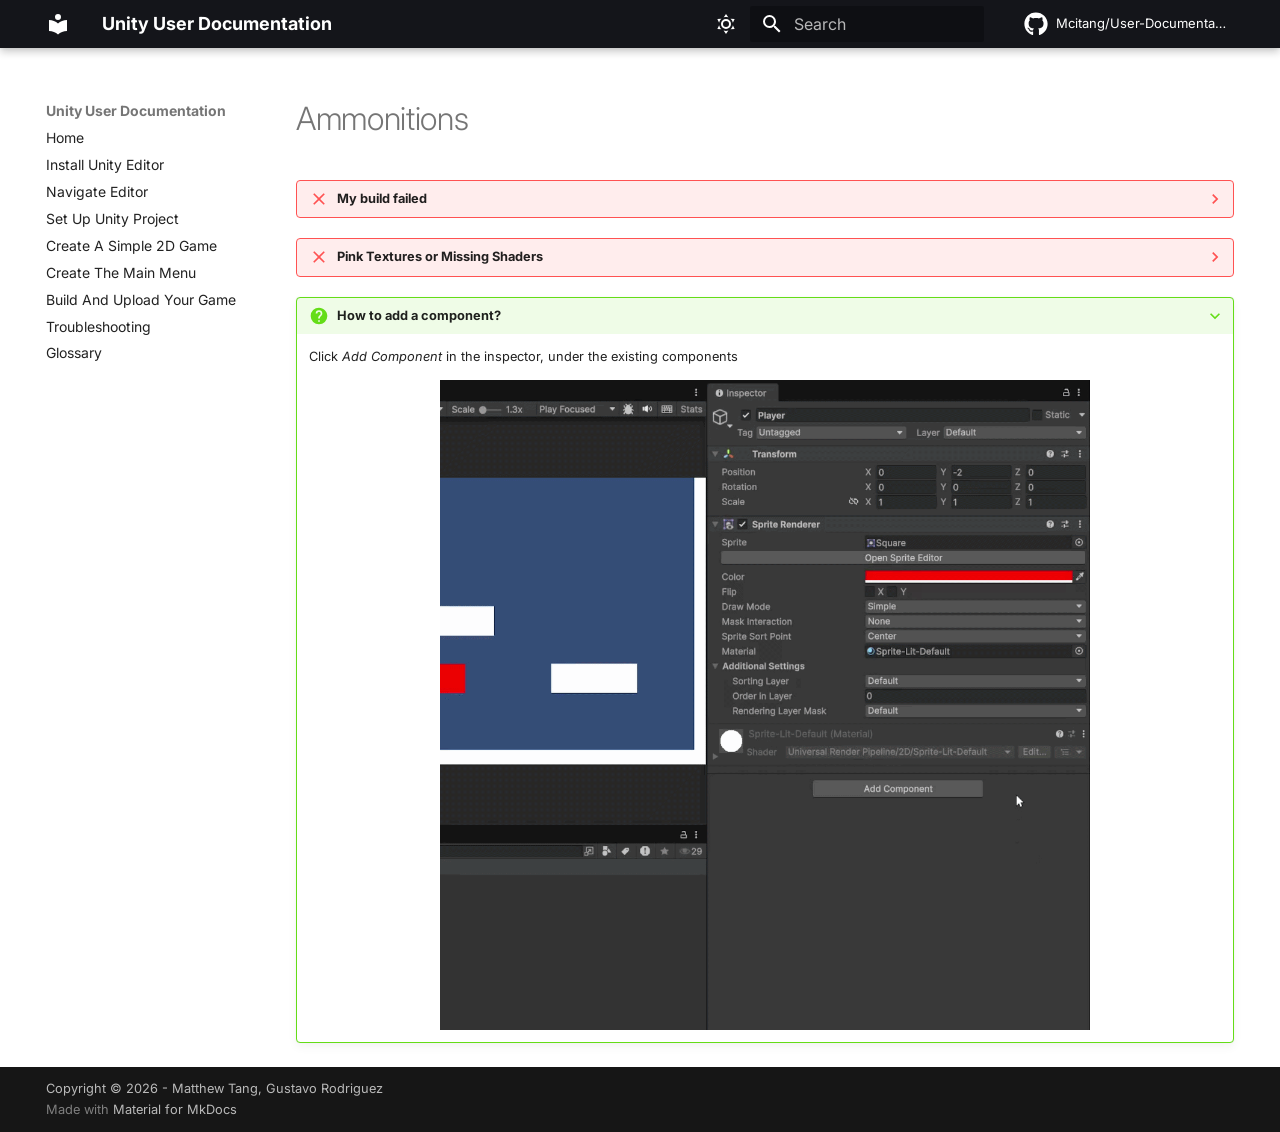
<file: ammonitions/index.html>
<!doctype html>
<html lang="en" class="no-js">
  <head>
    
      <meta charset="utf-8">
      <meta name="viewport" content="width=device-width,initial-scale=1">
      
      
      
        <link rel="canonical" href="https://mcitang.github.io/User-Documentation/ammonitions/">
      
      
      
      
        
      
      
      <link rel="icon" href="../assets/images/favicon.png">
      <meta name="generator" content="mkdocs-1.6.1, mkdocs-material-9.7.6">
    
    
      
        <title>Ammonitions - Unity User Documentation</title>
      
    
    
      <link rel="stylesheet" href="../assets/stylesheets/main.484c7ddc.min.css">
      
        
        <link rel="stylesheet" href="../assets/stylesheets/palette.ab4e12ef.min.css">
      
      


    
    
      
    
    
      
        
        
        <link rel="preconnect" href="https://fonts.gstatic.com" crossorigin>
        <link rel="stylesheet" href="https://fonts.googleapis.com/css?family=Inter:300,300i,400,400i,700,700i%7CFira+Code:400,400i,700,700i&display=fallback">
        <style>:root{--md-text-font:"Inter";--md-code-font:"Fira Code"}</style>
      
    
    
      <link rel="stylesheet" href="../stylesheets/styles.css">
    
      <link rel="stylesheet" href="../stylesheets/util.style.css">
    
      <link rel="stylesheet" href="../stylesheets/pages/glossary.style.css">
    
    <script>__md_scope=new URL("..",location),__md_hash=e=>[...e].reduce(((e,_)=>(e<<5)-e+_.charCodeAt(0)),0),__md_get=(e,_=localStorage,t=__md_scope)=>JSON.parse(_.getItem(t.pathname+"."+e)),__md_set=(e,_,t=localStorage,a=__md_scope)=>{try{t.setItem(a.pathname+"."+e,JSON.stringify(_))}catch(e){}}</script>
    
      

    
    
  </head>
  
  
    
    
      
    
    
    
    
    <body dir="ltr" data-md-color-scheme="default" data-md-color-primary="black" data-md-color-accent="indigo">
  
    
    <input class="md-toggle" data-md-toggle="drawer" type="checkbox" id="__drawer" autocomplete="off">
    <input class="md-toggle" data-md-toggle="search" type="checkbox" id="__search" autocomplete="off">
    <label class="md-overlay" for="__drawer"></label>
    <div data-md-component="skip">
      
    </div>
    <div data-md-component="announce">
      
    </div>
    
    
      

  

<header class="md-header md-header--shadow" data-md-component="header">
  <nav class="md-header__inner md-grid" aria-label="Header">
    <a href=".." title="Unity User Documentation" class="md-header__button md-logo" aria-label="Unity User Documentation" data-md-component="logo">
      
  
  <svg xmlns="http://www.w3.org/2000/svg" viewBox="0 0 24 24"><path d="M12 8a3 3 0 0 0 3-3 3 3 0 0 0-3-3 3 3 0 0 0-3 3 3 3 0 0 0 3 3m0 3.54C9.64 9.35 6.5 8 3 8v11c3.5 0 6.64 1.35 9 3.54 2.36-2.19 5.5-3.54 9-3.54V8c-3.5 0-6.64 1.35-9 3.54"/></svg>

    </a>
    <label class="md-header__button md-icon" for="__drawer">
      
      <svg xmlns="http://www.w3.org/2000/svg" viewBox="0 0 24 24"><path d="M3 6h18v2H3zm0 5h18v2H3zm0 5h18v2H3z"/></svg>
    </label>
    <div class="md-header__title" data-md-component="header-title">
      <div class="md-header__ellipsis">
        <div class="md-header__topic">
          <span class="md-ellipsis">
            Unity User Documentation
          </span>
        </div>
        <div class="md-header__topic" data-md-component="header-topic">
          <span class="md-ellipsis">
            
              Ammonitions
            
          </span>
        </div>
      </div>
    </div>
    
      
        <form class="md-header__option" data-md-component="palette">
  
    
    
    
    <input class="md-option" data-md-color-media="(prefers-color-scheme: light)" data-md-color-scheme="default" data-md-color-primary="black" data-md-color-accent="indigo"  aria-label="Dark mode"  type="radio" name="__palette" id="__palette_0">
    
      <label class="md-header__button md-icon" title="Dark mode" for="__palette_1" hidden>
        <svg xmlns="http://www.w3.org/2000/svg" viewBox="0 0 24 24"><path d="M12 7a5 5 0 0 1 5 5 5 5 0 0 1-5 5 5 5 0 0 1-5-5 5 5 0 0 1 5-5m0 2a3 3 0 0 0-3 3 3 3 0 0 0 3 3 3 3 0 0 0 3-3 3 3 0 0 0-3-3m0-7 2.39 3.42C13.65 5.15 12.84 5 12 5s-1.65.15-2.39.42zM3.34 7l4.16-.35A7.2 7.2 0 0 0 5.94 8.5c-.44.74-.69 1.5-.83 2.29zm.02 10 1.76-3.77a7.131 7.131 0 0 0 2.38 4.14zM20.65 7l-1.77 3.79a7.02 7.02 0 0 0-2.38-4.15zm-.01 10-4.14.36c.59-.51 1.12-1.14 1.54-1.86.42-.73.69-1.5.83-2.29zM12 22l-2.41-3.44c.74.27 1.55.44 2.41.44.82 0 1.63-.17 2.37-.44z"/></svg>
      </label>
    
  
    
    
    
    <input class="md-option" data-md-color-media="(prefers-color-scheme: dark)" data-md-color-scheme="slate" data-md-color-primary="grey" data-md-color-accent="indigo"  aria-label="Light mode"  type="radio" name="__palette" id="__palette_1">
    
      <label class="md-header__button md-icon" title="Light mode" for="__palette_0" hidden>
        <svg xmlns="http://www.w3.org/2000/svg" viewBox="0 0 24 24"><path d="m17.75 4.09-2.53 1.94.91 3.06-2.63-1.81-2.63 1.81.91-3.06-2.53-1.94L12.44 4l1.06-3 1.06 3zm3.5 6.91-1.64 1.25.59 1.98-1.7-1.17-1.7 1.17.59-1.98L15.75 11l2.06-.05L18.5 9l.69 1.95zm-2.28 4.95c.83-.08 1.72 1.1 1.19 1.85-.32.45-.66.87-1.08 1.27C15.17 23 8.84 23 4.94 19.07c-3.91-3.9-3.91-10.24 0-14.14.4-.4.82-.76 1.27-1.08.75-.53 1.93.36 1.85 1.19-.27 2.86.69 5.83 2.89 8.02a9.96 9.96 0 0 0 8.02 2.89m-1.64 2.02a12.08 12.08 0 0 1-7.8-3.47c-2.17-2.19-3.33-5-3.49-7.82-2.81 3.14-2.7 7.96.31 10.98 3.02 3.01 7.84 3.12 10.98.31"/></svg>
      </label>
    
  
</form>
      
    
    
      <script>var palette=__md_get("__palette");if(palette&&palette.color){if("(prefers-color-scheme)"===palette.color.media){var media=matchMedia("(prefers-color-scheme: light)"),input=document.querySelector(media.matches?"[data-md-color-media='(prefers-color-scheme: light)']":"[data-md-color-media='(prefers-color-scheme: dark)']");palette.color.media=input.getAttribute("data-md-color-media"),palette.color.scheme=input.getAttribute("data-md-color-scheme"),palette.color.primary=input.getAttribute("data-md-color-primary"),palette.color.accent=input.getAttribute("data-md-color-accent")}for(var[key,value]of Object.entries(palette.color))document.body.setAttribute("data-md-color-"+key,value)}</script>
    
    
    
      
      
        <label class="md-header__button md-icon" for="__search">
          
          <svg xmlns="http://www.w3.org/2000/svg" viewBox="0 0 24 24"><path d="M9.5 3A6.5 6.5 0 0 1 16 9.5c0 1.61-.59 3.09-1.56 4.23l.27.27h.79l5 5-1.5 1.5-5-5v-.79l-.27-.27A6.52 6.52 0 0 1 9.5 16 6.5 6.5 0 0 1 3 9.5 6.5 6.5 0 0 1 9.5 3m0 2C7 5 5 7 5 9.5S7 14 9.5 14 14 12 14 9.5 12 5 9.5 5"/></svg>
        </label>
        <div class="md-search" data-md-component="search" role="dialog">
  <label class="md-search__overlay" for="__search"></label>
  <div class="md-search__inner" role="search">
    <form class="md-search__form" name="search">
      <input type="text" class="md-search__input" name="query" aria-label="Search" placeholder="Search" autocapitalize="off" autocorrect="off" autocomplete="off" spellcheck="false" data-md-component="search-query" required>
      <label class="md-search__icon md-icon" for="__search">
        
        <svg xmlns="http://www.w3.org/2000/svg" viewBox="0 0 24 24"><path d="M9.5 3A6.5 6.5 0 0 1 16 9.5c0 1.61-.59 3.09-1.56 4.23l.27.27h.79l5 5-1.5 1.5-5-5v-.79l-.27-.27A6.52 6.52 0 0 1 9.5 16 6.5 6.5 0 0 1 3 9.5 6.5 6.5 0 0 1 9.5 3m0 2C7 5 5 7 5 9.5S7 14 9.5 14 14 12 14 9.5 12 5 9.5 5"/></svg>
        
        <svg xmlns="http://www.w3.org/2000/svg" viewBox="0 0 24 24"><path d="M20 11v2H8l5.5 5.5-1.42 1.42L4.16 12l7.92-7.92L13.5 5.5 8 11z"/></svg>
      </label>
      <nav class="md-search__options" aria-label="Search">
        
        <button type="reset" class="md-search__icon md-icon" title="Clear" aria-label="Clear" tabindex="-1">
          
          <svg xmlns="http://www.w3.org/2000/svg" viewBox="0 0 24 24"><path d="M19 6.41 17.59 5 12 10.59 6.41 5 5 6.41 10.59 12 5 17.59 6.41 19 12 13.41 17.59 19 19 17.59 13.41 12z"/></svg>
        </button>
      </nav>
      
    </form>
    <div class="md-search__output">
      <div class="md-search__scrollwrap" tabindex="0" data-md-scrollfix>
        <div class="md-search-result" data-md-component="search-result">
          <div class="md-search-result__meta">
            Initializing search
          </div>
          <ol class="md-search-result__list" role="presentation"></ol>
        </div>
      </div>
    </div>
  </div>
</div>
      
    
    
      <div class="md-header__source">
        <a href="https://github.com/Mcitang/User-Documentation" title="Go to repository" class="md-source" data-md-component="source">
  <div class="md-source__icon md-icon">
    
    <svg xmlns="http://www.w3.org/2000/svg" viewBox="0 0 512 512"><!--! Font Awesome Free 7.1.0 by @fontawesome - https://fontawesome.com License - https://fontawesome.com/license/free (Icons: CC BY 4.0, Fonts: SIL OFL 1.1, Code: MIT License) Copyright 2025 Fonticons, Inc.--><path d="M173.9 397.4c0 2-2.3 3.6-5.2 3.6-3.3.3-5.6-1.3-5.6-3.6 0-2 2.3-3.6 5.2-3.6 3-.3 5.6 1.3 5.6 3.6m-31.1-4.5c-.7 2 1.3 4.3 4.3 4.9 2.6 1 5.6 0 6.2-2s-1.3-4.3-4.3-5.2c-2.6-.7-5.5.3-6.2 2.3m44.2-1.7c-2.9.7-4.9 2.6-4.6 4.9.3 2 2.9 3.3 5.9 2.6 2.9-.7 4.9-2.6 4.6-4.6-.3-1.9-3-3.2-5.9-2.9M252.8 8C114.1 8 8 113.3 8 252c0 110.9 69.8 205.8 169.5 239.2 12.8 2.3 17.3-5.6 17.3-12.1 0-6.2-.3-40.4-.3-61.4 0 0-70 15-84.7-29.8 0 0-11.4-29.1-27.8-36.6 0 0-22.9-15.7 1.6-15.4 0 0 24.9 2 38.6 25.8 21.9 38.6 58.6 27.5 72.9 20.9 2.3-16 8.8-27.1 16-33.7-55.9-6.2-112.3-14.3-112.3-110.5 0-27.5 7.6-41.3 23.6-58.9-2.6-6.5-11.1-33.3 2.6-67.9 20.9-6.5 69 27 69 27 20-5.6 41.5-8.5 62.8-8.5s42.8 2.9 62.8 8.5c0 0 48.1-33.6 69-27 13.7 34.7 5.2 61.4 2.6 67.9 16 17.7 25.8 31.5 25.8 58.9 0 96.5-58.9 104.2-114.8 110.5 9.2 7.9 17 22.9 17 46.4 0 33.7-.3 75.4-.3 83.6 0 6.5 4.6 14.4 17.3 12.1C436.2 457.8 504 362.9 504 252 504 113.3 391.5 8 252.8 8M105.2 352.9c-1.3 1-1 3.3.7 5.2 1.6 1.6 3.9 2.3 5.2 1 1.3-1 1-3.3-.7-5.2-1.6-1.6-3.9-2.3-5.2-1m-10.8-8.1c-.7 1.3.3 2.9 2.3 3.9 1.6 1 3.6.7 4.3-.7.7-1.3-.3-2.9-2.3-3.9-2-.6-3.6-.3-4.3.7m32.4 35.6c-1.6 1.3-1 4.3 1.3 6.2 2.3 2.3 5.2 2.6 6.5 1 1.3-1.3.7-4.3-1.3-6.2-2.2-2.3-5.2-2.6-6.5-1m-11.4-14.7c-1.6 1-1.6 3.6 0 5.9s4.3 3.3 5.6 2.3c1.6-1.3 1.6-3.9 0-6.2-1.4-2.3-4-3.3-5.6-2"/></svg>
  </div>
  <div class="md-source__repository">
    Mcitang/User-Documentation
  </div>
</a>
      </div>
    
  </nav>
  
</header>
    
    <div class="md-container" data-md-component="container">
      
      
        
          
        
      
      <main class="md-main" data-md-component="main">
        <div class="md-main__inner md-grid">
          
            
              
              <div class="md-sidebar md-sidebar--primary" data-md-component="sidebar" data-md-type="navigation" >
                <div class="md-sidebar__scrollwrap">
                  <div class="md-sidebar__inner">
                    



  

<nav class="md-nav md-nav--primary md-nav--integrated" aria-label="Navigation" data-md-level="0">
  <label class="md-nav__title" for="__drawer">
    <a href=".." title="Unity User Documentation" class="md-nav__button md-logo" aria-label="Unity User Documentation" data-md-component="logo">
      
  
  <svg xmlns="http://www.w3.org/2000/svg" viewBox="0 0 24 24"><path d="M12 8a3 3 0 0 0 3-3 3 3 0 0 0-3-3 3 3 0 0 0-3 3 3 3 0 0 0 3 3m0 3.54C9.64 9.35 6.5 8 3 8v11c3.5 0 6.64 1.35 9 3.54 2.36-2.19 5.5-3.54 9-3.54V8c-3.5 0-6.64 1.35-9 3.54"/></svg>

    </a>
    Unity User Documentation
  </label>
  
    <div class="md-nav__source">
      <a href="https://github.com/Mcitang/User-Documentation" title="Go to repository" class="md-source" data-md-component="source">
  <div class="md-source__icon md-icon">
    
    <svg xmlns="http://www.w3.org/2000/svg" viewBox="0 0 512 512"><!--! Font Awesome Free 7.1.0 by @fontawesome - https://fontawesome.com License - https://fontawesome.com/license/free (Icons: CC BY 4.0, Fonts: SIL OFL 1.1, Code: MIT License) Copyright 2025 Fonticons, Inc.--><path d="M173.9 397.4c0 2-2.3 3.6-5.2 3.6-3.3.3-5.6-1.3-5.6-3.6 0-2 2.3-3.6 5.2-3.6 3-.3 5.6 1.3 5.6 3.6m-31.1-4.5c-.7 2 1.3 4.3 4.3 4.9 2.6 1 5.6 0 6.2-2s-1.3-4.3-4.3-5.2c-2.6-.7-5.5.3-6.2 2.3m44.2-1.7c-2.9.7-4.9 2.6-4.6 4.9.3 2 2.9 3.3 5.9 2.6 2.9-.7 4.9-2.6 4.6-4.6-.3-1.9-3-3.2-5.9-2.9M252.8 8C114.1 8 8 113.3 8 252c0 110.9 69.8 205.8 169.5 239.2 12.8 2.3 17.3-5.6 17.3-12.1 0-6.2-.3-40.4-.3-61.4 0 0-70 15-84.7-29.8 0 0-11.4-29.1-27.8-36.6 0 0-22.9-15.7 1.6-15.4 0 0 24.9 2 38.6 25.8 21.9 38.6 58.6 27.5 72.9 20.9 2.3-16 8.8-27.1 16-33.7-55.9-6.2-112.3-14.3-112.3-110.5 0-27.5 7.6-41.3 23.6-58.9-2.6-6.5-11.1-33.3 2.6-67.9 20.9-6.5 69 27 69 27 20-5.6 41.5-8.5 62.8-8.5s42.8 2.9 62.8 8.5c0 0 48.1-33.6 69-27 13.7 34.7 5.2 61.4 2.6 67.9 16 17.7 25.8 31.5 25.8 58.9 0 96.5-58.9 104.2-114.8 110.5 9.2 7.9 17 22.9 17 46.4 0 33.7-.3 75.4-.3 83.6 0 6.5 4.6 14.4 17.3 12.1C436.2 457.8 504 362.9 504 252 504 113.3 391.5 8 252.8 8M105.2 352.9c-1.3 1-1 3.3.7 5.2 1.6 1.6 3.9 2.3 5.2 1 1.3-1 1-3.3-.7-5.2-1.6-1.6-3.9-2.3-5.2-1m-10.8-8.1c-.7 1.3.3 2.9 2.3 3.9 1.6 1 3.6.7 4.3-.7.7-1.3-.3-2.9-2.3-3.9-2-.6-3.6-.3-4.3.7m32.4 35.6c-1.6 1.3-1 4.3 1.3 6.2 2.3 2.3 5.2 2.6 6.5 1 1.3-1.3.7-4.3-1.3-6.2-2.2-2.3-5.2-2.6-6.5-1m-11.4-14.7c-1.6 1-1.6 3.6 0 5.9s4.3 3.3 5.6 2.3c1.6-1.3 1.6-3.9 0-6.2-1.4-2.3-4-3.3-5.6-2"/></svg>
  </div>
  <div class="md-source__repository">
    Mcitang/User-Documentation
  </div>
</a>
    </div>
  
  <ul class="md-nav__list" data-md-scrollfix>
    
      
      
  
  
  
  
    <li class="md-nav__item">
      <a href=".." class="md-nav__link">
        
  
  
  <span class="md-ellipsis">
    
  
    Home
  

    
  </span>
  
  

      </a>
    </li>
  

    
      
      
  
  
  
  
    <li class="md-nav__item">
      <a href="../install-editor/" class="md-nav__link">
        
  
  
  <span class="md-ellipsis">
    
  
    Install Unity Editor
  

    
  </span>
  
  

      </a>
    </li>
  

    
      
      
  
  
  
  
    <li class="md-nav__item">
      <a href="../navigate-editor/" class="md-nav__link">
        
  
  
  <span class="md-ellipsis">
    
  
    Navigate Editor
  

    
  </span>
  
  

      </a>
    </li>
  

    
      
      
  
  
  
  
    <li class="md-nav__item">
      <a href="../setup-project/" class="md-nav__link">
        
  
  
  <span class="md-ellipsis">
    
  
    Set Up Unity Project
  

    
  </span>
  
  

      </a>
    </li>
  

    
      
      
  
  
  
  
    <li class="md-nav__item">
      <a href="../make-game/" class="md-nav__link">
        
  
  
  <span class="md-ellipsis">
    
  
    Create A Simple 2D Game
  

    
  </span>
  
  

      </a>
    </li>
  

    
      
      
  
  
  
  
    <li class="md-nav__item">
      <a href="../make-menus/" class="md-nav__link">
        
  
  
  <span class="md-ellipsis">
    
  
    Create The Main Menu
  

    
  </span>
  
  

      </a>
    </li>
  

    
      
      
  
  
  
  
    <li class="md-nav__item">
      <a href="../build-game/" class="md-nav__link">
        
  
  
  <span class="md-ellipsis">
    
  
    Build And Upload Your Game
  

    
  </span>
  
  

      </a>
    </li>
  

    
      
      
  
  
  
  
    <li class="md-nav__item">
      <a href="../troubleshooting/" class="md-nav__link">
        
  
  
  <span class="md-ellipsis">
    
  
    Troubleshooting
  

    
  </span>
  
  

      </a>
    </li>
  

    
      
      
  
  
  
  
    <li class="md-nav__item">
      <a href="../glossary/" class="md-nav__link">
        
  
  
  <span class="md-ellipsis">
    
  
    Glossary
  

    
  </span>
  
  

      </a>
    </li>
  

    
  </ul>
</nav>
                  </div>
                </div>
              </div>
            
            
          
          
            <div class="md-content" data-md-component="content">
              
              <article class="md-content__inner md-typeset">
                
                  


  
  


  <h1>Ammonitions</h1>

<details class="failure">
<summary>My build failed</summary>
<p>The most common reason a build fails is one of your scripts has imports that you are not using aside from <code>System</code> and <code>System.Collections</code>. Open each script and make sure there are no unused imports at the top of any of them.</p>
</details>
<details class="failure">
<summary>Pink Textures or Missing Shaders</summary>
<p>If objects in your scene appear bright pink, it usually means the shader is incompatible with your current Render Pipeline (URP).</p>
<p>Select the material and go to</p>
<blockquote>
<p>Edit &gt; Render Pipeline &gt; Universal Render Pipeline &gt; Upgrade Selected Materials to URP.</p>
</blockquote>
</details>
<details class="question" open="open">
<summary>How to add a component?</summary>
<p>Click <em>Add Component</em> in the inspector, under the existing components</p>
<p><img _="," alt="Adding a component" class="center" src="../assets/make-game/add-component.gif" style="width: 650px;" /></p>
</details>
<!-- Glossary -->

<!-- Hyperlinks -->

<!-- Images -->

<!-- GIFs -->












                
              </article>
            </div>
          
          
<script>var target=document.getElementById(location.hash.slice(1));target&&target.name&&(target.checked=target.name.startsWith("__tabbed_"))</script>
        </div>
        
          <button type="button" class="md-top md-icon" data-md-component="top" hidden>
  
  <svg xmlns="http://www.w3.org/2000/svg" viewBox="0 0 24 24"><path d="M13 20h-2V8l-5.5 5.5-1.42-1.42L12 4.16l7.92 7.92-1.42 1.42L13 8z"/></svg>
  Back to top
</button>
        
      </main>
      
        <footer class="md-footer">
  
    
  
  <div class="md-footer-meta md-typeset">
    <div class="md-footer-meta__inner md-grid">
      <div class="md-copyright">
  
    <div class="md-copyright__highlight">
      Copyright &copy; 2026 - Matthew Tang, Gustavo Rodriguez
    </div>
  
  
    Made with
    <a href="https://squidfunk.github.io/mkdocs-material/" target="_blank" rel="noopener">
      Material for MkDocs
    </a>
  
</div>
      
    </div>
  </div>
</footer>
      
    </div>
    <div class="md-dialog" data-md-component="dialog">
      <div class="md-dialog__inner md-typeset"></div>
    </div>
    
    
    
      
      
      <script id="__config" type="application/json">{"annotate": null, "base": "..", "features": ["navigation.top", "toc.integrate", "content.code.annotate", "content.code.copy", "navigation.footer"], "search": "../assets/javascripts/workers/search.2c215733.min.js", "tags": null, "translations": {"clipboard.copied": "Copied to clipboard", "clipboard.copy": "Copy to clipboard", "search.result.more.one": "1 more on this page", "search.result.more.other": "# more on this page", "search.result.none": "No matching documents", "search.result.one": "1 matching document", "search.result.other": "# matching documents", "search.result.placeholder": "Type to start searching", "search.result.term.missing": "Missing", "select.version": "Select version"}, "version": null}</script>
    
    
      <script src="../assets/javascripts/bundle.79ae519e.min.js"></script>
      
        <script src="../scripts/style.js"></script>
      
    
  </body>
</html>
</file>
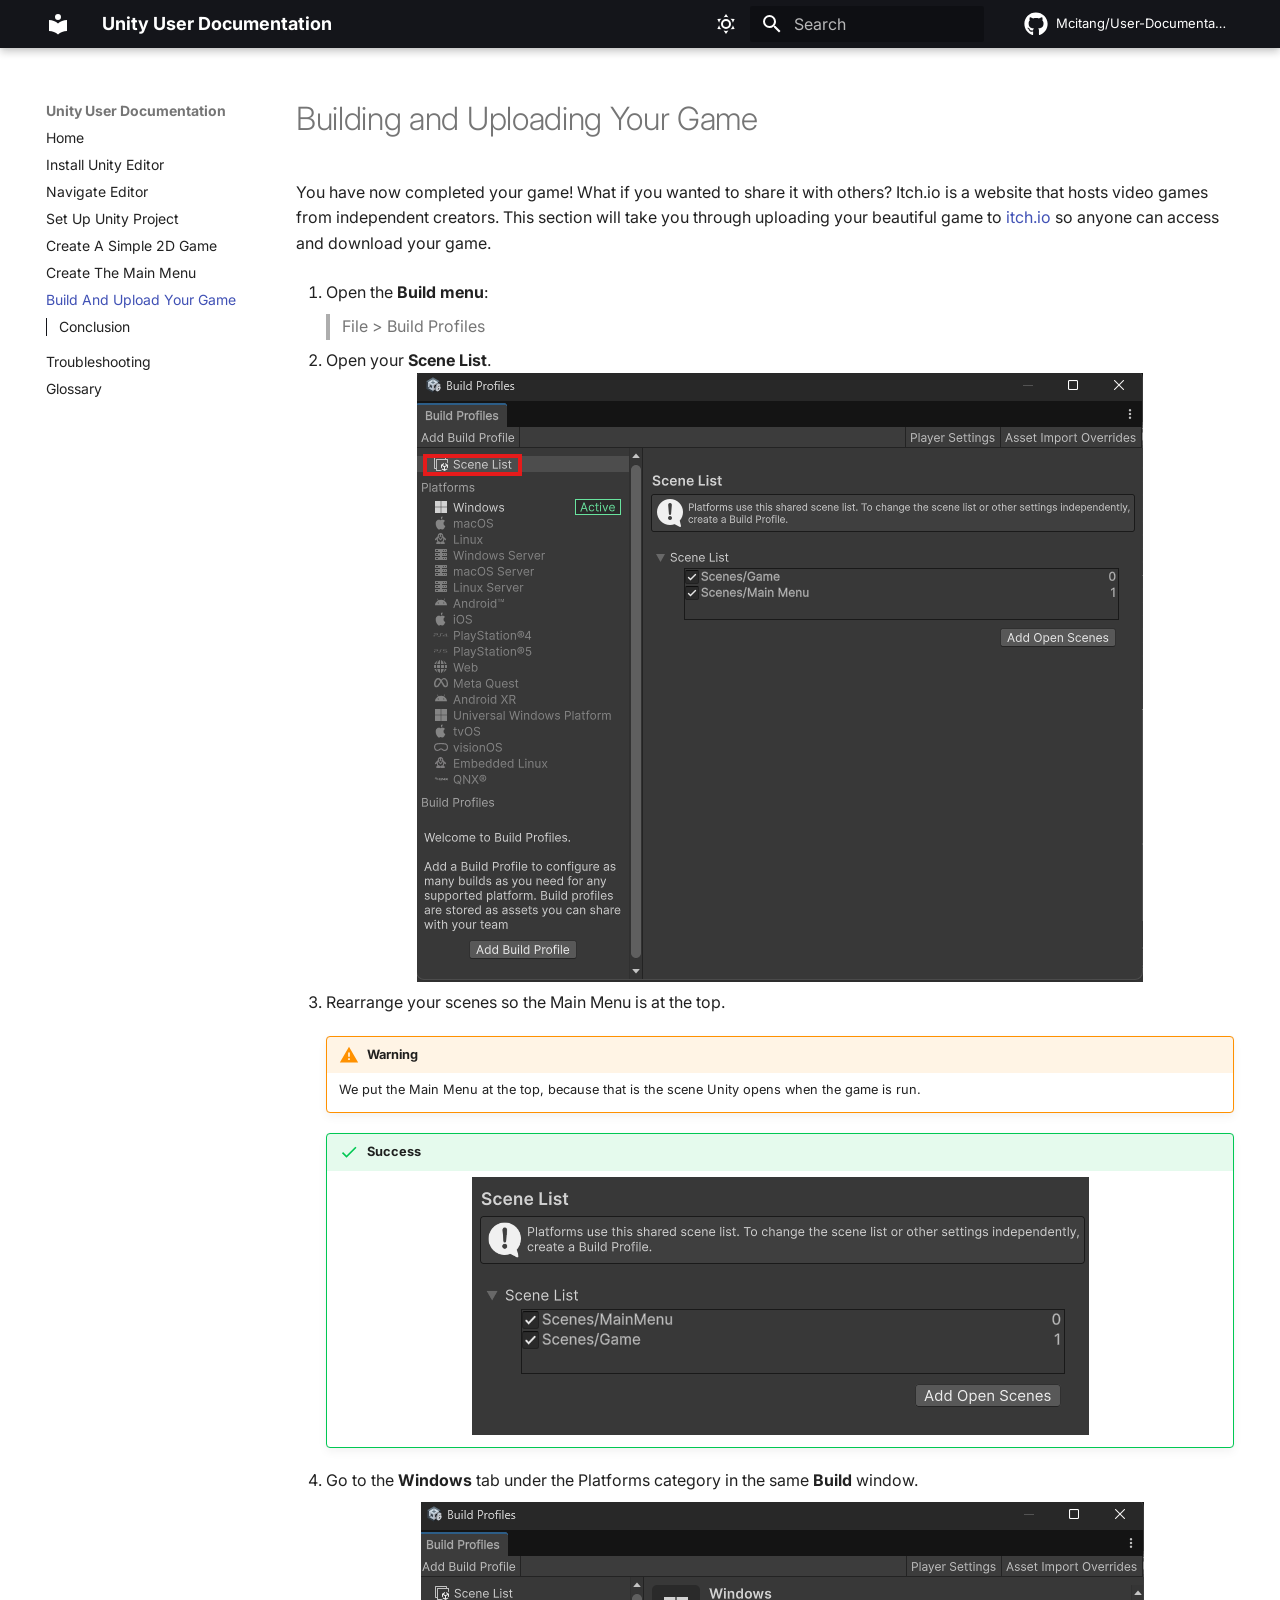
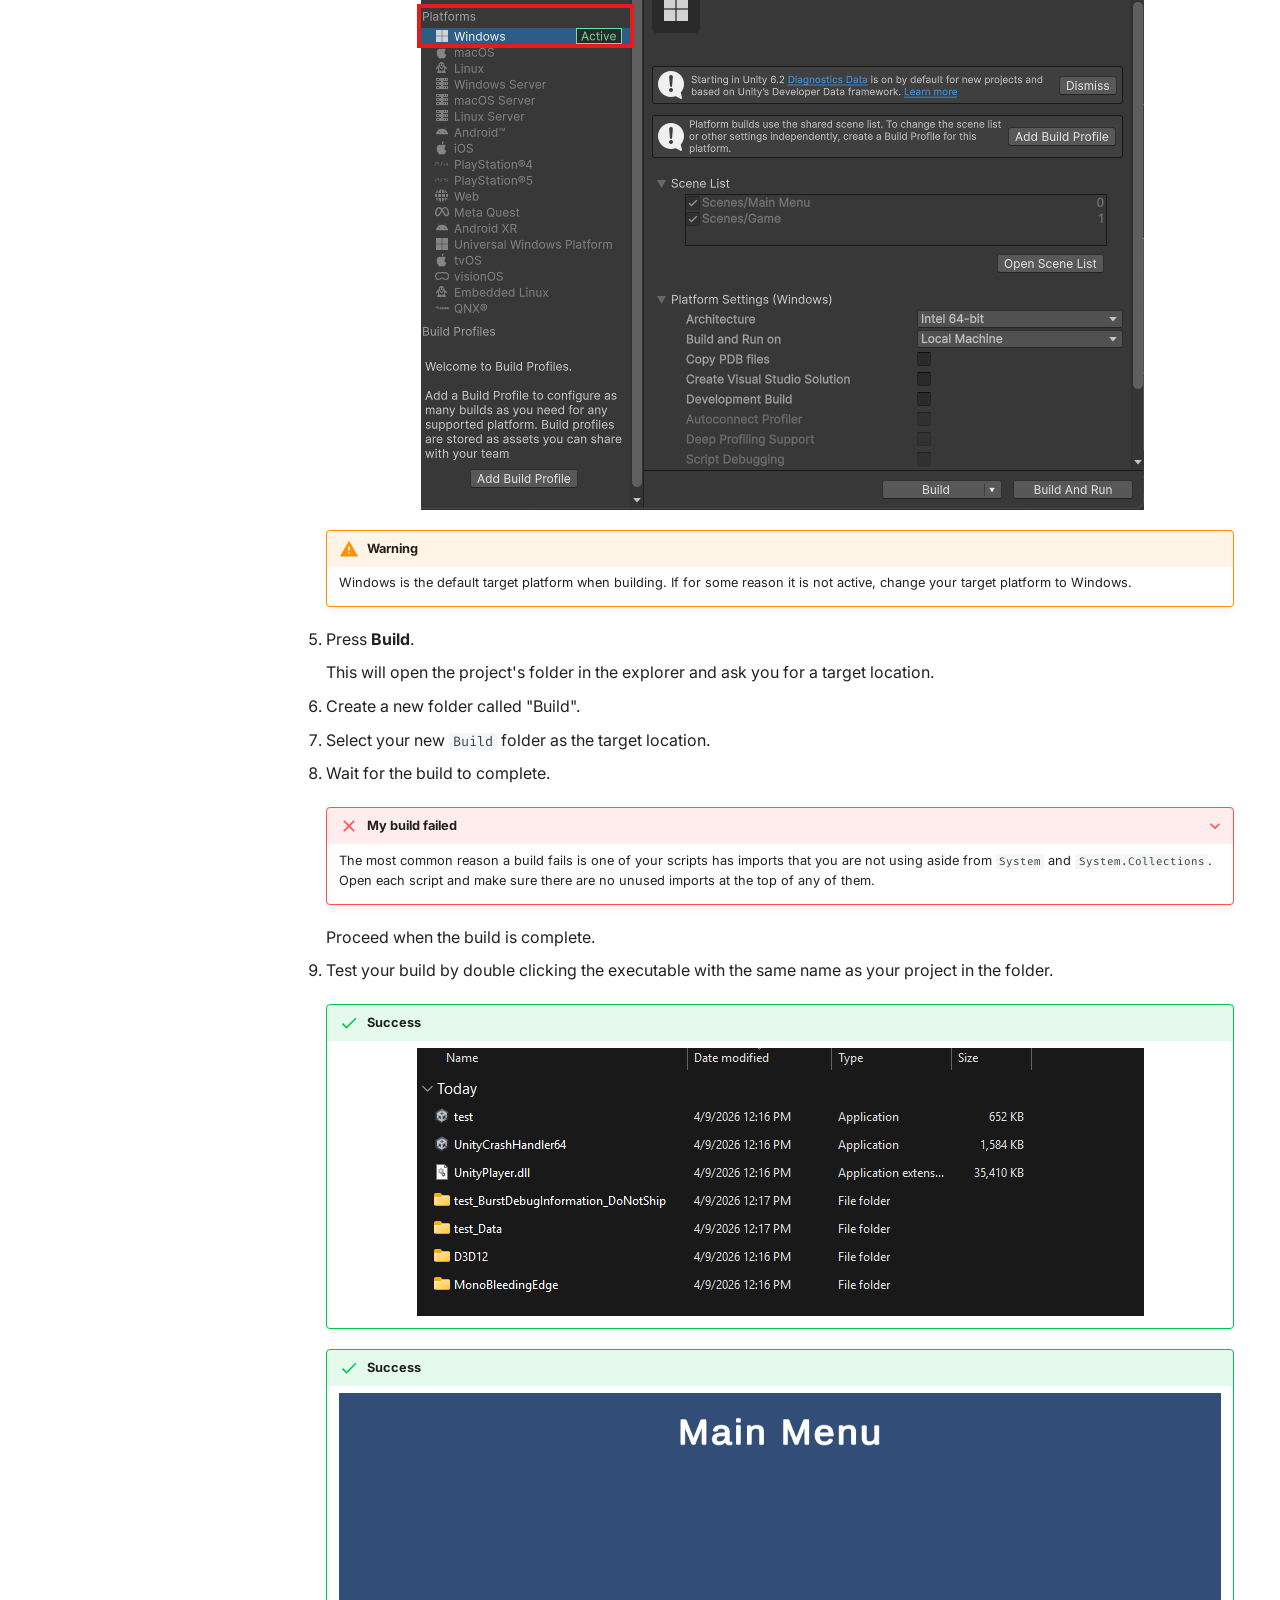
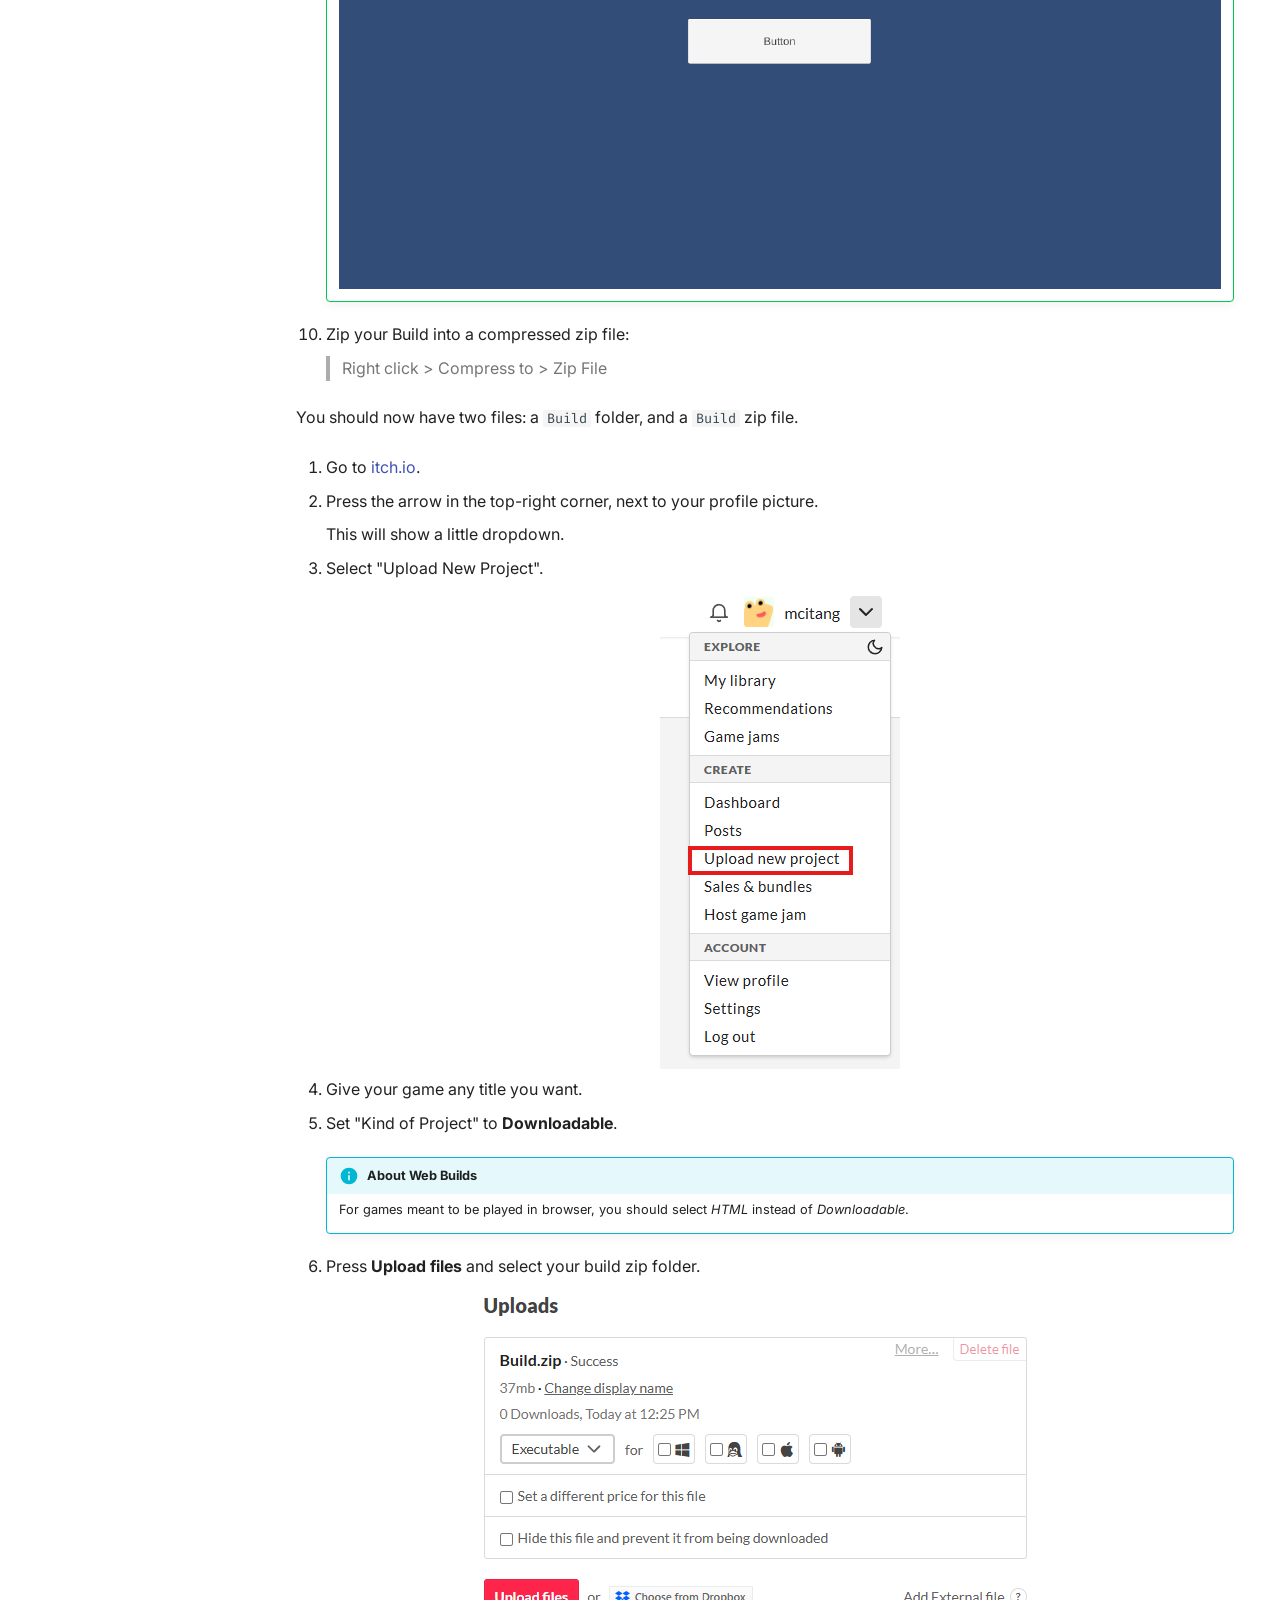
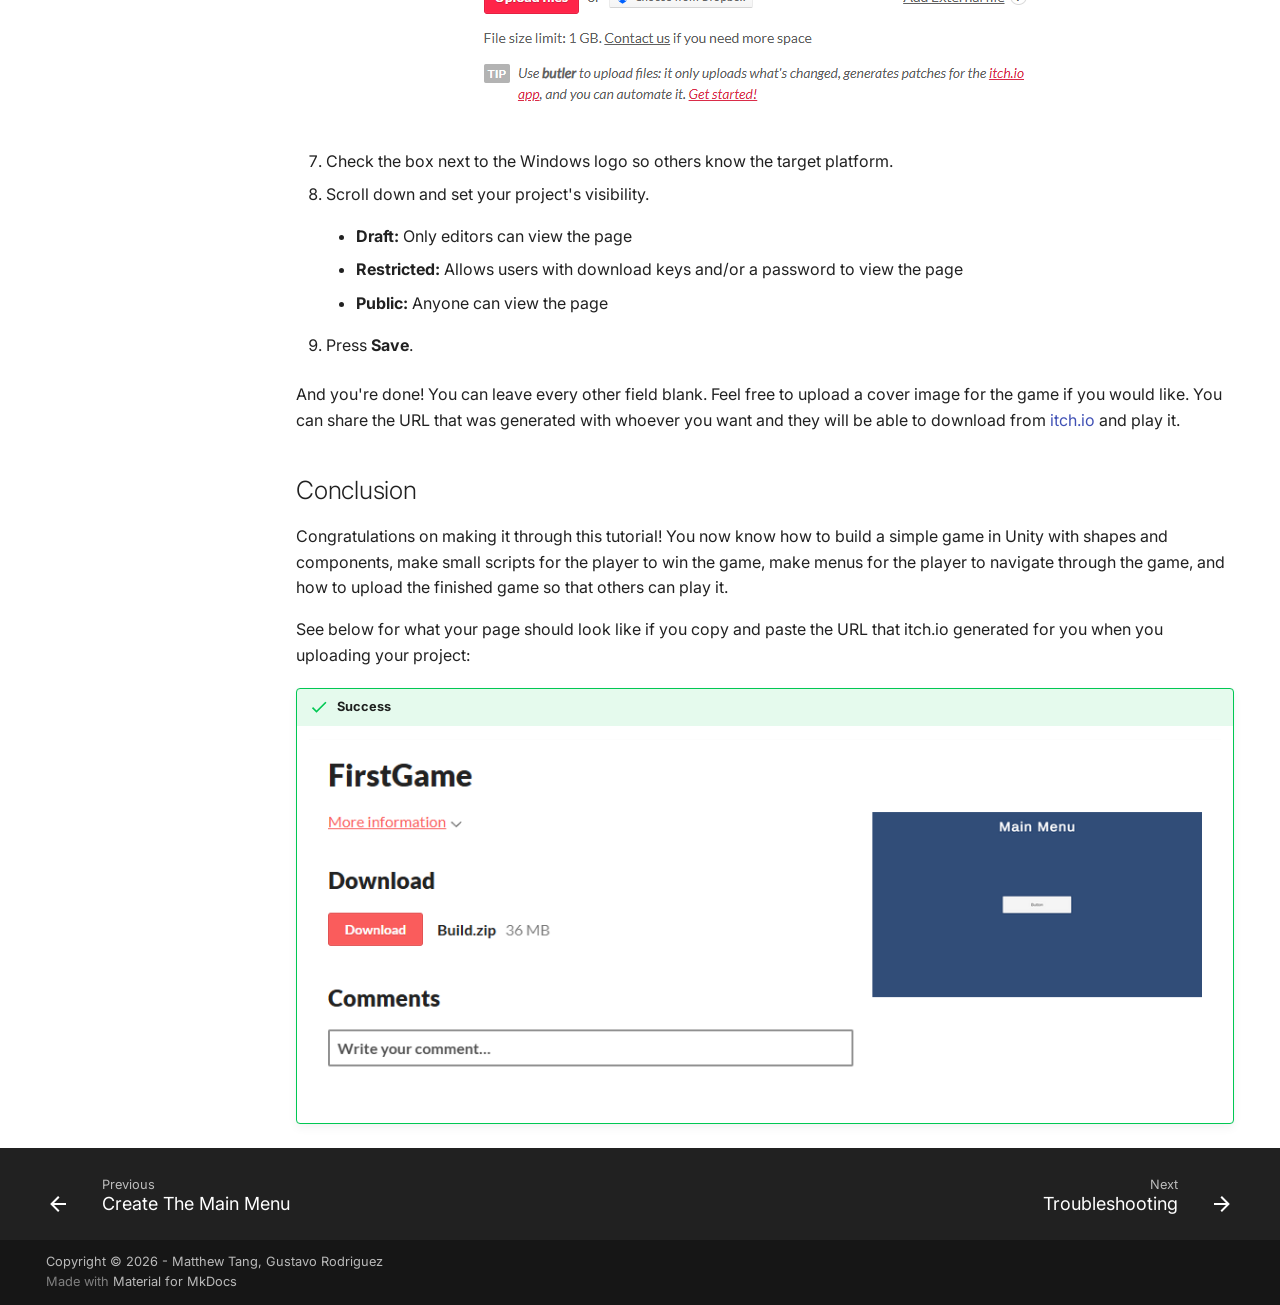
<file: build-game/index.html>
<!doctype html>
<html lang="en" class="no-js">
  <head>
    
      <meta charset="utf-8">
      <meta name="viewport" content="width=device-width,initial-scale=1">
      
      
      
        <link rel="canonical" href="https://mcitang.github.io/User-Documentation/build-game/">
      
      
        <link rel="prev" href="../make-menus/">
      
      
        <link rel="next" href="../troubleshooting/">
      
      
        
      
      
      <link rel="icon" href="../assets/images/favicon.png">
      <meta name="generator" content="mkdocs-1.6.1, mkdocs-material-9.7.6">
    
    
      
        <title>Build And Upload Your Game - Unity User Documentation</title>
      
    
    
      <link rel="stylesheet" href="../assets/stylesheets/main.484c7ddc.min.css">
      
        
        <link rel="stylesheet" href="../assets/stylesheets/palette.ab4e12ef.min.css">
      
      


    
    
      
    
    
      
        
        
        <link rel="preconnect" href="https://fonts.gstatic.com" crossorigin>
        <link rel="stylesheet" href="https://fonts.googleapis.com/css?family=Inter:300,300i,400,400i,700,700i%7CFira+Code:400,400i,700,700i&display=fallback">
        <style>:root{--md-text-font:"Inter";--md-code-font:"Fira Code"}</style>
      
    
    
      <link rel="stylesheet" href="../stylesheets/styles.css">
    
      <link rel="stylesheet" href="../stylesheets/util.style.css">
    
      <link rel="stylesheet" href="../stylesheets/pages/glossary.style.css">
    
    <script>__md_scope=new URL("..",location),__md_hash=e=>[...e].reduce(((e,_)=>(e<<5)-e+_.charCodeAt(0)),0),__md_get=(e,_=localStorage,t=__md_scope)=>JSON.parse(_.getItem(t.pathname+"."+e)),__md_set=(e,_,t=localStorage,a=__md_scope)=>{try{t.setItem(a.pathname+"."+e,JSON.stringify(_))}catch(e){}}</script>
    
      

    
    
  </head>
  
  
    
    
      
    
    
    
    
    <body dir="ltr" data-md-color-scheme="default" data-md-color-primary="black" data-md-color-accent="indigo">
  
    
    <input class="md-toggle" data-md-toggle="drawer" type="checkbox" id="__drawer" autocomplete="off">
    <input class="md-toggle" data-md-toggle="search" type="checkbox" id="__search" autocomplete="off">
    <label class="md-overlay" for="__drawer"></label>
    <div data-md-component="skip">
      
        
        <a href="#building-and-uploading-your-game" class="md-skip">
          Skip to content
        </a>
      
    </div>
    <div data-md-component="announce">
      
    </div>
    
    
      

  

<header class="md-header md-header--shadow" data-md-component="header">
  <nav class="md-header__inner md-grid" aria-label="Header">
    <a href=".." title="Unity User Documentation" class="md-header__button md-logo" aria-label="Unity User Documentation" data-md-component="logo">
      
  
  <svg xmlns="http://www.w3.org/2000/svg" viewBox="0 0 24 24"><path d="M12 8a3 3 0 0 0 3-3 3 3 0 0 0-3-3 3 3 0 0 0-3 3 3 3 0 0 0 3 3m0 3.54C9.64 9.35 6.5 8 3 8v11c3.5 0 6.64 1.35 9 3.54 2.36-2.19 5.5-3.54 9-3.54V8c-3.5 0-6.64 1.35-9 3.54"/></svg>

    </a>
    <label class="md-header__button md-icon" for="__drawer">
      
      <svg xmlns="http://www.w3.org/2000/svg" viewBox="0 0 24 24"><path d="M3 6h18v2H3zm0 5h18v2H3zm0 5h18v2H3z"/></svg>
    </label>
    <div class="md-header__title" data-md-component="header-title">
      <div class="md-header__ellipsis">
        <div class="md-header__topic">
          <span class="md-ellipsis">
            Unity User Documentation
          </span>
        </div>
        <div class="md-header__topic" data-md-component="header-topic">
          <span class="md-ellipsis">
            
              Build And Upload Your Game
            
          </span>
        </div>
      </div>
    </div>
    
      
        <form class="md-header__option" data-md-component="palette">
  
    
    
    
    <input class="md-option" data-md-color-media="(prefers-color-scheme: light)" data-md-color-scheme="default" data-md-color-primary="black" data-md-color-accent="indigo"  aria-label="Dark mode"  type="radio" name="__palette" id="__palette_0">
    
      <label class="md-header__button md-icon" title="Dark mode" for="__palette_1" hidden>
        <svg xmlns="http://www.w3.org/2000/svg" viewBox="0 0 24 24"><path d="M12 7a5 5 0 0 1 5 5 5 5 0 0 1-5 5 5 5 0 0 1-5-5 5 5 0 0 1 5-5m0 2a3 3 0 0 0-3 3 3 3 0 0 0 3 3 3 3 0 0 0 3-3 3 3 0 0 0-3-3m0-7 2.39 3.42C13.65 5.15 12.84 5 12 5s-1.65.15-2.39.42zM3.34 7l4.16-.35A7.2 7.2 0 0 0 5.94 8.5c-.44.74-.69 1.5-.83 2.29zm.02 10 1.76-3.77a7.131 7.131 0 0 0 2.38 4.14zM20.65 7l-1.77 3.79a7.02 7.02 0 0 0-2.38-4.15zm-.01 10-4.14.36c.59-.51 1.12-1.14 1.54-1.86.42-.73.69-1.5.83-2.29zM12 22l-2.41-3.44c.74.27 1.55.44 2.41.44.82 0 1.63-.17 2.37-.44z"/></svg>
      </label>
    
  
    
    
    
    <input class="md-option" data-md-color-media="(prefers-color-scheme: dark)" data-md-color-scheme="slate" data-md-color-primary="grey" data-md-color-accent="indigo"  aria-label="Light mode"  type="radio" name="__palette" id="__palette_1">
    
      <label class="md-header__button md-icon" title="Light mode" for="__palette_0" hidden>
        <svg xmlns="http://www.w3.org/2000/svg" viewBox="0 0 24 24"><path d="m17.75 4.09-2.53 1.94.91 3.06-2.63-1.81-2.63 1.81.91-3.06-2.53-1.94L12.44 4l1.06-3 1.06 3zm3.5 6.91-1.64 1.25.59 1.98-1.7-1.17-1.7 1.17.59-1.98L15.75 11l2.06-.05L18.5 9l.69 1.95zm-2.28 4.95c.83-.08 1.72 1.1 1.19 1.85-.32.45-.66.87-1.08 1.27C15.17 23 8.84 23 4.94 19.07c-3.91-3.9-3.91-10.24 0-14.14.4-.4.82-.76 1.27-1.08.75-.53 1.93.36 1.85 1.19-.27 2.86.69 5.83 2.89 8.02a9.96 9.96 0 0 0 8.02 2.89m-1.64 2.02a12.08 12.08 0 0 1-7.8-3.47c-2.17-2.19-3.33-5-3.49-7.82-2.81 3.14-2.7 7.96.31 10.98 3.02 3.01 7.84 3.12 10.98.31"/></svg>
      </label>
    
  
</form>
      
    
    
      <script>var palette=__md_get("__palette");if(palette&&palette.color){if("(prefers-color-scheme)"===palette.color.media){var media=matchMedia("(prefers-color-scheme: light)"),input=document.querySelector(media.matches?"[data-md-color-media='(prefers-color-scheme: light)']":"[data-md-color-media='(prefers-color-scheme: dark)']");palette.color.media=input.getAttribute("data-md-color-media"),palette.color.scheme=input.getAttribute("data-md-color-scheme"),palette.color.primary=input.getAttribute("data-md-color-primary"),palette.color.accent=input.getAttribute("data-md-color-accent")}for(var[key,value]of Object.entries(palette.color))document.body.setAttribute("data-md-color-"+key,value)}</script>
    
    
    
      
      
        <label class="md-header__button md-icon" for="__search">
          
          <svg xmlns="http://www.w3.org/2000/svg" viewBox="0 0 24 24"><path d="M9.5 3A6.5 6.5 0 0 1 16 9.5c0 1.61-.59 3.09-1.56 4.23l.27.27h.79l5 5-1.5 1.5-5-5v-.79l-.27-.27A6.52 6.52 0 0 1 9.5 16 6.5 6.5 0 0 1 3 9.5 6.5 6.5 0 0 1 9.5 3m0 2C7 5 5 7 5 9.5S7 14 9.5 14 14 12 14 9.5 12 5 9.5 5"/></svg>
        </label>
        <div class="md-search" data-md-component="search" role="dialog">
  <label class="md-search__overlay" for="__search"></label>
  <div class="md-search__inner" role="search">
    <form class="md-search__form" name="search">
      <input type="text" class="md-search__input" name="query" aria-label="Search" placeholder="Search" autocapitalize="off" autocorrect="off" autocomplete="off" spellcheck="false" data-md-component="search-query" required>
      <label class="md-search__icon md-icon" for="__search">
        
        <svg xmlns="http://www.w3.org/2000/svg" viewBox="0 0 24 24"><path d="M9.5 3A6.5 6.5 0 0 1 16 9.5c0 1.61-.59 3.09-1.56 4.23l.27.27h.79l5 5-1.5 1.5-5-5v-.79l-.27-.27A6.52 6.52 0 0 1 9.5 16 6.5 6.5 0 0 1 3 9.5 6.5 6.5 0 0 1 9.5 3m0 2C7 5 5 7 5 9.5S7 14 9.5 14 14 12 14 9.5 12 5 9.5 5"/></svg>
        
        <svg xmlns="http://www.w3.org/2000/svg" viewBox="0 0 24 24"><path d="M20 11v2H8l5.5 5.5-1.42 1.42L4.16 12l7.92-7.92L13.5 5.5 8 11z"/></svg>
      </label>
      <nav class="md-search__options" aria-label="Search">
        
        <button type="reset" class="md-search__icon md-icon" title="Clear" aria-label="Clear" tabindex="-1">
          
          <svg xmlns="http://www.w3.org/2000/svg" viewBox="0 0 24 24"><path d="M19 6.41 17.59 5 12 10.59 6.41 5 5 6.41 10.59 12 5 17.59 6.41 19 12 13.41 17.59 19 19 17.59 13.41 12z"/></svg>
        </button>
      </nav>
      
    </form>
    <div class="md-search__output">
      <div class="md-search__scrollwrap" tabindex="0" data-md-scrollfix>
        <div class="md-search-result" data-md-component="search-result">
          <div class="md-search-result__meta">
            Initializing search
          </div>
          <ol class="md-search-result__list" role="presentation"></ol>
        </div>
      </div>
    </div>
  </div>
</div>
      
    
    
      <div class="md-header__source">
        <a href="https://github.com/Mcitang/User-Documentation" title="Go to repository" class="md-source" data-md-component="source">
  <div class="md-source__icon md-icon">
    
    <svg xmlns="http://www.w3.org/2000/svg" viewBox="0 0 512 512"><!--! Font Awesome Free 7.1.0 by @fontawesome - https://fontawesome.com License - https://fontawesome.com/license/free (Icons: CC BY 4.0, Fonts: SIL OFL 1.1, Code: MIT License) Copyright 2025 Fonticons, Inc.--><path d="M173.9 397.4c0 2-2.3 3.6-5.2 3.6-3.3.3-5.6-1.3-5.6-3.6 0-2 2.3-3.6 5.2-3.6 3-.3 5.6 1.3 5.6 3.6m-31.1-4.5c-.7 2 1.3 4.3 4.3 4.9 2.6 1 5.6 0 6.2-2s-1.3-4.3-4.3-5.2c-2.6-.7-5.5.3-6.2 2.3m44.2-1.7c-2.9.7-4.9 2.6-4.6 4.9.3 2 2.9 3.3 5.9 2.6 2.9-.7 4.9-2.6 4.6-4.6-.3-1.9-3-3.2-5.9-2.9M252.8 8C114.1 8 8 113.3 8 252c0 110.9 69.8 205.8 169.5 239.2 12.8 2.3 17.3-5.6 17.3-12.1 0-6.2-.3-40.4-.3-61.4 0 0-70 15-84.7-29.8 0 0-11.4-29.1-27.8-36.6 0 0-22.9-15.7 1.6-15.4 0 0 24.9 2 38.6 25.8 21.9 38.6 58.6 27.5 72.9 20.9 2.3-16 8.8-27.1 16-33.7-55.9-6.2-112.3-14.3-112.3-110.5 0-27.5 7.6-41.3 23.6-58.9-2.6-6.5-11.1-33.3 2.6-67.9 20.9-6.5 69 27 69 27 20-5.6 41.5-8.5 62.8-8.5s42.8 2.9 62.8 8.5c0 0 48.1-33.6 69-27 13.7 34.7 5.2 61.4 2.6 67.9 16 17.7 25.8 31.5 25.8 58.9 0 96.5-58.9 104.2-114.8 110.5 9.2 7.9 17 22.9 17 46.4 0 33.7-.3 75.4-.3 83.6 0 6.5 4.6 14.4 17.3 12.1C436.2 457.8 504 362.9 504 252 504 113.3 391.5 8 252.8 8M105.2 352.9c-1.3 1-1 3.3.7 5.2 1.6 1.6 3.9 2.3 5.2 1 1.3-1 1-3.3-.7-5.2-1.6-1.6-3.9-2.3-5.2-1m-10.8-8.1c-.7 1.3.3 2.9 2.3 3.9 1.6 1 3.6.7 4.3-.7.7-1.3-.3-2.9-2.3-3.9-2-.6-3.6-.3-4.3.7m32.4 35.6c-1.6 1.3-1 4.3 1.3 6.2 2.3 2.3 5.2 2.6 6.5 1 1.3-1.3.7-4.3-1.3-6.2-2.2-2.3-5.2-2.6-6.5-1m-11.4-14.7c-1.6 1-1.6 3.6 0 5.9s4.3 3.3 5.6 2.3c1.6-1.3 1.6-3.9 0-6.2-1.4-2.3-4-3.3-5.6-2"/></svg>
  </div>
  <div class="md-source__repository">
    Mcitang/User-Documentation
  </div>
</a>
      </div>
    
  </nav>
  
</header>
    
    <div class="md-container" data-md-component="container">
      
      
        
          
        
      
      <main class="md-main" data-md-component="main">
        <div class="md-main__inner md-grid">
          
            
              
              <div class="md-sidebar md-sidebar--primary" data-md-component="sidebar" data-md-type="navigation" >
                <div class="md-sidebar__scrollwrap">
                  <div class="md-sidebar__inner">
                    



  

<nav class="md-nav md-nav--primary md-nav--integrated" aria-label="Navigation" data-md-level="0">
  <label class="md-nav__title" for="__drawer">
    <a href=".." title="Unity User Documentation" class="md-nav__button md-logo" aria-label="Unity User Documentation" data-md-component="logo">
      
  
  <svg xmlns="http://www.w3.org/2000/svg" viewBox="0 0 24 24"><path d="M12 8a3 3 0 0 0 3-3 3 3 0 0 0-3-3 3 3 0 0 0-3 3 3 3 0 0 0 3 3m0 3.54C9.64 9.35 6.5 8 3 8v11c3.5 0 6.64 1.35 9 3.54 2.36-2.19 5.5-3.54 9-3.54V8c-3.5 0-6.64 1.35-9 3.54"/></svg>

    </a>
    Unity User Documentation
  </label>
  
    <div class="md-nav__source">
      <a href="https://github.com/Mcitang/User-Documentation" title="Go to repository" class="md-source" data-md-component="source">
  <div class="md-source__icon md-icon">
    
    <svg xmlns="http://www.w3.org/2000/svg" viewBox="0 0 512 512"><!--! Font Awesome Free 7.1.0 by @fontawesome - https://fontawesome.com License - https://fontawesome.com/license/free (Icons: CC BY 4.0, Fonts: SIL OFL 1.1, Code: MIT License) Copyright 2025 Fonticons, Inc.--><path d="M173.9 397.4c0 2-2.3 3.6-5.2 3.6-3.3.3-5.6-1.3-5.6-3.6 0-2 2.3-3.6 5.2-3.6 3-.3 5.6 1.3 5.6 3.6m-31.1-4.5c-.7 2 1.3 4.3 4.3 4.9 2.6 1 5.6 0 6.2-2s-1.3-4.3-4.3-5.2c-2.6-.7-5.5.3-6.2 2.3m44.2-1.7c-2.9.7-4.9 2.6-4.6 4.9.3 2 2.9 3.3 5.9 2.6 2.9-.7 4.9-2.6 4.6-4.6-.3-1.9-3-3.2-5.9-2.9M252.8 8C114.1 8 8 113.3 8 252c0 110.9 69.8 205.8 169.5 239.2 12.8 2.3 17.3-5.6 17.3-12.1 0-6.2-.3-40.4-.3-61.4 0 0-70 15-84.7-29.8 0 0-11.4-29.1-27.8-36.6 0 0-22.9-15.7 1.6-15.4 0 0 24.9 2 38.6 25.8 21.9 38.6 58.6 27.5 72.9 20.9 2.3-16 8.8-27.1 16-33.7-55.9-6.2-112.3-14.3-112.3-110.5 0-27.5 7.6-41.3 23.6-58.9-2.6-6.5-11.1-33.3 2.6-67.9 20.9-6.5 69 27 69 27 20-5.6 41.5-8.5 62.8-8.5s42.8 2.9 62.8 8.5c0 0 48.1-33.6 69-27 13.7 34.7 5.2 61.4 2.6 67.9 16 17.7 25.8 31.5 25.8 58.9 0 96.5-58.9 104.2-114.8 110.5 9.2 7.9 17 22.9 17 46.4 0 33.7-.3 75.4-.3 83.6 0 6.5 4.6 14.4 17.3 12.1C436.2 457.8 504 362.9 504 252 504 113.3 391.5 8 252.8 8M105.2 352.9c-1.3 1-1 3.3.7 5.2 1.6 1.6 3.9 2.3 5.2 1 1.3-1 1-3.3-.7-5.2-1.6-1.6-3.9-2.3-5.2-1m-10.8-8.1c-.7 1.3.3 2.9 2.3 3.9 1.6 1 3.6.7 4.3-.7.7-1.3-.3-2.9-2.3-3.9-2-.6-3.6-.3-4.3.7m32.4 35.6c-1.6 1.3-1 4.3 1.3 6.2 2.3 2.3 5.2 2.6 6.5 1 1.3-1.3.7-4.3-1.3-6.2-2.2-2.3-5.2-2.6-6.5-1m-11.4-14.7c-1.6 1-1.6 3.6 0 5.9s4.3 3.3 5.6 2.3c1.6-1.3 1.6-3.9 0-6.2-1.4-2.3-4-3.3-5.6-2"/></svg>
  </div>
  <div class="md-source__repository">
    Mcitang/User-Documentation
  </div>
</a>
    </div>
  
  <ul class="md-nav__list" data-md-scrollfix>
    
      
      
  
  
  
  
    <li class="md-nav__item">
      <a href=".." class="md-nav__link">
        
  
  
  <span class="md-ellipsis">
    
  
    Home
  

    
  </span>
  
  

      </a>
    </li>
  

    
      
      
  
  
  
  
    <li class="md-nav__item">
      <a href="../install-editor/" class="md-nav__link">
        
  
  
  <span class="md-ellipsis">
    
  
    Install Unity Editor
  

    
  </span>
  
  

      </a>
    </li>
  

    
      
      
  
  
  
  
    <li class="md-nav__item">
      <a href="../navigate-editor/" class="md-nav__link">
        
  
  
  <span class="md-ellipsis">
    
  
    Navigate Editor
  

    
  </span>
  
  

      </a>
    </li>
  

    
      
      
  
  
  
  
    <li class="md-nav__item">
      <a href="../setup-project/" class="md-nav__link">
        
  
  
  <span class="md-ellipsis">
    
  
    Set Up Unity Project
  

    
  </span>
  
  

      </a>
    </li>
  

    
      
      
  
  
  
  
    <li class="md-nav__item">
      <a href="../make-game/" class="md-nav__link">
        
  
  
  <span class="md-ellipsis">
    
  
    Create A Simple 2D Game
  

    
  </span>
  
  

      </a>
    </li>
  

    
      
      
  
  
  
  
    <li class="md-nav__item">
      <a href="../make-menus/" class="md-nav__link">
        
  
  
  <span class="md-ellipsis">
    
  
    Create The Main Menu
  

    
  </span>
  
  

      </a>
    </li>
  

    
      
      
  
  
    
  
  
  
    <li class="md-nav__item md-nav__item--active">
      
      <input class="md-nav__toggle md-toggle" type="checkbox" id="__toc">
      
      
        
      
      
        <label class="md-nav__link md-nav__link--active" for="__toc">
          
  
  
  <span class="md-ellipsis">
    
  
    Build And Upload Your Game
  

    
  </span>
  
  

          <span class="md-nav__icon md-icon"></span>
        </label>
      
      <a href="./" class="md-nav__link md-nav__link--active">
        
  
  
  <span class="md-ellipsis">
    
  
    Build And Upload Your Game
  

    
  </span>
  
  

      </a>
      
        

  

<nav class="md-nav md-nav--secondary" aria-label="In this page">
  
  
  
    
  
  
    <label class="md-nav__title" for="__toc">
      <span class="md-nav__icon md-icon"></span>
      In this page
    </label>
    <ul class="md-nav__list" data-md-component="toc" data-md-scrollfix>
      
        <li class="md-nav__item">
  <a href="#conclusion" class="md-nav__link">
    <span class="md-ellipsis">
      
        Conclusion
      
    </span>
  </a>
  
</li>
      
    </ul>
  
</nav>
      
    </li>
  

    
      
      
  
  
  
  
    <li class="md-nav__item">
      <a href="../troubleshooting/" class="md-nav__link">
        
  
  
  <span class="md-ellipsis">
    
  
    Troubleshooting
  

    
  </span>
  
  

      </a>
    </li>
  

    
      
      
  
  
  
  
    <li class="md-nav__item">
      <a href="../glossary/" class="md-nav__link">
        
  
  
  <span class="md-ellipsis">
    
  
    Glossary
  

    
  </span>
  
  

      </a>
    </li>
  

    
  </ul>
</nav>
                  </div>
                </div>
              </div>
            
            
          
          
            <div class="md-content" data-md-component="content">
              
              <article class="md-content__inner md-typeset">
                
                  


  
  


<h1 id="building-and-uploading-your-game">Building and Uploading Your Game</h1>
<p>You have now completed your game! What if you wanted to share it with others? Itch.io is a website that hosts video games from independent creators. This section will take you through uploading your beautiful game to <a href="https://itch.io">itch.io</a> so anyone can access and download your game.</p>
<ol>
<li>
<p>Open the <strong>Build menu</strong>:</p>
<blockquote>
<p>File &gt; Build Profiles</p>
</blockquote>
</li>
<li>
<p>Open your <strong>Scene List</strong>.
    <img alt="Scene List in Build Profile" src="../assets/build-game/scene-list.png" title="Scene List in Build Profile" /></p>
</li>
<li>
<p>Rearrange your scenes so the Main Menu is at the top.</p>
<div class="admonition warning">
<p class="admonition-title">Warning</p>
<p>We put the Main Menu at the top, because that is the scene Unity opens when the game is run.</p>
</div>
<div class="admonition success">
<p class="admonition-title">Success</p>
<p><img alt="Scene List with Main Menu at the top" src="../assets/build-game/build-scene-list.png" title="Scene List with Main Menu at the top" /></p>
</div>
</li>
<li>
<p>Go to the <strong>Windows</strong> tab under the Platforms category in the same <strong>Build</strong> window.</p>
<p><img alt="Windows tab in Build Profile" src="../assets/build-game/windows.png" title="Windows tab in Build Profile" /></p>
<div class="admonition warning">
<p class="admonition-title">Warning</p>
<p>Windows is the default target platform when building. If for some reason it is not active, change your target platform to Windows.</p>
</div>
</li>
<li>
<p>Press <strong>Build</strong>.</p>
<p>This will open the project's folder in the explorer and ask you for a target location.</p>
</li>
<li>
<p>Create a new folder called "Build".</p>
</li>
<li>
<p>Select your new <code>Build</code> folder as the target location.</p>
</li>
<li>
<p>Wait for the build to complete.</p>
<details class="failure" open="open">
<summary>My build failed</summary>
<p>The most common reason a build fails is one of your scripts has imports that you are not using aside from <code>System</code> and <code>System.Collections</code>. Open each script and make sure there are no unused imports at the top of any of them.</p>
</details>
<p>Proceed when the build is complete.</p>
</li>
<li>
<p>Test your build by double clicking the executable with the same name as your project in the folder.</p>
<div class="admonition success">
<p class="admonition-title">Success</p>
<p><img alt="Project Build files" src="../assets/build-game/build-files.png" title="Project Build files" /></p>
</div>
<div class="admonition success">
<p class="admonition-title">Success</p>
<p><img alt="Main Menu from the build" src="../assets/build-game/game-start.png" title="Main Menu from the build" /></p>
</div>
</li>
<li>
<p>Zip your Build into a compressed zip file:</p>
<blockquote>
<p>Right click &gt; Compress to &gt; Zip File</p>
</blockquote>
</li>
</ol>
<p>You should now have two files: a <code>Build</code> folder, and a <code>Build</code> zip file.</p>
<ol>
<li>
<p>Go to <a href="https://itch.io">itch.io</a>.</p>
</li>
<li>
<p>Press the arrow in the top-right corner, next to your profile picture.</p>
<p>This will show a little dropdown.</p>
</li>
<li>
<p>Select "Upload New Project".</p>
<p><img alt="Upload New Project button" src="../assets/build-game/upload-project.png" title="Upload New Project button" /></p>
</li>
<li>
<p>Give your game any title you want.</p>
</li>
<li>
<p>Set "Kind of Project" to <strong>Downloadable</strong>.</p>
<div class="admonition info">
<p class="admonition-title">About Web Builds</p>
<p>For games meant to be played in browser, you should select <em>HTML</em> instead of <em>Downloadable</em>.</p>
</div>
</li>
<li>
<p>Press <strong>Upload files</strong> and select your build zip folder.</p>
<p><img alt="Uploaded build file" src="../assets/build-game/upload-build.png" title="Uploaded build file" /></p>
</li>
<li>
<p>Check the box next to the Windows logo so others know the target platform.</p>
</li>
<li>
<p>Scroll down and set your project's visibility.</p>
<ul>
<li>
<p><strong>Draft:</strong>
Only editors can view the page</p>
</li>
<li>
<p><strong>Restricted:</strong>
Allows users with download keys and/or a password to view the page</p>
</li>
<li>
<p><strong>Public:</strong>
Anyone can view the page</p>
</li>
</ul>
</li>
<li>
<p>Press <strong>Save</strong>.</p>
</li>
</ol>
<p>And you're done! You can leave every other field blank. Feel free to upload a cover image for the game if you would like.
You can share the URL that was generated with whoever you want and they will be able to download from <a href="https://itch.io">itch.io</a> and play it.</p>
<h2 id="conclusion">Conclusion</h2>
<p>Congratulations on making it through this tutorial! You now know how to build a simple game in Unity with shapes and components, make small scripts for the player to win the game, make menus for the player to navigate through the game, and how to upload the finished game so that others can play it.</p>
<p>See below for what your page should look like if you copy and paste the URL that itch.io generated for you when you uploading your project:</p>
<div class="admonition success">
<p class="admonition-title">Success</p>
<p><img alt="Itch.io game page" src="../assets/build-game/game-page.png" title="Itch.io game page" /></p>
</div>
<!-- Glossary -->

<!-- Hyperlinks -->
<!-- Images -->
<!-- GIFs -->












                
              </article>
            </div>
          
          
<script>var target=document.getElementById(location.hash.slice(1));target&&target.name&&(target.checked=target.name.startsWith("__tabbed_"))</script>
        </div>
        
          <button type="button" class="md-top md-icon" data-md-component="top" hidden>
  
  <svg xmlns="http://www.w3.org/2000/svg" viewBox="0 0 24 24"><path d="M13 20h-2V8l-5.5 5.5-1.42-1.42L12 4.16l7.92 7.92-1.42 1.42L13 8z"/></svg>
  Back to top
</button>
        
      </main>
      
        <footer class="md-footer">
  
    
      
      <nav class="md-footer__inner md-grid" aria-label="Footer" >
        
          
          <a href="../make-menus/" class="md-footer__link md-footer__link--prev" aria-label="Previous: Create The Main Menu">
            <div class="md-footer__button md-icon">
              
              <svg xmlns="http://www.w3.org/2000/svg" viewBox="0 0 24 24"><path d="M20 11v2H8l5.5 5.5-1.42 1.42L4.16 12l7.92-7.92L13.5 5.5 8 11z"/></svg>
            </div>
            <div class="md-footer__title">
              <span class="md-footer__direction">
                Previous
              </span>
              <div class="md-ellipsis">
                Create The Main Menu
              </div>
            </div>
          </a>
        
        
          
          <a href="../troubleshooting/" class="md-footer__link md-footer__link--next" aria-label="Next: Troubleshooting">
            <div class="md-footer__title">
              <span class="md-footer__direction">
                Next
              </span>
              <div class="md-ellipsis">
                Troubleshooting
              </div>
            </div>
            <div class="md-footer__button md-icon">
              
              <svg xmlns="http://www.w3.org/2000/svg" viewBox="0 0 24 24"><path d="M4 11v2h12l-5.5 5.5 1.42 1.42L19.84 12l-7.92-7.92L10.5 5.5 16 11z"/></svg>
            </div>
          </a>
        
      </nav>
    
  
  <div class="md-footer-meta md-typeset">
    <div class="md-footer-meta__inner md-grid">
      <div class="md-copyright">
  
    <div class="md-copyright__highlight">
      Copyright &copy; 2026 - Matthew Tang, Gustavo Rodriguez
    </div>
  
  
    Made with
    <a href="https://squidfunk.github.io/mkdocs-material/" target="_blank" rel="noopener">
      Material for MkDocs
    </a>
  
</div>
      
    </div>
  </div>
</footer>
      
    </div>
    <div class="md-dialog" data-md-component="dialog">
      <div class="md-dialog__inner md-typeset"></div>
    </div>
    
    
    
      
      
      <script id="__config" type="application/json">{"annotate": null, "base": "..", "features": ["navigation.top", "toc.integrate", "content.code.annotate", "content.code.copy", "navigation.footer"], "search": "../assets/javascripts/workers/search.2c215733.min.js", "tags": null, "translations": {"clipboard.copied": "Copied to clipboard", "clipboard.copy": "Copy to clipboard", "search.result.more.one": "1 more on this page", "search.result.more.other": "# more on this page", "search.result.none": "No matching documents", "search.result.one": "1 matching document", "search.result.other": "# matching documents", "search.result.placeholder": "Type to start searching", "search.result.term.missing": "Missing", "select.version": "Select version"}, "version": null}</script>
    
    
      <script src="../assets/javascripts/bundle.79ae519e.min.js"></script>
      
        <script src="../scripts/style.js"></script>
      
    
  </body>
</html>
</file>
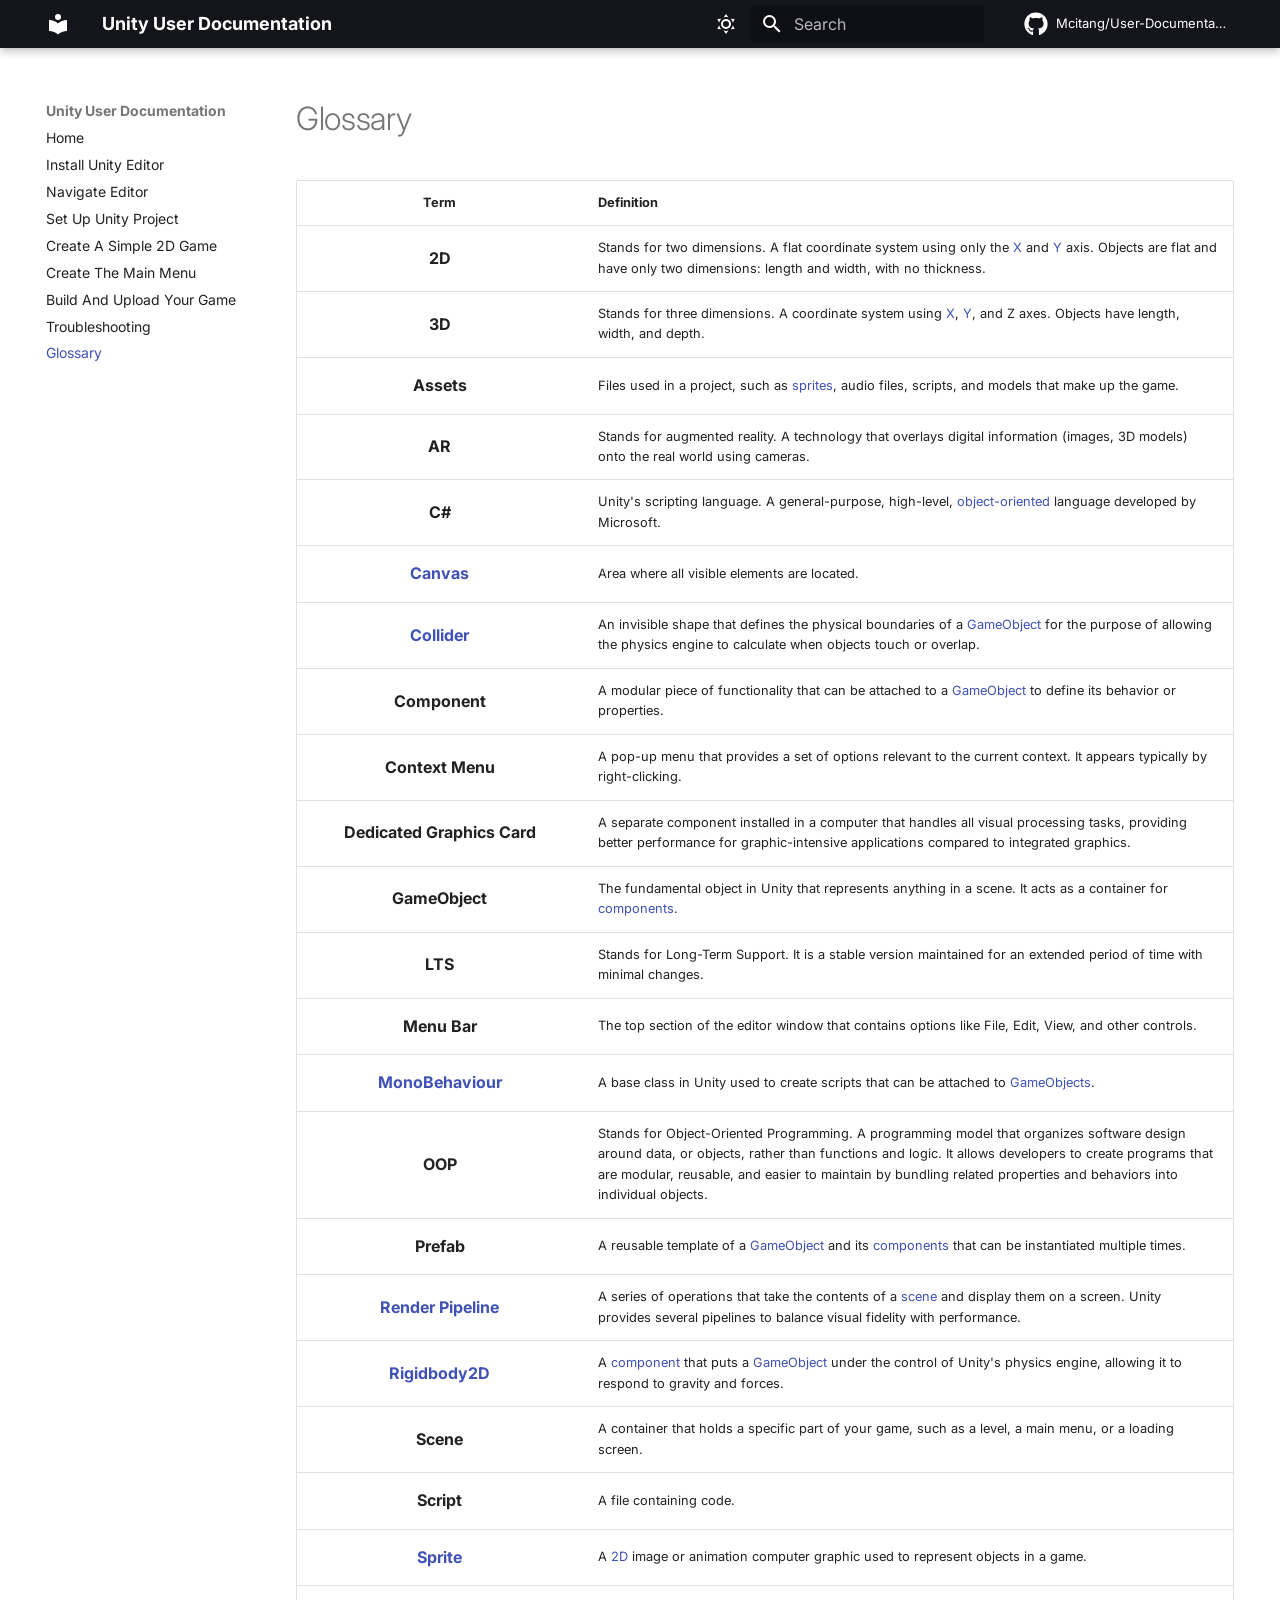
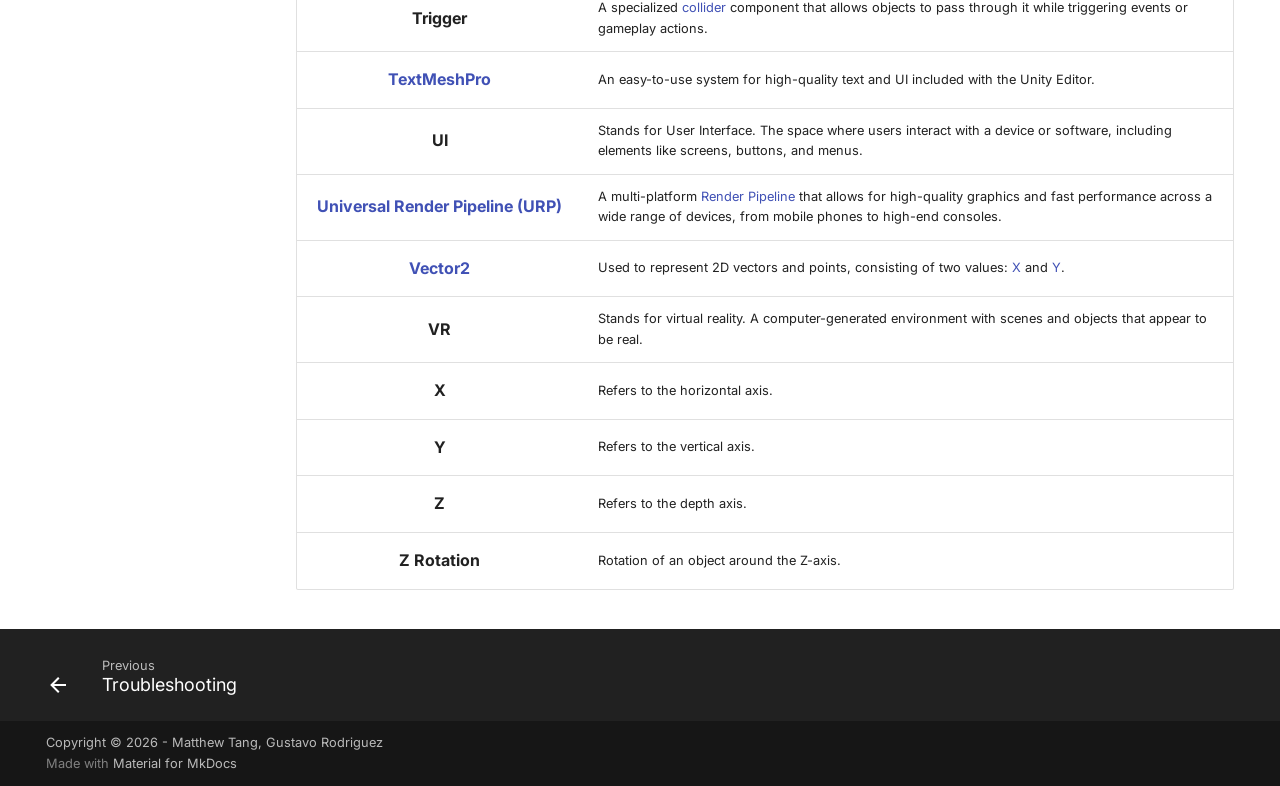
<file: glossary/index.html>
<!doctype html>
<html lang="en" class="no-js">
  <head>
    
      <meta charset="utf-8">
      <meta name="viewport" content="width=device-width,initial-scale=1">
      
      
      
        <link rel="canonical" href="https://mcitang.github.io/User-Documentation/glossary/">
      
      
        <link rel="prev" href="../troubleshooting/">
      
      
      
        
      
      
      <link rel="icon" href="../assets/images/favicon.png">
      <meta name="generator" content="mkdocs-1.6.1, mkdocs-material-9.7.6">
    
    
      
        <title>Glossary - Unity User Documentation</title>
      
    
    
      <link rel="stylesheet" href="../assets/stylesheets/main.484c7ddc.min.css">
      
        
        <link rel="stylesheet" href="../assets/stylesheets/palette.ab4e12ef.min.css">
      
      


    
    
      
    
    
      
        
        
        <link rel="preconnect" href="https://fonts.gstatic.com" crossorigin>
        <link rel="stylesheet" href="https://fonts.googleapis.com/css?family=Inter:300,300i,400,400i,700,700i%7CFira+Code:400,400i,700,700i&display=fallback">
        <style>:root{--md-text-font:"Inter";--md-code-font:"Fira Code"}</style>
      
    
    
      <link rel="stylesheet" href="../stylesheets/styles.css">
    
      <link rel="stylesheet" href="../stylesheets/util.style.css">
    
      <link rel="stylesheet" href="../stylesheets/pages/glossary.style.css">
    
    <script>__md_scope=new URL("..",location),__md_hash=e=>[...e].reduce(((e,_)=>(e<<5)-e+_.charCodeAt(0)),0),__md_get=(e,_=localStorage,t=__md_scope)=>JSON.parse(_.getItem(t.pathname+"."+e)),__md_set=(e,_,t=localStorage,a=__md_scope)=>{try{t.setItem(a.pathname+"."+e,JSON.stringify(_))}catch(e){}}</script>
    
      

    
    
  </head>
  
  
    
    
      
    
    
    
    
    <body dir="ltr" data-md-color-scheme="default" data-md-color-primary="black" data-md-color-accent="indigo">
  
    
    <input class="md-toggle" data-md-toggle="drawer" type="checkbox" id="__drawer" autocomplete="off">
    <input class="md-toggle" data-md-toggle="search" type="checkbox" id="__search" autocomplete="off">
    <label class="md-overlay" for="__drawer"></label>
    <div data-md-component="skip">
      
        
        <a href="#glossary" class="md-skip">
          Skip to content
        </a>
      
    </div>
    <div data-md-component="announce">
      
    </div>
    
    
      

  

<header class="md-header md-header--shadow" data-md-component="header">
  <nav class="md-header__inner md-grid" aria-label="Header">
    <a href=".." title="Unity User Documentation" class="md-header__button md-logo" aria-label="Unity User Documentation" data-md-component="logo">
      
  
  <svg xmlns="http://www.w3.org/2000/svg" viewBox="0 0 24 24"><path d="M12 8a3 3 0 0 0 3-3 3 3 0 0 0-3-3 3 3 0 0 0-3 3 3 3 0 0 0 3 3m0 3.54C9.64 9.35 6.5 8 3 8v11c3.5 0 6.64 1.35 9 3.54 2.36-2.19 5.5-3.54 9-3.54V8c-3.5 0-6.64 1.35-9 3.54"/></svg>

    </a>
    <label class="md-header__button md-icon" for="__drawer">
      
      <svg xmlns="http://www.w3.org/2000/svg" viewBox="0 0 24 24"><path d="M3 6h18v2H3zm0 5h18v2H3zm0 5h18v2H3z"/></svg>
    </label>
    <div class="md-header__title" data-md-component="header-title">
      <div class="md-header__ellipsis">
        <div class="md-header__topic">
          <span class="md-ellipsis">
            Unity User Documentation
          </span>
        </div>
        <div class="md-header__topic" data-md-component="header-topic">
          <span class="md-ellipsis">
            
              Glossary
            
          </span>
        </div>
      </div>
    </div>
    
      
        <form class="md-header__option" data-md-component="palette">
  
    
    
    
    <input class="md-option" data-md-color-media="(prefers-color-scheme: light)" data-md-color-scheme="default" data-md-color-primary="black" data-md-color-accent="indigo"  aria-label="Dark mode"  type="radio" name="__palette" id="__palette_0">
    
      <label class="md-header__button md-icon" title="Dark mode" for="__palette_1" hidden>
        <svg xmlns="http://www.w3.org/2000/svg" viewBox="0 0 24 24"><path d="M12 7a5 5 0 0 1 5 5 5 5 0 0 1-5 5 5 5 0 0 1-5-5 5 5 0 0 1 5-5m0 2a3 3 0 0 0-3 3 3 3 0 0 0 3 3 3 3 0 0 0 3-3 3 3 0 0 0-3-3m0-7 2.39 3.42C13.65 5.15 12.84 5 12 5s-1.65.15-2.39.42zM3.34 7l4.16-.35A7.2 7.2 0 0 0 5.94 8.5c-.44.74-.69 1.5-.83 2.29zm.02 10 1.76-3.77a7.131 7.131 0 0 0 2.38 4.14zM20.65 7l-1.77 3.79a7.02 7.02 0 0 0-2.38-4.15zm-.01 10-4.14.36c.59-.51 1.12-1.14 1.54-1.86.42-.73.69-1.5.83-2.29zM12 22l-2.41-3.44c.74.27 1.55.44 2.41.44.82 0 1.63-.17 2.37-.44z"/></svg>
      </label>
    
  
    
    
    
    <input class="md-option" data-md-color-media="(prefers-color-scheme: dark)" data-md-color-scheme="slate" data-md-color-primary="grey" data-md-color-accent="indigo"  aria-label="Light mode"  type="radio" name="__palette" id="__palette_1">
    
      <label class="md-header__button md-icon" title="Light mode" for="__palette_0" hidden>
        <svg xmlns="http://www.w3.org/2000/svg" viewBox="0 0 24 24"><path d="m17.75 4.09-2.53 1.94.91 3.06-2.63-1.81-2.63 1.81.91-3.06-2.53-1.94L12.44 4l1.06-3 1.06 3zm3.5 6.91-1.64 1.25.59 1.98-1.7-1.17-1.7 1.17.59-1.98L15.75 11l2.06-.05L18.5 9l.69 1.95zm-2.28 4.95c.83-.08 1.72 1.1 1.19 1.85-.32.45-.66.87-1.08 1.27C15.17 23 8.84 23 4.94 19.07c-3.91-3.9-3.91-10.24 0-14.14.4-.4.82-.76 1.27-1.08.75-.53 1.93.36 1.85 1.19-.27 2.86.69 5.83 2.89 8.02a9.96 9.96 0 0 0 8.02 2.89m-1.64 2.02a12.08 12.08 0 0 1-7.8-3.47c-2.17-2.19-3.33-5-3.49-7.82-2.81 3.14-2.7 7.96.31 10.98 3.02 3.01 7.84 3.12 10.98.31"/></svg>
      </label>
    
  
</form>
      
    
    
      <script>var palette=__md_get("__palette");if(palette&&palette.color){if("(prefers-color-scheme)"===palette.color.media){var media=matchMedia("(prefers-color-scheme: light)"),input=document.querySelector(media.matches?"[data-md-color-media='(prefers-color-scheme: light)']":"[data-md-color-media='(prefers-color-scheme: dark)']");palette.color.media=input.getAttribute("data-md-color-media"),palette.color.scheme=input.getAttribute("data-md-color-scheme"),palette.color.primary=input.getAttribute("data-md-color-primary"),palette.color.accent=input.getAttribute("data-md-color-accent")}for(var[key,value]of Object.entries(palette.color))document.body.setAttribute("data-md-color-"+key,value)}</script>
    
    
    
      
      
        <label class="md-header__button md-icon" for="__search">
          
          <svg xmlns="http://www.w3.org/2000/svg" viewBox="0 0 24 24"><path d="M9.5 3A6.5 6.5 0 0 1 16 9.5c0 1.61-.59 3.09-1.56 4.23l.27.27h.79l5 5-1.5 1.5-5-5v-.79l-.27-.27A6.52 6.52 0 0 1 9.5 16 6.5 6.5 0 0 1 3 9.5 6.5 6.5 0 0 1 9.5 3m0 2C7 5 5 7 5 9.5S7 14 9.5 14 14 12 14 9.5 12 5 9.5 5"/></svg>
        </label>
        <div class="md-search" data-md-component="search" role="dialog">
  <label class="md-search__overlay" for="__search"></label>
  <div class="md-search__inner" role="search">
    <form class="md-search__form" name="search">
      <input type="text" class="md-search__input" name="query" aria-label="Search" placeholder="Search" autocapitalize="off" autocorrect="off" autocomplete="off" spellcheck="false" data-md-component="search-query" required>
      <label class="md-search__icon md-icon" for="__search">
        
        <svg xmlns="http://www.w3.org/2000/svg" viewBox="0 0 24 24"><path d="M9.5 3A6.5 6.5 0 0 1 16 9.5c0 1.61-.59 3.09-1.56 4.23l.27.27h.79l5 5-1.5 1.5-5-5v-.79l-.27-.27A6.52 6.52 0 0 1 9.5 16 6.5 6.5 0 0 1 3 9.5 6.5 6.5 0 0 1 9.5 3m0 2C7 5 5 7 5 9.5S7 14 9.5 14 14 12 14 9.5 12 5 9.5 5"/></svg>
        
        <svg xmlns="http://www.w3.org/2000/svg" viewBox="0 0 24 24"><path d="M20 11v2H8l5.5 5.5-1.42 1.42L4.16 12l7.92-7.92L13.5 5.5 8 11z"/></svg>
      </label>
      <nav class="md-search__options" aria-label="Search">
        
        <button type="reset" class="md-search__icon md-icon" title="Clear" aria-label="Clear" tabindex="-1">
          
          <svg xmlns="http://www.w3.org/2000/svg" viewBox="0 0 24 24"><path d="M19 6.41 17.59 5 12 10.59 6.41 5 5 6.41 10.59 12 5 17.59 6.41 19 12 13.41 17.59 19 19 17.59 13.41 12z"/></svg>
        </button>
      </nav>
      
    </form>
    <div class="md-search__output">
      <div class="md-search__scrollwrap" tabindex="0" data-md-scrollfix>
        <div class="md-search-result" data-md-component="search-result">
          <div class="md-search-result__meta">
            Initializing search
          </div>
          <ol class="md-search-result__list" role="presentation"></ol>
        </div>
      </div>
    </div>
  </div>
</div>
      
    
    
      <div class="md-header__source">
        <a href="https://github.com/Mcitang/User-Documentation" title="Go to repository" class="md-source" data-md-component="source">
  <div class="md-source__icon md-icon">
    
    <svg xmlns="http://www.w3.org/2000/svg" viewBox="0 0 512 512"><!--! Font Awesome Free 7.1.0 by @fontawesome - https://fontawesome.com License - https://fontawesome.com/license/free (Icons: CC BY 4.0, Fonts: SIL OFL 1.1, Code: MIT License) Copyright 2025 Fonticons, Inc.--><path d="M173.9 397.4c0 2-2.3 3.6-5.2 3.6-3.3.3-5.6-1.3-5.6-3.6 0-2 2.3-3.6 5.2-3.6 3-.3 5.6 1.3 5.6 3.6m-31.1-4.5c-.7 2 1.3 4.3 4.3 4.9 2.6 1 5.6 0 6.2-2s-1.3-4.3-4.3-5.2c-2.6-.7-5.5.3-6.2 2.3m44.2-1.7c-2.9.7-4.9 2.6-4.6 4.9.3 2 2.9 3.3 5.9 2.6 2.9-.7 4.9-2.6 4.6-4.6-.3-1.9-3-3.2-5.9-2.9M252.8 8C114.1 8 8 113.3 8 252c0 110.9 69.8 205.8 169.5 239.2 12.8 2.3 17.3-5.6 17.3-12.1 0-6.2-.3-40.4-.3-61.4 0 0-70 15-84.7-29.8 0 0-11.4-29.1-27.8-36.6 0 0-22.9-15.7 1.6-15.4 0 0 24.9 2 38.6 25.8 21.9 38.6 58.6 27.5 72.9 20.9 2.3-16 8.8-27.1 16-33.7-55.9-6.2-112.3-14.3-112.3-110.5 0-27.5 7.6-41.3 23.6-58.9-2.6-6.5-11.1-33.3 2.6-67.9 20.9-6.5 69 27 69 27 20-5.6 41.5-8.5 62.8-8.5s42.8 2.9 62.8 8.5c0 0 48.1-33.6 69-27 13.7 34.7 5.2 61.4 2.6 67.9 16 17.7 25.8 31.5 25.8 58.9 0 96.5-58.9 104.2-114.8 110.5 9.2 7.9 17 22.9 17 46.4 0 33.7-.3 75.4-.3 83.6 0 6.5 4.6 14.4 17.3 12.1C436.2 457.8 504 362.9 504 252 504 113.3 391.5 8 252.8 8M105.2 352.9c-1.3 1-1 3.3.7 5.2 1.6 1.6 3.9 2.3 5.2 1 1.3-1 1-3.3-.7-5.2-1.6-1.6-3.9-2.3-5.2-1m-10.8-8.1c-.7 1.3.3 2.9 2.3 3.9 1.6 1 3.6.7 4.3-.7.7-1.3-.3-2.9-2.3-3.9-2-.6-3.6-.3-4.3.7m32.4 35.6c-1.6 1.3-1 4.3 1.3 6.2 2.3 2.3 5.2 2.6 6.5 1 1.3-1.3.7-4.3-1.3-6.2-2.2-2.3-5.2-2.6-6.5-1m-11.4-14.7c-1.6 1-1.6 3.6 0 5.9s4.3 3.3 5.6 2.3c1.6-1.3 1.6-3.9 0-6.2-1.4-2.3-4-3.3-5.6-2"/></svg>
  </div>
  <div class="md-source__repository">
    Mcitang/User-Documentation
  </div>
</a>
      </div>
    
  </nav>
  
</header>
    
    <div class="md-container" data-md-component="container">
      
      
        
          
        
      
      <main class="md-main" data-md-component="main">
        <div class="md-main__inner md-grid">
          
            
              
              <div class="md-sidebar md-sidebar--primary" data-md-component="sidebar" data-md-type="navigation" >
                <div class="md-sidebar__scrollwrap">
                  <div class="md-sidebar__inner">
                    



  

<nav class="md-nav md-nav--primary md-nav--integrated" aria-label="Navigation" data-md-level="0">
  <label class="md-nav__title" for="__drawer">
    <a href=".." title="Unity User Documentation" class="md-nav__button md-logo" aria-label="Unity User Documentation" data-md-component="logo">
      
  
  <svg xmlns="http://www.w3.org/2000/svg" viewBox="0 0 24 24"><path d="M12 8a3 3 0 0 0 3-3 3 3 0 0 0-3-3 3 3 0 0 0-3 3 3 3 0 0 0 3 3m0 3.54C9.64 9.35 6.5 8 3 8v11c3.5 0 6.64 1.35 9 3.54 2.36-2.19 5.5-3.54 9-3.54V8c-3.5 0-6.64 1.35-9 3.54"/></svg>

    </a>
    Unity User Documentation
  </label>
  
    <div class="md-nav__source">
      <a href="https://github.com/Mcitang/User-Documentation" title="Go to repository" class="md-source" data-md-component="source">
  <div class="md-source__icon md-icon">
    
    <svg xmlns="http://www.w3.org/2000/svg" viewBox="0 0 512 512"><!--! Font Awesome Free 7.1.0 by @fontawesome - https://fontawesome.com License - https://fontawesome.com/license/free (Icons: CC BY 4.0, Fonts: SIL OFL 1.1, Code: MIT License) Copyright 2025 Fonticons, Inc.--><path d="M173.9 397.4c0 2-2.3 3.6-5.2 3.6-3.3.3-5.6-1.3-5.6-3.6 0-2 2.3-3.6 5.2-3.6 3-.3 5.6 1.3 5.6 3.6m-31.1-4.5c-.7 2 1.3 4.3 4.3 4.9 2.6 1 5.6 0 6.2-2s-1.3-4.3-4.3-5.2c-2.6-.7-5.5.3-6.2 2.3m44.2-1.7c-2.9.7-4.9 2.6-4.6 4.9.3 2 2.9 3.3 5.9 2.6 2.9-.7 4.9-2.6 4.6-4.6-.3-1.9-3-3.2-5.9-2.9M252.8 8C114.1 8 8 113.3 8 252c0 110.9 69.8 205.8 169.5 239.2 12.8 2.3 17.3-5.6 17.3-12.1 0-6.2-.3-40.4-.3-61.4 0 0-70 15-84.7-29.8 0 0-11.4-29.1-27.8-36.6 0 0-22.9-15.7 1.6-15.4 0 0 24.9 2 38.6 25.8 21.9 38.6 58.6 27.5 72.9 20.9 2.3-16 8.8-27.1 16-33.7-55.9-6.2-112.3-14.3-112.3-110.5 0-27.5 7.6-41.3 23.6-58.9-2.6-6.5-11.1-33.3 2.6-67.9 20.9-6.5 69 27 69 27 20-5.6 41.5-8.5 62.8-8.5s42.8 2.9 62.8 8.5c0 0 48.1-33.6 69-27 13.7 34.7 5.2 61.4 2.6 67.9 16 17.7 25.8 31.5 25.8 58.9 0 96.5-58.9 104.2-114.8 110.5 9.2 7.9 17 22.9 17 46.4 0 33.7-.3 75.4-.3 83.6 0 6.5 4.6 14.4 17.3 12.1C436.2 457.8 504 362.9 504 252 504 113.3 391.5 8 252.8 8M105.2 352.9c-1.3 1-1 3.3.7 5.2 1.6 1.6 3.9 2.3 5.2 1 1.3-1 1-3.3-.7-5.2-1.6-1.6-3.9-2.3-5.2-1m-10.8-8.1c-.7 1.3.3 2.9 2.3 3.9 1.6 1 3.6.7 4.3-.7.7-1.3-.3-2.9-2.3-3.9-2-.6-3.6-.3-4.3.7m32.4 35.6c-1.6 1.3-1 4.3 1.3 6.2 2.3 2.3 5.2 2.6 6.5 1 1.3-1.3.7-4.3-1.3-6.2-2.2-2.3-5.2-2.6-6.5-1m-11.4-14.7c-1.6 1-1.6 3.6 0 5.9s4.3 3.3 5.6 2.3c1.6-1.3 1.6-3.9 0-6.2-1.4-2.3-4-3.3-5.6-2"/></svg>
  </div>
  <div class="md-source__repository">
    Mcitang/User-Documentation
  </div>
</a>
    </div>
  
  <ul class="md-nav__list" data-md-scrollfix>
    
      
      
  
  
  
  
    <li class="md-nav__item">
      <a href=".." class="md-nav__link">
        
  
  
  <span class="md-ellipsis">
    
  
    Home
  

    
  </span>
  
  

      </a>
    </li>
  

    
      
      
  
  
  
  
    <li class="md-nav__item">
      <a href="../install-editor/" class="md-nav__link">
        
  
  
  <span class="md-ellipsis">
    
  
    Install Unity Editor
  

    
  </span>
  
  

      </a>
    </li>
  

    
      
      
  
  
  
  
    <li class="md-nav__item">
      <a href="../navigate-editor/" class="md-nav__link">
        
  
  
  <span class="md-ellipsis">
    
  
    Navigate Editor
  

    
  </span>
  
  

      </a>
    </li>
  

    
      
      
  
  
  
  
    <li class="md-nav__item">
      <a href="../setup-project/" class="md-nav__link">
        
  
  
  <span class="md-ellipsis">
    
  
    Set Up Unity Project
  

    
  </span>
  
  

      </a>
    </li>
  

    
      
      
  
  
  
  
    <li class="md-nav__item">
      <a href="../make-game/" class="md-nav__link">
        
  
  
  <span class="md-ellipsis">
    
  
    Create A Simple 2D Game
  

    
  </span>
  
  

      </a>
    </li>
  

    
      
      
  
  
  
  
    <li class="md-nav__item">
      <a href="../make-menus/" class="md-nav__link">
        
  
  
  <span class="md-ellipsis">
    
  
    Create The Main Menu
  

    
  </span>
  
  

      </a>
    </li>
  

    
      
      
  
  
  
  
    <li class="md-nav__item">
      <a href="../build-game/" class="md-nav__link">
        
  
  
  <span class="md-ellipsis">
    
  
    Build And Upload Your Game
  

    
  </span>
  
  

      </a>
    </li>
  

    
      
      
  
  
  
  
    <li class="md-nav__item">
      <a href="../troubleshooting/" class="md-nav__link">
        
  
  
  <span class="md-ellipsis">
    
  
    Troubleshooting
  

    
  </span>
  
  

      </a>
    </li>
  

    
      
      
  
  
    
  
  
  
    <li class="md-nav__item md-nav__item--active">
      
      <input class="md-nav__toggle md-toggle" type="checkbox" id="__toc">
      
      
        
      
      
      <a href="./" class="md-nav__link md-nav__link--active">
        
  
  
  <span class="md-ellipsis">
    
  
    Glossary
  

    
  </span>
  
  

      </a>
      
    </li>
  

    
  </ul>
</nav>
                  </div>
                </div>
              </div>
            
            
          
          
            <div class="md-content" data-md-component="content">
              
              <article class="md-content__inner md-typeset">
                
                  


  
  


<h1 id="glossary">Glossary</h1>
<table>
<thead>
<tr>
<th><strong>Term</strong></th>
<th><strong>Definition</strong> <gusmadeupthiselementjusttoaddthisidforCSSstylepurposes id="glossary"></th>
</tr>
</thead>
<tbody>
<tr>
<td id="2d">2D</td>
<td>Stands for two dimensions. A flat coordinate system using only the <a href="#x">X</a> and <a href="#y">Y</a> axis. Objects are flat and have only two dimensions: length and width, with no thickness.</td>
</tr>
<tr>
<td id="3d">3D</td>
<td>Stands for three dimensions. A coordinate system using <a href="#x">X</a>, <a href="#y">Y</a>, and Z axes. Objects have length, width, and depth.</td>
</tr>
<tr>
<td id="assets">Assets</td>
<td>Files used in a project, such as <a href="#sprite">sprites</a>, audio files, scripts, and models that make up the game.</td>
</tr>
<tr>
<td id="ar">AR</td>
<td>Stands for augmented reality. A technology that overlays digital information (images, 3D models) onto the real world using cameras.</td>
</tr>
<tr>
<td id="cs">C#</td>
<td>Unity's scripting language. A general-purpose, high-level, <a href="#oop">object-oriented</a> language developed by Microsoft.</td>
</tr>
<tr>
<td id="canvas"><a href="https://docs.unity3d.com/2022.1/Documentation/Manual/class-Canvas.html">Canvas</a></td>
<td>Area where all visible elements are located.</td>
</tr>
<tr>
<td id="collider"><a href="https://docs.unity3d.com/2022.3/Documentation/ScriptReference/Collider.html">Collider</a></td>
<td>An invisible shape that defines the physical boundaries of a <a href="#gameobject">GameObject</a> for the purpose of allowing the physics engine to calculate when objects touch or overlap.</td>
</tr>
<tr>
<td id="component">Component</td>
<td>A modular piece of functionality that can be attached to a <a href="#gameobject">GameObject</a> to define its behavior or properties.</td>
</tr>
<tr>
<td id="context-menu">Context Menu</td>
<td>A pop-up menu that provides a set of options relevant to the current context. It appears typically by right-clicking.</td>
</tr>
<tr>
<td id="dedicated-graphics-card">Dedicated Graphics Card</td>
<td>A separate component installed in a computer that handles all visual processing tasks, providing better performance for graphic-intensive applications compared to integrated graphics.</td>
</tr>
<tr>
<td id="gameobject">GameObject</td>
<td>The fundamental object in Unity that represents anything in a scene. It acts as a container for <a href="#component">components</a>.</td>
</tr>
<tr>
<td id="lts">LTS</td>
<td>Stands for Long-Term Support. It is a stable version maintained for an extended period of time with minimal changes.</td>
</tr>
<tr>
<td id="menu-bar">Menu Bar</td>
<td>The top section of the editor window that contains options like File, Edit, View, and other controls.</td>
</tr>
<tr>
<td id="monobehaviour"><a href="https://docs.unity3d.com/6000.0/Documentation/ScriptReference/MonoBehaviour.html">MonoBehaviour</a></td>
<td>A base class in Unity used to create scripts that can be attached to <a href="#gameobject">GameObjects</a>.</td>
</tr>
<tr>
<td id="oop">OOP</td>
<td>Stands for Object-Oriented Programming. A programming model that organizes software design around data, or objects, rather than functions and logic. It allows developers to create programs that are modular, reusable, and easier to maintain by bundling related properties and behaviors into individual objects.</td>
</tr>
<tr>
<td id="prefab">Prefab</td>
<td>A reusable template of a <a href="#gameobject">GameObject</a> and its <a href="#component">components</a> that can be instantiated multiple times.</td>
</tr>
<tr>
<td id="render-pipeline"><a href="https://docs.unity3d.com/6000.3/Documentation/Manual/render-pipelines.html">Render Pipeline</a></td>
<td>A series of operations that take the contents of a <a href="#scene">scene</a> and display them on a screen. Unity provides several pipelines to balance visual fidelity with performance.</td>
</tr>
<tr>
<td id="rigidbody2d"><a href="https://docs.unity3d.com/6000.0/Documentation/ScriptReference/Rigidbody2D.html">Rigidbody2D</a></td>
<td>A <a href="#component">component</a> that puts a <a href="#gameobject">GameObject</a> under the control of Unity's physics engine, allowing it to respond to gravity and forces.</td>
</tr>
<tr>
<td id="scene">Scene</td>
<td>A container that holds a specific part of your game, such as a level, a main menu, or a loading screen.</td>
</tr>
<tr>
<td id="script">Script</td>
<td>A file containing code.</td>
</tr>
<tr>
<td id="sprite"><a href="https://docs.unity3d.com/2022.3/Documentation/ScriptReference/Sprite.html">Sprite</a></td>
<td>A <a href="#2d">2D</a> image or animation computer graphic used to represent objects in a game.</td>
</tr>
<tr>
<td id="trigger">Trigger</td>
<td>A specialized <a href="#collider">collider</a> component that allows objects to pass through it while triggering events or gameplay actions.</td>
</tr>
<tr>
<td id="textmeshpro"><a href="https://docs.unity3d.com/Packages/com.unity.textmeshpro@3.2/manual/index.html">TextMeshPro</a></td>
<td>An easy-to-use system for high-quality text and UI included with the Unity Editor.</td>
</tr>
<tr>
<td id="ui">UI</td>
<td>Stands for User Interface. The space where users interact with a device or software, including elements like screens, buttons, and menus.</td>
</tr>
<tr>
<td id="urp"><a href="https://docs.unity3d.com/Packages/com.unity.render-pipelines.universal@11.0/manual/index.html">Universal Render Pipeline (URP)</a></td>
<td>A multi-platform <a href="#render-pipeline">Render Pipeline</a> that allows for high-quality graphics and fast performance across a wide range of devices, from mobile phones to high-end consoles.</td>
</tr>
<tr>
<td id="vector2"><a href="https://docs.unity3d.com/6000.3/Documentation/ScriptReference/Vector2.html">Vector2</a></td>
<td>Used to represent 2D vectors and points, consisting of two values: <a href="#x">X</a> and <a href="#y">Y</a>.</td>
</tr>
<tr>
<td id="vr">VR</td>
<td>Stands for virtual reality.  A computer-generated environment with scenes and objects that appear to be real.</td>
</tr>
<tr>
<td id="x">X</td>
<td>Refers to the horizontal axis.</td>
</tr>
<tr>
<td id="y">Y</td>
<td>Refers to the vertical axis.</td>
</tr>
<tr>
<td id="z">Z</td>
<td>Refers to the depth axis.</td>
</tr>
<tr>
<td id="z-rotation">Z Rotation</td>
<td>Rotation of an object around the Z-axis.</td>
</tr>
</tbody>
</table>
<!-- Hyperlinks -->












                
              </article>
            </div>
          
          
<script>var target=document.getElementById(location.hash.slice(1));target&&target.name&&(target.checked=target.name.startsWith("__tabbed_"))</script>
        </div>
        
          <button type="button" class="md-top md-icon" data-md-component="top" hidden>
  
  <svg xmlns="http://www.w3.org/2000/svg" viewBox="0 0 24 24"><path d="M13 20h-2V8l-5.5 5.5-1.42-1.42L12 4.16l7.92 7.92-1.42 1.42L13 8z"/></svg>
  Back to top
</button>
        
      </main>
      
        <footer class="md-footer">
  
    
      
      <nav class="md-footer__inner md-grid" aria-label="Footer" >
        
          
          <a href="../troubleshooting/" class="md-footer__link md-footer__link--prev" aria-label="Previous: Troubleshooting">
            <div class="md-footer__button md-icon">
              
              <svg xmlns="http://www.w3.org/2000/svg" viewBox="0 0 24 24"><path d="M20 11v2H8l5.5 5.5-1.42 1.42L4.16 12l7.92-7.92L13.5 5.5 8 11z"/></svg>
            </div>
            <div class="md-footer__title">
              <span class="md-footer__direction">
                Previous
              </span>
              <div class="md-ellipsis">
                Troubleshooting
              </div>
            </div>
          </a>
        
        
      </nav>
    
  
  <div class="md-footer-meta md-typeset">
    <div class="md-footer-meta__inner md-grid">
      <div class="md-copyright">
  
    <div class="md-copyright__highlight">
      Copyright &copy; 2026 - Matthew Tang, Gustavo Rodriguez
    </div>
  
  
    Made with
    <a href="https://squidfunk.github.io/mkdocs-material/" target="_blank" rel="noopener">
      Material for MkDocs
    </a>
  
</div>
      
    </div>
  </div>
</footer>
      
    </div>
    <div class="md-dialog" data-md-component="dialog">
      <div class="md-dialog__inner md-typeset"></div>
    </div>
    
    
    
      
      
      <script id="__config" type="application/json">{"annotate": null, "base": "..", "features": ["navigation.top", "toc.integrate", "content.code.annotate", "content.code.copy", "navigation.footer"], "search": "../assets/javascripts/workers/search.2c215733.min.js", "tags": null, "translations": {"clipboard.copied": "Copied to clipboard", "clipboard.copy": "Copy to clipboard", "search.result.more.one": "1 more on this page", "search.result.more.other": "# more on this page", "search.result.none": "No matching documents", "search.result.one": "1 matching document", "search.result.other": "# matching documents", "search.result.placeholder": "Type to start searching", "search.result.term.missing": "Missing", "select.version": "Select version"}, "version": null}</script>
    
    
      <script src="../assets/javascripts/bundle.79ae519e.min.js"></script>
      
        <script src="../scripts/style.js"></script>
      
    
  </body>
</html>
</file>
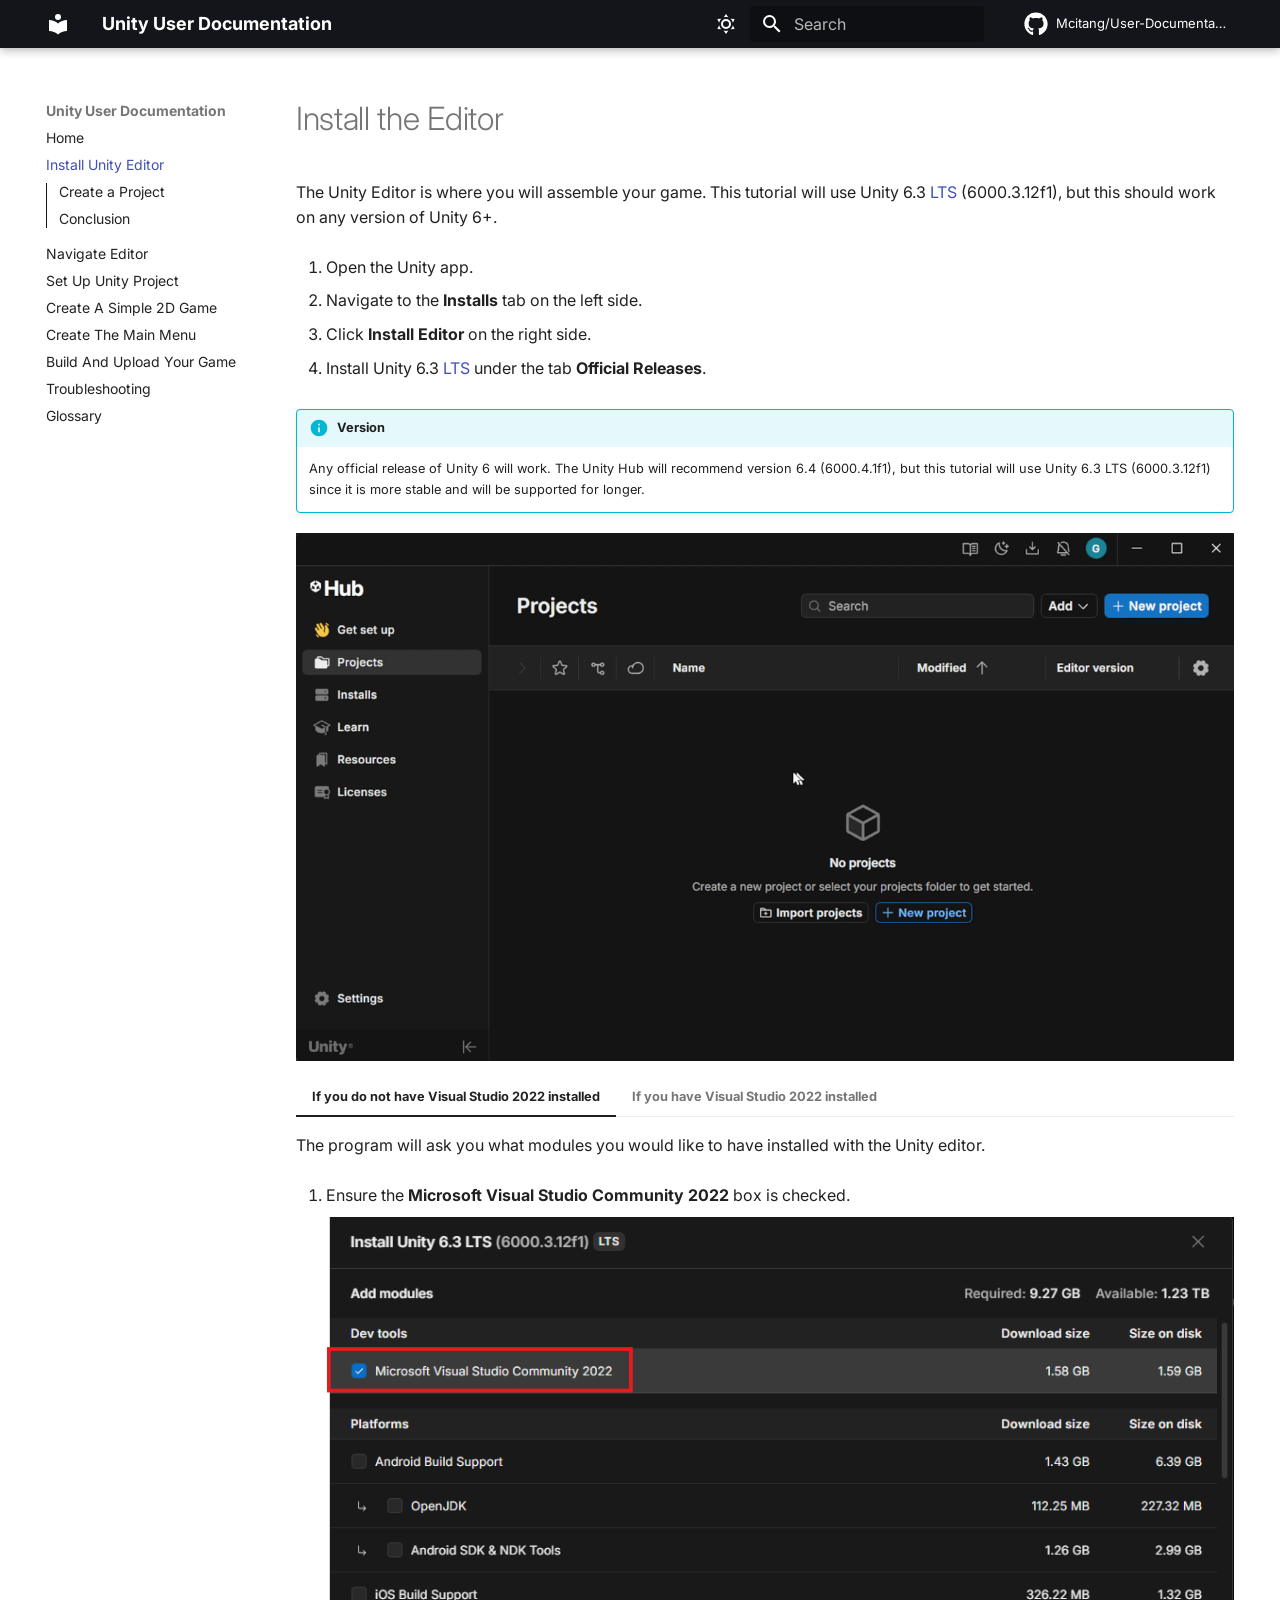
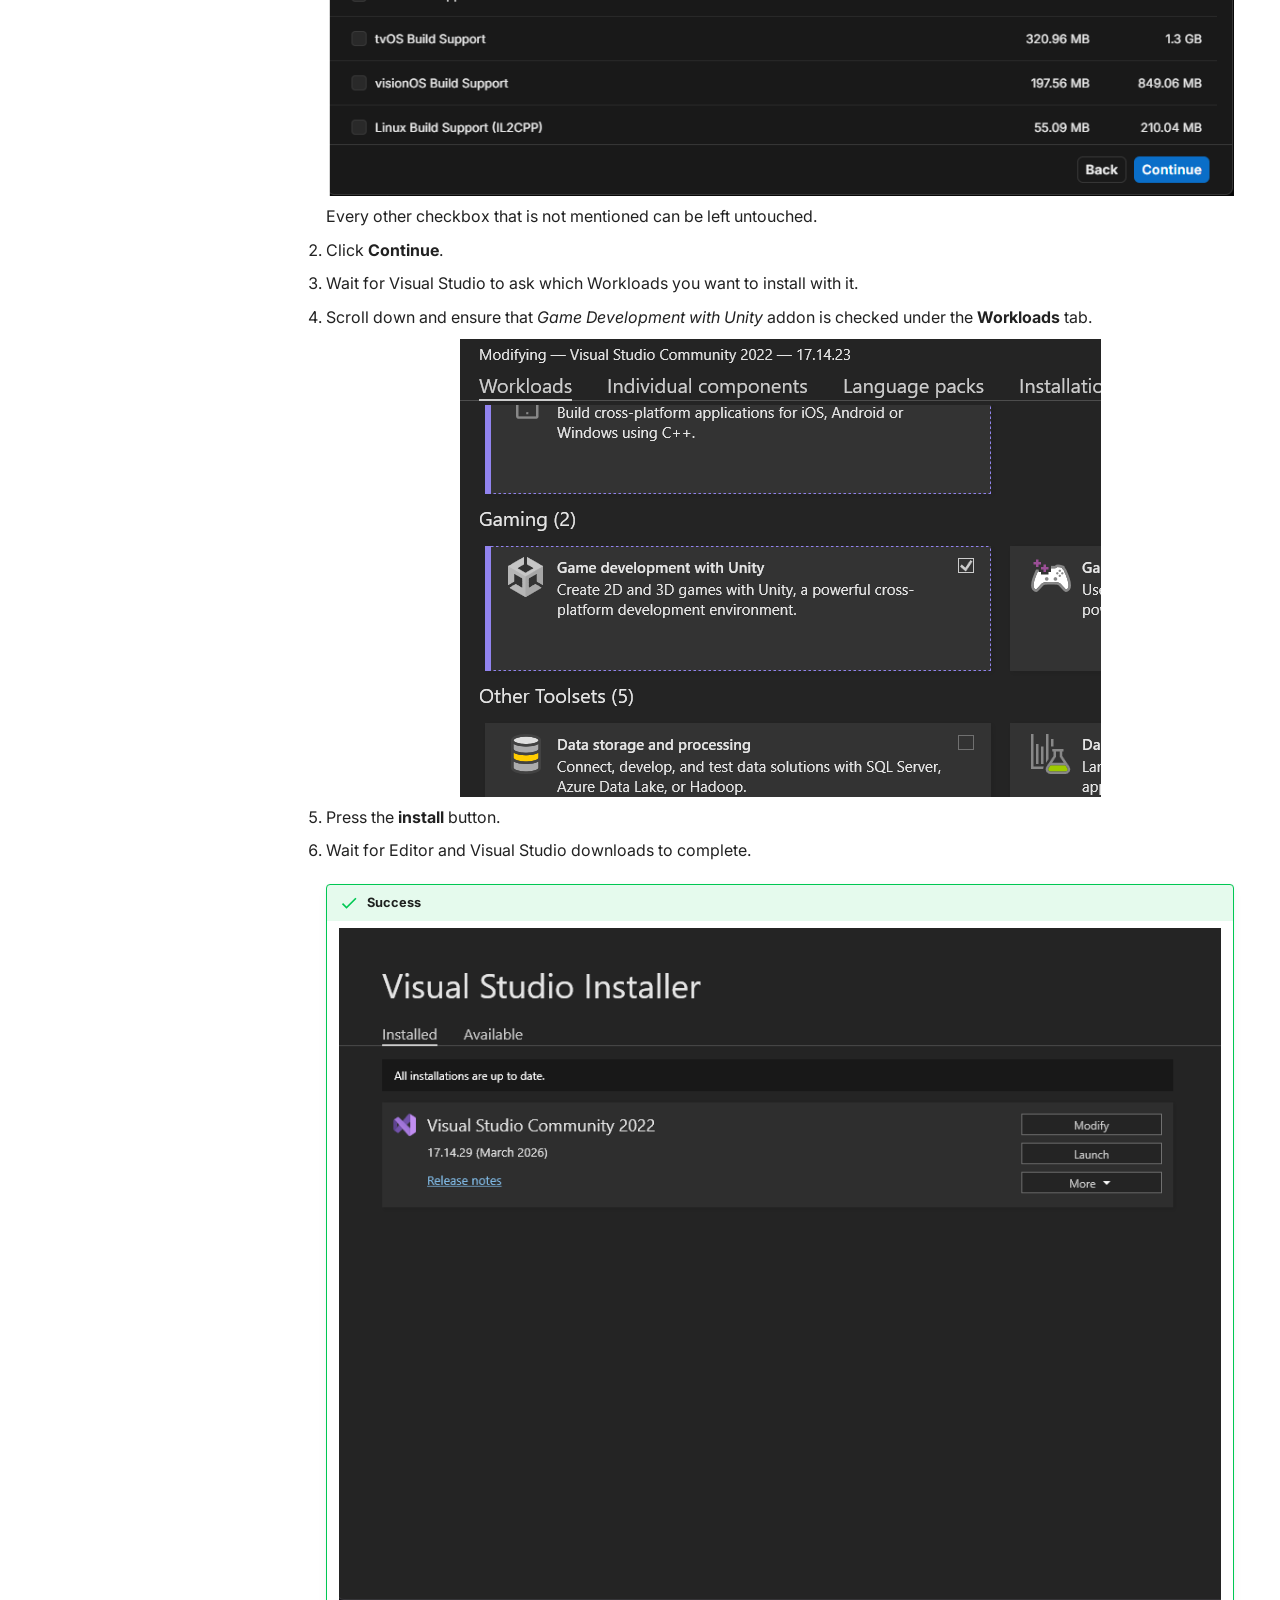
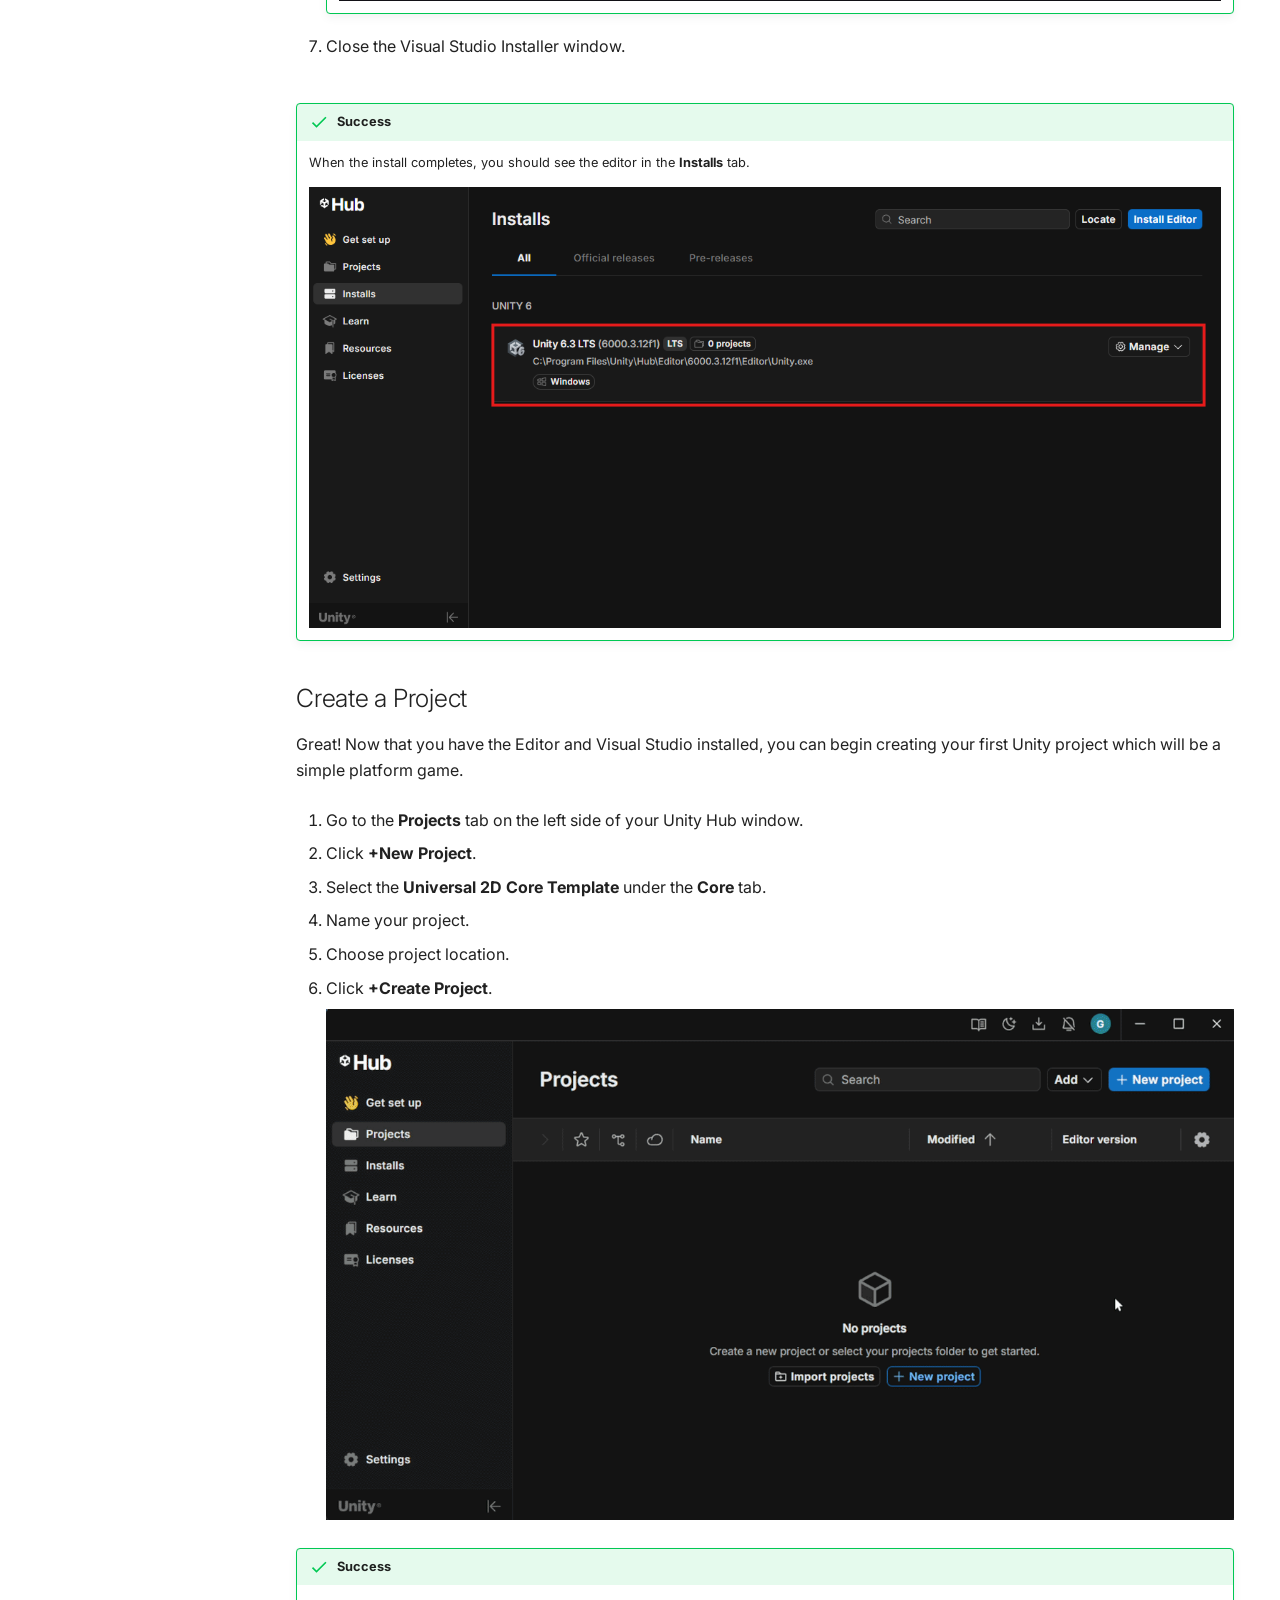
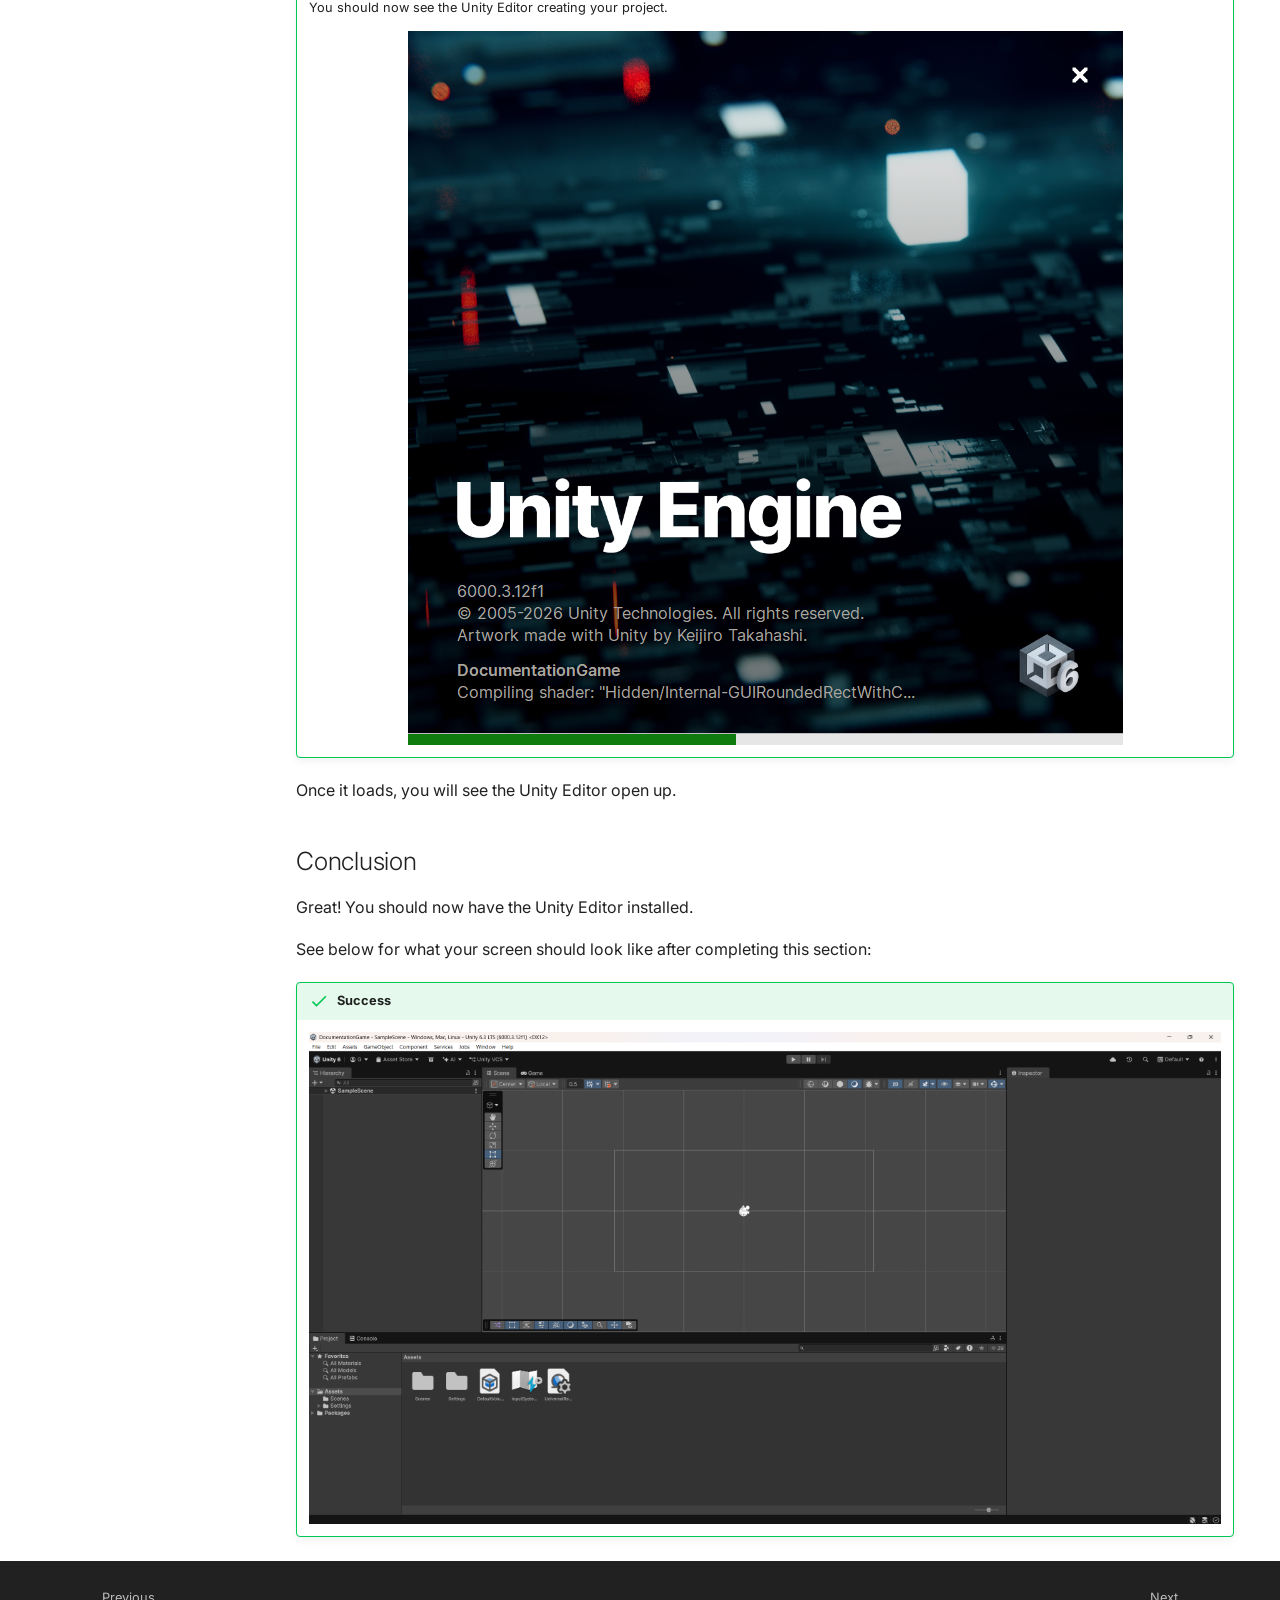
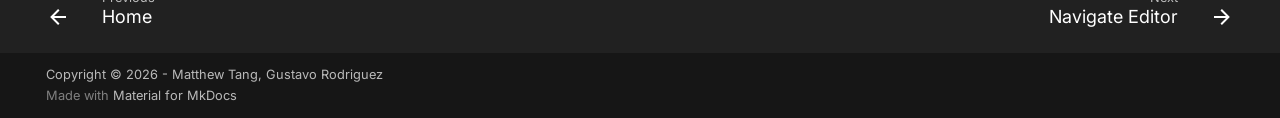
<file: install-editor/index.html>
<!doctype html>
<html lang="en" class="no-js">
  <head>
    
      <meta charset="utf-8">
      <meta name="viewport" content="width=device-width,initial-scale=1">
      
      
      
        <link rel="canonical" href="https://mcitang.github.io/User-Documentation/install-editor/">
      
      
        <link rel="prev" href="..">
      
      
        <link rel="next" href="../navigate-editor/">
      
      
        
      
      
      <link rel="icon" href="../assets/images/favicon.png">
      <meta name="generator" content="mkdocs-1.6.1, mkdocs-material-9.7.6">
    
    
      
        <title>Install Unity Editor - Unity User Documentation</title>
      
    
    
      <link rel="stylesheet" href="../assets/stylesheets/main.484c7ddc.min.css">
      
        
        <link rel="stylesheet" href="../assets/stylesheets/palette.ab4e12ef.min.css">
      
      


    
    
      
    
    
      
        
        
        <link rel="preconnect" href="https://fonts.gstatic.com" crossorigin>
        <link rel="stylesheet" href="https://fonts.googleapis.com/css?family=Inter:300,300i,400,400i,700,700i%7CFira+Code:400,400i,700,700i&display=fallback">
        <style>:root{--md-text-font:"Inter";--md-code-font:"Fira Code"}</style>
      
    
    
      <link rel="stylesheet" href="../stylesheets/styles.css">
    
      <link rel="stylesheet" href="../stylesheets/util.style.css">
    
      <link rel="stylesheet" href="../stylesheets/pages/glossary.style.css">
    
    <script>__md_scope=new URL("..",location),__md_hash=e=>[...e].reduce(((e,_)=>(e<<5)-e+_.charCodeAt(0)),0),__md_get=(e,_=localStorage,t=__md_scope)=>JSON.parse(_.getItem(t.pathname+"."+e)),__md_set=(e,_,t=localStorage,a=__md_scope)=>{try{t.setItem(a.pathname+"."+e,JSON.stringify(_))}catch(e){}}</script>
    
      

    
    
  </head>
  
  
    
    
      
    
    
    
    
    <body dir="ltr" data-md-color-scheme="default" data-md-color-primary="black" data-md-color-accent="indigo">
  
    
    <input class="md-toggle" data-md-toggle="drawer" type="checkbox" id="__drawer" autocomplete="off">
    <input class="md-toggle" data-md-toggle="search" type="checkbox" id="__search" autocomplete="off">
    <label class="md-overlay" for="__drawer"></label>
    <div data-md-component="skip">
      
        
        <a href="#install-the-editor" class="md-skip">
          Skip to content
        </a>
      
    </div>
    <div data-md-component="announce">
      
    </div>
    
    
      

  

<header class="md-header md-header--shadow" data-md-component="header">
  <nav class="md-header__inner md-grid" aria-label="Header">
    <a href=".." title="Unity User Documentation" class="md-header__button md-logo" aria-label="Unity User Documentation" data-md-component="logo">
      
  
  <svg xmlns="http://www.w3.org/2000/svg" viewBox="0 0 24 24"><path d="M12 8a3 3 0 0 0 3-3 3 3 0 0 0-3-3 3 3 0 0 0-3 3 3 3 0 0 0 3 3m0 3.54C9.64 9.35 6.5 8 3 8v11c3.5 0 6.64 1.35 9 3.54 2.36-2.19 5.5-3.54 9-3.54V8c-3.5 0-6.64 1.35-9 3.54"/></svg>

    </a>
    <label class="md-header__button md-icon" for="__drawer">
      
      <svg xmlns="http://www.w3.org/2000/svg" viewBox="0 0 24 24"><path d="M3 6h18v2H3zm0 5h18v2H3zm0 5h18v2H3z"/></svg>
    </label>
    <div class="md-header__title" data-md-component="header-title">
      <div class="md-header__ellipsis">
        <div class="md-header__topic">
          <span class="md-ellipsis">
            Unity User Documentation
          </span>
        </div>
        <div class="md-header__topic" data-md-component="header-topic">
          <span class="md-ellipsis">
            
              Install Unity Editor
            
          </span>
        </div>
      </div>
    </div>
    
      
        <form class="md-header__option" data-md-component="palette">
  
    
    
    
    <input class="md-option" data-md-color-media="(prefers-color-scheme: light)" data-md-color-scheme="default" data-md-color-primary="black" data-md-color-accent="indigo"  aria-label="Dark mode"  type="radio" name="__palette" id="__palette_0">
    
      <label class="md-header__button md-icon" title="Dark mode" for="__palette_1" hidden>
        <svg xmlns="http://www.w3.org/2000/svg" viewBox="0 0 24 24"><path d="M12 7a5 5 0 0 1 5 5 5 5 0 0 1-5 5 5 5 0 0 1-5-5 5 5 0 0 1 5-5m0 2a3 3 0 0 0-3 3 3 3 0 0 0 3 3 3 3 0 0 0 3-3 3 3 0 0 0-3-3m0-7 2.39 3.42C13.65 5.15 12.84 5 12 5s-1.65.15-2.39.42zM3.34 7l4.16-.35A7.2 7.2 0 0 0 5.94 8.5c-.44.74-.69 1.5-.83 2.29zm.02 10 1.76-3.77a7.131 7.131 0 0 0 2.38 4.14zM20.65 7l-1.77 3.79a7.02 7.02 0 0 0-2.38-4.15zm-.01 10-4.14.36c.59-.51 1.12-1.14 1.54-1.86.42-.73.69-1.5.83-2.29zM12 22l-2.41-3.44c.74.27 1.55.44 2.41.44.82 0 1.63-.17 2.37-.44z"/></svg>
      </label>
    
  
    
    
    
    <input class="md-option" data-md-color-media="(prefers-color-scheme: dark)" data-md-color-scheme="slate" data-md-color-primary="grey" data-md-color-accent="indigo"  aria-label="Light mode"  type="radio" name="__palette" id="__palette_1">
    
      <label class="md-header__button md-icon" title="Light mode" for="__palette_0" hidden>
        <svg xmlns="http://www.w3.org/2000/svg" viewBox="0 0 24 24"><path d="m17.75 4.09-2.53 1.94.91 3.06-2.63-1.81-2.63 1.81.91-3.06-2.53-1.94L12.44 4l1.06-3 1.06 3zm3.5 6.91-1.64 1.25.59 1.98-1.7-1.17-1.7 1.17.59-1.98L15.75 11l2.06-.05L18.5 9l.69 1.95zm-2.28 4.95c.83-.08 1.72 1.1 1.19 1.85-.32.45-.66.87-1.08 1.27C15.17 23 8.84 23 4.94 19.07c-3.91-3.9-3.91-10.24 0-14.14.4-.4.82-.76 1.27-1.08.75-.53 1.93.36 1.85 1.19-.27 2.86.69 5.83 2.89 8.02a9.96 9.96 0 0 0 8.02 2.89m-1.64 2.02a12.08 12.08 0 0 1-7.8-3.47c-2.17-2.19-3.33-5-3.49-7.82-2.81 3.14-2.7 7.96.31 10.98 3.02 3.01 7.84 3.12 10.98.31"/></svg>
      </label>
    
  
</form>
      
    
    
      <script>var palette=__md_get("__palette");if(palette&&palette.color){if("(prefers-color-scheme)"===palette.color.media){var media=matchMedia("(prefers-color-scheme: light)"),input=document.querySelector(media.matches?"[data-md-color-media='(prefers-color-scheme: light)']":"[data-md-color-media='(prefers-color-scheme: dark)']");palette.color.media=input.getAttribute("data-md-color-media"),palette.color.scheme=input.getAttribute("data-md-color-scheme"),palette.color.primary=input.getAttribute("data-md-color-primary"),palette.color.accent=input.getAttribute("data-md-color-accent")}for(var[key,value]of Object.entries(palette.color))document.body.setAttribute("data-md-color-"+key,value)}</script>
    
    
    
      
      
        <label class="md-header__button md-icon" for="__search">
          
          <svg xmlns="http://www.w3.org/2000/svg" viewBox="0 0 24 24"><path d="M9.5 3A6.5 6.5 0 0 1 16 9.5c0 1.61-.59 3.09-1.56 4.23l.27.27h.79l5 5-1.5 1.5-5-5v-.79l-.27-.27A6.52 6.52 0 0 1 9.5 16 6.5 6.5 0 0 1 3 9.5 6.5 6.5 0 0 1 9.5 3m0 2C7 5 5 7 5 9.5S7 14 9.5 14 14 12 14 9.5 12 5 9.5 5"/></svg>
        </label>
        <div class="md-search" data-md-component="search" role="dialog">
  <label class="md-search__overlay" for="__search"></label>
  <div class="md-search__inner" role="search">
    <form class="md-search__form" name="search">
      <input type="text" class="md-search__input" name="query" aria-label="Search" placeholder="Search" autocapitalize="off" autocorrect="off" autocomplete="off" spellcheck="false" data-md-component="search-query" required>
      <label class="md-search__icon md-icon" for="__search">
        
        <svg xmlns="http://www.w3.org/2000/svg" viewBox="0 0 24 24"><path d="M9.5 3A6.5 6.5 0 0 1 16 9.5c0 1.61-.59 3.09-1.56 4.23l.27.27h.79l5 5-1.5 1.5-5-5v-.79l-.27-.27A6.52 6.52 0 0 1 9.5 16 6.5 6.5 0 0 1 3 9.5 6.5 6.5 0 0 1 9.5 3m0 2C7 5 5 7 5 9.5S7 14 9.5 14 14 12 14 9.5 12 5 9.5 5"/></svg>
        
        <svg xmlns="http://www.w3.org/2000/svg" viewBox="0 0 24 24"><path d="M20 11v2H8l5.5 5.5-1.42 1.42L4.16 12l7.92-7.92L13.5 5.5 8 11z"/></svg>
      </label>
      <nav class="md-search__options" aria-label="Search">
        
        <button type="reset" class="md-search__icon md-icon" title="Clear" aria-label="Clear" tabindex="-1">
          
          <svg xmlns="http://www.w3.org/2000/svg" viewBox="0 0 24 24"><path d="M19 6.41 17.59 5 12 10.59 6.41 5 5 6.41 10.59 12 5 17.59 6.41 19 12 13.41 17.59 19 19 17.59 13.41 12z"/></svg>
        </button>
      </nav>
      
    </form>
    <div class="md-search__output">
      <div class="md-search__scrollwrap" tabindex="0" data-md-scrollfix>
        <div class="md-search-result" data-md-component="search-result">
          <div class="md-search-result__meta">
            Initializing search
          </div>
          <ol class="md-search-result__list" role="presentation"></ol>
        </div>
      </div>
    </div>
  </div>
</div>
      
    
    
      <div class="md-header__source">
        <a href="https://github.com/Mcitang/User-Documentation" title="Go to repository" class="md-source" data-md-component="source">
  <div class="md-source__icon md-icon">
    
    <svg xmlns="http://www.w3.org/2000/svg" viewBox="0 0 512 512"><!--! Font Awesome Free 7.1.0 by @fontawesome - https://fontawesome.com License - https://fontawesome.com/license/free (Icons: CC BY 4.0, Fonts: SIL OFL 1.1, Code: MIT License) Copyright 2025 Fonticons, Inc.--><path d="M173.9 397.4c0 2-2.3 3.6-5.2 3.6-3.3.3-5.6-1.3-5.6-3.6 0-2 2.3-3.6 5.2-3.6 3-.3 5.6 1.3 5.6 3.6m-31.1-4.5c-.7 2 1.3 4.3 4.3 4.9 2.6 1 5.6 0 6.2-2s-1.3-4.3-4.3-5.2c-2.6-.7-5.5.3-6.2 2.3m44.2-1.7c-2.9.7-4.9 2.6-4.6 4.9.3 2 2.9 3.3 5.9 2.6 2.9-.7 4.9-2.6 4.6-4.6-.3-1.9-3-3.2-5.9-2.9M252.8 8C114.1 8 8 113.3 8 252c0 110.9 69.8 205.8 169.5 239.2 12.8 2.3 17.3-5.6 17.3-12.1 0-6.2-.3-40.4-.3-61.4 0 0-70 15-84.7-29.8 0 0-11.4-29.1-27.8-36.6 0 0-22.9-15.7 1.6-15.4 0 0 24.9 2 38.6 25.8 21.9 38.6 58.6 27.5 72.9 20.9 2.3-16 8.8-27.1 16-33.7-55.9-6.2-112.3-14.3-112.3-110.5 0-27.5 7.6-41.3 23.6-58.9-2.6-6.5-11.1-33.3 2.6-67.9 20.9-6.5 69 27 69 27 20-5.6 41.5-8.5 62.8-8.5s42.8 2.9 62.8 8.5c0 0 48.1-33.6 69-27 13.7 34.7 5.2 61.4 2.6 67.9 16 17.7 25.8 31.5 25.8 58.9 0 96.5-58.9 104.2-114.8 110.5 9.2 7.9 17 22.9 17 46.4 0 33.7-.3 75.4-.3 83.6 0 6.5 4.6 14.4 17.3 12.1C436.2 457.8 504 362.9 504 252 504 113.3 391.5 8 252.8 8M105.2 352.9c-1.3 1-1 3.3.7 5.2 1.6 1.6 3.9 2.3 5.2 1 1.3-1 1-3.3-.7-5.2-1.6-1.6-3.9-2.3-5.2-1m-10.8-8.1c-.7 1.3.3 2.9 2.3 3.9 1.6 1 3.6.7 4.3-.7.7-1.3-.3-2.9-2.3-3.9-2-.6-3.6-.3-4.3.7m32.4 35.6c-1.6 1.3-1 4.3 1.3 6.2 2.3 2.3 5.2 2.6 6.5 1 1.3-1.3.7-4.3-1.3-6.2-2.2-2.3-5.2-2.6-6.5-1m-11.4-14.7c-1.6 1-1.6 3.6 0 5.9s4.3 3.3 5.6 2.3c1.6-1.3 1.6-3.9 0-6.2-1.4-2.3-4-3.3-5.6-2"/></svg>
  </div>
  <div class="md-source__repository">
    Mcitang/User-Documentation
  </div>
</a>
      </div>
    
  </nav>
  
</header>
    
    <div class="md-container" data-md-component="container">
      
      
        
          
        
      
      <main class="md-main" data-md-component="main">
        <div class="md-main__inner md-grid">
          
            
              
              <div class="md-sidebar md-sidebar--primary" data-md-component="sidebar" data-md-type="navigation" >
                <div class="md-sidebar__scrollwrap">
                  <div class="md-sidebar__inner">
                    



  

<nav class="md-nav md-nav--primary md-nav--integrated" aria-label="Navigation" data-md-level="0">
  <label class="md-nav__title" for="__drawer">
    <a href=".." title="Unity User Documentation" class="md-nav__button md-logo" aria-label="Unity User Documentation" data-md-component="logo">
      
  
  <svg xmlns="http://www.w3.org/2000/svg" viewBox="0 0 24 24"><path d="M12 8a3 3 0 0 0 3-3 3 3 0 0 0-3-3 3 3 0 0 0-3 3 3 3 0 0 0 3 3m0 3.54C9.64 9.35 6.5 8 3 8v11c3.5 0 6.64 1.35 9 3.54 2.36-2.19 5.5-3.54 9-3.54V8c-3.5 0-6.64 1.35-9 3.54"/></svg>

    </a>
    Unity User Documentation
  </label>
  
    <div class="md-nav__source">
      <a href="https://github.com/Mcitang/User-Documentation" title="Go to repository" class="md-source" data-md-component="source">
  <div class="md-source__icon md-icon">
    
    <svg xmlns="http://www.w3.org/2000/svg" viewBox="0 0 512 512"><!--! Font Awesome Free 7.1.0 by @fontawesome - https://fontawesome.com License - https://fontawesome.com/license/free (Icons: CC BY 4.0, Fonts: SIL OFL 1.1, Code: MIT License) Copyright 2025 Fonticons, Inc.--><path d="M173.9 397.4c0 2-2.3 3.6-5.2 3.6-3.3.3-5.6-1.3-5.6-3.6 0-2 2.3-3.6 5.2-3.6 3-.3 5.6 1.3 5.6 3.6m-31.1-4.5c-.7 2 1.3 4.3 4.3 4.9 2.6 1 5.6 0 6.2-2s-1.3-4.3-4.3-5.2c-2.6-.7-5.5.3-6.2 2.3m44.2-1.7c-2.9.7-4.9 2.6-4.6 4.9.3 2 2.9 3.3 5.9 2.6 2.9-.7 4.9-2.6 4.6-4.6-.3-1.9-3-3.2-5.9-2.9M252.8 8C114.1 8 8 113.3 8 252c0 110.9 69.8 205.8 169.5 239.2 12.8 2.3 17.3-5.6 17.3-12.1 0-6.2-.3-40.4-.3-61.4 0 0-70 15-84.7-29.8 0 0-11.4-29.1-27.8-36.6 0 0-22.9-15.7 1.6-15.4 0 0 24.9 2 38.6 25.8 21.9 38.6 58.6 27.5 72.9 20.9 2.3-16 8.8-27.1 16-33.7-55.9-6.2-112.3-14.3-112.3-110.5 0-27.5 7.6-41.3 23.6-58.9-2.6-6.5-11.1-33.3 2.6-67.9 20.9-6.5 69 27 69 27 20-5.6 41.5-8.5 62.8-8.5s42.8 2.9 62.8 8.5c0 0 48.1-33.6 69-27 13.7 34.7 5.2 61.4 2.6 67.9 16 17.7 25.8 31.5 25.8 58.9 0 96.5-58.9 104.2-114.8 110.5 9.2 7.9 17 22.9 17 46.4 0 33.7-.3 75.4-.3 83.6 0 6.5 4.6 14.4 17.3 12.1C436.2 457.8 504 362.9 504 252 504 113.3 391.5 8 252.8 8M105.2 352.9c-1.3 1-1 3.3.7 5.2 1.6 1.6 3.9 2.3 5.2 1 1.3-1 1-3.3-.7-5.2-1.6-1.6-3.9-2.3-5.2-1m-10.8-8.1c-.7 1.3.3 2.9 2.3 3.9 1.6 1 3.6.7 4.3-.7.7-1.3-.3-2.9-2.3-3.9-2-.6-3.6-.3-4.3.7m32.4 35.6c-1.6 1.3-1 4.3 1.3 6.2 2.3 2.3 5.2 2.6 6.5 1 1.3-1.3.7-4.3-1.3-6.2-2.2-2.3-5.2-2.6-6.5-1m-11.4-14.7c-1.6 1-1.6 3.6 0 5.9s4.3 3.3 5.6 2.3c1.6-1.3 1.6-3.9 0-6.2-1.4-2.3-4-3.3-5.6-2"/></svg>
  </div>
  <div class="md-source__repository">
    Mcitang/User-Documentation
  </div>
</a>
    </div>
  
  <ul class="md-nav__list" data-md-scrollfix>
    
      
      
  
  
  
  
    <li class="md-nav__item">
      <a href=".." class="md-nav__link">
        
  
  
  <span class="md-ellipsis">
    
  
    Home
  

    
  </span>
  
  

      </a>
    </li>
  

    
      
      
  
  
    
  
  
  
    <li class="md-nav__item md-nav__item--active">
      
      <input class="md-nav__toggle md-toggle" type="checkbox" id="__toc">
      
      
        
      
      
        <label class="md-nav__link md-nav__link--active" for="__toc">
          
  
  
  <span class="md-ellipsis">
    
  
    Install Unity Editor
  

    
  </span>
  
  

          <span class="md-nav__icon md-icon"></span>
        </label>
      
      <a href="./" class="md-nav__link md-nav__link--active">
        
  
  
  <span class="md-ellipsis">
    
  
    Install Unity Editor
  

    
  </span>
  
  

      </a>
      
        

  

<nav class="md-nav md-nav--secondary" aria-label="In this page">
  
  
  
    
  
  
    <label class="md-nav__title" for="__toc">
      <span class="md-nav__icon md-icon"></span>
      In this page
    </label>
    <ul class="md-nav__list" data-md-component="toc" data-md-scrollfix>
      
        <li class="md-nav__item">
  <a href="#create-a-project" class="md-nav__link">
    <span class="md-ellipsis">
      
        Create a Project
      
    </span>
  </a>
  
</li>
      
        <li class="md-nav__item">
  <a href="#conclusion" class="md-nav__link">
    <span class="md-ellipsis">
      
        Conclusion
      
    </span>
  </a>
  
</li>
      
    </ul>
  
</nav>
      
    </li>
  

    
      
      
  
  
  
  
    <li class="md-nav__item">
      <a href="../navigate-editor/" class="md-nav__link">
        
  
  
  <span class="md-ellipsis">
    
  
    Navigate Editor
  

    
  </span>
  
  

      </a>
    </li>
  

    
      
      
  
  
  
  
    <li class="md-nav__item">
      <a href="../setup-project/" class="md-nav__link">
        
  
  
  <span class="md-ellipsis">
    
  
    Set Up Unity Project
  

    
  </span>
  
  

      </a>
    </li>
  

    
      
      
  
  
  
  
    <li class="md-nav__item">
      <a href="../make-game/" class="md-nav__link">
        
  
  
  <span class="md-ellipsis">
    
  
    Create A Simple 2D Game
  

    
  </span>
  
  

      </a>
    </li>
  

    
      
      
  
  
  
  
    <li class="md-nav__item">
      <a href="../make-menus/" class="md-nav__link">
        
  
  
  <span class="md-ellipsis">
    
  
    Create The Main Menu
  

    
  </span>
  
  

      </a>
    </li>
  

    
      
      
  
  
  
  
    <li class="md-nav__item">
      <a href="../build-game/" class="md-nav__link">
        
  
  
  <span class="md-ellipsis">
    
  
    Build And Upload Your Game
  

    
  </span>
  
  

      </a>
    </li>
  

    
      
      
  
  
  
  
    <li class="md-nav__item">
      <a href="../troubleshooting/" class="md-nav__link">
        
  
  
  <span class="md-ellipsis">
    
  
    Troubleshooting
  

    
  </span>
  
  

      </a>
    </li>
  

    
      
      
  
  
  
  
    <li class="md-nav__item">
      <a href="../glossary/" class="md-nav__link">
        
  
  
  <span class="md-ellipsis">
    
  
    Glossary
  

    
  </span>
  
  

      </a>
    </li>
  

    
  </ul>
</nav>
                  </div>
                </div>
              </div>
            
            
          
          
            <div class="md-content" data-md-component="content">
              
              <article class="md-content__inner md-typeset">
                
                  


  
  


<h1 id="install-the-editor">Install the Editor</h1>
<p>The Unity Editor is where you will assemble your game. This tutorial will use Unity 6.3 <a href="../glossary/#LTS">LTS</a> (6000.3.12f1), but this should work on any version of Unity 6+.</p>
<ol>
<li>
<p>Open the Unity app.</p>
</li>
<li>
<p>Navigate to the <strong>Installs</strong> tab on the left side.</p>
</li>
<li>
<p>Click <strong>Install Editor</strong> on the right side.</p>
</li>
<li>
<p>Install Unity 6.3 <a href="../glossary/#LTS">LTS</a> under the tab <strong>Official Releases</strong>.</p>
</li>
</ol>
<div class="admonition info">
<p class="admonition-title">Version</p>
<p>Any official release of Unity 6 will work. The Unity Hub will recommend version 6.4 (6000.4.1f1), but this tutorial will use Unity 6.3 LTS (6000.3.12f1) since it is more stable and will be supported for longer.</p>
</div>
<p><img alt="GIF for installing Unity Editor" src="../assets/project-setup/install-editor.gif" /></p>
<!-- VISUAL STUDIO -->
<div class="tabbed-set tabbed-alternate" data-tabs="1:2"><input checked="checked" id="__tabbed_1_1" name="__tabbed_1" type="radio" /><input id="__tabbed_1_2" name="__tabbed_1" type="radio" /><div class="tabbed-labels"><label for="__tabbed_1_1">If you do not have Visual Studio 2022 installed</label><label for="__tabbed_1_2">If you have Visual Studio 2022 installed</label></div>
<div class="tabbed-content">
<div class="tabbed-block">
<p>The program will ask you what modules you would like to have installed with the Unity editor.</p>
<ol>
<li>
<p>Ensure the <strong>Microsoft Visual Studio Community 2022</strong> box is checked.</p>
<p><img alt="Visual Studio installation checked box" src="../assets/project-setup/vs-install-check.png" title="Visual Studio installation checked box" /></p>
<p>Every other checkbox that is not mentioned can be left untouched.</p>
</li>
<li>
<p>Click <strong>Continue</strong>.</p>
</li>
<li>
<p>Wait for Visual Studio to ask which Workloads you want to install with it.</p>
</li>
<li>
<p>Scroll down and ensure that <em>Game Development with Unity</em> addon is checked under the <strong>Workloads</strong> tab.</p>
<p><img alt="Game Development with Unity workload checked" src="../assets/project-setup/vs-unity-workload.png" title="Game Development with Unity workload checked" /></p>
</li>
<li>
<p>Press the <strong>install</strong> button.</p>
</li>
<li>
<p>Wait for Editor and Visual Studio downloads to complete.</p>
<div class="admonition success">
<p class="admonition-title">Success</p>
<p><img alt="Visual Studio installed successfully" src="../assets/project-setup/vs-install-success.png" title="Visual Studio installed successfully" /></p>
</div>
</li>
<li>
<p>Close the Visual Studio Installer window.</p>
</li>
</ol>
</div>
<div class="tabbed-block">
<p>Since you already have Visual Studio 2022 installed, Unity will not install it for you. However, you must check if you have the <strong>Game Development with Unity</strong> workload installed. This is an essential addon
that will help you debug and test your game code.</p>
<ol>
<li>
<p>Open the Visual Studio Installer.</p>
<p><img alt="The visual studio installer" src="../assets/project-setup/vs-studio-installer.png" title="The visual studio installer" /></p>
</li>
<li>
<p>Click <strong>Modify</strong> for Visual Studio Community 2022.</p>
</li>
<li>
<p>Scroll down and ensure the <em>Game Development with Unity</em> workload checkbox is checked.</p>
<p><img alt="Game Development with Unity workload checked" src="../assets/project-setup/vs-unity-workload.png" title="Game Development with Unity workload checked" /></p>
</li>
<li>
<p>Press <strong>Modify</strong> if you had to check the checkbox.</p>
</li>
<li>
<p>Close Visual Studio after the changes apply.</p>
</li>
</ol>
</div>
</div>
</div>
<div class="admonition success">
<p class="admonition-title">Success</p>
<p>When the install completes, you should see the editor in the <strong>Installs</strong> tab.</p>
<p><img alt="Editor in the Installs tab" src="../assets/project-setup/install-success.png" title="Editor in the Installs tab" /></p>
</div>
<h2 id="create-a-project">Create a Project</h2>
<p>Great! Now that you have the Editor and Visual Studio installed, you can begin creating your first Unity project which will be a simple platform game.</p>
<ol>
<li>
<p>Go to the <strong>Projects</strong> tab on the left side of your Unity Hub window.</p>
</li>
<li>
<p>Click <strong>+New Project</strong>.
     <!-- <img alt="+New Project Button" src="assets/project-setup/new-project.png" title="+New Project Button" /> --></p>
</li>
<li>
<p>Select the <strong>Universal 2D Core Template</strong> under the <strong>Core</strong> tab.</p>
</li>
<li>
<p>Name your project.</p>
</li>
<li>
<p>Choose project location.</p>
</li>
<li>
<p>Click <strong>+Create Project</strong>.</p>
<p><img alt="GIF for Creating a 2D Unity project" src="../assets/project-setup/create-project.gif" /></p>
</li>
</ol>
<div class="admonition success">
<p class="admonition-title">Success</p>
<p>You should now see the Unity Editor creating your project.</p>
<p><img alt="Unity Editor creating project loading bar" src="../assets/project-setup/project-creation-loading.png" title="Unity Editor creating project loading bar" /></p>
</div>
<p>Once it loads, you will see the Unity Editor open up.</p>
<h2 id="conclusion">Conclusion</h2>
<p>Great! You should now have the Unity Editor installed.</p>
<p>See below for what your screen should look like after completing this section:</p>
<div class="admonition success">
<p class="admonition-title">Success</p>
<p><img alt="Image of the Unity Editor" src="../assets/project-setup/default-unity-editor.png" title="Image of the Unity Editor" /></p>
</div>
<!-- Glossary -->
<!-- *[LTS]: Long-Term Support, meaning it is a stable version maintained for an extended period with minimal changes. -->
<!-- Hyperlinks -->
<!-- Images -->
<!-- GIFs -->












                
              </article>
            </div>
          
          
<script>var target=document.getElementById(location.hash.slice(1));target&&target.name&&(target.checked=target.name.startsWith("__tabbed_"))</script>
        </div>
        
          <button type="button" class="md-top md-icon" data-md-component="top" hidden>
  
  <svg xmlns="http://www.w3.org/2000/svg" viewBox="0 0 24 24"><path d="M13 20h-2V8l-5.5 5.5-1.42-1.42L12 4.16l7.92 7.92-1.42 1.42L13 8z"/></svg>
  Back to top
</button>
        
      </main>
      
        <footer class="md-footer">
  
    
      
      <nav class="md-footer__inner md-grid" aria-label="Footer" >
        
          
          <a href=".." class="md-footer__link md-footer__link--prev" aria-label="Previous: Home">
            <div class="md-footer__button md-icon">
              
              <svg xmlns="http://www.w3.org/2000/svg" viewBox="0 0 24 24"><path d="M20 11v2H8l5.5 5.5-1.42 1.42L4.16 12l7.92-7.92L13.5 5.5 8 11z"/></svg>
            </div>
            <div class="md-footer__title">
              <span class="md-footer__direction">
                Previous
              </span>
              <div class="md-ellipsis">
                Home
              </div>
            </div>
          </a>
        
        
          
          <a href="../navigate-editor/" class="md-footer__link md-footer__link--next" aria-label="Next: Navigate Editor">
            <div class="md-footer__title">
              <span class="md-footer__direction">
                Next
              </span>
              <div class="md-ellipsis">
                Navigate Editor
              </div>
            </div>
            <div class="md-footer__button md-icon">
              
              <svg xmlns="http://www.w3.org/2000/svg" viewBox="0 0 24 24"><path d="M4 11v2h12l-5.5 5.5 1.42 1.42L19.84 12l-7.92-7.92L10.5 5.5 16 11z"/></svg>
            </div>
          </a>
        
      </nav>
    
  
  <div class="md-footer-meta md-typeset">
    <div class="md-footer-meta__inner md-grid">
      <div class="md-copyright">
  
    <div class="md-copyright__highlight">
      Copyright &copy; 2026 - Matthew Tang, Gustavo Rodriguez
    </div>
  
  
    Made with
    <a href="https://squidfunk.github.io/mkdocs-material/" target="_blank" rel="noopener">
      Material for MkDocs
    </a>
  
</div>
      
    </div>
  </div>
</footer>
      
    </div>
    <div class="md-dialog" data-md-component="dialog">
      <div class="md-dialog__inner md-typeset"></div>
    </div>
    
    
    
      
      
      <script id="__config" type="application/json">{"annotate": null, "base": "..", "features": ["navigation.top", "toc.integrate", "content.code.annotate", "content.code.copy", "navigation.footer"], "search": "../assets/javascripts/workers/search.2c215733.min.js", "tags": null, "translations": {"clipboard.copied": "Copied to clipboard", "clipboard.copy": "Copy to clipboard", "search.result.more.one": "1 more on this page", "search.result.more.other": "# more on this page", "search.result.none": "No matching documents", "search.result.one": "1 matching document", "search.result.other": "# matching documents", "search.result.placeholder": "Type to start searching", "search.result.term.missing": "Missing", "select.version": "Select version"}, "version": null}</script>
    
    
      <script src="../assets/javascripts/bundle.79ae519e.min.js"></script>
      
        <script src="../scripts/style.js"></script>
      
    
  </body>
</html>
</file>
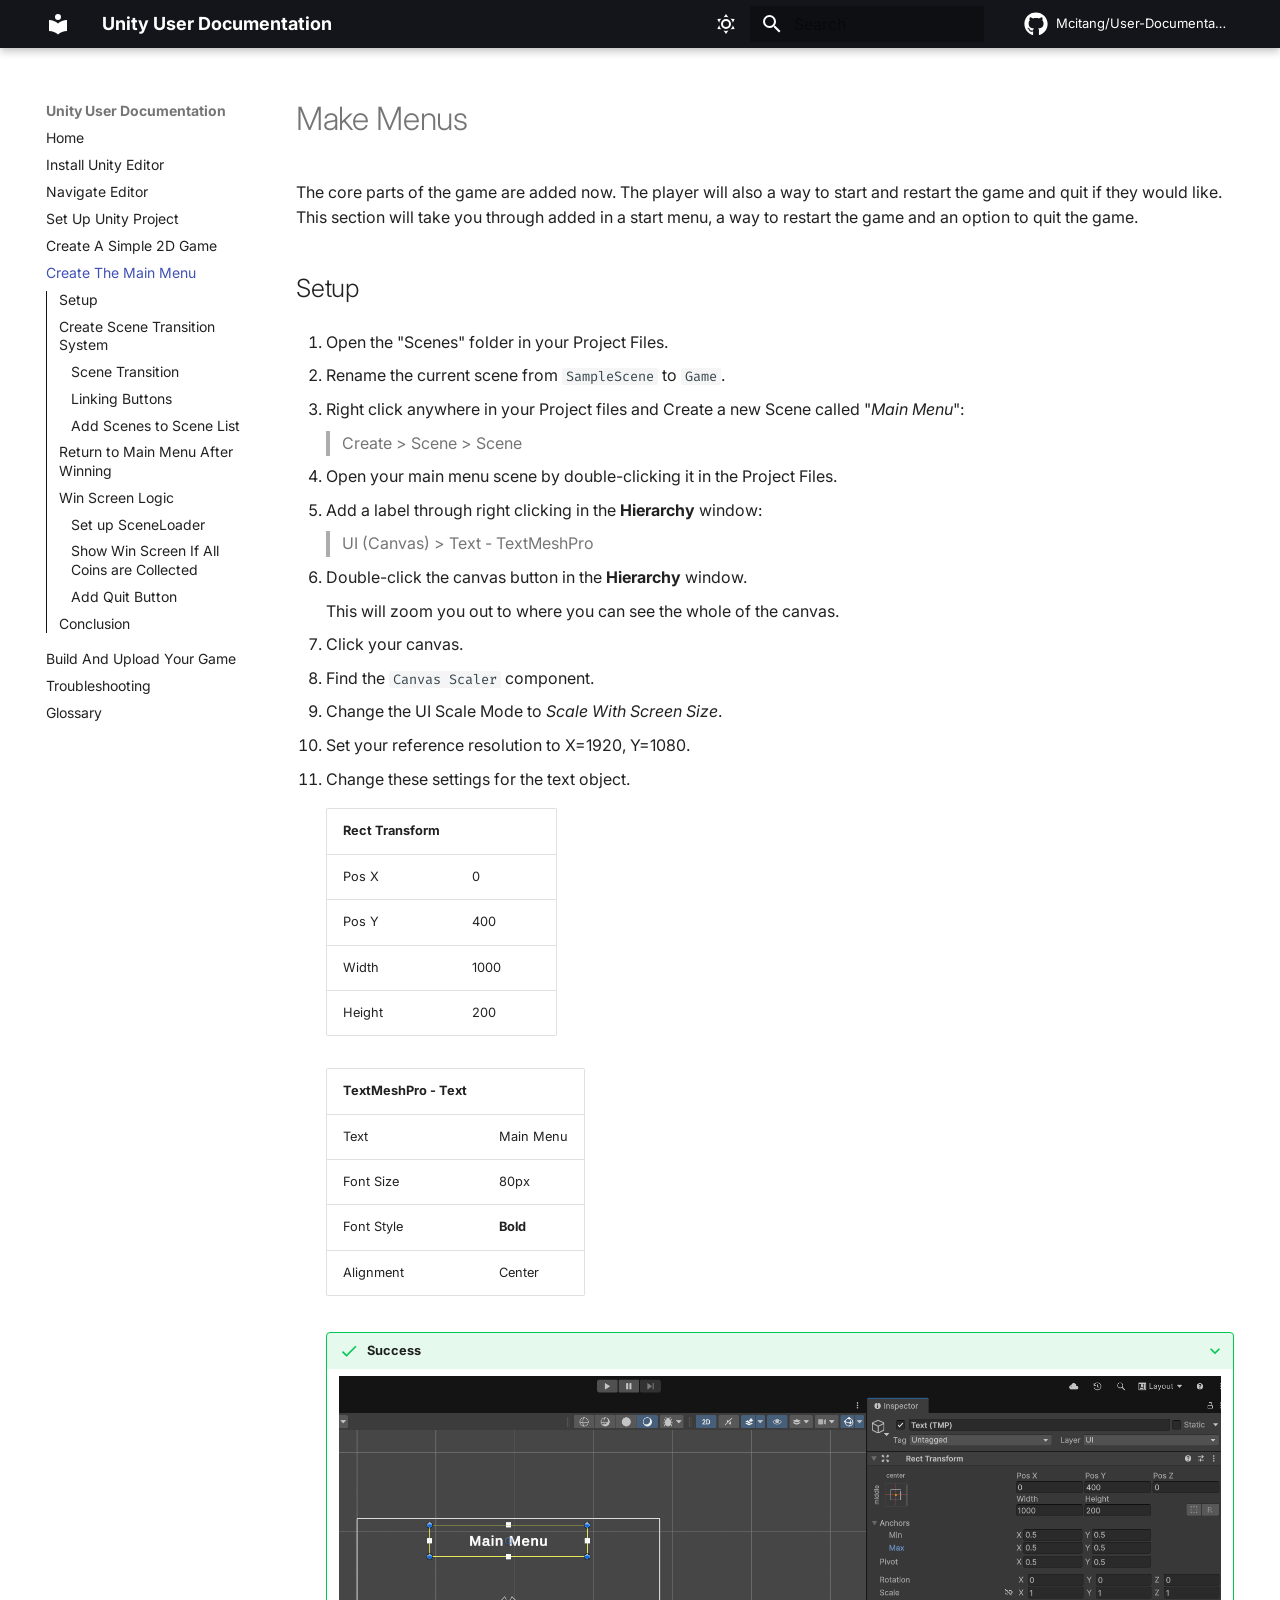
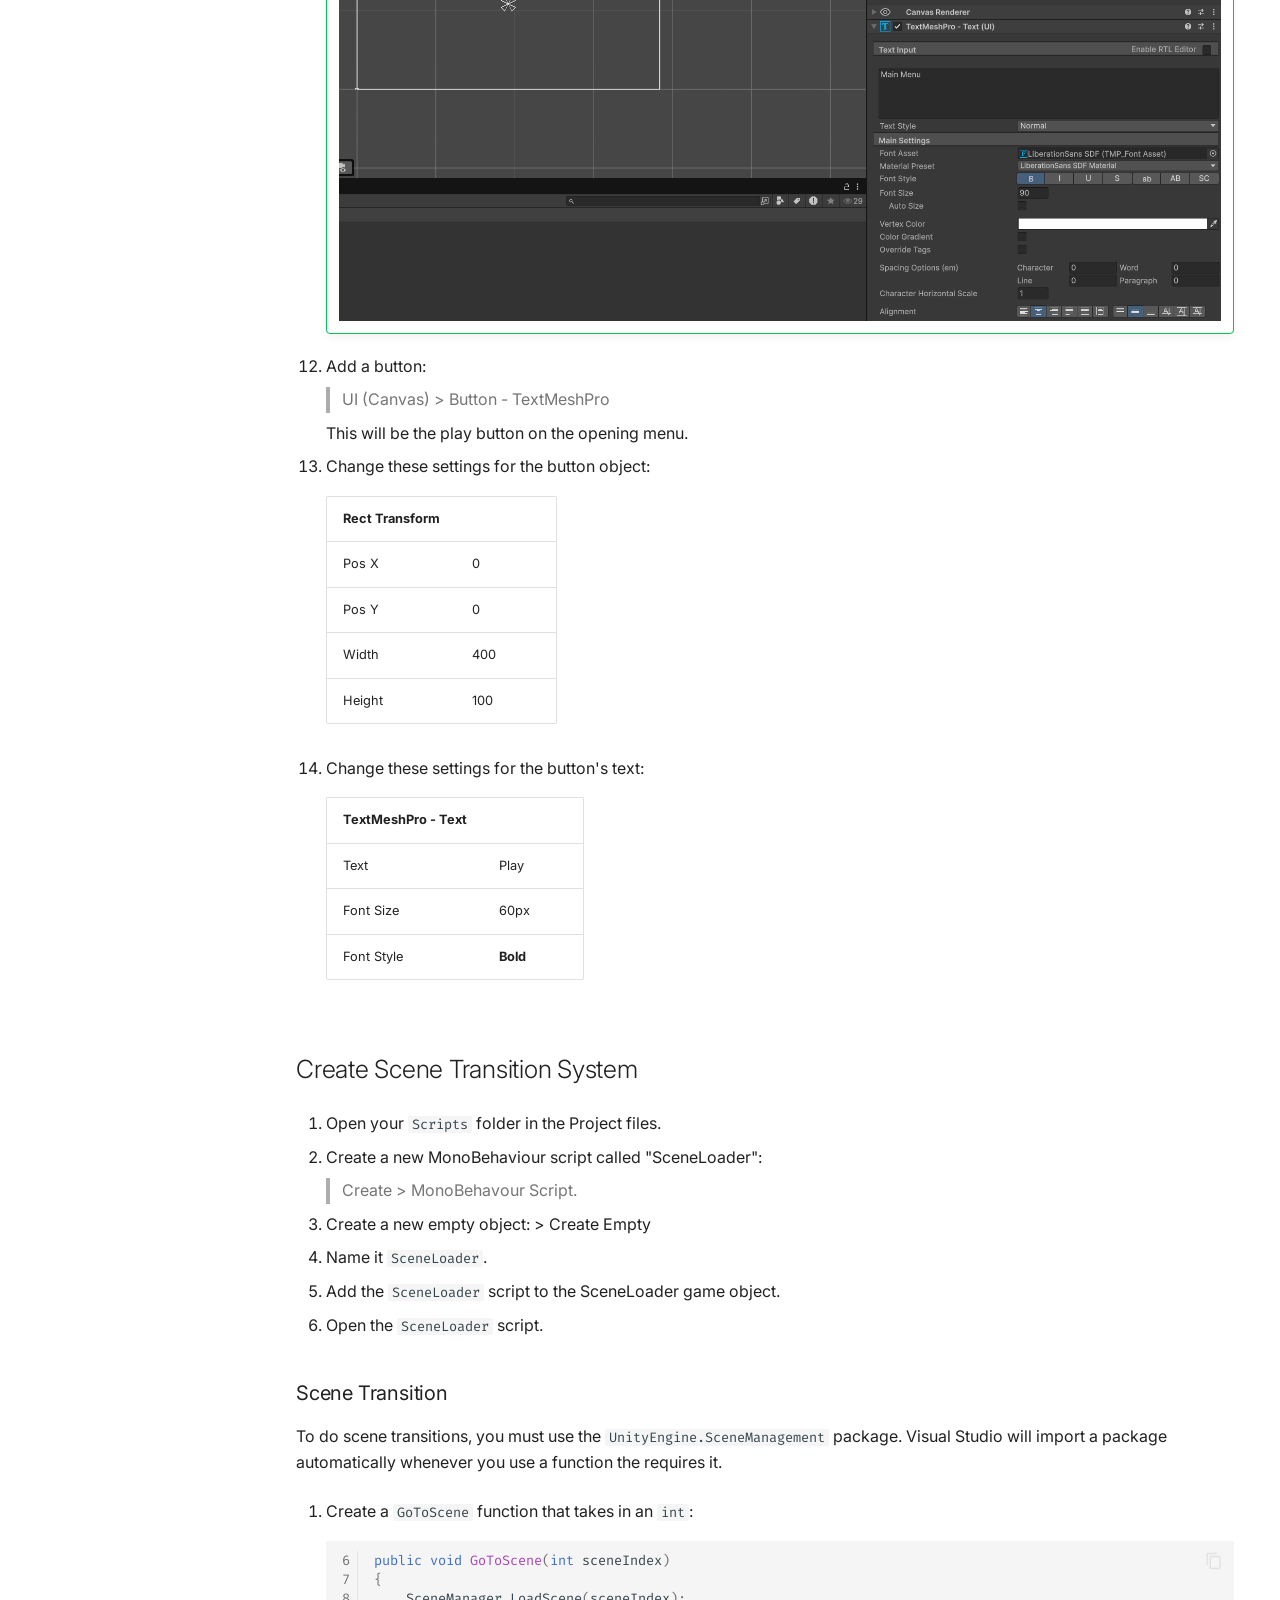
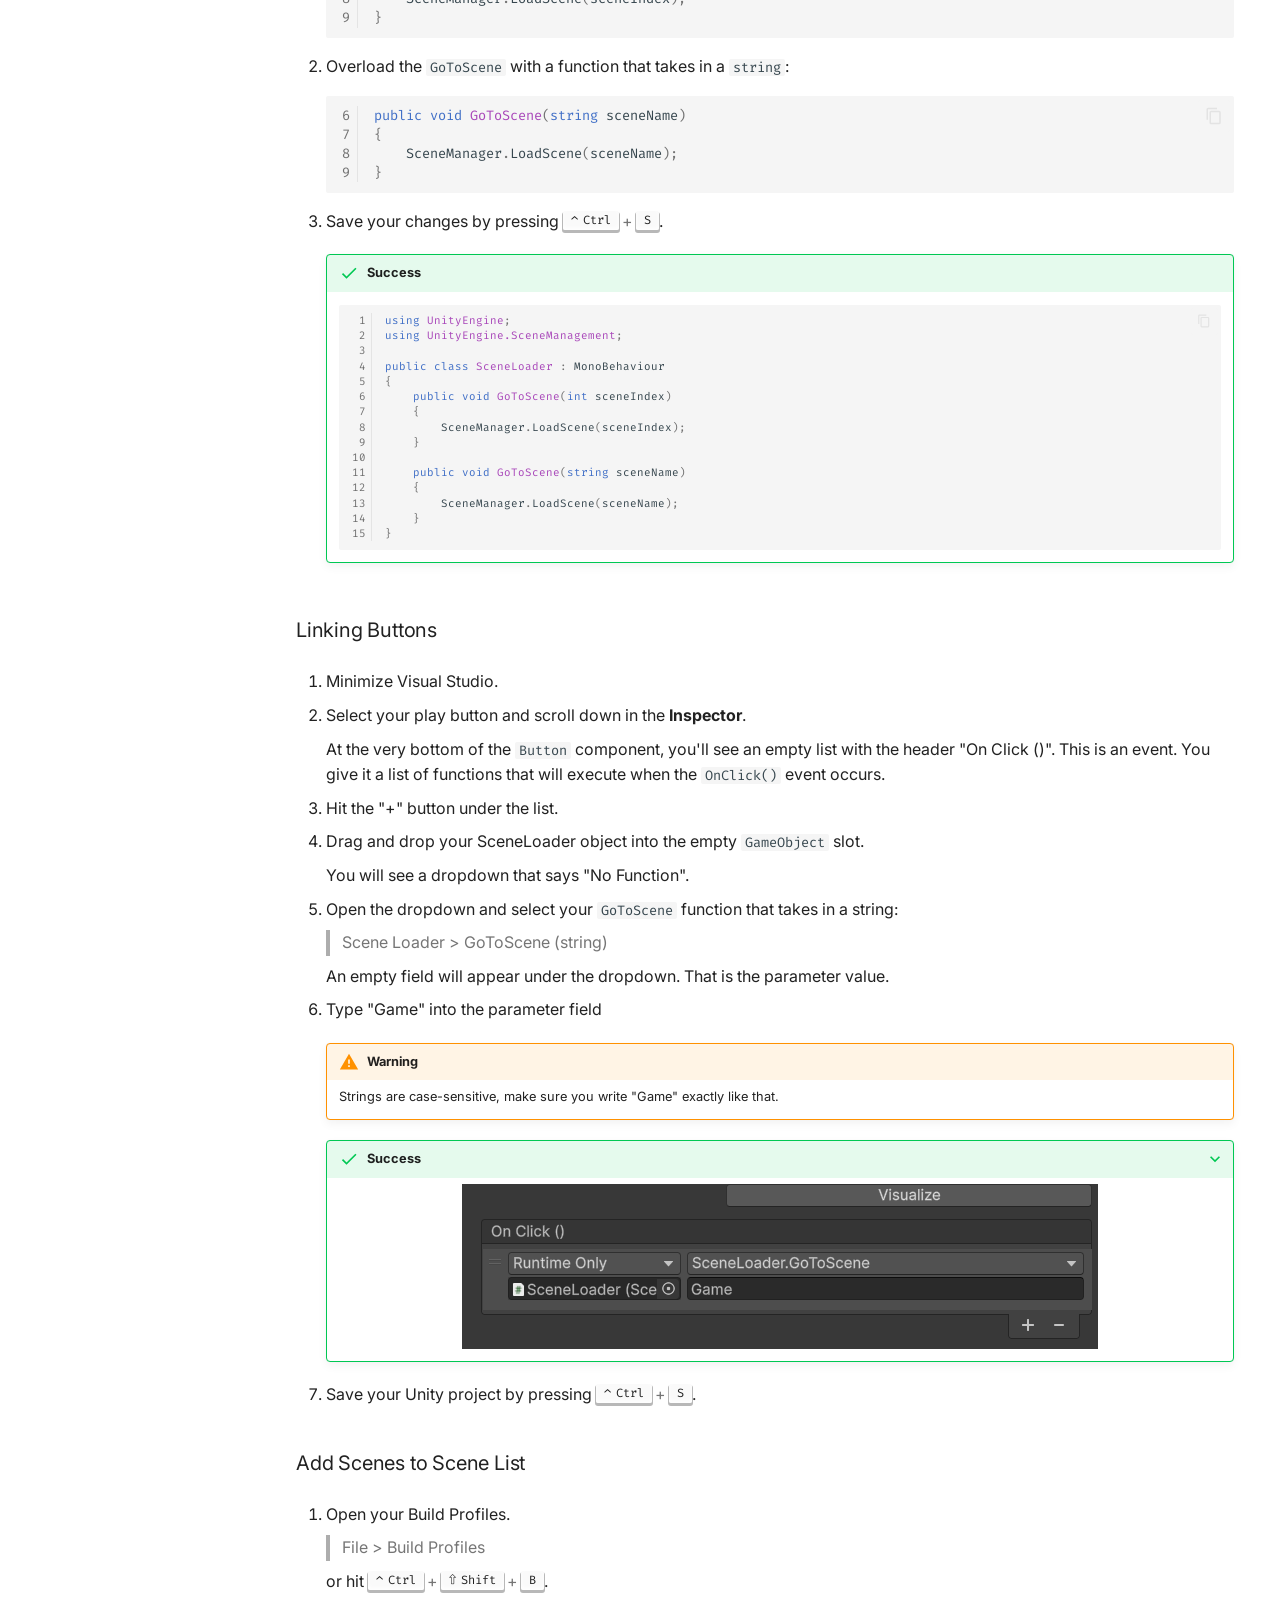
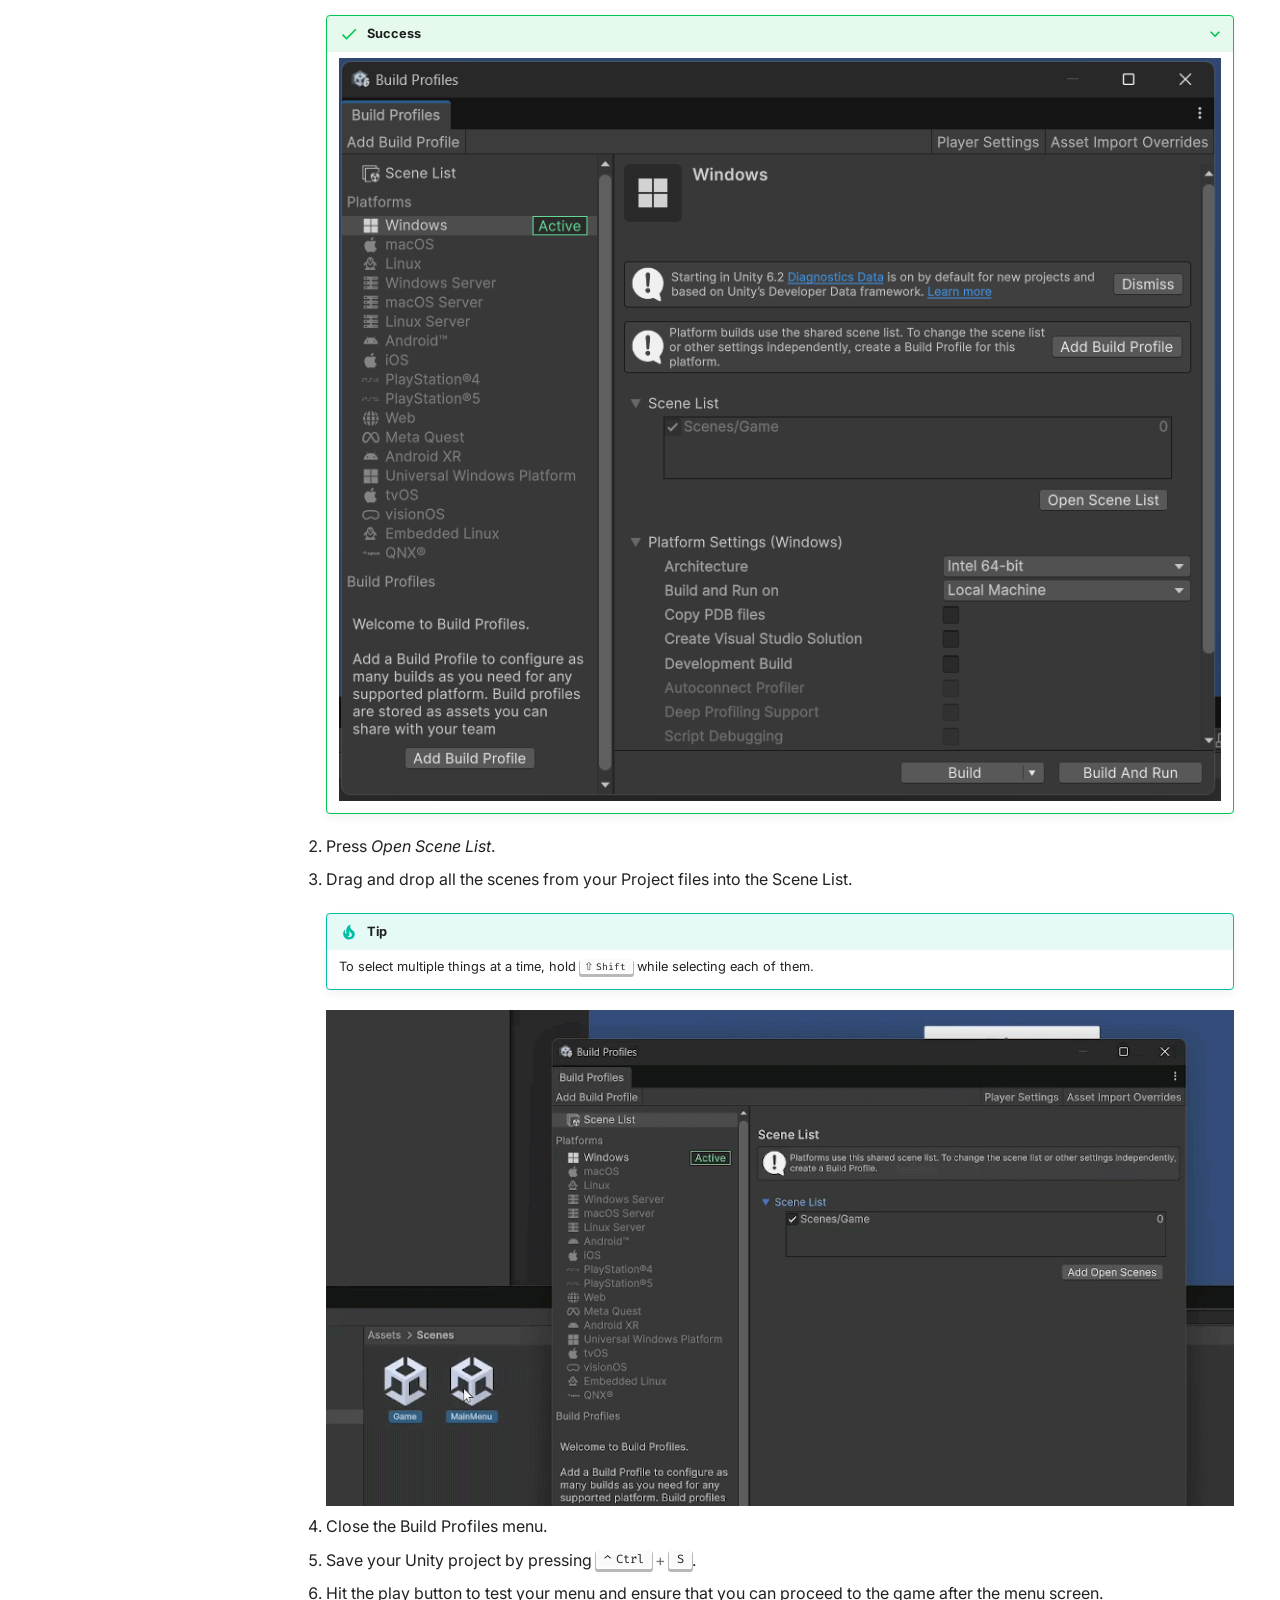
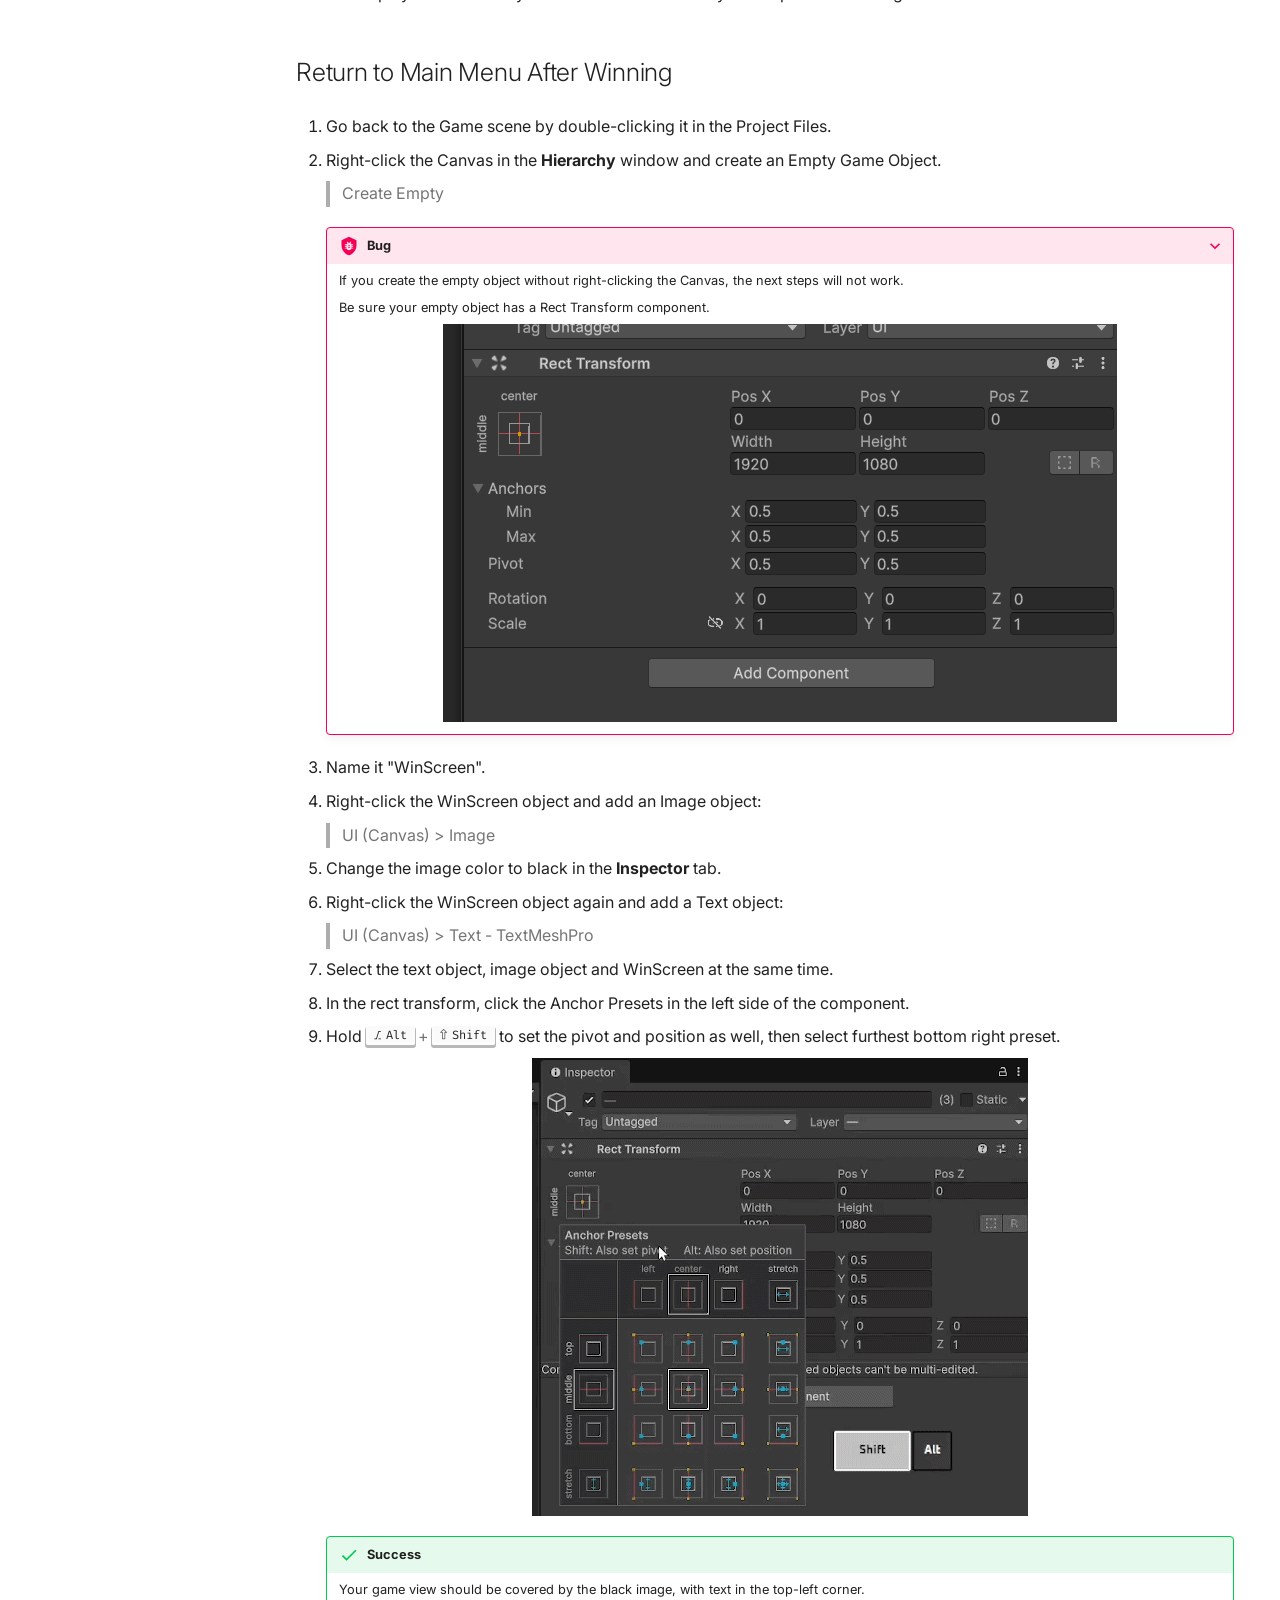
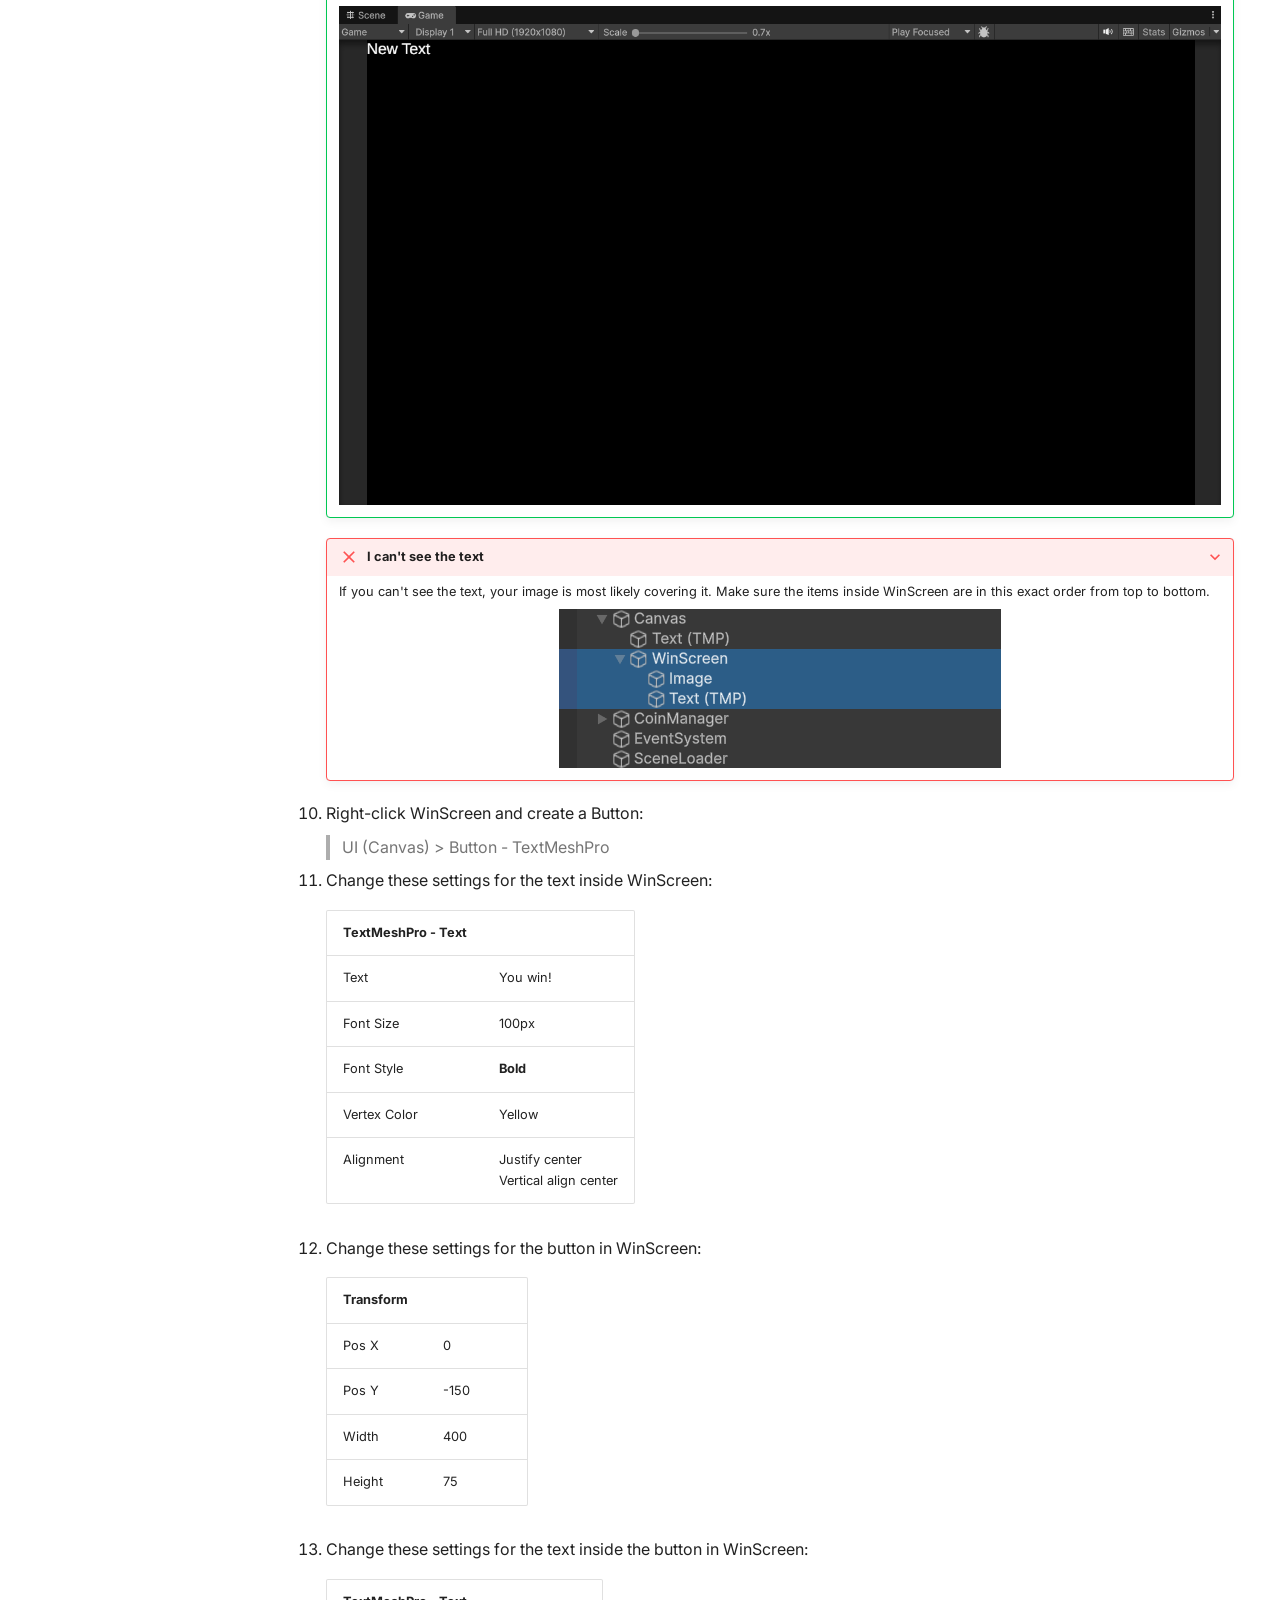
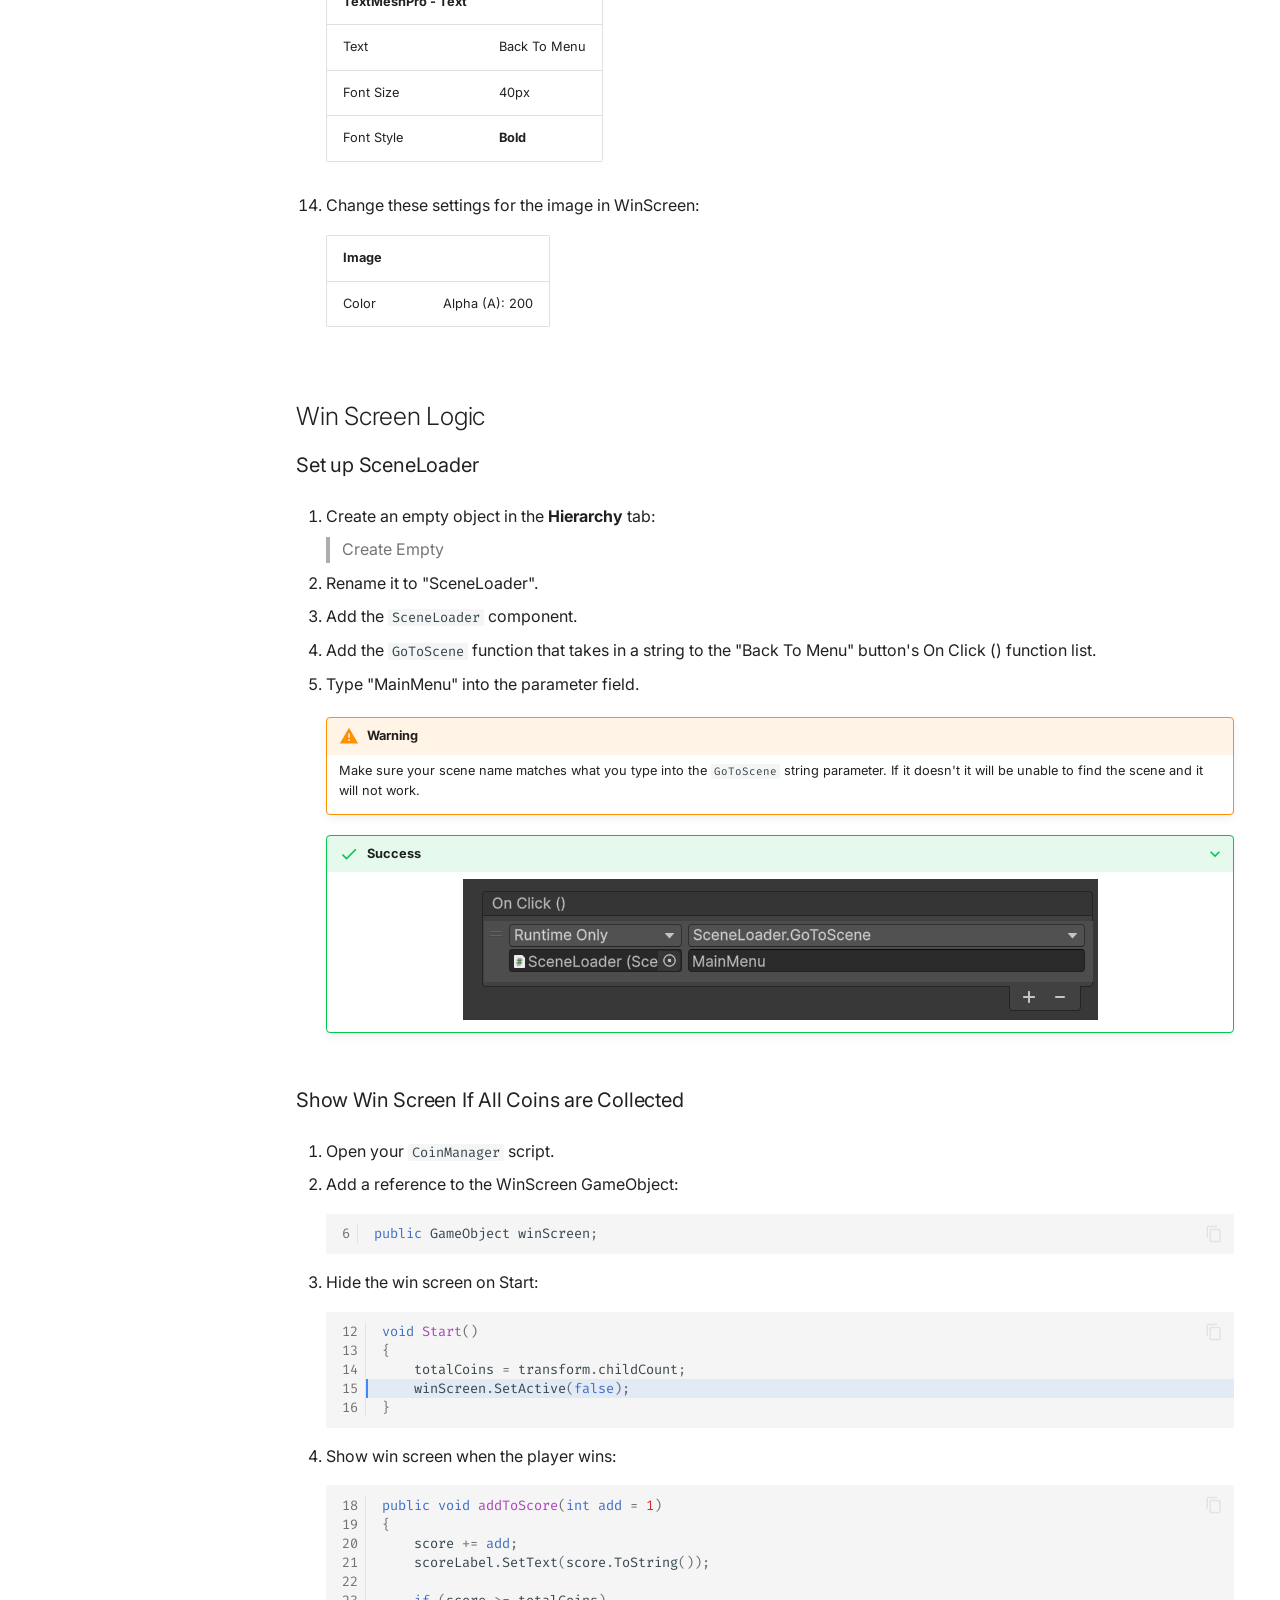
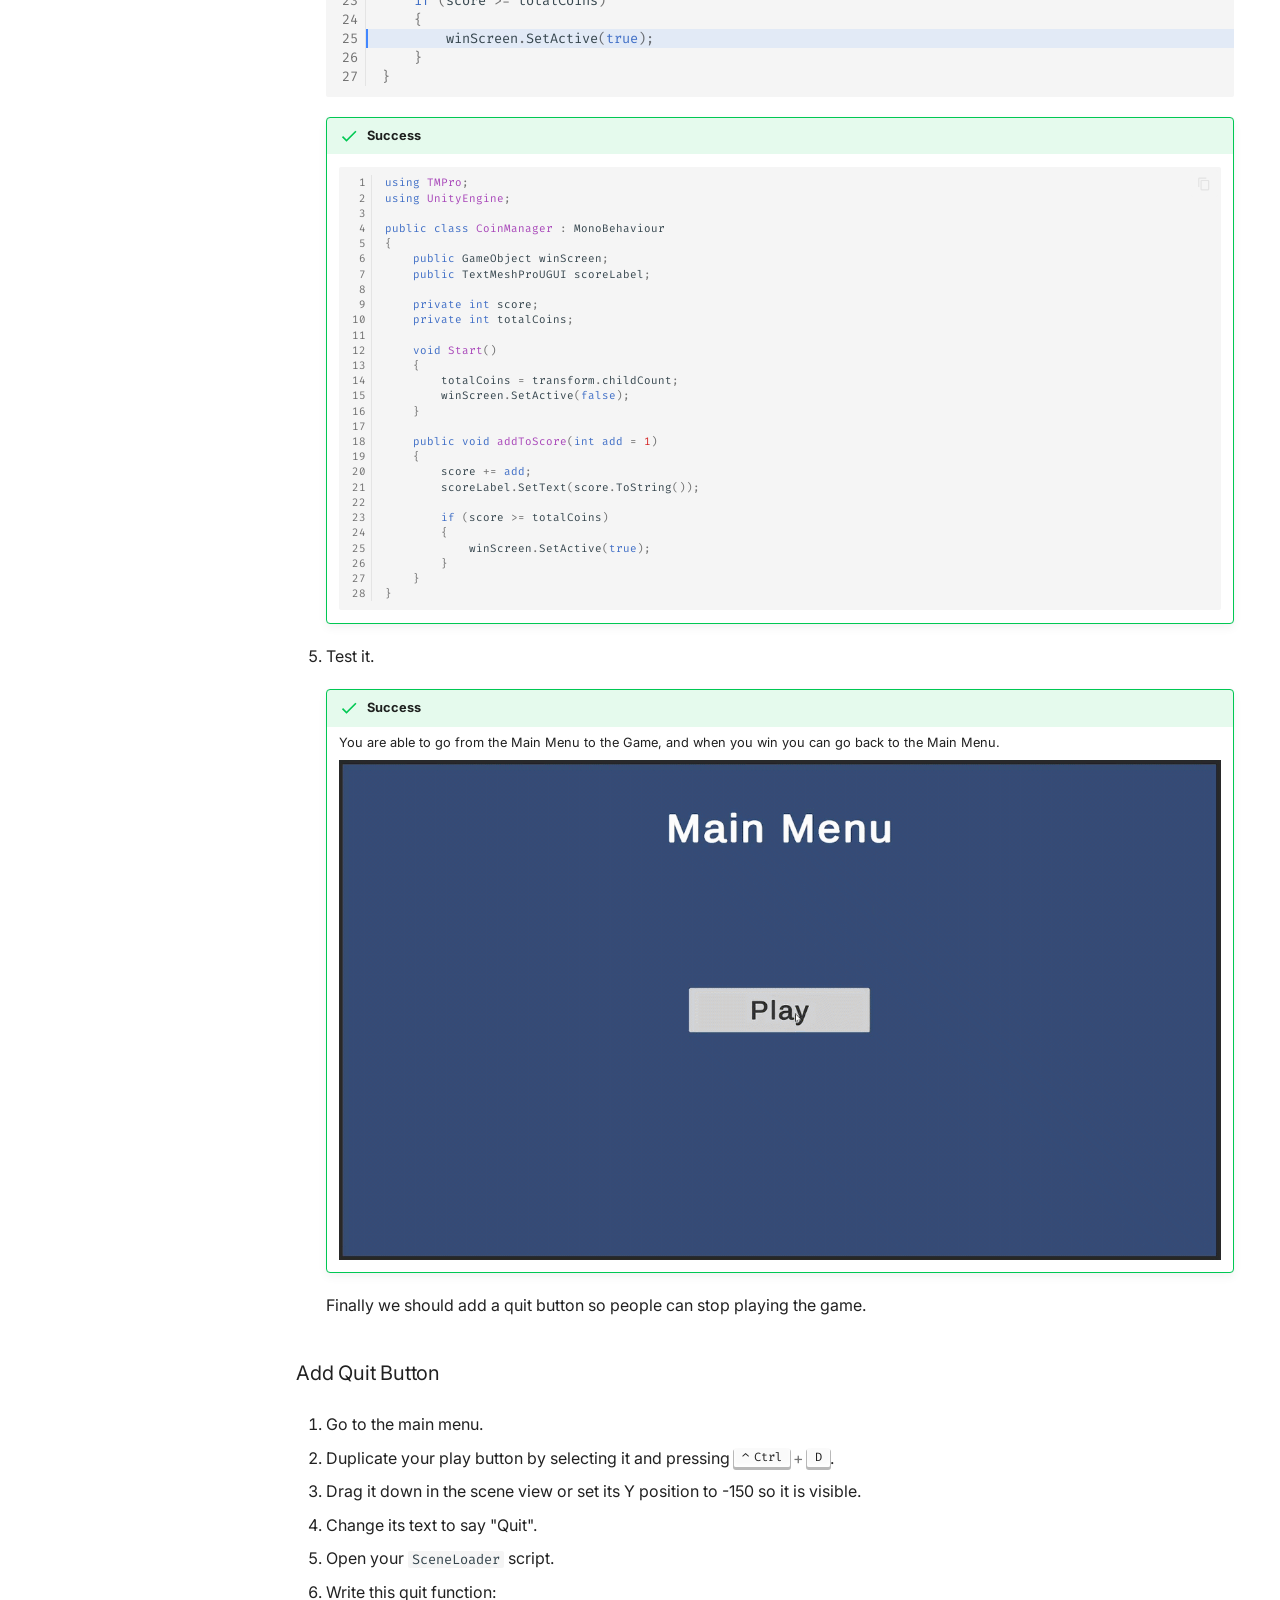
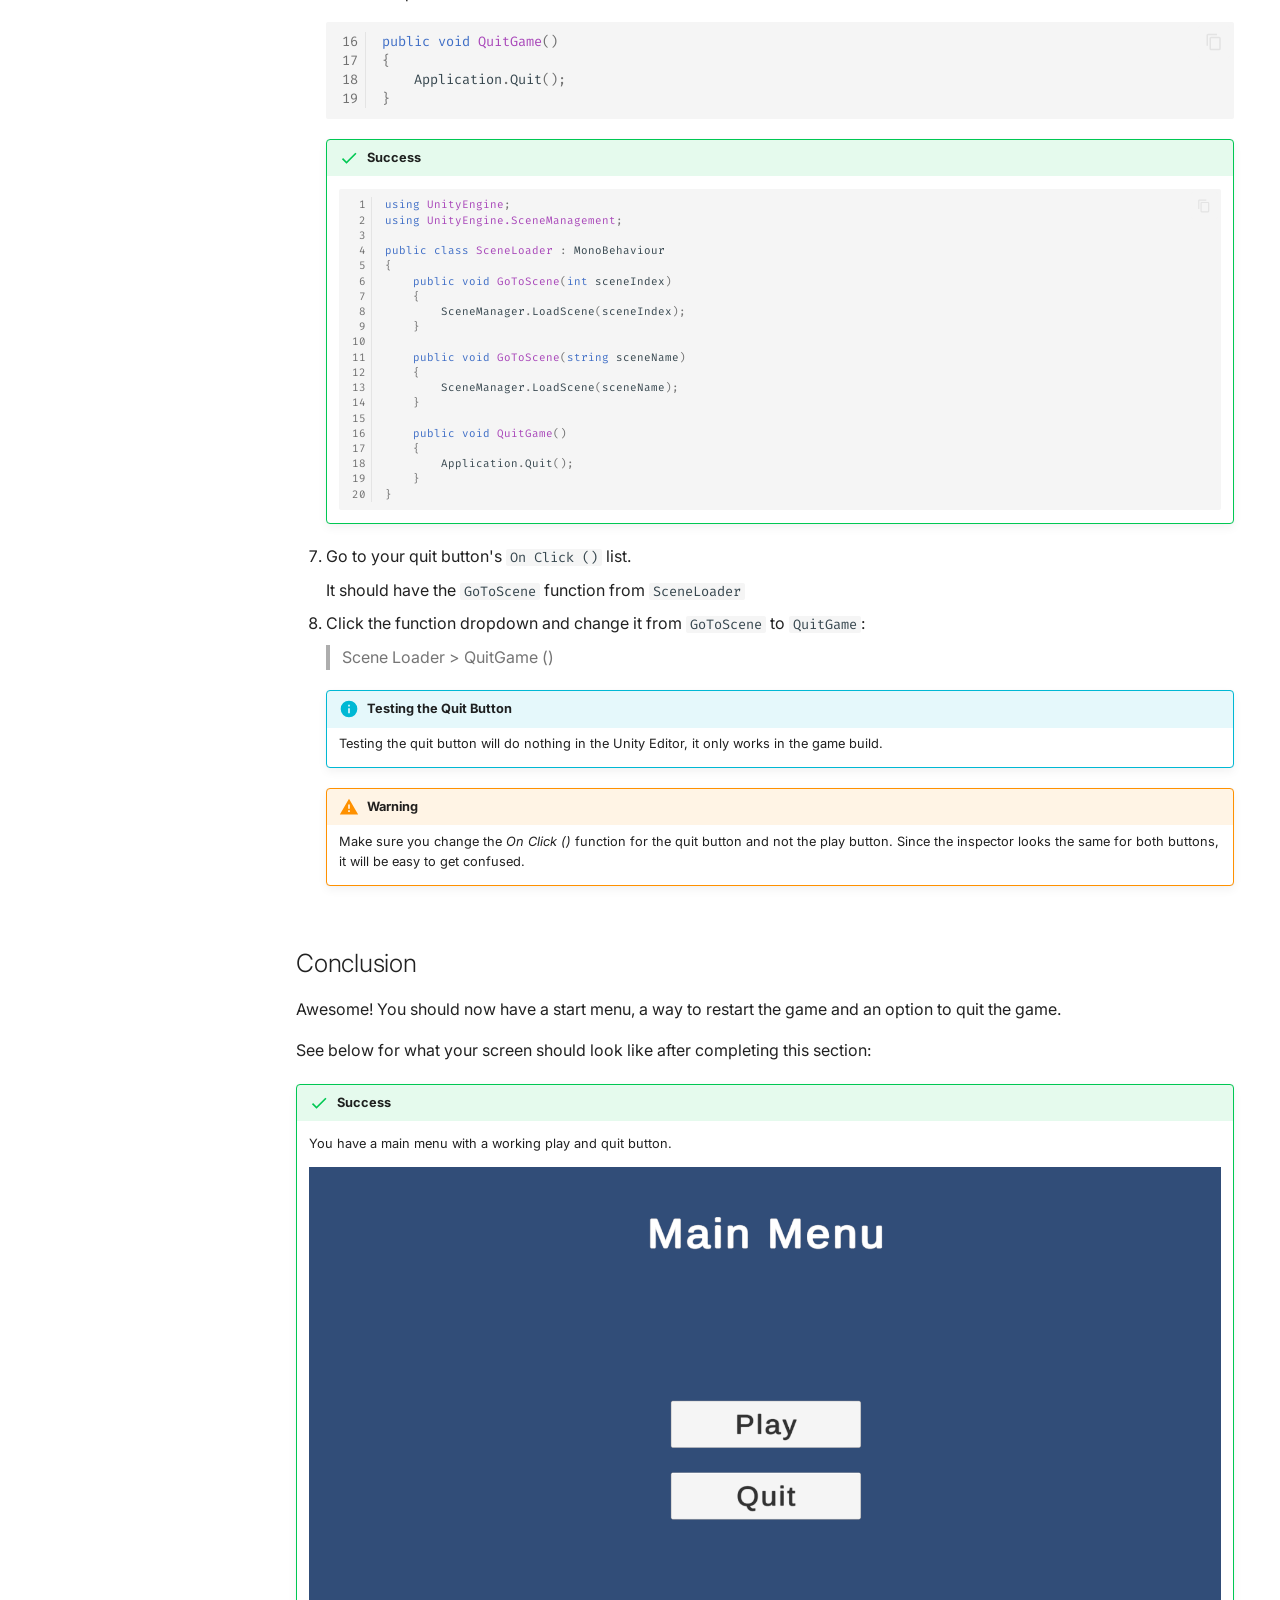
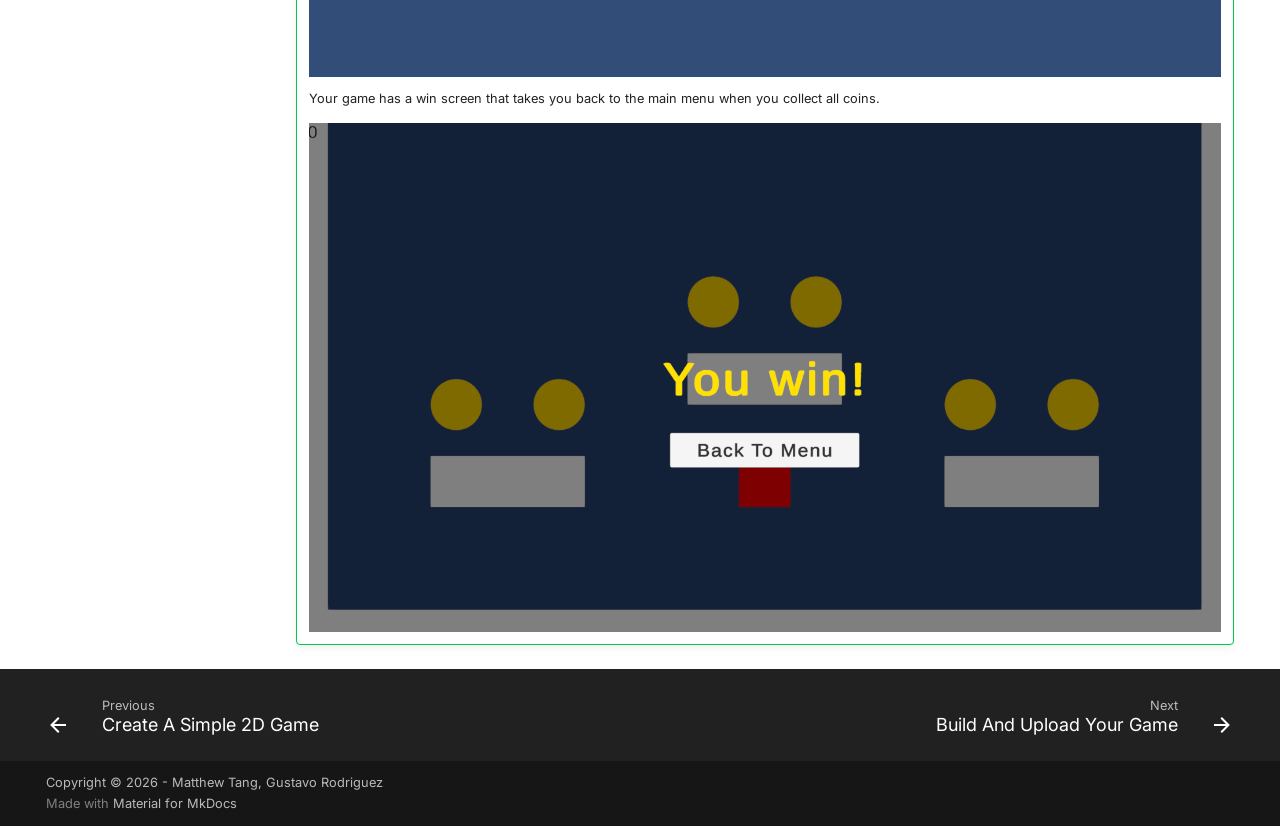
<file: make-menus/index.html>
<!doctype html>
<html lang="en" class="no-js">
  <head>
    
      <meta charset="utf-8">
      <meta name="viewport" content="width=device-width,initial-scale=1">
      
      
      
        <link rel="canonical" href="https://mcitang.github.io/User-Documentation/make-menus/">
      
      
        <link rel="prev" href="../make-game/">
      
      
        <link rel="next" href="../build-game/">
      
      
        
      
      
      <link rel="icon" href="../assets/images/favicon.png">
      <meta name="generator" content="mkdocs-1.6.1, mkdocs-material-9.7.6">
    
    
      
        <title>Create The Main Menu - Unity User Documentation</title>
      
    
    
      <link rel="stylesheet" href="../assets/stylesheets/main.484c7ddc.min.css">
      
        
        <link rel="stylesheet" href="../assets/stylesheets/palette.ab4e12ef.min.css">
      
      


    
    
      
    
    
      
        
        
        <link rel="preconnect" href="https://fonts.gstatic.com" crossorigin>
        <link rel="stylesheet" href="https://fonts.googleapis.com/css?family=Inter:300,300i,400,400i,700,700i%7CFira+Code:400,400i,700,700i&display=fallback">
        <style>:root{--md-text-font:"Inter";--md-code-font:"Fira Code"}</style>
      
    
    
      <link rel="stylesheet" href="../stylesheets/styles.css">
    
      <link rel="stylesheet" href="../stylesheets/util.style.css">
    
      <link rel="stylesheet" href="../stylesheets/pages/glossary.style.css">
    
    <script>__md_scope=new URL("..",location),__md_hash=e=>[...e].reduce(((e,_)=>(e<<5)-e+_.charCodeAt(0)),0),__md_get=(e,_=localStorage,t=__md_scope)=>JSON.parse(_.getItem(t.pathname+"."+e)),__md_set=(e,_,t=localStorage,a=__md_scope)=>{try{t.setItem(a.pathname+"."+e,JSON.stringify(_))}catch(e){}}</script>
    
      

    
    
  </head>
  
  
    
    
      
    
    
    
    
    <body dir="ltr" data-md-color-scheme="default" data-md-color-primary="black" data-md-color-accent="indigo">
  
    
    <input class="md-toggle" data-md-toggle="drawer" type="checkbox" id="__drawer" autocomplete="off">
    <input class="md-toggle" data-md-toggle="search" type="checkbox" id="__search" autocomplete="off">
    <label class="md-overlay" for="__drawer"></label>
    <div data-md-component="skip">
      
        
        <a href="#make-menus" class="md-skip">
          Skip to content
        </a>
      
    </div>
    <div data-md-component="announce">
      
    </div>
    
    
      

  

<header class="md-header md-header--shadow" data-md-component="header">
  <nav class="md-header__inner md-grid" aria-label="Header">
    <a href=".." title="Unity User Documentation" class="md-header__button md-logo" aria-label="Unity User Documentation" data-md-component="logo">
      
  
  <svg xmlns="http://www.w3.org/2000/svg" viewBox="0 0 24 24"><path d="M12 8a3 3 0 0 0 3-3 3 3 0 0 0-3-3 3 3 0 0 0-3 3 3 3 0 0 0 3 3m0 3.54C9.64 9.35 6.5 8 3 8v11c3.5 0 6.64 1.35 9 3.54 2.36-2.19 5.5-3.54 9-3.54V8c-3.5 0-6.64 1.35-9 3.54"/></svg>

    </a>
    <label class="md-header__button md-icon" for="__drawer">
      
      <svg xmlns="http://www.w3.org/2000/svg" viewBox="0 0 24 24"><path d="M3 6h18v2H3zm0 5h18v2H3zm0 5h18v2H3z"/></svg>
    </label>
    <div class="md-header__title" data-md-component="header-title">
      <div class="md-header__ellipsis">
        <div class="md-header__topic">
          <span class="md-ellipsis">
            Unity User Documentation
          </span>
        </div>
        <div class="md-header__topic" data-md-component="header-topic">
          <span class="md-ellipsis">
            
              Create The Main Menu
            
          </span>
        </div>
      </div>
    </div>
    
      
        <form class="md-header__option" data-md-component="palette">
  
    
    
    
    <input class="md-option" data-md-color-media="(prefers-color-scheme: light)" data-md-color-scheme="default" data-md-color-primary="black" data-md-color-accent="indigo"  aria-label="Dark mode"  type="radio" name="__palette" id="__palette_0">
    
      <label class="md-header__button md-icon" title="Dark mode" for="__palette_1" hidden>
        <svg xmlns="http://www.w3.org/2000/svg" viewBox="0 0 24 24"><path d="M12 7a5 5 0 0 1 5 5 5 5 0 0 1-5 5 5 5 0 0 1-5-5 5 5 0 0 1 5-5m0 2a3 3 0 0 0-3 3 3 3 0 0 0 3 3 3 3 0 0 0 3-3 3 3 0 0 0-3-3m0-7 2.39 3.42C13.65 5.15 12.84 5 12 5s-1.65.15-2.39.42zM3.34 7l4.16-.35A7.2 7.2 0 0 0 5.94 8.5c-.44.74-.69 1.5-.83 2.29zm.02 10 1.76-3.77a7.131 7.131 0 0 0 2.38 4.14zM20.65 7l-1.77 3.79a7.02 7.02 0 0 0-2.38-4.15zm-.01 10-4.14.36c.59-.51 1.12-1.14 1.54-1.86.42-.73.69-1.5.83-2.29zM12 22l-2.41-3.44c.74.27 1.55.44 2.41.44.82 0 1.63-.17 2.37-.44z"/></svg>
      </label>
    
  
    
    
    
    <input class="md-option" data-md-color-media="(prefers-color-scheme: dark)" data-md-color-scheme="slate" data-md-color-primary="grey" data-md-color-accent="indigo"  aria-label="Light mode"  type="radio" name="__palette" id="__palette_1">
    
      <label class="md-header__button md-icon" title="Light mode" for="__palette_0" hidden>
        <svg xmlns="http://www.w3.org/2000/svg" viewBox="0 0 24 24"><path d="m17.75 4.09-2.53 1.94.91 3.06-2.63-1.81-2.63 1.81.91-3.06-2.53-1.94L12.44 4l1.06-3 1.06 3zm3.5 6.91-1.64 1.25.59 1.98-1.7-1.17-1.7 1.17.59-1.98L15.75 11l2.06-.05L18.5 9l.69 1.95zm-2.28 4.95c.83-.08 1.72 1.1 1.19 1.85-.32.45-.66.87-1.08 1.27C15.17 23 8.84 23 4.94 19.07c-3.91-3.9-3.91-10.24 0-14.14.4-.4.82-.76 1.27-1.08.75-.53 1.93.36 1.85 1.19-.27 2.86.69 5.83 2.89 8.02a9.96 9.96 0 0 0 8.02 2.89m-1.64 2.02a12.08 12.08 0 0 1-7.8-3.47c-2.17-2.19-3.33-5-3.49-7.82-2.81 3.14-2.7 7.96.31 10.98 3.02 3.01 7.84 3.12 10.98.31"/></svg>
      </label>
    
  
</form>
      
    
    
      <script>var palette=__md_get("__palette");if(palette&&palette.color){if("(prefers-color-scheme)"===palette.color.media){var media=matchMedia("(prefers-color-scheme: light)"),input=document.querySelector(media.matches?"[data-md-color-media='(prefers-color-scheme: light)']":"[data-md-color-media='(prefers-color-scheme: dark)']");palette.color.media=input.getAttribute("data-md-color-media"),palette.color.scheme=input.getAttribute("data-md-color-scheme"),palette.color.primary=input.getAttribute("data-md-color-primary"),palette.color.accent=input.getAttribute("data-md-color-accent")}for(var[key,value]of Object.entries(palette.color))document.body.setAttribute("data-md-color-"+key,value)}</script>
    
    
    
      
      
        <label class="md-header__button md-icon" for="__search">
          
          <svg xmlns="http://www.w3.org/2000/svg" viewBox="0 0 24 24"><path d="M9.5 3A6.5 6.5 0 0 1 16 9.5c0 1.61-.59 3.09-1.56 4.23l.27.27h.79l5 5-1.5 1.5-5-5v-.79l-.27-.27A6.52 6.52 0 0 1 9.5 16 6.5 6.5 0 0 1 3 9.5 6.5 6.5 0 0 1 9.5 3m0 2C7 5 5 7 5 9.5S7 14 9.5 14 14 12 14 9.5 12 5 9.5 5"/></svg>
        </label>
        <div class="md-search" data-md-component="search" role="dialog">
  <label class="md-search__overlay" for="__search"></label>
  <div class="md-search__inner" role="search">
    <form class="md-search__form" name="search">
      <input type="text" class="md-search__input" name="query" aria-label="Search" placeholder="Search" autocapitalize="off" autocorrect="off" autocomplete="off" spellcheck="false" data-md-component="search-query" required>
      <label class="md-search__icon md-icon" for="__search">
        
        <svg xmlns="http://www.w3.org/2000/svg" viewBox="0 0 24 24"><path d="M9.5 3A6.5 6.5 0 0 1 16 9.5c0 1.61-.59 3.09-1.56 4.23l.27.27h.79l5 5-1.5 1.5-5-5v-.79l-.27-.27A6.52 6.52 0 0 1 9.5 16 6.5 6.5 0 0 1 3 9.5 6.5 6.5 0 0 1 9.5 3m0 2C7 5 5 7 5 9.5S7 14 9.5 14 14 12 14 9.5 12 5 9.5 5"/></svg>
        
        <svg xmlns="http://www.w3.org/2000/svg" viewBox="0 0 24 24"><path d="M20 11v2H8l5.5 5.5-1.42 1.42L4.16 12l7.92-7.92L13.5 5.5 8 11z"/></svg>
      </label>
      <nav class="md-search__options" aria-label="Search">
        
        <button type="reset" class="md-search__icon md-icon" title="Clear" aria-label="Clear" tabindex="-1">
          
          <svg xmlns="http://www.w3.org/2000/svg" viewBox="0 0 24 24"><path d="M19 6.41 17.59 5 12 10.59 6.41 5 5 6.41 10.59 12 5 17.59 6.41 19 12 13.41 17.59 19 19 17.59 13.41 12z"/></svg>
        </button>
      </nav>
      
    </form>
    <div class="md-search__output">
      <div class="md-search__scrollwrap" tabindex="0" data-md-scrollfix>
        <div class="md-search-result" data-md-component="search-result">
          <div class="md-search-result__meta">
            Initializing search
          </div>
          <ol class="md-search-result__list" role="presentation"></ol>
        </div>
      </div>
    </div>
  </div>
</div>
      
    
    
      <div class="md-header__source">
        <a href="https://github.com/Mcitang/User-Documentation" title="Go to repository" class="md-source" data-md-component="source">
  <div class="md-source__icon md-icon">
    
    <svg xmlns="http://www.w3.org/2000/svg" viewBox="0 0 512 512"><!--! Font Awesome Free 7.1.0 by @fontawesome - https://fontawesome.com License - https://fontawesome.com/license/free (Icons: CC BY 4.0, Fonts: SIL OFL 1.1, Code: MIT License) Copyright 2025 Fonticons, Inc.--><path d="M173.9 397.4c0 2-2.3 3.6-5.2 3.6-3.3.3-5.6-1.3-5.6-3.6 0-2 2.3-3.6 5.2-3.6 3-.3 5.6 1.3 5.6 3.6m-31.1-4.5c-.7 2 1.3 4.3 4.3 4.9 2.6 1 5.6 0 6.2-2s-1.3-4.3-4.3-5.2c-2.6-.7-5.5.3-6.2 2.3m44.2-1.7c-2.9.7-4.9 2.6-4.6 4.9.3 2 2.9 3.3 5.9 2.6 2.9-.7 4.9-2.6 4.6-4.6-.3-1.9-3-3.2-5.9-2.9M252.8 8C114.1 8 8 113.3 8 252c0 110.9 69.8 205.8 169.5 239.2 12.8 2.3 17.3-5.6 17.3-12.1 0-6.2-.3-40.4-.3-61.4 0 0-70 15-84.7-29.8 0 0-11.4-29.1-27.8-36.6 0 0-22.9-15.7 1.6-15.4 0 0 24.9 2 38.6 25.8 21.9 38.6 58.6 27.5 72.9 20.9 2.3-16 8.8-27.1 16-33.7-55.9-6.2-112.3-14.3-112.3-110.5 0-27.5 7.6-41.3 23.6-58.9-2.6-6.5-11.1-33.3 2.6-67.9 20.9-6.5 69 27 69 27 20-5.6 41.5-8.5 62.8-8.5s42.8 2.9 62.8 8.5c0 0 48.1-33.6 69-27 13.7 34.7 5.2 61.4 2.6 67.9 16 17.7 25.8 31.5 25.8 58.9 0 96.5-58.9 104.2-114.8 110.5 9.2 7.9 17 22.9 17 46.4 0 33.7-.3 75.4-.3 83.6 0 6.5 4.6 14.4 17.3 12.1C436.2 457.8 504 362.9 504 252 504 113.3 391.5 8 252.8 8M105.2 352.9c-1.3 1-1 3.3.7 5.2 1.6 1.6 3.9 2.3 5.2 1 1.3-1 1-3.3-.7-5.2-1.6-1.6-3.9-2.3-5.2-1m-10.8-8.1c-.7 1.3.3 2.9 2.3 3.9 1.6 1 3.6.7 4.3-.7.7-1.3-.3-2.9-2.3-3.9-2-.6-3.6-.3-4.3.7m32.4 35.6c-1.6 1.3-1 4.3 1.3 6.2 2.3 2.3 5.2 2.6 6.5 1 1.3-1.3.7-4.3-1.3-6.2-2.2-2.3-5.2-2.6-6.5-1m-11.4-14.7c-1.6 1-1.6 3.6 0 5.9s4.3 3.3 5.6 2.3c1.6-1.3 1.6-3.9 0-6.2-1.4-2.3-4-3.3-5.6-2"/></svg>
  </div>
  <div class="md-source__repository">
    Mcitang/User-Documentation
  </div>
</a>
      </div>
    
  </nav>
  
</header>
    
    <div class="md-container" data-md-component="container">
      
      
        
          
        
      
      <main class="md-main" data-md-component="main">
        <div class="md-main__inner md-grid">
          
            
              
              <div class="md-sidebar md-sidebar--primary" data-md-component="sidebar" data-md-type="navigation" >
                <div class="md-sidebar__scrollwrap">
                  <div class="md-sidebar__inner">
                    



  

<nav class="md-nav md-nav--primary md-nav--integrated" aria-label="Navigation" data-md-level="0">
  <label class="md-nav__title" for="__drawer">
    <a href=".." title="Unity User Documentation" class="md-nav__button md-logo" aria-label="Unity User Documentation" data-md-component="logo">
      
  
  <svg xmlns="http://www.w3.org/2000/svg" viewBox="0 0 24 24"><path d="M12 8a3 3 0 0 0 3-3 3 3 0 0 0-3-3 3 3 0 0 0-3 3 3 3 0 0 0 3 3m0 3.54C9.64 9.35 6.5 8 3 8v11c3.5 0 6.64 1.35 9 3.54 2.36-2.19 5.5-3.54 9-3.54V8c-3.5 0-6.64 1.35-9 3.54"/></svg>

    </a>
    Unity User Documentation
  </label>
  
    <div class="md-nav__source">
      <a href="https://github.com/Mcitang/User-Documentation" title="Go to repository" class="md-source" data-md-component="source">
  <div class="md-source__icon md-icon">
    
    <svg xmlns="http://www.w3.org/2000/svg" viewBox="0 0 512 512"><!--! Font Awesome Free 7.1.0 by @fontawesome - https://fontawesome.com License - https://fontawesome.com/license/free (Icons: CC BY 4.0, Fonts: SIL OFL 1.1, Code: MIT License) Copyright 2025 Fonticons, Inc.--><path d="M173.9 397.4c0 2-2.3 3.6-5.2 3.6-3.3.3-5.6-1.3-5.6-3.6 0-2 2.3-3.6 5.2-3.6 3-.3 5.6 1.3 5.6 3.6m-31.1-4.5c-.7 2 1.3 4.3 4.3 4.9 2.6 1 5.6 0 6.2-2s-1.3-4.3-4.3-5.2c-2.6-.7-5.5.3-6.2 2.3m44.2-1.7c-2.9.7-4.9 2.6-4.6 4.9.3 2 2.9 3.3 5.9 2.6 2.9-.7 4.9-2.6 4.6-4.6-.3-1.9-3-3.2-5.9-2.9M252.8 8C114.1 8 8 113.3 8 252c0 110.9 69.8 205.8 169.5 239.2 12.8 2.3 17.3-5.6 17.3-12.1 0-6.2-.3-40.4-.3-61.4 0 0-70 15-84.7-29.8 0 0-11.4-29.1-27.8-36.6 0 0-22.9-15.7 1.6-15.4 0 0 24.9 2 38.6 25.8 21.9 38.6 58.6 27.5 72.9 20.9 2.3-16 8.8-27.1 16-33.7-55.9-6.2-112.3-14.3-112.3-110.5 0-27.5 7.6-41.3 23.6-58.9-2.6-6.5-11.1-33.3 2.6-67.9 20.9-6.5 69 27 69 27 20-5.6 41.5-8.5 62.8-8.5s42.8 2.9 62.8 8.5c0 0 48.1-33.6 69-27 13.7 34.7 5.2 61.4 2.6 67.9 16 17.7 25.8 31.5 25.8 58.9 0 96.5-58.9 104.2-114.8 110.5 9.2 7.9 17 22.9 17 46.4 0 33.7-.3 75.4-.3 83.6 0 6.5 4.6 14.4 17.3 12.1C436.2 457.8 504 362.9 504 252 504 113.3 391.5 8 252.8 8M105.2 352.9c-1.3 1-1 3.3.7 5.2 1.6 1.6 3.9 2.3 5.2 1 1.3-1 1-3.3-.7-5.2-1.6-1.6-3.9-2.3-5.2-1m-10.8-8.1c-.7 1.3.3 2.9 2.3 3.9 1.6 1 3.6.7 4.3-.7.7-1.3-.3-2.9-2.3-3.9-2-.6-3.6-.3-4.3.7m32.4 35.6c-1.6 1.3-1 4.3 1.3 6.2 2.3 2.3 5.2 2.6 6.5 1 1.3-1.3.7-4.3-1.3-6.2-2.2-2.3-5.2-2.6-6.5-1m-11.4-14.7c-1.6 1-1.6 3.6 0 5.9s4.3 3.3 5.6 2.3c1.6-1.3 1.6-3.9 0-6.2-1.4-2.3-4-3.3-5.6-2"/></svg>
  </div>
  <div class="md-source__repository">
    Mcitang/User-Documentation
  </div>
</a>
    </div>
  
  <ul class="md-nav__list" data-md-scrollfix>
    
      
      
  
  
  
  
    <li class="md-nav__item">
      <a href=".." class="md-nav__link">
        
  
  
  <span class="md-ellipsis">
    
  
    Home
  

    
  </span>
  
  

      </a>
    </li>
  

    
      
      
  
  
  
  
    <li class="md-nav__item">
      <a href="../install-editor/" class="md-nav__link">
        
  
  
  <span class="md-ellipsis">
    
  
    Install Unity Editor
  

    
  </span>
  
  

      </a>
    </li>
  

    
      
      
  
  
  
  
    <li class="md-nav__item">
      <a href="../navigate-editor/" class="md-nav__link">
        
  
  
  <span class="md-ellipsis">
    
  
    Navigate Editor
  

    
  </span>
  
  

      </a>
    </li>
  

    
      
      
  
  
  
  
    <li class="md-nav__item">
      <a href="../setup-project/" class="md-nav__link">
        
  
  
  <span class="md-ellipsis">
    
  
    Set Up Unity Project
  

    
  </span>
  
  

      </a>
    </li>
  

    
      
      
  
  
  
  
    <li class="md-nav__item">
      <a href="../make-game/" class="md-nav__link">
        
  
  
  <span class="md-ellipsis">
    
  
    Create A Simple 2D Game
  

    
  </span>
  
  

      </a>
    </li>
  

    
      
      
  
  
    
  
  
  
    <li class="md-nav__item md-nav__item--active">
      
      <input class="md-nav__toggle md-toggle" type="checkbox" id="__toc">
      
      
        
      
      
        <label class="md-nav__link md-nav__link--active" for="__toc">
          
  
  
  <span class="md-ellipsis">
    
  
    Create The Main Menu
  

    
  </span>
  
  

          <span class="md-nav__icon md-icon"></span>
        </label>
      
      <a href="./" class="md-nav__link md-nav__link--active">
        
  
  
  <span class="md-ellipsis">
    
  
    Create The Main Menu
  

    
  </span>
  
  

      </a>
      
        

  

<nav class="md-nav md-nav--secondary" aria-label="In this page">
  
  
  
    
  
  
    <label class="md-nav__title" for="__toc">
      <span class="md-nav__icon md-icon"></span>
      In this page
    </label>
    <ul class="md-nav__list" data-md-component="toc" data-md-scrollfix>
      
        <li class="md-nav__item">
  <a href="#setup" class="md-nav__link">
    <span class="md-ellipsis">
      
        Setup
      
    </span>
  </a>
  
</li>
      
        <li class="md-nav__item">
  <a href="#create-scene-transition-system" class="md-nav__link">
    <span class="md-ellipsis">
      
        Create Scene Transition System
      
    </span>
  </a>
  
    <nav class="md-nav" aria-label="Create Scene Transition System">
      <ul class="md-nav__list">
        
          <li class="md-nav__item">
  <a href="#scene-transition" class="md-nav__link">
    <span class="md-ellipsis">
      
        Scene Transition
      
    </span>
  </a>
  
</li>
        
          <li class="md-nav__item">
  <a href="#linking-buttons" class="md-nav__link">
    <span class="md-ellipsis">
      
        Linking Buttons
      
    </span>
  </a>
  
</li>
        
          <li class="md-nav__item">
  <a href="#add-scenes-to-scene-list" class="md-nav__link">
    <span class="md-ellipsis">
      
        Add Scenes to Scene List
      
    </span>
  </a>
  
</li>
        
      </ul>
    </nav>
  
</li>
      
        <li class="md-nav__item">
  <a href="#return-to-main-menu-after-winning" class="md-nav__link">
    <span class="md-ellipsis">
      
        Return to Main Menu After Winning
      
    </span>
  </a>
  
</li>
      
        <li class="md-nav__item">
  <a href="#win-screen-logic" class="md-nav__link">
    <span class="md-ellipsis">
      
        Win Screen Logic
      
    </span>
  </a>
  
    <nav class="md-nav" aria-label="Win Screen Logic">
      <ul class="md-nav__list">
        
          <li class="md-nav__item">
  <a href="#set-up-sceneloader" class="md-nav__link">
    <span class="md-ellipsis">
      
        Set up SceneLoader
      
    </span>
  </a>
  
</li>
        
          <li class="md-nav__item">
  <a href="#show-win-screen-if-all-coins-are-collected" class="md-nav__link">
    <span class="md-ellipsis">
      
        Show Win Screen If All Coins are Collected
      
    </span>
  </a>
  
</li>
        
          <li class="md-nav__item">
  <a href="#add-quit-button" class="md-nav__link">
    <span class="md-ellipsis">
      
        Add Quit Button
      
    </span>
  </a>
  
</li>
        
      </ul>
    </nav>
  
</li>
      
        <li class="md-nav__item">
  <a href="#conclusion" class="md-nav__link">
    <span class="md-ellipsis">
      
        Conclusion
      
    </span>
  </a>
  
</li>
      
    </ul>
  
</nav>
      
    </li>
  

    
      
      
  
  
  
  
    <li class="md-nav__item">
      <a href="../build-game/" class="md-nav__link">
        
  
  
  <span class="md-ellipsis">
    
  
    Build And Upload Your Game
  

    
  </span>
  
  

      </a>
    </li>
  

    
      
      
  
  
  
  
    <li class="md-nav__item">
      <a href="../troubleshooting/" class="md-nav__link">
        
  
  
  <span class="md-ellipsis">
    
  
    Troubleshooting
  

    
  </span>
  
  

      </a>
    </li>
  

    
      
      
  
  
  
  
    <li class="md-nav__item">
      <a href="../glossary/" class="md-nav__link">
        
  
  
  <span class="md-ellipsis">
    
  
    Glossary
  

    
  </span>
  
  

      </a>
    </li>
  

    
  </ul>
</nav>
                  </div>
                </div>
              </div>
            
            
          
          
            <div class="md-content" data-md-component="content">
              
              <article class="md-content__inner md-typeset">
                
                  


  
  


<h1 id="make-menus">Make Menus</h1>
<p>The core parts of the game are added now. The player will also a way to start and restart the game and quit if they would like. This section will take you through added in a start menu, a way to restart the game and an option to quit the game.</p>
<h2 id="setup">Setup</h2>
<ol>
<li>
<p>Open the "Scenes" folder in your Project Files.</p>
</li>
<li>
<p>Rename the current scene from <code>SampleScene</code> to <code>Game</code>.</p>
</li>
<li>
<p>Right click anywhere in your Project files and Create a new Scene called "<em>Main Menu</em>":</p>
<blockquote>
<p>Create &gt; Scene &gt; Scene</p>
</blockquote>
</li>
<li>
<p>Open your main menu scene by double-clicking it in the Project Files.</p>
</li>
<li>
<p>Add a label through right clicking in the <strong>Hierarchy</strong> window:</p>
<blockquote>
<p>UI (Canvas) &gt; Text - TextMeshPro</p>
</blockquote>
</li>
<li>
<p>Double-click the canvas button in the <strong>Hierarchy</strong> window.</p>
<p>This will zoom you out to where you can see the whole of the canvas.</p>
</li>
<li>
<p>Click your canvas.</p>
</li>
<li>
<p>Find the <code>Canvas Scaler</code> component.</p>
</li>
<li>
<p>Change the UI Scale Mode to <em>Scale With Screen Size</em>.</p>
</li>
<li>
<p>Set your reference resolution to X=1920, Y=1080.</p>
</li>
<li>
<p>Change these settings for the text object.</p>
<table>
<thead>
<tr>
<th>Rect Transform</th>
<th></th>
</tr>
</thead>
<tbody>
<tr>
<td>Pos X</td>
<td>0</td>
</tr>
<tr>
<td>Pos Y</td>
<td>400</td>
</tr>
<tr>
<td>Width</td>
<td>1000</td>
</tr>
<tr>
<td>Height</td>
<td>200</td>
</tr>
</tbody>
</table>
<table>
<thead>
<tr>
<th>TextMeshPro - Text</th>
<th></th>
</tr>
</thead>
<tbody>
<tr>
<td>Text</td>
<td>Main Menu</td>
</tr>
<tr>
<td>Font Size</td>
<td>80px</td>
</tr>
<tr>
<td>Font Style</td>
<td><strong>Bold</strong></td>
</tr>
<tr>
<td>Alignment</td>
<td>Center</td>
</tr>
</tbody>
</table>
<details class="success" open="open">
<summary>Success</summary>
<p><img alt="&quot;Main Menu&quot; Label" class="center" src="../assets/make-menu/main-menu-label.png" title="Main Menu label" /></p>
</details>
</li>
<li>
<p>Add a button:</p>
<blockquote>
<p>UI (Canvas) &gt; Button - TextMeshPro</p>
</blockquote>
<p>This will be the play button on the opening menu.</p>
</li>
<li>
<p>Change these settings for the button object:</p>
<table>
<thead>
<tr>
<th>Rect Transform</th>
<th></th>
</tr>
</thead>
<tbody>
<tr>
<td>Pos X</td>
<td>0</td>
</tr>
<tr>
<td>Pos Y</td>
<td>0</td>
</tr>
<tr>
<td>Width</td>
<td>400</td>
</tr>
<tr>
<td>Height</td>
<td>100</td>
</tr>
</tbody>
</table>
</li>
<li>
<p>Change these settings for the button's text:</p>
<table>
<thead>
<tr>
<th>TextMeshPro - Text</th>
<th></th>
</tr>
</thead>
<tbody>
<tr>
<td>Text</td>
<td>Play</td>
</tr>
<tr>
<td>Font Size</td>
<td>60px</td>
</tr>
<tr>
<td>Font Style</td>
<td><strong>Bold</strong></td>
</tr>
</tbody>
</table>
</li>
</ol>
<h2 id="create-scene-transition-system">Create Scene Transition System</h2>
<ol>
<li>
<p>Open your <code>Scripts</code> folder in the Project files.</p>
</li>
<li>
<p>Create a new MonoBehaviour script called "SceneLoader":</p>
<blockquote>
<p>Create &gt; MonoBehavour Script.</p>
</blockquote>
</li>
<li>
<p>Create a new empty object:
    &gt; Create Empty</p>
</li>
<li>
<p>Name it <code>SceneLoader</code>.</p>
</li>
<li>
<p>Add the <code>SceneLoader</code> script to the SceneLoader game object.</p>
</li>
<li>
<p>Open the <code>SceneLoader</code> script.</p>
</li>
</ol>
<h3 id="scene-transition">Scene Transition</h3>
<p>To do scene transitions, you must use the <code>UnityEngine.SceneManagement</code> package. Visual Studio will import a package automatically whenever you use a function the requires it.</p>
<ol>
<li>
<p>Create a <code>GoToScene</code> function that takes in an <code>int</code>:</p>
<div class="highlight"><table class="highlighttable"><tr><td class="linenos"><div class="linenodiv"><pre><span></span><span class="normal">6</span>
<span class="normal">7</span>
<span class="normal">8</span>
<span class="normal">9</span></pre></div></td><td class="code"><div><pre><span></span><code><span class="k">public</span><span class="w"> </span><span class="k">void</span><span class="w"> </span><span class="nf">GoToScene</span><span class="p">(</span><span class="kt">int</span><span class="w"> </span><span class="n">sceneIndex</span><span class="p">)</span>
<span class="p">{</span>
<span class="w">    </span><span class="n">SceneManager</span><span class="p">.</span><span class="n">LoadScene</span><span class="p">(</span><span class="n">sceneIndex</span><span class="p">);</span>
<span class="p">}</span>
</code></pre></div></td></tr></table></div>
</li>
<li>
<p>Overload the <code>GoToScene</code> with a function that takes in a <code>string</code>:</p>
<div class="highlight"><table class="highlighttable"><tr><td class="linenos"><div class="linenodiv"><pre><span></span><span class="normal">6</span>
<span class="normal">7</span>
<span class="normal">8</span>
<span class="normal">9</span></pre></div></td><td class="code"><div><pre><span></span><code><span class="k">public</span><span class="w"> </span><span class="k">void</span><span class="w"> </span><span class="nf">GoToScene</span><span class="p">(</span><span class="kt">string</span><span class="w"> </span><span class="n">sceneName</span><span class="p">)</span>
<span class="p">{</span>
<span class="w">    </span><span class="n">SceneManager</span><span class="p">.</span><span class="n">LoadScene</span><span class="p">(</span><span class="n">sceneName</span><span class="p">);</span>
<span class="p">}</span>
</code></pre></div></td></tr></table></div>
</li>
<li>
<p>Save your changes by pressing <span class="keys"><kbd class="key-control">Ctrl</kbd><span>+</span><kbd class="key-s">S</kbd></span>.</p>
<div class="admonition success">
<p class="admonition-title">Success</p>
<div class="highlight"><table class="highlighttable"><tr><td class="linenos"><div class="linenodiv"><pre><span></span><span class="normal"> 1</span>
<span class="normal"> 2</span>
<span class="normal"> 3</span>
<span class="normal"> 4</span>
<span class="normal"> 5</span>
<span class="normal"> 6</span>
<span class="normal"> 7</span>
<span class="normal"> 8</span>
<span class="normal"> 9</span>
<span class="normal">10</span>
<span class="normal">11</span>
<span class="normal">12</span>
<span class="normal">13</span>
<span class="normal">14</span>
<span class="normal">15</span></pre></div></td><td class="code"><div><pre><span></span><code><span class="k">using</span><span class="w"> </span><span class="nn">UnityEngine</span><span class="p">;</span>
<span class="k">using</span><span class="w"> </span><span class="nn">UnityEngine.SceneManagement</span><span class="p">;</span>

<span class="k">public</span><span class="w"> </span><span class="k">class</span><span class="w"> </span><span class="nc">SceneLoader</span><span class="w"> </span><span class="p">:</span><span class="w"> </span><span class="n">MonoBehaviour</span>
<span class="p">{</span>
<span class="w">    </span><span class="k">public</span><span class="w"> </span><span class="k">void</span><span class="w"> </span><span class="nf">GoToScene</span><span class="p">(</span><span class="kt">int</span><span class="w"> </span><span class="n">sceneIndex</span><span class="p">)</span>
<span class="w">    </span><span class="p">{</span>
<span class="w">        </span><span class="n">SceneManager</span><span class="p">.</span><span class="n">LoadScene</span><span class="p">(</span><span class="n">sceneIndex</span><span class="p">);</span>
<span class="w">    </span><span class="p">}</span>

<span class="w">    </span><span class="k">public</span><span class="w"> </span><span class="k">void</span><span class="w"> </span><span class="nf">GoToScene</span><span class="p">(</span><span class="kt">string</span><span class="w"> </span><span class="n">sceneName</span><span class="p">)</span>
<span class="w">    </span><span class="p">{</span>
<span class="w">        </span><span class="n">SceneManager</span><span class="p">.</span><span class="n">LoadScene</span><span class="p">(</span><span class="n">sceneName</span><span class="p">);</span>
<span class="w">    </span><span class="p">}</span>
<span class="p">}</span>
</code></pre></div></td></tr></table></div>
</div>
</li>
</ol>
<h3 id="linking-buttons">Linking Buttons</h3>
<ol>
<li>
<p>Minimize Visual Studio.</p>
</li>
<li>
<p>Select your play button and scroll down in the <strong>Inspector</strong>.</p>
<p>At the very bottom of the <code>Button</code> component, you'll see an empty list with the header "On Click ()".
This is an event. You give it a list of functions that will execute when the <code>OnClick()</code> event occurs.</p>
</li>
<li>
<p>Hit the "+" button under the list.</p>
</li>
<li>
<p>Drag and drop your SceneLoader object into the empty <code>GameObject</code> slot.</p>
<p>You will see a dropdown that says "No Function".</p>
</li>
<li>
<p>Open the dropdown and select your <code>GoToScene</code> function that takes in a string:</p>
<blockquote>
<p>Scene Loader &gt; GoToScene (string)</p>
</blockquote>
<p>An empty field will appear under the dropdown. That is the parameter value.</p>
</li>
<li>
<p>Type "Game" into the parameter field</p>
<div class="admonition warning">
<p class="admonition-title">Warning</p>
<p>Strings are case-sensitive, make sure you write "Game" exactly like that.</p>
</div>
<details class="success" open="open">
<summary>Success</summary>
<p><img alt="On Click () event function call list for the Play button" class="center" src="../assets/make-menu/play-button-onclick.png" title="Play button on click() section" /></p>
</details>
</li>
<li>
<p>Save your Unity project by pressing <span class="keys"><kbd class="key-control">Ctrl</kbd><span>+</span><kbd class="key-s">S</kbd></span>.</p>
</li>
</ol>
<h3 id="add-scenes-to-scene-list">Add Scenes to Scene List</h3>
<ol>
<li>
<p>Open your Build Profiles.</p>
<blockquote>
<p>File &gt; Build Profiles</p>
</blockquote>
<p>or hit <span class="keys"><kbd class="key-control">Ctrl</kbd><span>+</span><kbd class="key-shift">Shift</kbd><span>+</span><kbd class="key-b">B</kbd></span>.</p>
<details class="success" open="open">
<summary>Success</summary>
<p><img alt="The Build Profiles menu" src="../assets/make-menu/build-profiles.png" title="Build profiles image" /></p>
</details>
</li>
<li>
<p>Press <em>Open Scene List</em>.</p>
</li>
<li>
<p>Drag and drop all the scenes from your Project files into the Scene List.</p>
<div class="admonition tip">
<p class="admonition-title">Tip</p>
<p>To select multiple things at a time, hold <span class="keys"><kbd class="key-shift">Shift</kbd></span> while selecting each of them.</p>
</div>
<p><img alt="Scene List with Main Menu and Game" src="../assets/make-menu/scene-list.gif" /></p>
</li>
<li>
<p>Close the Build Profiles menu.</p>
</li>
<li>
<p>Save your Unity project by pressing <span class="keys"><kbd class="key-control">Ctrl</kbd><span>+</span><kbd class="key-s">S</kbd></span>.</p>
</li>
<li>
<p>Hit the play button to test your menu and ensure that you can proceed to the game after the menu screen. </p>
</li>
</ol>
<h2 id="return-to-main-menu-after-winning">Return to Main Menu After Winning</h2>
<ol>
<li>
<p>Go back to the Game scene by double-clicking it in the Project Files.</p>
</li>
<li>
<p>Right-click the Canvas in the <strong>Hierarchy</strong> window and create an Empty Game Object.</p>
<blockquote>
<p>Create Empty</p>
</blockquote>
<details class="bug" open="open">
<summary>Bug</summary>
<p>If you create the empty object without right-clicking the Canvas, the next steps will not work.</p>
<p>Be sure your empty object has a Rect Transform component.</p>
<p><img alt="Rect Transform" class="center" src="../assets/make-menu/rect-transform.png" title="Rect Transform Component" /></p>
</details>
</li>
<li>
<p>Name it "WinScreen".</p>
</li>
<li>
<p>Right-click the WinScreen object and add an Image object:</p>
<blockquote>
<p>UI (Canvas) &gt; Image</p>
</blockquote>
</li>
<li>
<p>Change the image color to black in the <strong>Inspector</strong> tab.</p>
</li>
<li>
<p>Right-click the WinScreen object again and add a Text object:</p>
<blockquote>
<p>UI (Canvas) &gt; Text - TextMeshPro</p>
</blockquote>
</li>
<li>
<p>Select the text object, image object and WinScreen at the same time.</p>
</li>
<li>
<p>In the rect transform, click the Anchor Presets in the left side of the component.</p>
</li>
<li>
<p>Hold <span class="keys"><kbd class="key-alt">Alt</kbd><span>+</span><kbd class="key-shift">Shift</kbd></span> to set the pivot and position as well, then select furthest bottom right preset.</p>
<p><img alt="Set Rect Transform anchors" class="center" src="../assets/make-menu/rect-transform-anchor.gif" /></p>
<div class="admonition success">
<p class="admonition-title">Success</p>
<p>Your game view should be covered by the black image, with text in the top-left corner.</p>
<p><img alt="Win Screen Skeletopn game view" class="center" src="../assets/make-menu/winscreen-skeleton-view.png" title="Win screen view" /></p>
</div>
<details class="failure" open="open">
<summary>I can't see the text</summary>
<p>If you can't see the text, your image is most likely covering it. Make sure the items inside WinScreen are in this exact order from top to bottom.</p>
<p><img alt="Win Screen in the hierarchy" class="center" src="../assets/make-menu/win-screen-hierarchy.png" title="Win screen Hierarchy" /></p>
</details>
</li>
<li>
<p>Right-click WinScreen and create a Button:</p>
<blockquote>
<p>UI (Canvas) &gt; Button - TextMeshPro</p>
</blockquote>
</li>
<li>
<p>Change these settings for the text inside WinScreen:</p>
<table>
<thead>
<tr>
<th>TextMeshPro - Text</th>
<th></th>
</tr>
</thead>
<tbody>
<tr>
<td>Text</td>
<td>You win!</td>
</tr>
<tr>
<td>Font Size</td>
<td>100px</td>
</tr>
<tr>
<td>Font Style</td>
<td><strong>Bold</strong></td>
</tr>
<tr>
<td>Vertex Color</td>
<td>Yellow</td>
</tr>
<tr>
<td>Alignment</td>
<td>Justify center<br>Vertical align center</td>
</tr>
</tbody>
</table>
</li>
<li>
<p>Change these settings for the button in WinScreen:</p>
<table>
<thead>
<tr>
<th>Transform</th>
<th></th>
</tr>
</thead>
<tbody>
<tr>
<td>Pos X</td>
<td>0</td>
</tr>
<tr>
<td>Pos Y</td>
<td>-150</td>
</tr>
<tr>
<td>Width</td>
<td>400</td>
</tr>
<tr>
<td>Height</td>
<td>75</td>
</tr>
</tbody>
</table>
</li>
<li>
<p>Change these settings for the text inside the button in WinScreen:</p>
<table>
<thead>
<tr>
<th>TextMeshPro - Text</th>
<th></th>
</tr>
</thead>
<tbody>
<tr>
<td>Text</td>
<td>Back To Menu</td>
</tr>
<tr>
<td>Font Size</td>
<td>40px</td>
</tr>
<tr>
<td>Font Style</td>
<td><strong>Bold</strong></td>
</tr>
</tbody>
</table>
</li>
<li>
<p>Change these settings for the image in WinScreen:</p>
<table>
<thead>
<tr>
<th>Image</th>
<th></th>
</tr>
</thead>
<tbody>
<tr>
<td>Color</td>
<td>Alpha (A): 200</td>
</tr>
</tbody>
</table>
</li>
</ol>
<h2 id="win-screen-logic">Win Screen Logic</h2>
<h3 id="set-up-sceneloader">Set up SceneLoader</h3>
<ol>
<li>
<p>Create an empty object in the <strong>Hierarchy</strong> tab:</p>
<blockquote>
<p>Create Empty</p>
</blockquote>
</li>
<li>
<p>Rename it to "SceneLoader".</p>
</li>
<li>
<p>Add the <code>SceneLoader</code> component.</p>
</li>
<li>
<p>Add the <code>GoToScene</code> function that takes in a string to the "Back To Menu" button's On Click () function list.</p>
</li>
<li>
<p>Type "MainMenu" into the parameter field.</p>
<div class="admonition warning">
<p class="admonition-title">Warning</p>
<p>Make sure your scene name matches what you type into the <code>GoToScene</code> string parameter. If it doesn't it will be unable to find the scene and it will not work.</p>
</div>
<details class="success" open="open">
<summary>Success</summary>
<p><img alt="On Click () event function call list for the Back To Menu button" class="center" src="../assets/make-menu/menu-button-onclick.png" title="Menu button on click() section" /></p>
</details>
</li>
</ol>
<h3 id="show-win-screen-if-all-coins-are-collected">Show Win Screen If All Coins are Collected</h3>
<ol>
<li>
<p>Open your <code>CoinManager</code> script.</p>
</li>
<li>
<p>Add a reference to the WinScreen GameObject:</p>
<div class="highlight"><table class="highlighttable"><tr><td class="linenos"><div class="linenodiv"><pre><span></span><span class="normal">6</span></pre></div></td><td class="code"><div><pre><span></span><code><span class="k">public</span><span class="w"> </span><span class="n">GameObject</span><span class="w"> </span><span class="n">winScreen</span><span class="p">;</span>
</code></pre></div></td></tr></table></div>
</li>
<li>
<p>Hide the win screen on Start:</p>
<div class="highlight"><table class="highlighttable"><tr><td class="linenos"><div class="linenodiv"><pre><span></span><span class="normal">12</span>
<span class="normal">13</span>
<span class="normal">14</span>
<span class="normal">15</span>
<span class="normal">16</span></pre></div></td><td class="code"><div><pre><span></span><code><span class="k">void</span><span class="w"> </span><span class="nf">Start</span><span class="p">()</span>
<span class="p">{</span>
<span class="w">    </span><span class="n">totalCoins</span><span class="w"> </span><span class="o">=</span><span class="w"> </span><span class="n">transform</span><span class="p">.</span><span class="n">childCount</span><span class="p">;</span>
<span class="hll"><span class="w">    </span><span class="n">winScreen</span><span class="p">.</span><span class="n">SetActive</span><span class="p">(</span><span class="k">false</span><span class="p">);</span>
</span><span class="p">}</span>
</code></pre></div></td></tr></table></div>
</li>
<li>
<p>Show win screen when the player wins:</p>
<div class="highlight"><table class="highlighttable"><tr><td class="linenos"><div class="linenodiv"><pre><span></span><span class="normal">18</span>
<span class="normal">19</span>
<span class="normal">20</span>
<span class="normal">21</span>
<span class="normal">22</span>
<span class="normal">23</span>
<span class="normal">24</span>
<span class="normal">25</span>
<span class="normal">26</span>
<span class="normal">27</span></pre></div></td><td class="code"><div><pre><span></span><code><span class="k">public</span><span class="w"> </span><span class="k">void</span><span class="w"> </span><span class="nf">addToScore</span><span class="p">(</span><span class="kt">int</span><span class="w"> </span><span class="k">add</span><span class="w"> </span><span class="o">=</span><span class="w"> </span><span class="mi">1</span><span class="p">)</span>
<span class="p">{</span>
<span class="w">    </span><span class="n">score</span><span class="w"> </span><span class="o">+=</span><span class="w"> </span><span class="k">add</span><span class="p">;</span>
<span class="w">    </span><span class="n">scoreLabel</span><span class="p">.</span><span class="n">SetText</span><span class="p">(</span><span class="n">score</span><span class="p">.</span><span class="n">ToString</span><span class="p">());</span>

<span class="w">    </span><span class="k">if</span><span class="w"> </span><span class="p">(</span><span class="n">score</span><span class="w"> </span><span class="o">&gt;=</span><span class="w"> </span><span class="n">totalCoins</span><span class="p">)</span>
<span class="w">    </span><span class="p">{</span>
<span class="hll"><span class="w">        </span><span class="n">winScreen</span><span class="p">.</span><span class="n">SetActive</span><span class="p">(</span><span class="k">true</span><span class="p">);</span>
</span><span class="w">    </span><span class="p">}</span>
<span class="p">}</span>
</code></pre></div></td></tr></table></div>
<div class="admonition success">
<p class="admonition-title">Success</p>
<div class="highlight"><table class="highlighttable"><tr><td class="linenos"><div class="linenodiv"><pre><span></span><span class="normal"> 1</span>
<span class="normal"> 2</span>
<span class="normal"> 3</span>
<span class="normal"> 4</span>
<span class="normal"> 5</span>
<span class="normal"> 6</span>
<span class="normal"> 7</span>
<span class="normal"> 8</span>
<span class="normal"> 9</span>
<span class="normal">10</span>
<span class="normal">11</span>
<span class="normal">12</span>
<span class="normal">13</span>
<span class="normal">14</span>
<span class="normal">15</span>
<span class="normal">16</span>
<span class="normal">17</span>
<span class="normal">18</span>
<span class="normal">19</span>
<span class="normal">20</span>
<span class="normal">21</span>
<span class="normal">22</span>
<span class="normal">23</span>
<span class="normal">24</span>
<span class="normal">25</span>
<span class="normal">26</span>
<span class="normal">27</span>
<span class="normal">28</span></pre></div></td><td class="code"><div><pre><span></span><code><span class="k">using</span><span class="w"> </span><span class="nn">TMPro</span><span class="p">;</span>
<span class="k">using</span><span class="w"> </span><span class="nn">UnityEngine</span><span class="p">;</span>

<span class="k">public</span><span class="w"> </span><span class="k">class</span><span class="w"> </span><span class="nc">CoinManager</span><span class="w"> </span><span class="p">:</span><span class="w"> </span><span class="n">MonoBehaviour</span>
<span class="p">{</span>
<span class="w">    </span><span class="k">public</span><span class="w"> </span><span class="n">GameObject</span><span class="w"> </span><span class="n">winScreen</span><span class="p">;</span>
<span class="w">    </span><span class="k">public</span><span class="w"> </span><span class="n">TextMeshProUGUI</span><span class="w"> </span><span class="n">scoreLabel</span><span class="p">;</span>

<span class="w">    </span><span class="k">private</span><span class="w"> </span><span class="kt">int</span><span class="w"> </span><span class="n">score</span><span class="p">;</span>
<span class="w">    </span><span class="k">private</span><span class="w"> </span><span class="kt">int</span><span class="w"> </span><span class="n">totalCoins</span><span class="p">;</span>

<span class="w">    </span><span class="k">void</span><span class="w"> </span><span class="nf">Start</span><span class="p">()</span>
<span class="w">    </span><span class="p">{</span>
<span class="w">        </span><span class="n">totalCoins</span><span class="w"> </span><span class="o">=</span><span class="w"> </span><span class="n">transform</span><span class="p">.</span><span class="n">childCount</span><span class="p">;</span>
<span class="w">        </span><span class="n">winScreen</span><span class="p">.</span><span class="n">SetActive</span><span class="p">(</span><span class="k">false</span><span class="p">);</span>
<span class="w">    </span><span class="p">}</span>

<span class="w">    </span><span class="k">public</span><span class="w"> </span><span class="k">void</span><span class="w"> </span><span class="nf">addToScore</span><span class="p">(</span><span class="kt">int</span><span class="w"> </span><span class="k">add</span><span class="w"> </span><span class="o">=</span><span class="w"> </span><span class="mi">1</span><span class="p">)</span>
<span class="w">    </span><span class="p">{</span>
<span class="w">        </span><span class="n">score</span><span class="w"> </span><span class="o">+=</span><span class="w"> </span><span class="k">add</span><span class="p">;</span>
<span class="w">        </span><span class="n">scoreLabel</span><span class="p">.</span><span class="n">SetText</span><span class="p">(</span><span class="n">score</span><span class="p">.</span><span class="n">ToString</span><span class="p">());</span>

<span class="w">        </span><span class="k">if</span><span class="w"> </span><span class="p">(</span><span class="n">score</span><span class="w"> </span><span class="o">&gt;=</span><span class="w"> </span><span class="n">totalCoins</span><span class="p">)</span>
<span class="w">        </span><span class="p">{</span>
<span class="w">            </span><span class="n">winScreen</span><span class="p">.</span><span class="n">SetActive</span><span class="p">(</span><span class="k">true</span><span class="p">);</span>
<span class="w">        </span><span class="p">}</span>
<span class="w">    </span><span class="p">}</span>
<span class="p">}</span>
</code></pre></div></td></tr></table></div>
</div>
</li>
<li>
<p>Test it.</p>
<div class="admonition success">
<p class="admonition-title">Success</p>
<p>You are able to go from the Main Menu to the Game, and when you win you can go back to the Main Menu.</p>
<p><img alt="Main menu to Game then back to Main Menu" src="../assets/make-menu/game-loop.gif" /></p>
</div>
<p>Finally we should add a quit button so people can stop playing the game.</p>
</li>
</ol>
<h3 id="add-quit-button">Add Quit Button</h3>
<ol>
<li>
<p>Go to the main menu.</p>
</li>
<li>
<p>Duplicate your play button by selecting it and pressing <span class="keys"><kbd class="key-control">Ctrl</kbd><span>+</span><kbd class="key-d">D</kbd></span>.</p>
</li>
<li>
<p>Drag it down in the scene view or set its Y position to -150 so it is visible.</p>
</li>
<li>
<p>Change its text to say "Quit".</p>
</li>
<li>
<p>Open your <code>SceneLoader</code> script.</p>
</li>
<li>
<p>Write this quit function:</p>
<div class="highlight"><table class="highlighttable"><tr><td class="linenos"><div class="linenodiv"><pre><span></span><span class="normal">16</span>
<span class="normal">17</span>
<span class="normal">18</span>
<span class="normal">19</span></pre></div></td><td class="code"><div><pre><span></span><code><span class="k">public</span><span class="w"> </span><span class="k">void</span><span class="w"> </span><span class="nf">QuitGame</span><span class="p">()</span>
<span class="p">{</span>
<span class="w">    </span><span class="n">Application</span><span class="p">.</span><span class="n">Quit</span><span class="p">();</span>
<span class="p">}</span>
</code></pre></div></td></tr></table></div>
<div class="admonition success">
<p class="admonition-title">Success</p>
<div class="highlight"><table class="highlighttable"><tr><td class="linenos"><div class="linenodiv"><pre><span></span><span class="normal"> 1</span>
<span class="normal"> 2</span>
<span class="normal"> 3</span>
<span class="normal"> 4</span>
<span class="normal"> 5</span>
<span class="normal"> 6</span>
<span class="normal"> 7</span>
<span class="normal"> 8</span>
<span class="normal"> 9</span>
<span class="normal">10</span>
<span class="normal">11</span>
<span class="normal">12</span>
<span class="normal">13</span>
<span class="normal">14</span>
<span class="normal">15</span>
<span class="normal">16</span>
<span class="normal">17</span>
<span class="normal">18</span>
<span class="normal">19</span>
<span class="normal">20</span></pre></div></td><td class="code"><div><pre><span></span><code><span class="k">using</span><span class="w"> </span><span class="nn">UnityEngine</span><span class="p">;</span>
<span class="k">using</span><span class="w"> </span><span class="nn">UnityEngine.SceneManagement</span><span class="p">;</span>

<span class="k">public</span><span class="w"> </span><span class="k">class</span><span class="w"> </span><span class="nc">SceneLoader</span><span class="w"> </span><span class="p">:</span><span class="w"> </span><span class="n">MonoBehaviour</span>
<span class="p">{</span>
<span class="w">    </span><span class="k">public</span><span class="w"> </span><span class="k">void</span><span class="w"> </span><span class="nf">GoToScene</span><span class="p">(</span><span class="kt">int</span><span class="w"> </span><span class="n">sceneIndex</span><span class="p">)</span>
<span class="w">    </span><span class="p">{</span>
<span class="w">        </span><span class="n">SceneManager</span><span class="p">.</span><span class="n">LoadScene</span><span class="p">(</span><span class="n">sceneIndex</span><span class="p">);</span>
<span class="w">    </span><span class="p">}</span>

<span class="w">    </span><span class="k">public</span><span class="w"> </span><span class="k">void</span><span class="w"> </span><span class="nf">GoToScene</span><span class="p">(</span><span class="kt">string</span><span class="w"> </span><span class="n">sceneName</span><span class="p">)</span>
<span class="w">    </span><span class="p">{</span>
<span class="w">        </span><span class="n">SceneManager</span><span class="p">.</span><span class="n">LoadScene</span><span class="p">(</span><span class="n">sceneName</span><span class="p">);</span>
<span class="w">    </span><span class="p">}</span>

<span class="w">    </span><span class="k">public</span><span class="w"> </span><span class="k">void</span><span class="w"> </span><span class="nf">QuitGame</span><span class="p">()</span>
<span class="w">    </span><span class="p">{</span>
<span class="w">        </span><span class="n">Application</span><span class="p">.</span><span class="n">Quit</span><span class="p">();</span>
<span class="w">    </span><span class="p">}</span>
<span class="p">}</span>
</code></pre></div></td></tr></table></div>
</div>
</li>
<li>
<p>Go to your quit button's <code>On Click ()</code> list.</p>
<p>It should have the <code>GoToScene</code> function from <code>SceneLoader</code></p>
</li>
<li>
<p>Click the function dropdown and change it from <code>GoToScene</code> to <code>QuitGame</code>:</p>
<blockquote>
<p>Scene Loader &gt; QuitGame ()</p>
</blockquote>
<div class="admonition info">
<p class="admonition-title">Testing the Quit Button</p>
<p>Testing the quit button will do nothing in the Unity Editor, it only works in the game build.</p>
</div>
<div class="admonition warning">
<p class="admonition-title">Warning</p>
<p>Make sure you change the <em>On Click ()</em> function for the quit button and not the play button. Since the inspector looks the same for both buttons, it will be easy to get confused.</p>
</div>
</li>
</ol>
<h2 id="conclusion">Conclusion</h2>
<p>Awesome! You should now have a start menu, a way to restart the game and an option to quit the game.</p>
<p>See below for what your screen should look like after completing this section:</p>
<div class="admonition success">
<p class="admonition-title">Success</p>
<p>You have a main menu with a working play and quit button.</p>
<p><img alt="Main menu" src="../assets/make-menu/main-menu.png" title="Main Menu completed" /></p>
<p>Your game has a win screen that takes you back to the main menu when you collect all coins.</p>
<p><img alt="Game win screen" src="../assets/make-menu/win-screen.png" title="Win screen completed" /></p>
</div>
<!-- Glossary -->

<!-- Hyperlinks -->

<!-- Images -->
<!-- GIFs -->












                
              </article>
            </div>
          
          
<script>var target=document.getElementById(location.hash.slice(1));target&&target.name&&(target.checked=target.name.startsWith("__tabbed_"))</script>
        </div>
        
          <button type="button" class="md-top md-icon" data-md-component="top" hidden>
  
  <svg xmlns="http://www.w3.org/2000/svg" viewBox="0 0 24 24"><path d="M13 20h-2V8l-5.5 5.5-1.42-1.42L12 4.16l7.92 7.92-1.42 1.42L13 8z"/></svg>
  Back to top
</button>
        
      </main>
      
        <footer class="md-footer">
  
    
      
      <nav class="md-footer__inner md-grid" aria-label="Footer" >
        
          
          <a href="../make-game/" class="md-footer__link md-footer__link--prev" aria-label="Previous: Create A Simple 2D Game">
            <div class="md-footer__button md-icon">
              
              <svg xmlns="http://www.w3.org/2000/svg" viewBox="0 0 24 24"><path d="M20 11v2H8l5.5 5.5-1.42 1.42L4.16 12l7.92-7.92L13.5 5.5 8 11z"/></svg>
            </div>
            <div class="md-footer__title">
              <span class="md-footer__direction">
                Previous
              </span>
              <div class="md-ellipsis">
                Create A Simple 2D Game
              </div>
            </div>
          </a>
        
        
          
          <a href="../build-game/" class="md-footer__link md-footer__link--next" aria-label="Next: Build And Upload Your Game">
            <div class="md-footer__title">
              <span class="md-footer__direction">
                Next
              </span>
              <div class="md-ellipsis">
                Build And Upload Your Game
              </div>
            </div>
            <div class="md-footer__button md-icon">
              
              <svg xmlns="http://www.w3.org/2000/svg" viewBox="0 0 24 24"><path d="M4 11v2h12l-5.5 5.5 1.42 1.42L19.84 12l-7.92-7.92L10.5 5.5 16 11z"/></svg>
            </div>
          </a>
        
      </nav>
    
  
  <div class="md-footer-meta md-typeset">
    <div class="md-footer-meta__inner md-grid">
      <div class="md-copyright">
  
    <div class="md-copyright__highlight">
      Copyright &copy; 2026 - Matthew Tang, Gustavo Rodriguez
    </div>
  
  
    Made with
    <a href="https://squidfunk.github.io/mkdocs-material/" target="_blank" rel="noopener">
      Material for MkDocs
    </a>
  
</div>
      
    </div>
  </div>
</footer>
      
    </div>
    <div class="md-dialog" data-md-component="dialog">
      <div class="md-dialog__inner md-typeset"></div>
    </div>
    
    
    
      
      
      <script id="__config" type="application/json">{"annotate": null, "base": "..", "features": ["navigation.top", "toc.integrate", "content.code.annotate", "content.code.copy", "navigation.footer"], "search": "../assets/javascripts/workers/search.2c215733.min.js", "tags": null, "translations": {"clipboard.copied": "Copied to clipboard", "clipboard.copy": "Copy to clipboard", "search.result.more.one": "1 more on this page", "search.result.more.other": "# more on this page", "search.result.none": "No matching documents", "search.result.one": "1 matching document", "search.result.other": "# matching documents", "search.result.placeholder": "Type to start searching", "search.result.term.missing": "Missing", "select.version": "Select version"}, "version": null}</script>
    
    
      <script src="../assets/javascripts/bundle.79ae519e.min.js"></script>
      
        <script src="../scripts/style.js"></script>
      
    
  </body>
</html>
</file>
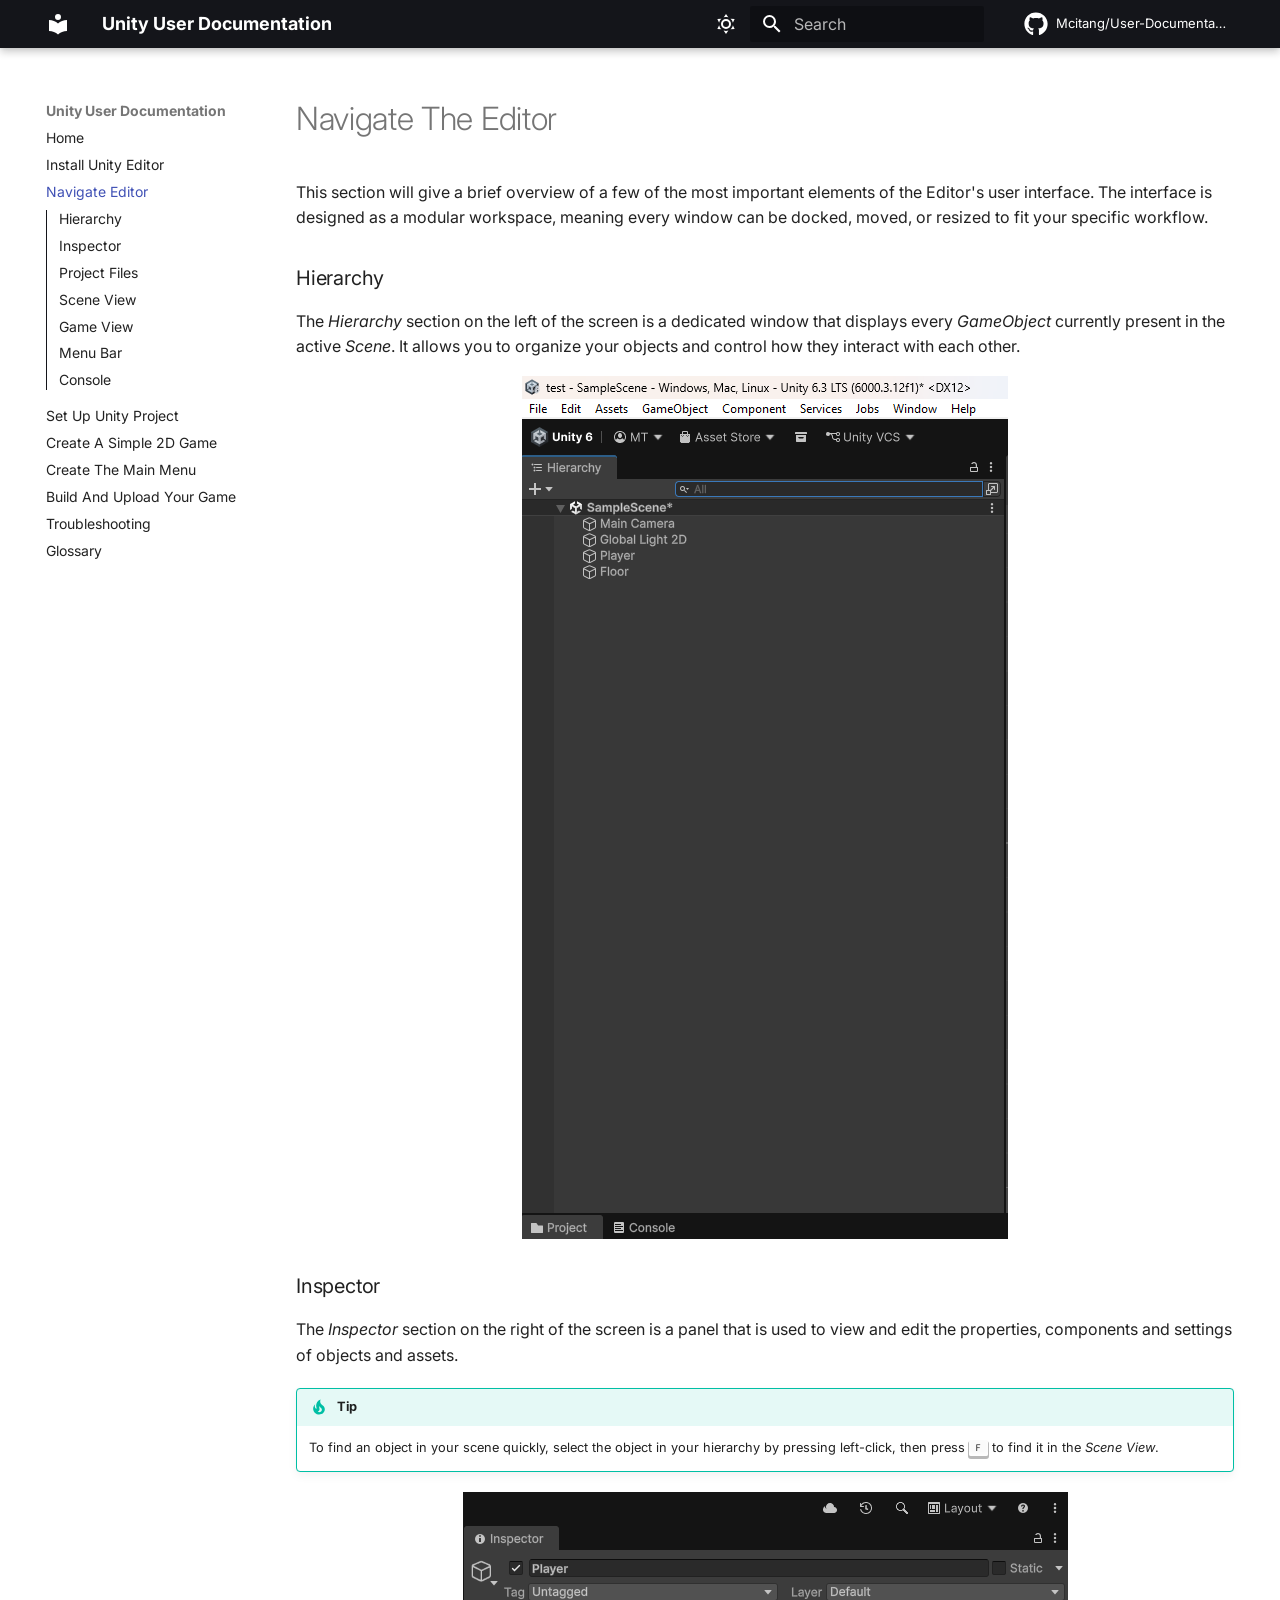
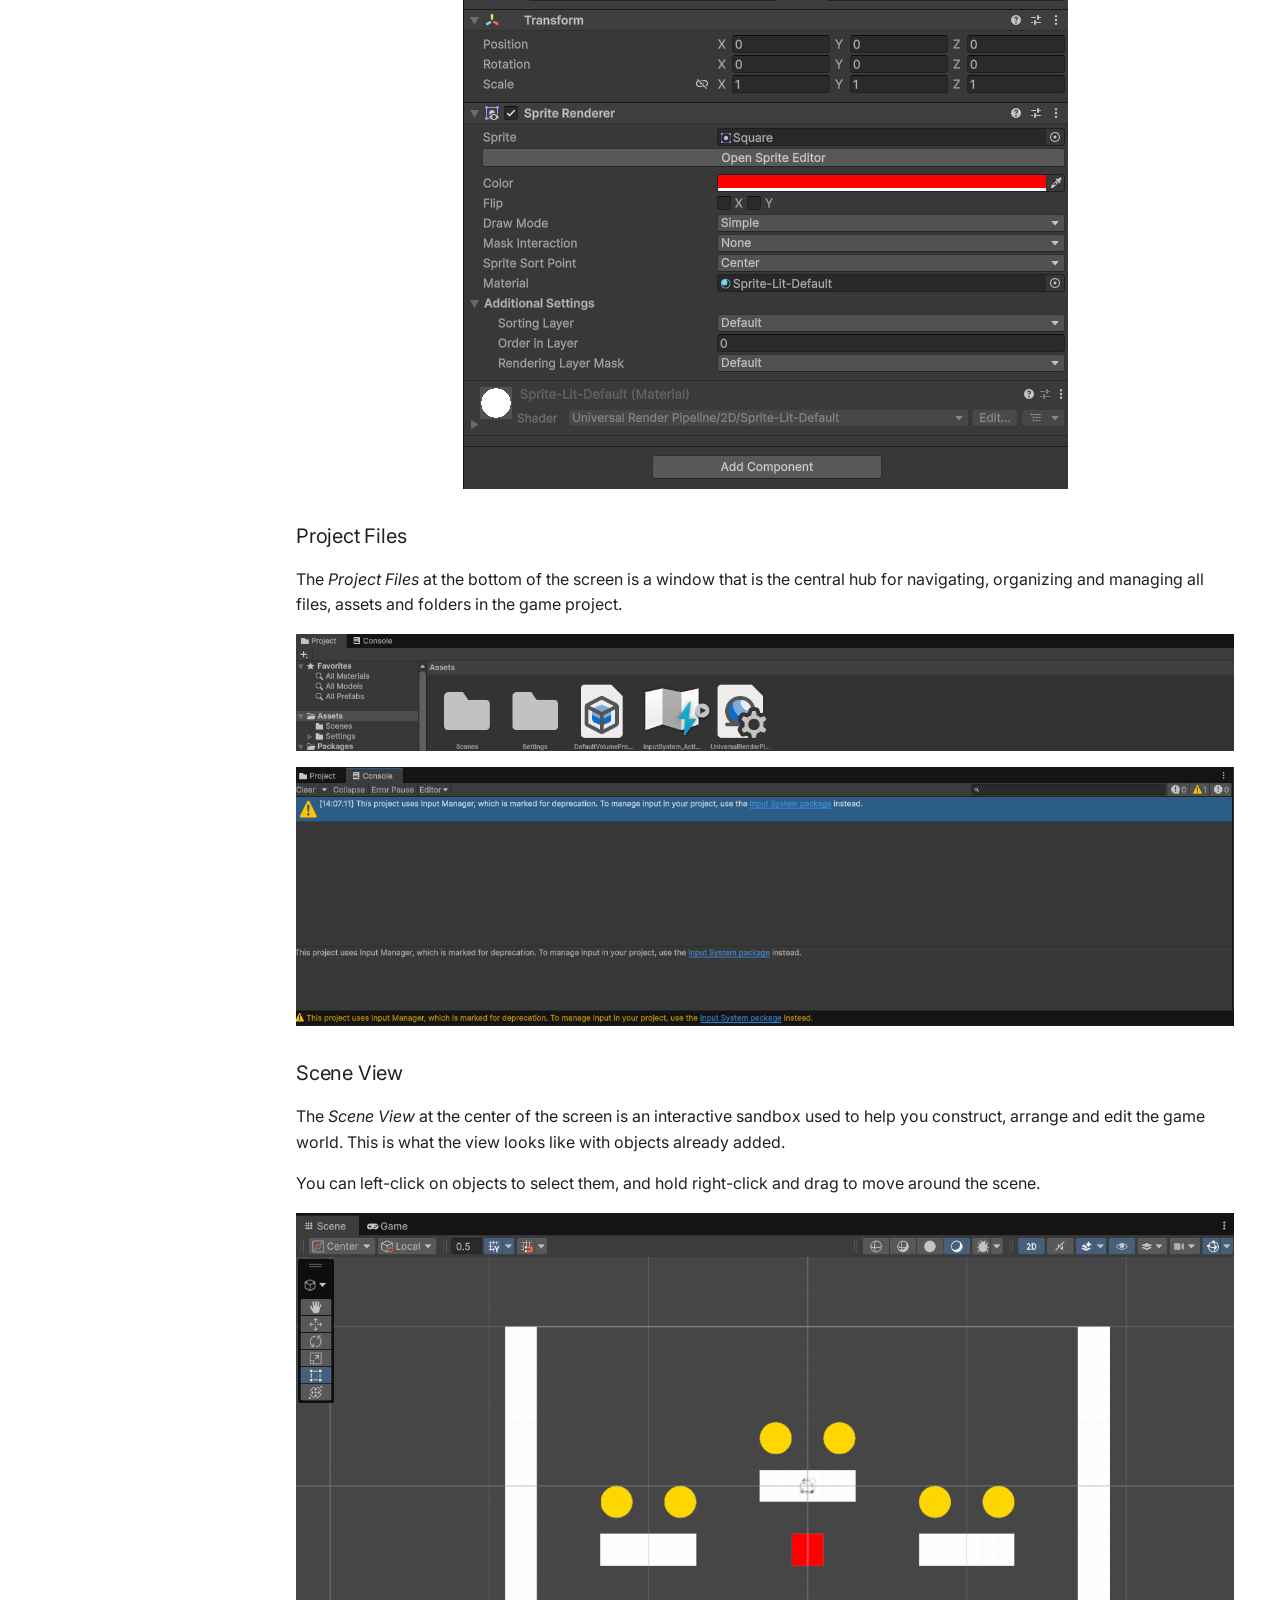
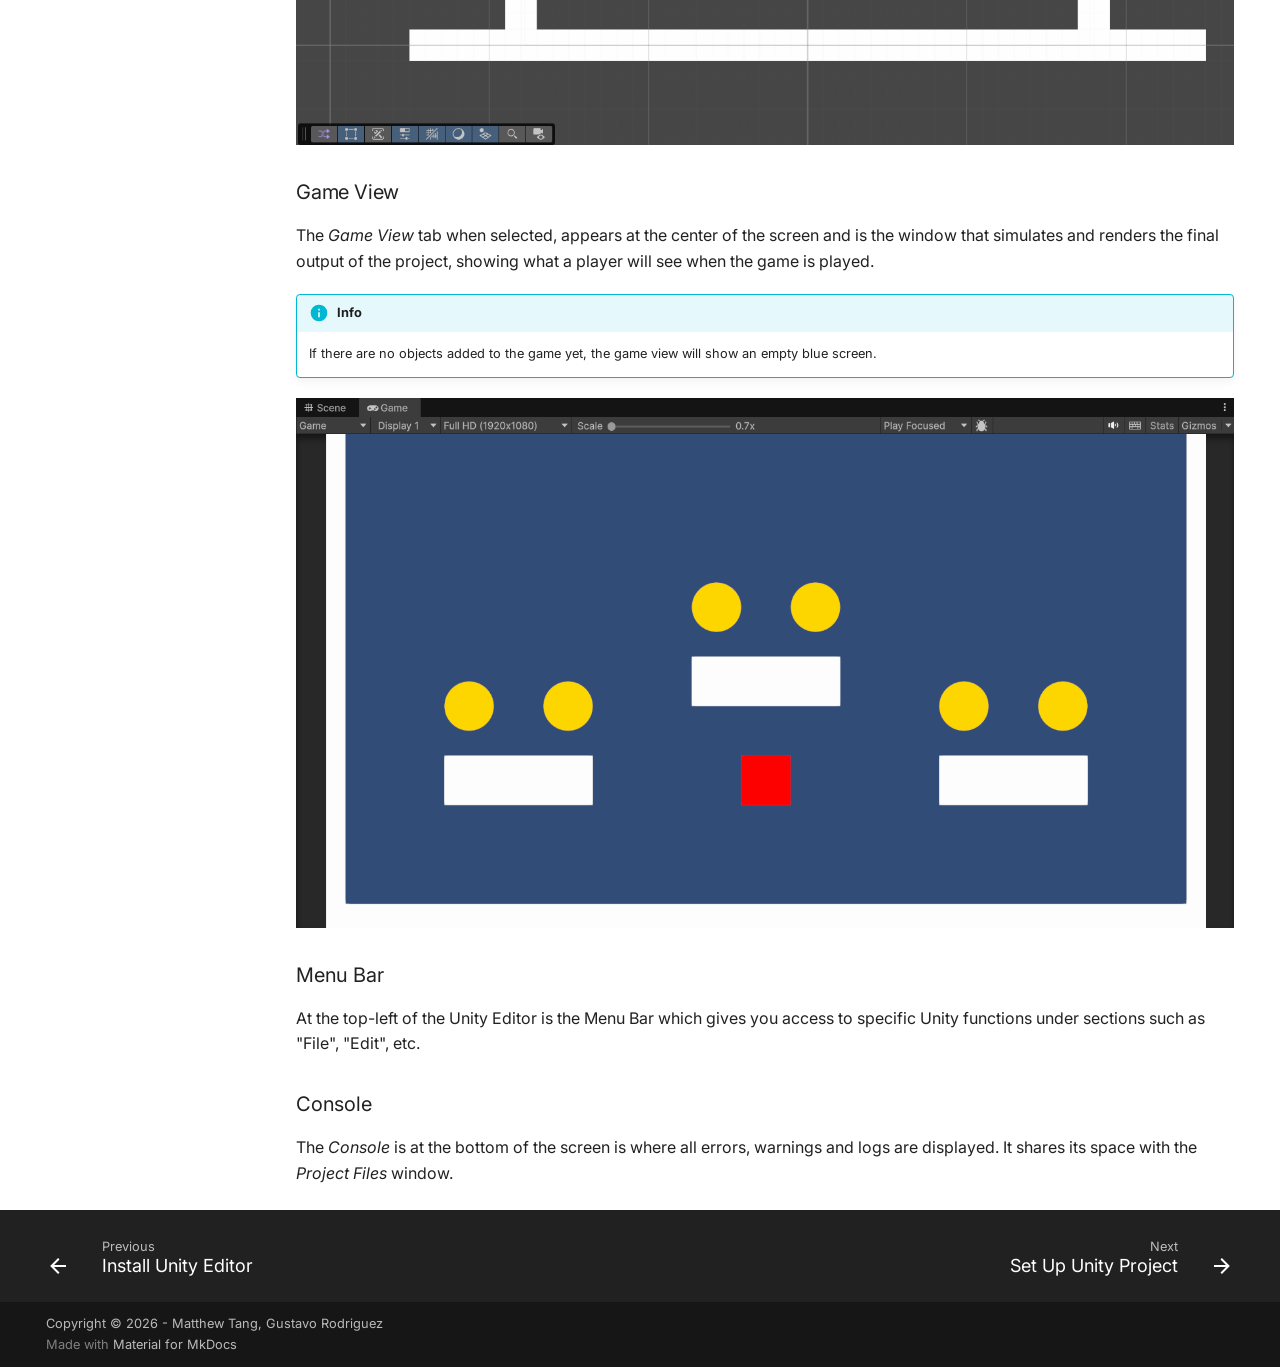
<file: navigate-editor/index.html>
<!doctype html>
<html lang="en" class="no-js">
  <head>
    
      <meta charset="utf-8">
      <meta name="viewport" content="width=device-width,initial-scale=1">
      
      
      
        <link rel="canonical" href="https://mcitang.github.io/User-Documentation/navigate-editor/">
      
      
        <link rel="prev" href="../install-editor/">
      
      
        <link rel="next" href="../setup-project/">
      
      
        
      
      
      <link rel="icon" href="../assets/images/favicon.png">
      <meta name="generator" content="mkdocs-1.6.1, mkdocs-material-9.7.6">
    
    
      
        <title>Navigate Editor - Unity User Documentation</title>
      
    
    
      <link rel="stylesheet" href="../assets/stylesheets/main.484c7ddc.min.css">
      
        
        <link rel="stylesheet" href="../assets/stylesheets/palette.ab4e12ef.min.css">
      
      


    
    
      
    
    
      
        
        
        <link rel="preconnect" href="https://fonts.gstatic.com" crossorigin>
        <link rel="stylesheet" href="https://fonts.googleapis.com/css?family=Inter:300,300i,400,400i,700,700i%7CFira+Code:400,400i,700,700i&display=fallback">
        <style>:root{--md-text-font:"Inter";--md-code-font:"Fira Code"}</style>
      
    
    
      <link rel="stylesheet" href="../stylesheets/styles.css">
    
      <link rel="stylesheet" href="../stylesheets/util.style.css">
    
      <link rel="stylesheet" href="../stylesheets/pages/glossary.style.css">
    
    <script>__md_scope=new URL("..",location),__md_hash=e=>[...e].reduce(((e,_)=>(e<<5)-e+_.charCodeAt(0)),0),__md_get=(e,_=localStorage,t=__md_scope)=>JSON.parse(_.getItem(t.pathname+"."+e)),__md_set=(e,_,t=localStorage,a=__md_scope)=>{try{t.setItem(a.pathname+"."+e,JSON.stringify(_))}catch(e){}}</script>
    
      

    
    
  </head>
  
  
    
    
      
    
    
    
    
    <body dir="ltr" data-md-color-scheme="default" data-md-color-primary="black" data-md-color-accent="indigo">
  
    
    <input class="md-toggle" data-md-toggle="drawer" type="checkbox" id="__drawer" autocomplete="off">
    <input class="md-toggle" data-md-toggle="search" type="checkbox" id="__search" autocomplete="off">
    <label class="md-overlay" for="__drawer"></label>
    <div data-md-component="skip">
      
        
        <a href="#navigate-the-editor" class="md-skip">
          Skip to content
        </a>
      
    </div>
    <div data-md-component="announce">
      
    </div>
    
    
      

  

<header class="md-header md-header--shadow" data-md-component="header">
  <nav class="md-header__inner md-grid" aria-label="Header">
    <a href=".." title="Unity User Documentation" class="md-header__button md-logo" aria-label="Unity User Documentation" data-md-component="logo">
      
  
  <svg xmlns="http://www.w3.org/2000/svg" viewBox="0 0 24 24"><path d="M12 8a3 3 0 0 0 3-3 3 3 0 0 0-3-3 3 3 0 0 0-3 3 3 3 0 0 0 3 3m0 3.54C9.64 9.35 6.5 8 3 8v11c3.5 0 6.64 1.35 9 3.54 2.36-2.19 5.5-3.54 9-3.54V8c-3.5 0-6.64 1.35-9 3.54"/></svg>

    </a>
    <label class="md-header__button md-icon" for="__drawer">
      
      <svg xmlns="http://www.w3.org/2000/svg" viewBox="0 0 24 24"><path d="M3 6h18v2H3zm0 5h18v2H3zm0 5h18v2H3z"/></svg>
    </label>
    <div class="md-header__title" data-md-component="header-title">
      <div class="md-header__ellipsis">
        <div class="md-header__topic">
          <span class="md-ellipsis">
            Unity User Documentation
          </span>
        </div>
        <div class="md-header__topic" data-md-component="header-topic">
          <span class="md-ellipsis">
            
              Navigate Editor
            
          </span>
        </div>
      </div>
    </div>
    
      
        <form class="md-header__option" data-md-component="palette">
  
    
    
    
    <input class="md-option" data-md-color-media="(prefers-color-scheme: light)" data-md-color-scheme="default" data-md-color-primary="black" data-md-color-accent="indigo"  aria-label="Dark mode"  type="radio" name="__palette" id="__palette_0">
    
      <label class="md-header__button md-icon" title="Dark mode" for="__palette_1" hidden>
        <svg xmlns="http://www.w3.org/2000/svg" viewBox="0 0 24 24"><path d="M12 7a5 5 0 0 1 5 5 5 5 0 0 1-5 5 5 5 0 0 1-5-5 5 5 0 0 1 5-5m0 2a3 3 0 0 0-3 3 3 3 0 0 0 3 3 3 3 0 0 0 3-3 3 3 0 0 0-3-3m0-7 2.39 3.42C13.65 5.15 12.84 5 12 5s-1.65.15-2.39.42zM3.34 7l4.16-.35A7.2 7.2 0 0 0 5.94 8.5c-.44.74-.69 1.5-.83 2.29zm.02 10 1.76-3.77a7.131 7.131 0 0 0 2.38 4.14zM20.65 7l-1.77 3.79a7.02 7.02 0 0 0-2.38-4.15zm-.01 10-4.14.36c.59-.51 1.12-1.14 1.54-1.86.42-.73.69-1.5.83-2.29zM12 22l-2.41-3.44c.74.27 1.55.44 2.41.44.82 0 1.63-.17 2.37-.44z"/></svg>
      </label>
    
  
    
    
    
    <input class="md-option" data-md-color-media="(prefers-color-scheme: dark)" data-md-color-scheme="slate" data-md-color-primary="grey" data-md-color-accent="indigo"  aria-label="Light mode"  type="radio" name="__palette" id="__palette_1">
    
      <label class="md-header__button md-icon" title="Light mode" for="__palette_0" hidden>
        <svg xmlns="http://www.w3.org/2000/svg" viewBox="0 0 24 24"><path d="m17.75 4.09-2.53 1.94.91 3.06-2.63-1.81-2.63 1.81.91-3.06-2.53-1.94L12.44 4l1.06-3 1.06 3zm3.5 6.91-1.64 1.25.59 1.98-1.7-1.17-1.7 1.17.59-1.98L15.75 11l2.06-.05L18.5 9l.69 1.95zm-2.28 4.95c.83-.08 1.72 1.1 1.19 1.85-.32.45-.66.87-1.08 1.27C15.17 23 8.84 23 4.94 19.07c-3.91-3.9-3.91-10.24 0-14.14.4-.4.82-.76 1.27-1.08.75-.53 1.93.36 1.85 1.19-.27 2.86.69 5.83 2.89 8.02a9.96 9.96 0 0 0 8.02 2.89m-1.64 2.02a12.08 12.08 0 0 1-7.8-3.47c-2.17-2.19-3.33-5-3.49-7.82-2.81 3.14-2.7 7.96.31 10.98 3.02 3.01 7.84 3.12 10.98.31"/></svg>
      </label>
    
  
</form>
      
    
    
      <script>var palette=__md_get("__palette");if(palette&&palette.color){if("(prefers-color-scheme)"===palette.color.media){var media=matchMedia("(prefers-color-scheme: light)"),input=document.querySelector(media.matches?"[data-md-color-media='(prefers-color-scheme: light)']":"[data-md-color-media='(prefers-color-scheme: dark)']");palette.color.media=input.getAttribute("data-md-color-media"),palette.color.scheme=input.getAttribute("data-md-color-scheme"),palette.color.primary=input.getAttribute("data-md-color-primary"),palette.color.accent=input.getAttribute("data-md-color-accent")}for(var[key,value]of Object.entries(palette.color))document.body.setAttribute("data-md-color-"+key,value)}</script>
    
    
    
      
      
        <label class="md-header__button md-icon" for="__search">
          
          <svg xmlns="http://www.w3.org/2000/svg" viewBox="0 0 24 24"><path d="M9.5 3A6.5 6.5 0 0 1 16 9.5c0 1.61-.59 3.09-1.56 4.23l.27.27h.79l5 5-1.5 1.5-5-5v-.79l-.27-.27A6.52 6.52 0 0 1 9.5 16 6.5 6.5 0 0 1 3 9.5 6.5 6.5 0 0 1 9.5 3m0 2C7 5 5 7 5 9.5S7 14 9.5 14 14 12 14 9.5 12 5 9.5 5"/></svg>
        </label>
        <div class="md-search" data-md-component="search" role="dialog">
  <label class="md-search__overlay" for="__search"></label>
  <div class="md-search__inner" role="search">
    <form class="md-search__form" name="search">
      <input type="text" class="md-search__input" name="query" aria-label="Search" placeholder="Search" autocapitalize="off" autocorrect="off" autocomplete="off" spellcheck="false" data-md-component="search-query" required>
      <label class="md-search__icon md-icon" for="__search">
        
        <svg xmlns="http://www.w3.org/2000/svg" viewBox="0 0 24 24"><path d="M9.5 3A6.5 6.5 0 0 1 16 9.5c0 1.61-.59 3.09-1.56 4.23l.27.27h.79l5 5-1.5 1.5-5-5v-.79l-.27-.27A6.52 6.52 0 0 1 9.5 16 6.5 6.5 0 0 1 3 9.5 6.5 6.5 0 0 1 9.5 3m0 2C7 5 5 7 5 9.5S7 14 9.5 14 14 12 14 9.5 12 5 9.5 5"/></svg>
        
        <svg xmlns="http://www.w3.org/2000/svg" viewBox="0 0 24 24"><path d="M20 11v2H8l5.5 5.5-1.42 1.42L4.16 12l7.92-7.92L13.5 5.5 8 11z"/></svg>
      </label>
      <nav class="md-search__options" aria-label="Search">
        
        <button type="reset" class="md-search__icon md-icon" title="Clear" aria-label="Clear" tabindex="-1">
          
          <svg xmlns="http://www.w3.org/2000/svg" viewBox="0 0 24 24"><path d="M19 6.41 17.59 5 12 10.59 6.41 5 5 6.41 10.59 12 5 17.59 6.41 19 12 13.41 17.59 19 19 17.59 13.41 12z"/></svg>
        </button>
      </nav>
      
    </form>
    <div class="md-search__output">
      <div class="md-search__scrollwrap" tabindex="0" data-md-scrollfix>
        <div class="md-search-result" data-md-component="search-result">
          <div class="md-search-result__meta">
            Initializing search
          </div>
          <ol class="md-search-result__list" role="presentation"></ol>
        </div>
      </div>
    </div>
  </div>
</div>
      
    
    
      <div class="md-header__source">
        <a href="https://github.com/Mcitang/User-Documentation" title="Go to repository" class="md-source" data-md-component="source">
  <div class="md-source__icon md-icon">
    
    <svg xmlns="http://www.w3.org/2000/svg" viewBox="0 0 512 512"><!--! Font Awesome Free 7.1.0 by @fontawesome - https://fontawesome.com License - https://fontawesome.com/license/free (Icons: CC BY 4.0, Fonts: SIL OFL 1.1, Code: MIT License) Copyright 2025 Fonticons, Inc.--><path d="M173.9 397.4c0 2-2.3 3.6-5.2 3.6-3.3.3-5.6-1.3-5.6-3.6 0-2 2.3-3.6 5.2-3.6 3-.3 5.6 1.3 5.6 3.6m-31.1-4.5c-.7 2 1.3 4.3 4.3 4.9 2.6 1 5.6 0 6.2-2s-1.3-4.3-4.3-5.2c-2.6-.7-5.5.3-6.2 2.3m44.2-1.7c-2.9.7-4.9 2.6-4.6 4.9.3 2 2.9 3.3 5.9 2.6 2.9-.7 4.9-2.6 4.6-4.6-.3-1.9-3-3.2-5.9-2.9M252.8 8C114.1 8 8 113.3 8 252c0 110.9 69.8 205.8 169.5 239.2 12.8 2.3 17.3-5.6 17.3-12.1 0-6.2-.3-40.4-.3-61.4 0 0-70 15-84.7-29.8 0 0-11.4-29.1-27.8-36.6 0 0-22.9-15.7 1.6-15.4 0 0 24.9 2 38.6 25.8 21.9 38.6 58.6 27.5 72.9 20.9 2.3-16 8.8-27.1 16-33.7-55.9-6.2-112.3-14.3-112.3-110.5 0-27.5 7.6-41.3 23.6-58.9-2.6-6.5-11.1-33.3 2.6-67.9 20.9-6.5 69 27 69 27 20-5.6 41.5-8.5 62.8-8.5s42.8 2.9 62.8 8.5c0 0 48.1-33.6 69-27 13.7 34.7 5.2 61.4 2.6 67.9 16 17.7 25.8 31.5 25.8 58.9 0 96.5-58.9 104.2-114.8 110.5 9.2 7.9 17 22.9 17 46.4 0 33.7-.3 75.4-.3 83.6 0 6.5 4.6 14.4 17.3 12.1C436.2 457.8 504 362.9 504 252 504 113.3 391.5 8 252.8 8M105.2 352.9c-1.3 1-1 3.3.7 5.2 1.6 1.6 3.9 2.3 5.2 1 1.3-1 1-3.3-.7-5.2-1.6-1.6-3.9-2.3-5.2-1m-10.8-8.1c-.7 1.3.3 2.9 2.3 3.9 1.6 1 3.6.7 4.3-.7.7-1.3-.3-2.9-2.3-3.9-2-.6-3.6-.3-4.3.7m32.4 35.6c-1.6 1.3-1 4.3 1.3 6.2 2.3 2.3 5.2 2.6 6.5 1 1.3-1.3.7-4.3-1.3-6.2-2.2-2.3-5.2-2.6-6.5-1m-11.4-14.7c-1.6 1-1.6 3.6 0 5.9s4.3 3.3 5.6 2.3c1.6-1.3 1.6-3.9 0-6.2-1.4-2.3-4-3.3-5.6-2"/></svg>
  </div>
  <div class="md-source__repository">
    Mcitang/User-Documentation
  </div>
</a>
      </div>
    
  </nav>
  
</header>
    
    <div class="md-container" data-md-component="container">
      
      
        
          
        
      
      <main class="md-main" data-md-component="main">
        <div class="md-main__inner md-grid">
          
            
              
              <div class="md-sidebar md-sidebar--primary" data-md-component="sidebar" data-md-type="navigation" >
                <div class="md-sidebar__scrollwrap">
                  <div class="md-sidebar__inner">
                    



  

<nav class="md-nav md-nav--primary md-nav--integrated" aria-label="Navigation" data-md-level="0">
  <label class="md-nav__title" for="__drawer">
    <a href=".." title="Unity User Documentation" class="md-nav__button md-logo" aria-label="Unity User Documentation" data-md-component="logo">
      
  
  <svg xmlns="http://www.w3.org/2000/svg" viewBox="0 0 24 24"><path d="M12 8a3 3 0 0 0 3-3 3 3 0 0 0-3-3 3 3 0 0 0-3 3 3 3 0 0 0 3 3m0 3.54C9.64 9.35 6.5 8 3 8v11c3.5 0 6.64 1.35 9 3.54 2.36-2.19 5.5-3.54 9-3.54V8c-3.5 0-6.64 1.35-9 3.54"/></svg>

    </a>
    Unity User Documentation
  </label>
  
    <div class="md-nav__source">
      <a href="https://github.com/Mcitang/User-Documentation" title="Go to repository" class="md-source" data-md-component="source">
  <div class="md-source__icon md-icon">
    
    <svg xmlns="http://www.w3.org/2000/svg" viewBox="0 0 512 512"><!--! Font Awesome Free 7.1.0 by @fontawesome - https://fontawesome.com License - https://fontawesome.com/license/free (Icons: CC BY 4.0, Fonts: SIL OFL 1.1, Code: MIT License) Copyright 2025 Fonticons, Inc.--><path d="M173.9 397.4c0 2-2.3 3.6-5.2 3.6-3.3.3-5.6-1.3-5.6-3.6 0-2 2.3-3.6 5.2-3.6 3-.3 5.6 1.3 5.6 3.6m-31.1-4.5c-.7 2 1.3 4.3 4.3 4.9 2.6 1 5.6 0 6.2-2s-1.3-4.3-4.3-5.2c-2.6-.7-5.5.3-6.2 2.3m44.2-1.7c-2.9.7-4.9 2.6-4.6 4.9.3 2 2.9 3.3 5.9 2.6 2.9-.7 4.9-2.6 4.6-4.6-.3-1.9-3-3.2-5.9-2.9M252.8 8C114.1 8 8 113.3 8 252c0 110.9 69.8 205.8 169.5 239.2 12.8 2.3 17.3-5.6 17.3-12.1 0-6.2-.3-40.4-.3-61.4 0 0-70 15-84.7-29.8 0 0-11.4-29.1-27.8-36.6 0 0-22.9-15.7 1.6-15.4 0 0 24.9 2 38.6 25.8 21.9 38.6 58.6 27.5 72.9 20.9 2.3-16 8.8-27.1 16-33.7-55.9-6.2-112.3-14.3-112.3-110.5 0-27.5 7.6-41.3 23.6-58.9-2.6-6.5-11.1-33.3 2.6-67.9 20.9-6.5 69 27 69 27 20-5.6 41.5-8.5 62.8-8.5s42.8 2.9 62.8 8.5c0 0 48.1-33.6 69-27 13.7 34.7 5.2 61.4 2.6 67.9 16 17.7 25.8 31.5 25.8 58.9 0 96.5-58.9 104.2-114.8 110.5 9.2 7.9 17 22.9 17 46.4 0 33.7-.3 75.4-.3 83.6 0 6.5 4.6 14.4 17.3 12.1C436.2 457.8 504 362.9 504 252 504 113.3 391.5 8 252.8 8M105.2 352.9c-1.3 1-1 3.3.7 5.2 1.6 1.6 3.9 2.3 5.2 1 1.3-1 1-3.3-.7-5.2-1.6-1.6-3.9-2.3-5.2-1m-10.8-8.1c-.7 1.3.3 2.9 2.3 3.9 1.6 1 3.6.7 4.3-.7.7-1.3-.3-2.9-2.3-3.9-2-.6-3.6-.3-4.3.7m32.4 35.6c-1.6 1.3-1 4.3 1.3 6.2 2.3 2.3 5.2 2.6 6.5 1 1.3-1.3.7-4.3-1.3-6.2-2.2-2.3-5.2-2.6-6.5-1m-11.4-14.7c-1.6 1-1.6 3.6 0 5.9s4.3 3.3 5.6 2.3c1.6-1.3 1.6-3.9 0-6.2-1.4-2.3-4-3.3-5.6-2"/></svg>
  </div>
  <div class="md-source__repository">
    Mcitang/User-Documentation
  </div>
</a>
    </div>
  
  <ul class="md-nav__list" data-md-scrollfix>
    
      
      
  
  
  
  
    <li class="md-nav__item">
      <a href=".." class="md-nav__link">
        
  
  
  <span class="md-ellipsis">
    
  
    Home
  

    
  </span>
  
  

      </a>
    </li>
  

    
      
      
  
  
  
  
    <li class="md-nav__item">
      <a href="../install-editor/" class="md-nav__link">
        
  
  
  <span class="md-ellipsis">
    
  
    Install Unity Editor
  

    
  </span>
  
  

      </a>
    </li>
  

    
      
      
  
  
    
  
  
  
    <li class="md-nav__item md-nav__item--active">
      
      <input class="md-nav__toggle md-toggle" type="checkbox" id="__toc">
      
      
        
      
      
        <label class="md-nav__link md-nav__link--active" for="__toc">
          
  
  
  <span class="md-ellipsis">
    
  
    Navigate Editor
  

    
  </span>
  
  

          <span class="md-nav__icon md-icon"></span>
        </label>
      
      <a href="./" class="md-nav__link md-nav__link--active">
        
  
  
  <span class="md-ellipsis">
    
  
    Navigate Editor
  

    
  </span>
  
  

      </a>
      
        

  

<nav class="md-nav md-nav--secondary" aria-label="In this page">
  
  
  
    
  
  
    <label class="md-nav__title" for="__toc">
      <span class="md-nav__icon md-icon"></span>
      In this page
    </label>
    <ul class="md-nav__list" data-md-component="toc" data-md-scrollfix>
      
        <li class="md-nav__item">
  <a href="#hierarchy" class="md-nav__link">
    <span class="md-ellipsis">
      
        Hierarchy
      
    </span>
  </a>
  
</li>
      
        <li class="md-nav__item">
  <a href="#inspector" class="md-nav__link">
    <span class="md-ellipsis">
      
        Inspector
      
    </span>
  </a>
  
</li>
      
        <li class="md-nav__item">
  <a href="#project-files" class="md-nav__link">
    <span class="md-ellipsis">
      
        Project Files
      
    </span>
  </a>
  
</li>
      
        <li class="md-nav__item">
  <a href="#scene-view" class="md-nav__link">
    <span class="md-ellipsis">
      
        Scene View
      
    </span>
  </a>
  
</li>
      
        <li class="md-nav__item">
  <a href="#game-view" class="md-nav__link">
    <span class="md-ellipsis">
      
        Game View
      
    </span>
  </a>
  
</li>
      
        <li class="md-nav__item">
  <a href="#menu-bar" class="md-nav__link">
    <span class="md-ellipsis">
      
        Menu Bar
      
    </span>
  </a>
  
</li>
      
        <li class="md-nav__item">
  <a href="#console" class="md-nav__link">
    <span class="md-ellipsis">
      
        Console
      
    </span>
  </a>
  
</li>
      
    </ul>
  
</nav>
      
    </li>
  

    
      
      
  
  
  
  
    <li class="md-nav__item">
      <a href="../setup-project/" class="md-nav__link">
        
  
  
  <span class="md-ellipsis">
    
  
    Set Up Unity Project
  

    
  </span>
  
  

      </a>
    </li>
  

    
      
      
  
  
  
  
    <li class="md-nav__item">
      <a href="../make-game/" class="md-nav__link">
        
  
  
  <span class="md-ellipsis">
    
  
    Create A Simple 2D Game
  

    
  </span>
  
  

      </a>
    </li>
  

    
      
      
  
  
  
  
    <li class="md-nav__item">
      <a href="../make-menus/" class="md-nav__link">
        
  
  
  <span class="md-ellipsis">
    
  
    Create The Main Menu
  

    
  </span>
  
  

      </a>
    </li>
  

    
      
      
  
  
  
  
    <li class="md-nav__item">
      <a href="../build-game/" class="md-nav__link">
        
  
  
  <span class="md-ellipsis">
    
  
    Build And Upload Your Game
  

    
  </span>
  
  

      </a>
    </li>
  

    
      
      
  
  
  
  
    <li class="md-nav__item">
      <a href="../troubleshooting/" class="md-nav__link">
        
  
  
  <span class="md-ellipsis">
    
  
    Troubleshooting
  

    
  </span>
  
  

      </a>
    </li>
  

    
      
      
  
  
  
  
    <li class="md-nav__item">
      <a href="../glossary/" class="md-nav__link">
        
  
  
  <span class="md-ellipsis">
    
  
    Glossary
  

    
  </span>
  
  

      </a>
    </li>
  

    
  </ul>
</nav>
                  </div>
                </div>
              </div>
            
            
          
          
            <div class="md-content" data-md-component="content">
              
              <article class="md-content__inner md-typeset">
                
                  


  
  


<h1 id="navigate-the-editor">Navigate The Editor</h1>
<p>This section will give a brief overview of a few of the most important elements of the Editor's user interface. The interface is designed as a modular workspace, meaning every window can be docked, moved, or resized to fit your specific workflow.</p>
<h3 id="hierarchy">Hierarchy</h3>
<p>The <em>Hierarchy</em> section on the left of the screen is a dedicated window that displays every <em>GameObject</em> currently present in the active <em>Scene</em>. It allows you to organize your objects and control how they interact with each other.</p>
<p><img alt="Hierarchy" src="../assets/navigate-editor/hierarchy.png" title="Unity Editor Hierarchy Window" /></p>
<h3 id="inspector">Inspector</h3>
<p>The <em>Inspector</em> section on the right of the screen is a panel that is used to view and edit the properties, components and settings of objects and assets. </p>
<div class="admonition tip">
<p class="admonition-title">Tip</p>
<p>To find an object in your scene quickly, select the object in your hierarchy by pressing left-click, then press <kbd>F</kbd> to find it in the <em>Scene View</em>.</p>
</div>
<p><img alt="Inspector" src="../assets/navigate-editor/inspector.png" title="Unity Editor Inspector Window" /></p>
<h3 id="project-files">Project Files</h3>
<p>The <em>Project Files</em> at the bottom of the screen is a window that is the central hub for navigating, organizing and managing all files, assets and folders in the game project.</p>
<p><img alt="Project Files" src="../assets/navigate-editor/project-files.png" title="Unity Editor Project Files Window" /></p>
<p><img alt="Console View" src="../assets/navigate-editor/console-view.png" title="Unity Editor Console Window" /></p>
<h3 id="scene-view">Scene View</h3>
<p>The <em>Scene View</em> at the center of the screen is an interactive sandbox used to help you construct, arrange and edit the game world. This is what the view looks like with objects already added.</p>
<p>You can left-click on objects to select them, and hold right-click and drag to move around the scene.</p>
<p><img alt="Scene View" src="../assets/navigate-editor/scene-view.png" title="Unity Editor Scene View" /></p>
<h3 id="game-view">Game View</h3>
<p>The <em>Game View</em> tab when selected, appears at the center of the screen and is the window that simulates and renders the final output of the project, showing what a player will see when the game is played. </p>
<div class="admonition info">
<p class="admonition-title">Info</p>
<p>If there are no objects added to the game yet, the game view will show an empty blue screen.</p>
</div>
<p><img alt="Game View" src="../assets/navigate-editor/game-view.png" title="Unity Editor Game View" /></p>
<h3 id="menu-bar">Menu Bar</h3>
<p>At the top-left of the Unity Editor is the Menu Bar which gives you access to specific Unity functions under sections such as "File", "Edit", etc.</p>
<h3 id="console">Console</h3>
<p>The <em>Console</em> is at the bottom of the screen is where all errors, warnings and logs are displayed. It shares its space with the <em>Project Files</em> window.</p>
<!-- No conclusion since no instructions -->

<!-- Glossary -->
<!-- Hyperlinks -->

<!-- Images -->
<!-- GIFs -->












                
              </article>
            </div>
          
          
<script>var target=document.getElementById(location.hash.slice(1));target&&target.name&&(target.checked=target.name.startsWith("__tabbed_"))</script>
        </div>
        
          <button type="button" class="md-top md-icon" data-md-component="top" hidden>
  
  <svg xmlns="http://www.w3.org/2000/svg" viewBox="0 0 24 24"><path d="M13 20h-2V8l-5.5 5.5-1.42-1.42L12 4.16l7.92 7.92-1.42 1.42L13 8z"/></svg>
  Back to top
</button>
        
      </main>
      
        <footer class="md-footer">
  
    
      
      <nav class="md-footer__inner md-grid" aria-label="Footer" >
        
          
          <a href="../install-editor/" class="md-footer__link md-footer__link--prev" aria-label="Previous: Install Unity Editor">
            <div class="md-footer__button md-icon">
              
              <svg xmlns="http://www.w3.org/2000/svg" viewBox="0 0 24 24"><path d="M20 11v2H8l5.5 5.5-1.42 1.42L4.16 12l7.92-7.92L13.5 5.5 8 11z"/></svg>
            </div>
            <div class="md-footer__title">
              <span class="md-footer__direction">
                Previous
              </span>
              <div class="md-ellipsis">
                Install Unity Editor
              </div>
            </div>
          </a>
        
        
          
          <a href="../setup-project/" class="md-footer__link md-footer__link--next" aria-label="Next: Set Up Unity Project">
            <div class="md-footer__title">
              <span class="md-footer__direction">
                Next
              </span>
              <div class="md-ellipsis">
                Set Up Unity Project
              </div>
            </div>
            <div class="md-footer__button md-icon">
              
              <svg xmlns="http://www.w3.org/2000/svg" viewBox="0 0 24 24"><path d="M4 11v2h12l-5.5 5.5 1.42 1.42L19.84 12l-7.92-7.92L10.5 5.5 16 11z"/></svg>
            </div>
          </a>
        
      </nav>
    
  
  <div class="md-footer-meta md-typeset">
    <div class="md-footer-meta__inner md-grid">
      <div class="md-copyright">
  
    <div class="md-copyright__highlight">
      Copyright &copy; 2026 - Matthew Tang, Gustavo Rodriguez
    </div>
  
  
    Made with
    <a href="https://squidfunk.github.io/mkdocs-material/" target="_blank" rel="noopener">
      Material for MkDocs
    </a>
  
</div>
      
    </div>
  </div>
</footer>
      
    </div>
    <div class="md-dialog" data-md-component="dialog">
      <div class="md-dialog__inner md-typeset"></div>
    </div>
    
    
    
      
      
      <script id="__config" type="application/json">{"annotate": null, "base": "..", "features": ["navigation.top", "toc.integrate", "content.code.annotate", "content.code.copy", "navigation.footer"], "search": "../assets/javascripts/workers/search.2c215733.min.js", "tags": null, "translations": {"clipboard.copied": "Copied to clipboard", "clipboard.copy": "Copy to clipboard", "search.result.more.one": "1 more on this page", "search.result.more.other": "# more on this page", "search.result.none": "No matching documents", "search.result.one": "1 matching document", "search.result.other": "# matching documents", "search.result.placeholder": "Type to start searching", "search.result.term.missing": "Missing", "select.version": "Select version"}, "version": null}</script>
    
    
      <script src="../assets/javascripts/bundle.79ae519e.min.js"></script>
      
        <script src="../scripts/style.js"></script>
      
    
  </body>
</html>
</file>
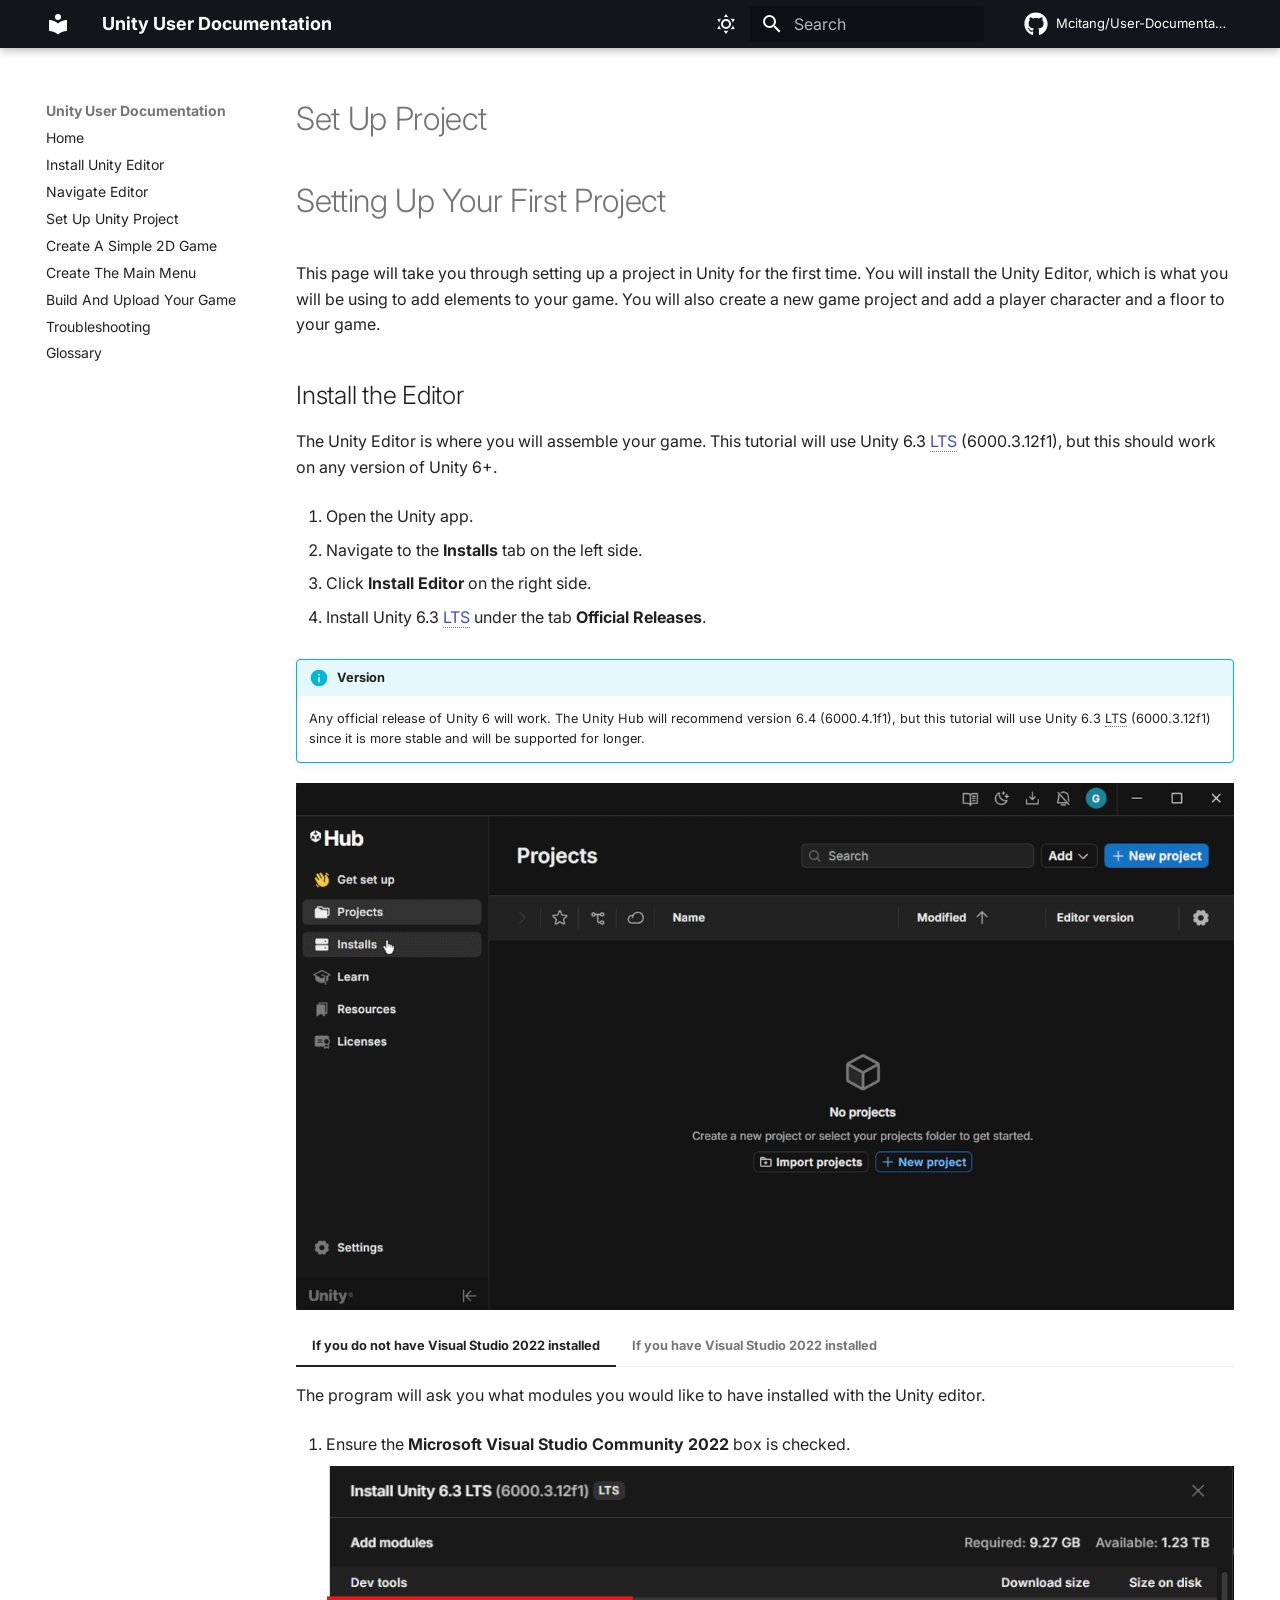
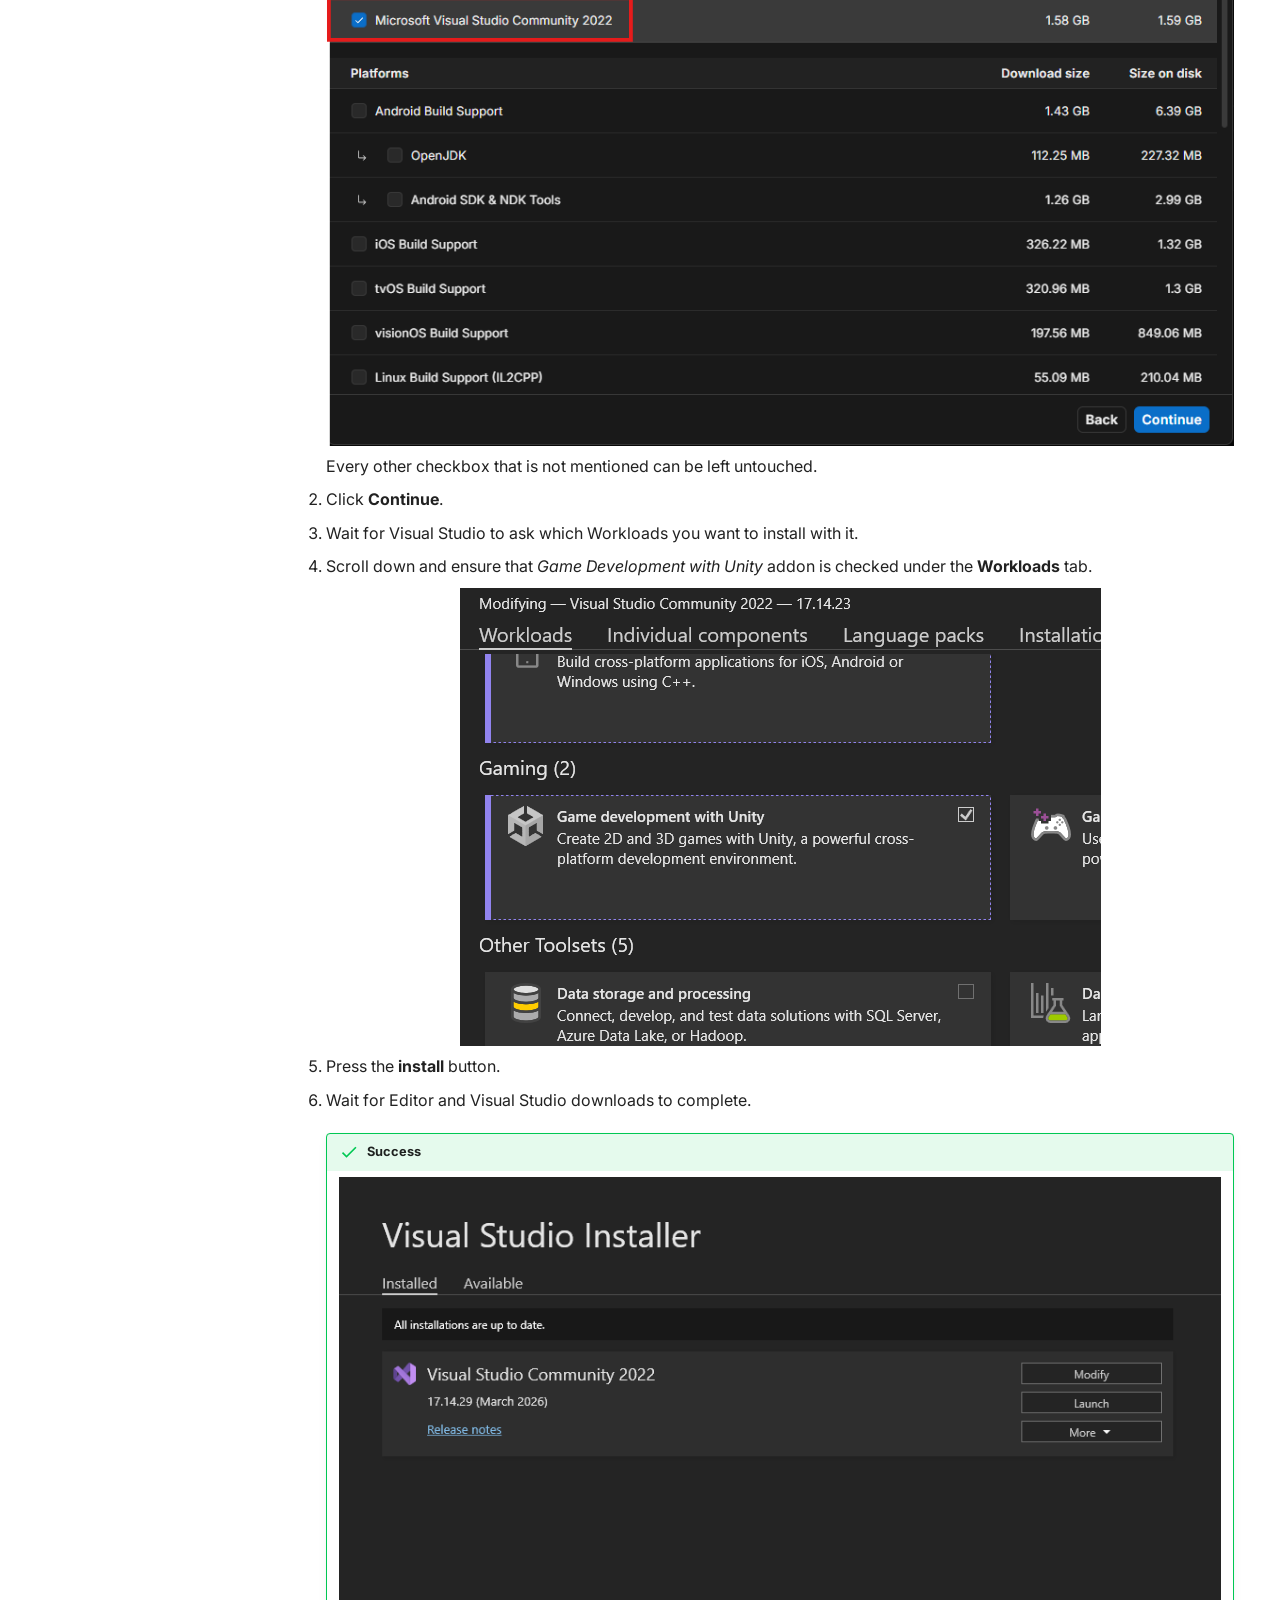
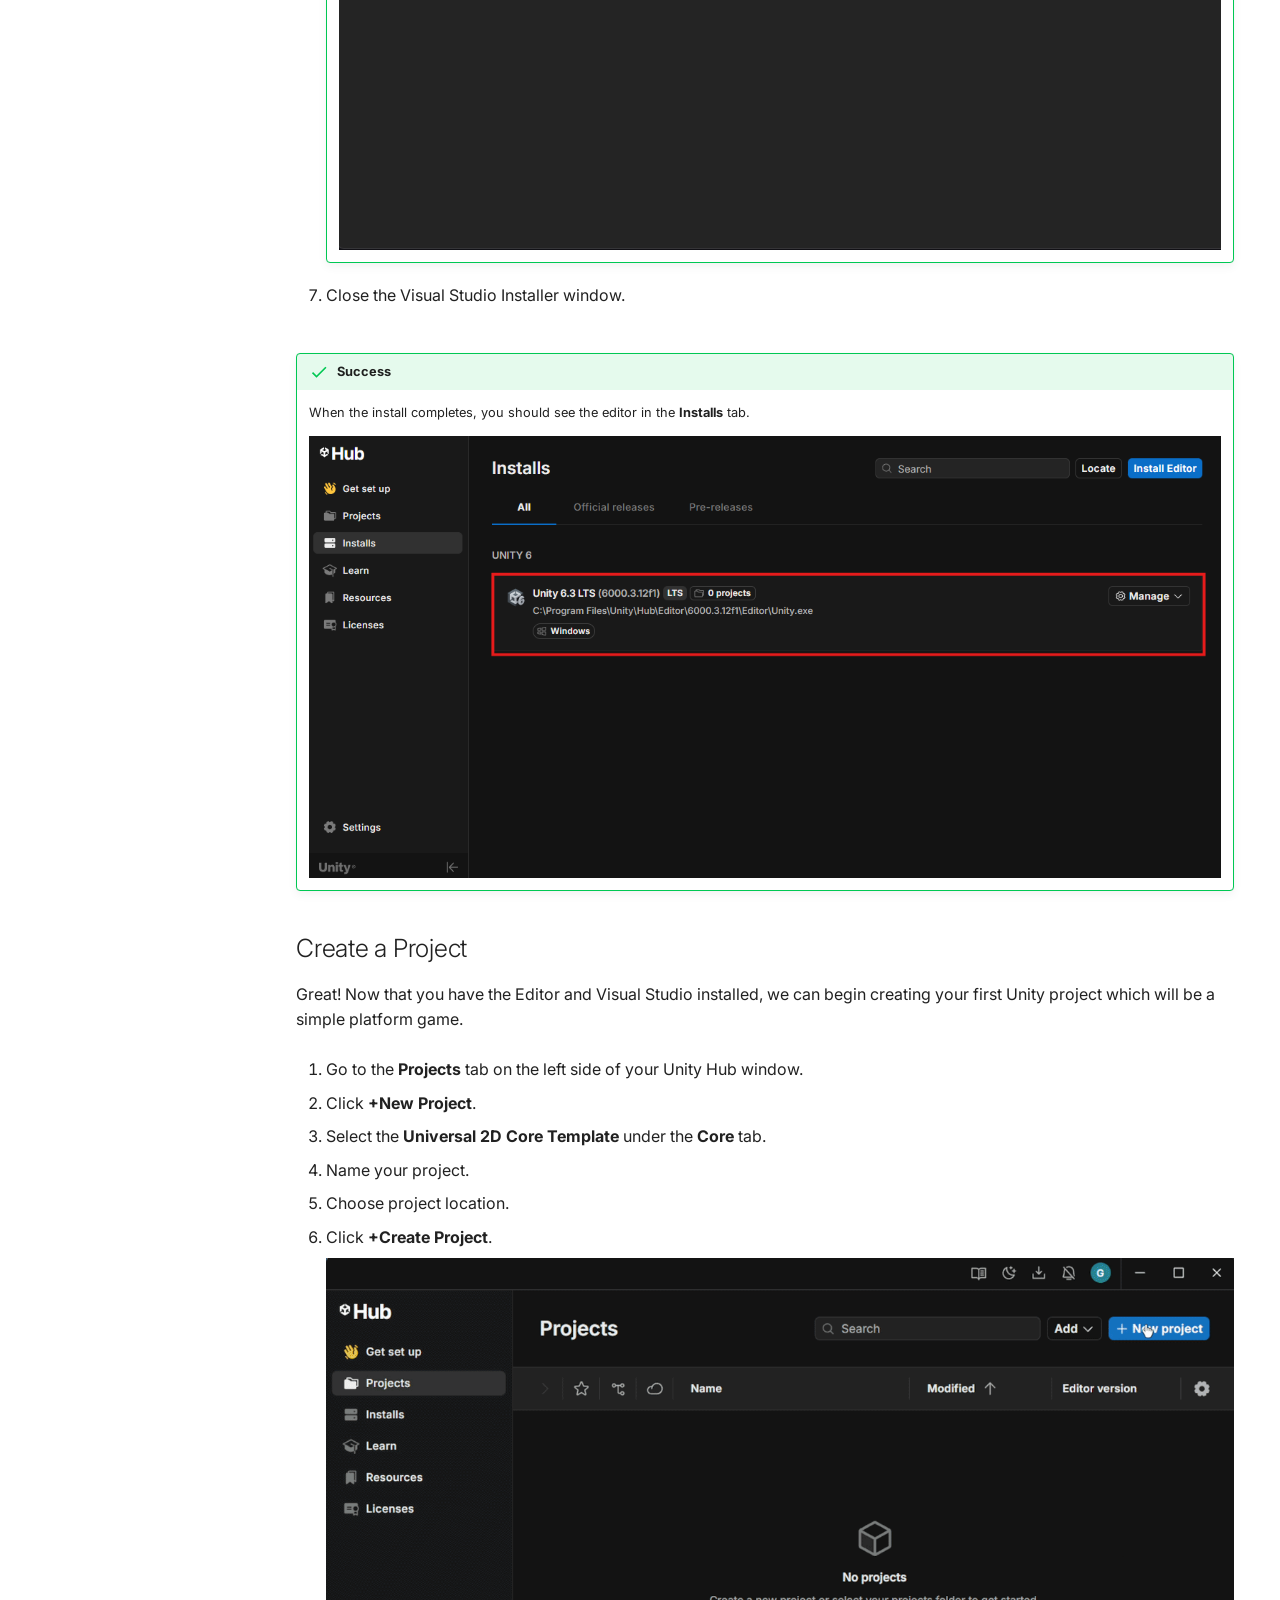
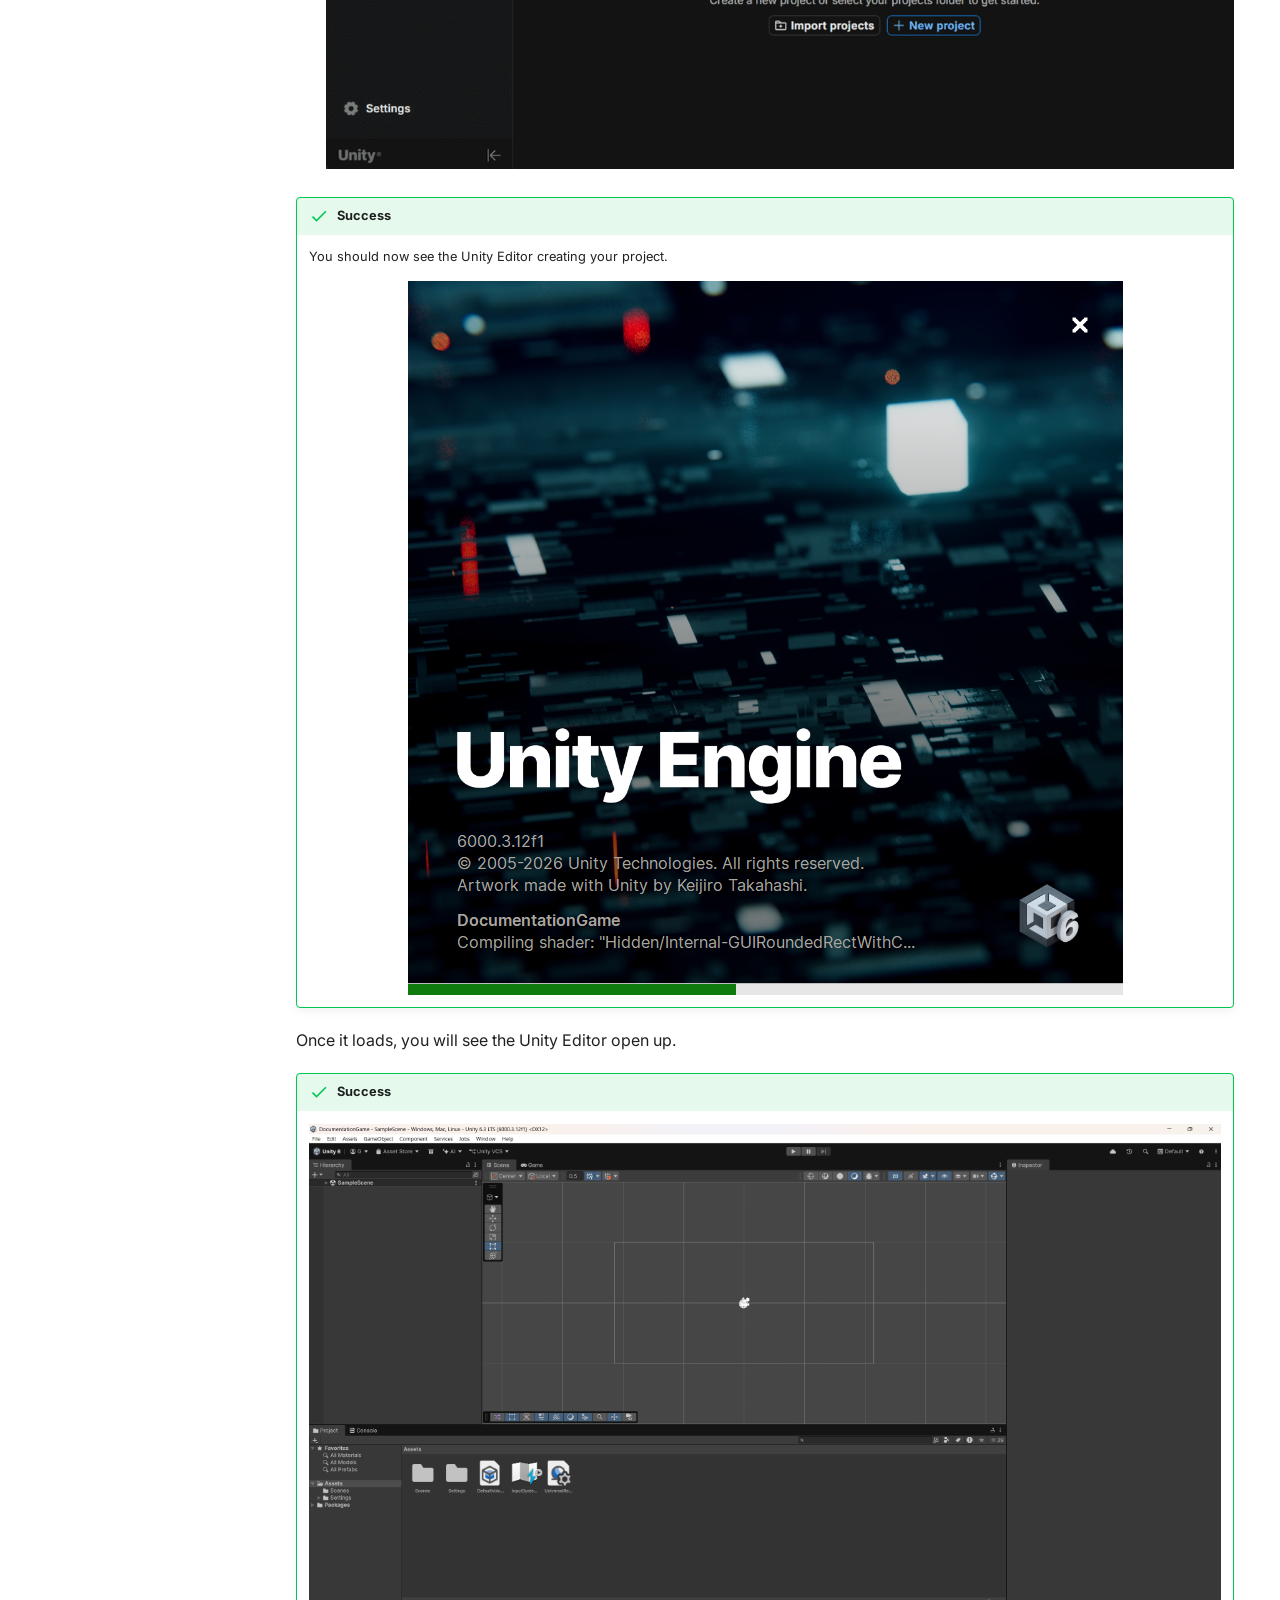
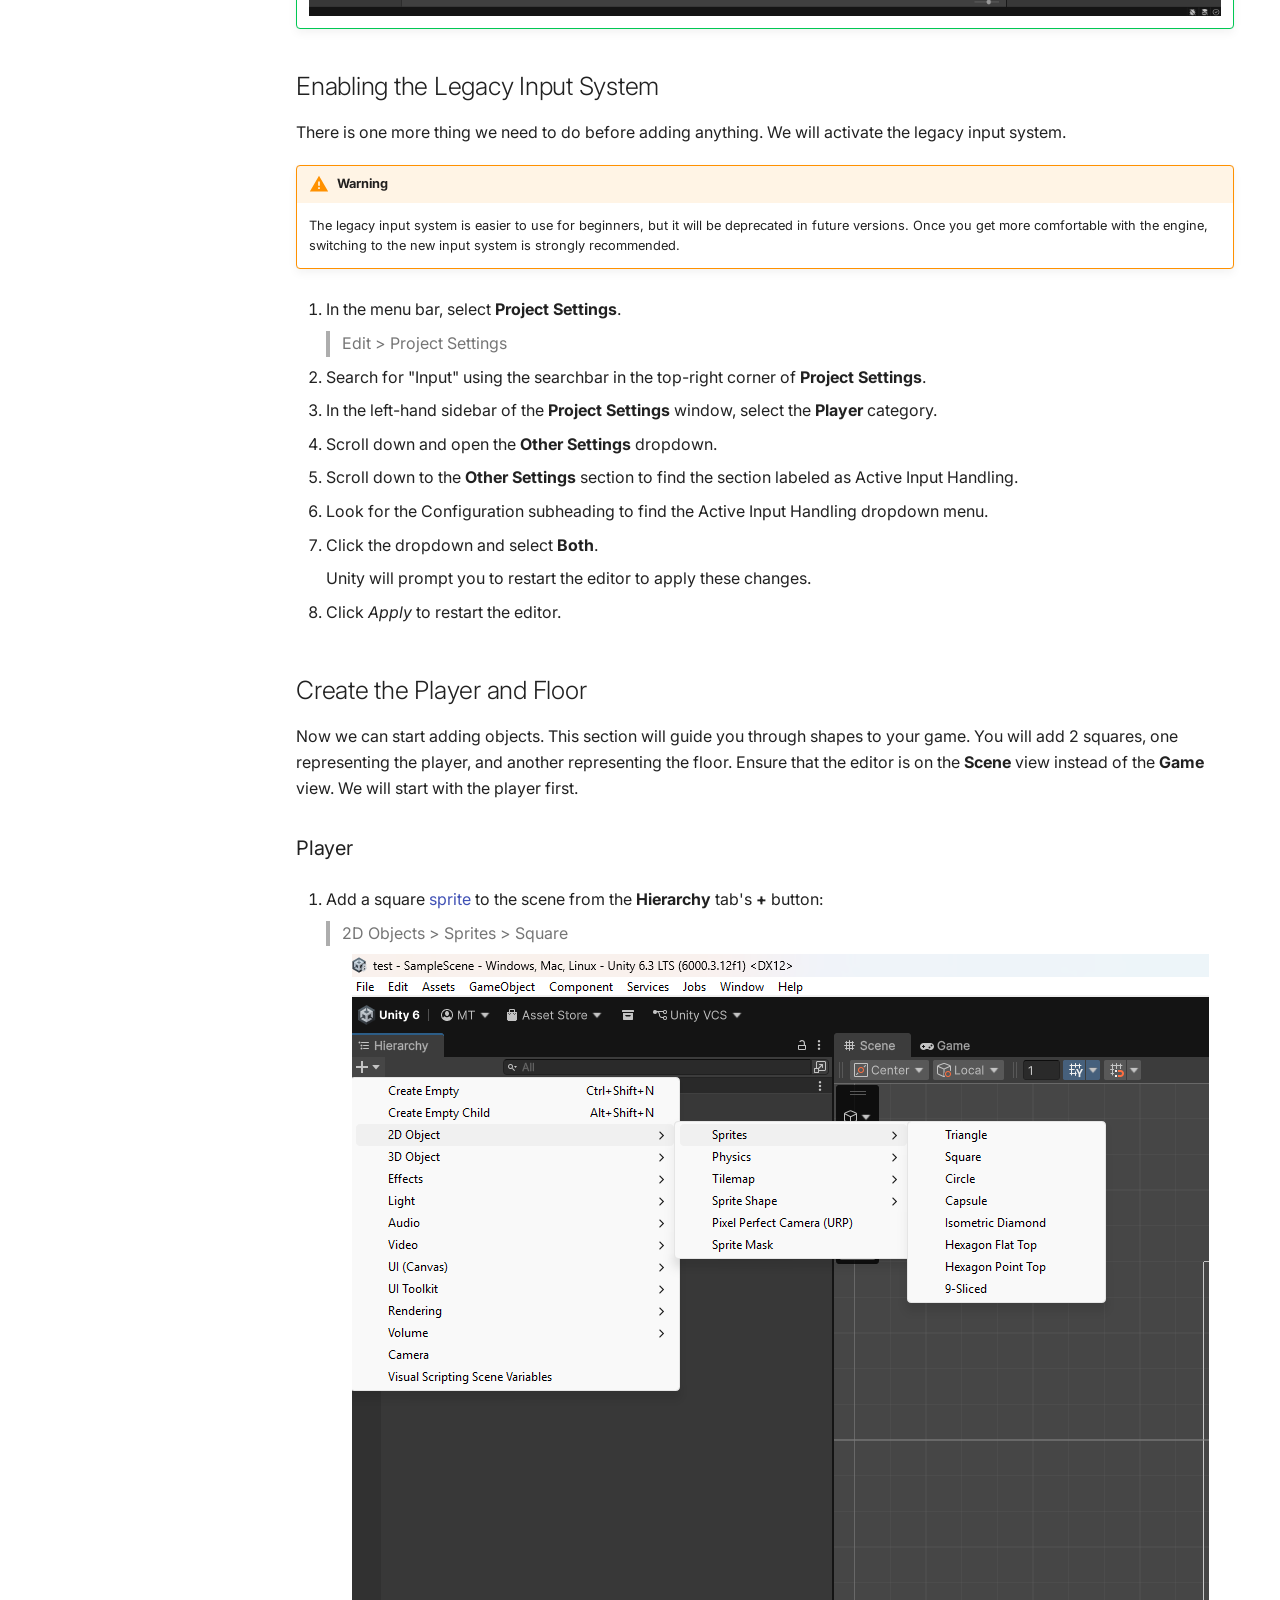
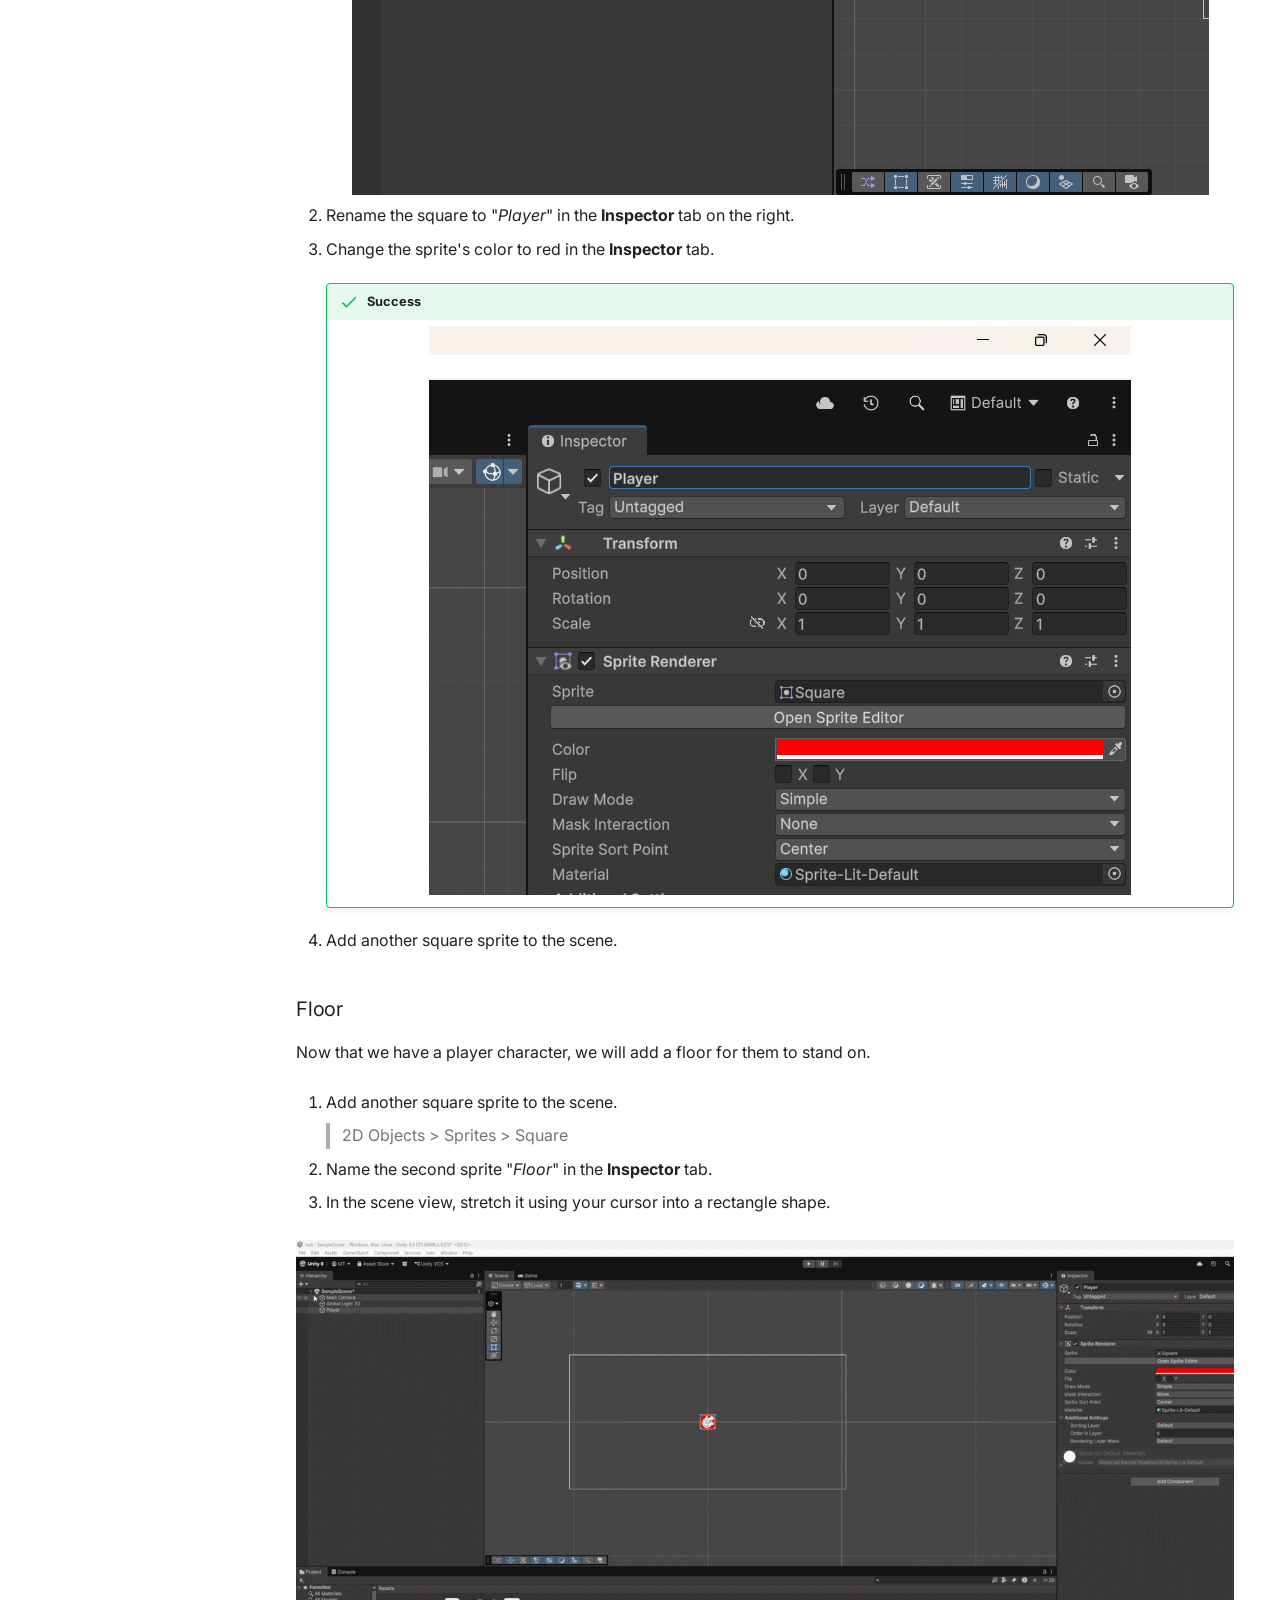
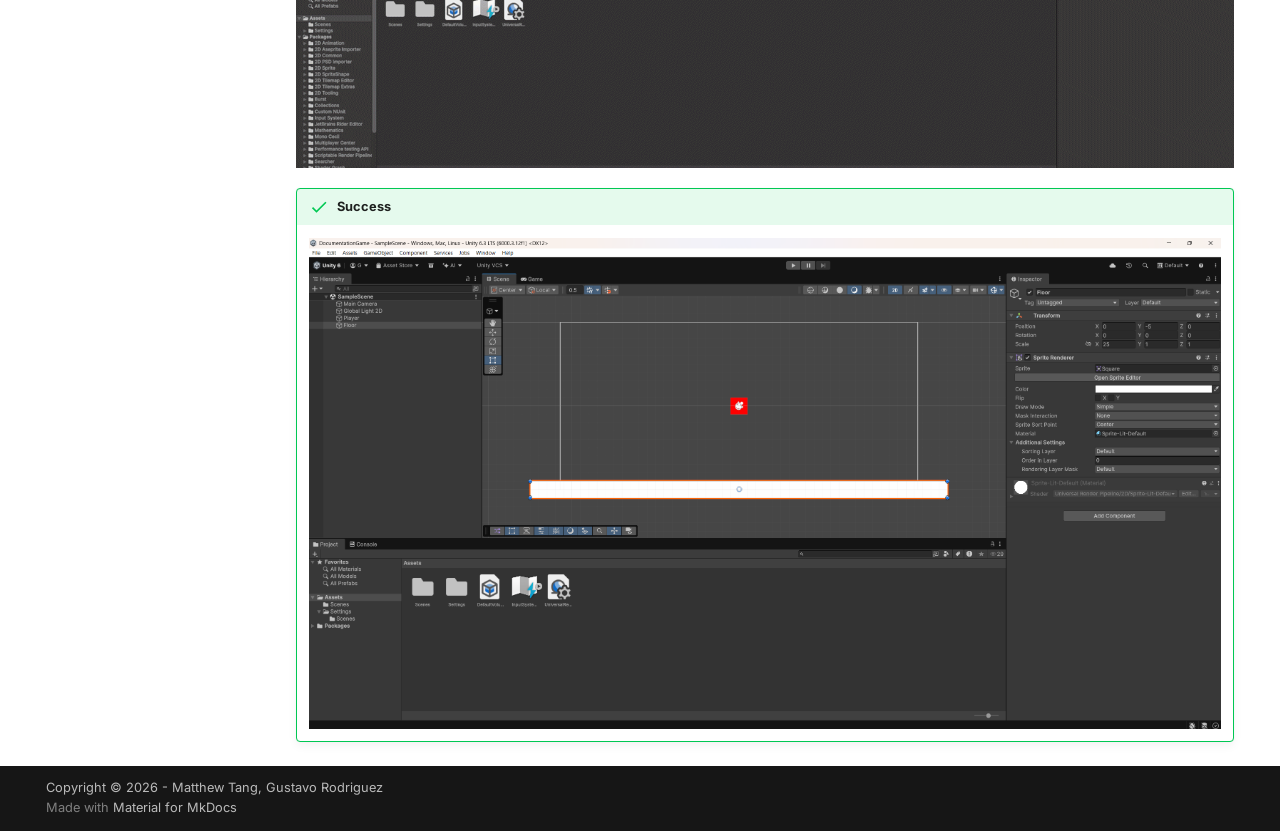
<file: setup-project-Veles/index.html>
<!doctype html>
<html lang="en" class="no-js">
  <head>
    
      <meta charset="utf-8">
      <meta name="viewport" content="width=device-width,initial-scale=1">
      
      
      
        <link rel="canonical" href="https://mcitang.github.io/User-Documentation/setup-project-Veles/">
      
      
      
      
        
      
      
      <link rel="icon" href="../assets/images/favicon.png">
      <meta name="generator" content="mkdocs-1.6.1, mkdocs-material-9.7.6">
    
    
      
        <title>Set Up Project - Unity User Documentation</title>
      
    
    
      <link rel="stylesheet" href="../assets/stylesheets/main.484c7ddc.min.css">
      
        
        <link rel="stylesheet" href="../assets/stylesheets/palette.ab4e12ef.min.css">
      
      


    
    
      
    
    
      
        
        
        <link rel="preconnect" href="https://fonts.gstatic.com" crossorigin>
        <link rel="stylesheet" href="https://fonts.googleapis.com/css?family=Inter:300,300i,400,400i,700,700i%7CFira+Code:400,400i,700,700i&display=fallback">
        <style>:root{--md-text-font:"Inter";--md-code-font:"Fira Code"}</style>
      
    
    
      <link rel="stylesheet" href="../stylesheets/styles.css">
    
      <link rel="stylesheet" href="../stylesheets/util.style.css">
    
      <link rel="stylesheet" href="../stylesheets/pages/glossary.style.css">
    
    <script>__md_scope=new URL("..",location),__md_hash=e=>[...e].reduce(((e,_)=>(e<<5)-e+_.charCodeAt(0)),0),__md_get=(e,_=localStorage,t=__md_scope)=>JSON.parse(_.getItem(t.pathname+"."+e)),__md_set=(e,_,t=localStorage,a=__md_scope)=>{try{t.setItem(a.pathname+"."+e,JSON.stringify(_))}catch(e){}}</script>
    
      

    
    
  </head>
  
  
    
    
      
    
    
    
    
    <body dir="ltr" data-md-color-scheme="default" data-md-color-primary="black" data-md-color-accent="indigo">
  
    
    <input class="md-toggle" data-md-toggle="drawer" type="checkbox" id="__drawer" autocomplete="off">
    <input class="md-toggle" data-md-toggle="search" type="checkbox" id="__search" autocomplete="off">
    <label class="md-overlay" for="__drawer"></label>
    <div data-md-component="skip">
      
        
        <a href="#set-up-project" class="md-skip">
          Skip to content
        </a>
      
    </div>
    <div data-md-component="announce">
      
    </div>
    
    
      

  

<header class="md-header md-header--shadow" data-md-component="header">
  <nav class="md-header__inner md-grid" aria-label="Header">
    <a href=".." title="Unity User Documentation" class="md-header__button md-logo" aria-label="Unity User Documentation" data-md-component="logo">
      
  
  <svg xmlns="http://www.w3.org/2000/svg" viewBox="0 0 24 24"><path d="M12 8a3 3 0 0 0 3-3 3 3 0 0 0-3-3 3 3 0 0 0-3 3 3 3 0 0 0 3 3m0 3.54C9.64 9.35 6.5 8 3 8v11c3.5 0 6.64 1.35 9 3.54 2.36-2.19 5.5-3.54 9-3.54V8c-3.5 0-6.64 1.35-9 3.54"/></svg>

    </a>
    <label class="md-header__button md-icon" for="__drawer">
      
      <svg xmlns="http://www.w3.org/2000/svg" viewBox="0 0 24 24"><path d="M3 6h18v2H3zm0 5h18v2H3zm0 5h18v2H3z"/></svg>
    </label>
    <div class="md-header__title" data-md-component="header-title">
      <div class="md-header__ellipsis">
        <div class="md-header__topic">
          <span class="md-ellipsis">
            Unity User Documentation
          </span>
        </div>
        <div class="md-header__topic" data-md-component="header-topic">
          <span class="md-ellipsis">
            
              Set Up Project
            
          </span>
        </div>
      </div>
    </div>
    
      
        <form class="md-header__option" data-md-component="palette">
  
    
    
    
    <input class="md-option" data-md-color-media="(prefers-color-scheme: light)" data-md-color-scheme="default" data-md-color-primary="black" data-md-color-accent="indigo"  aria-label="Dark mode"  type="radio" name="__palette" id="__palette_0">
    
      <label class="md-header__button md-icon" title="Dark mode" for="__palette_1" hidden>
        <svg xmlns="http://www.w3.org/2000/svg" viewBox="0 0 24 24"><path d="M12 7a5 5 0 0 1 5 5 5 5 0 0 1-5 5 5 5 0 0 1-5-5 5 5 0 0 1 5-5m0 2a3 3 0 0 0-3 3 3 3 0 0 0 3 3 3 3 0 0 0 3-3 3 3 0 0 0-3-3m0-7 2.39 3.42C13.65 5.15 12.84 5 12 5s-1.65.15-2.39.42zM3.34 7l4.16-.35A7.2 7.2 0 0 0 5.94 8.5c-.44.74-.69 1.5-.83 2.29zm.02 10 1.76-3.77a7.131 7.131 0 0 0 2.38 4.14zM20.65 7l-1.77 3.79a7.02 7.02 0 0 0-2.38-4.15zm-.01 10-4.14.36c.59-.51 1.12-1.14 1.54-1.86.42-.73.69-1.5.83-2.29zM12 22l-2.41-3.44c.74.27 1.55.44 2.41.44.82 0 1.63-.17 2.37-.44z"/></svg>
      </label>
    
  
    
    
    
    <input class="md-option" data-md-color-media="(prefers-color-scheme: dark)" data-md-color-scheme="slate" data-md-color-primary="grey" data-md-color-accent="indigo"  aria-label="Light mode"  type="radio" name="__palette" id="__palette_1">
    
      <label class="md-header__button md-icon" title="Light mode" for="__palette_0" hidden>
        <svg xmlns="http://www.w3.org/2000/svg" viewBox="0 0 24 24"><path d="m17.75 4.09-2.53 1.94.91 3.06-2.63-1.81-2.63 1.81.91-3.06-2.53-1.94L12.44 4l1.06-3 1.06 3zm3.5 6.91-1.64 1.25.59 1.98-1.7-1.17-1.7 1.17.59-1.98L15.75 11l2.06-.05L18.5 9l.69 1.95zm-2.28 4.95c.83-.08 1.72 1.1 1.19 1.85-.32.45-.66.87-1.08 1.27C15.17 23 8.84 23 4.94 19.07c-3.91-3.9-3.91-10.24 0-14.14.4-.4.82-.76 1.27-1.08.75-.53 1.93.36 1.85 1.19-.27 2.86.69 5.83 2.89 8.02a9.96 9.96 0 0 0 8.02 2.89m-1.64 2.02a12.08 12.08 0 0 1-7.8-3.47c-2.17-2.19-3.33-5-3.49-7.82-2.81 3.14-2.7 7.96.31 10.98 3.02 3.01 7.84 3.12 10.98.31"/></svg>
      </label>
    
  
</form>
      
    
    
      <script>var palette=__md_get("__palette");if(palette&&palette.color){if("(prefers-color-scheme)"===palette.color.media){var media=matchMedia("(prefers-color-scheme: light)"),input=document.querySelector(media.matches?"[data-md-color-media='(prefers-color-scheme: light)']":"[data-md-color-media='(prefers-color-scheme: dark)']");palette.color.media=input.getAttribute("data-md-color-media"),palette.color.scheme=input.getAttribute("data-md-color-scheme"),palette.color.primary=input.getAttribute("data-md-color-primary"),palette.color.accent=input.getAttribute("data-md-color-accent")}for(var[key,value]of Object.entries(palette.color))document.body.setAttribute("data-md-color-"+key,value)}</script>
    
    
    
      
      
        <label class="md-header__button md-icon" for="__search">
          
          <svg xmlns="http://www.w3.org/2000/svg" viewBox="0 0 24 24"><path d="M9.5 3A6.5 6.5 0 0 1 16 9.5c0 1.61-.59 3.09-1.56 4.23l.27.27h.79l5 5-1.5 1.5-5-5v-.79l-.27-.27A6.52 6.52 0 0 1 9.5 16 6.5 6.5 0 0 1 3 9.5 6.5 6.5 0 0 1 9.5 3m0 2C7 5 5 7 5 9.5S7 14 9.5 14 14 12 14 9.5 12 5 9.5 5"/></svg>
        </label>
        <div class="md-search" data-md-component="search" role="dialog">
  <label class="md-search__overlay" for="__search"></label>
  <div class="md-search__inner" role="search">
    <form class="md-search__form" name="search">
      <input type="text" class="md-search__input" name="query" aria-label="Search" placeholder="Search" autocapitalize="off" autocorrect="off" autocomplete="off" spellcheck="false" data-md-component="search-query" required>
      <label class="md-search__icon md-icon" for="__search">
        
        <svg xmlns="http://www.w3.org/2000/svg" viewBox="0 0 24 24"><path d="M9.5 3A6.5 6.5 0 0 1 16 9.5c0 1.61-.59 3.09-1.56 4.23l.27.27h.79l5 5-1.5 1.5-5-5v-.79l-.27-.27A6.52 6.52 0 0 1 9.5 16 6.5 6.5 0 0 1 3 9.5 6.5 6.5 0 0 1 9.5 3m0 2C7 5 5 7 5 9.5S7 14 9.5 14 14 12 14 9.5 12 5 9.5 5"/></svg>
        
        <svg xmlns="http://www.w3.org/2000/svg" viewBox="0 0 24 24"><path d="M20 11v2H8l5.5 5.5-1.42 1.42L4.16 12l7.92-7.92L13.5 5.5 8 11z"/></svg>
      </label>
      <nav class="md-search__options" aria-label="Search">
        
        <button type="reset" class="md-search__icon md-icon" title="Clear" aria-label="Clear" tabindex="-1">
          
          <svg xmlns="http://www.w3.org/2000/svg" viewBox="0 0 24 24"><path d="M19 6.41 17.59 5 12 10.59 6.41 5 5 6.41 10.59 12 5 17.59 6.41 19 12 13.41 17.59 19 19 17.59 13.41 12z"/></svg>
        </button>
      </nav>
      
    </form>
    <div class="md-search__output">
      <div class="md-search__scrollwrap" tabindex="0" data-md-scrollfix>
        <div class="md-search-result" data-md-component="search-result">
          <div class="md-search-result__meta">
            Initializing search
          </div>
          <ol class="md-search-result__list" role="presentation"></ol>
        </div>
      </div>
    </div>
  </div>
</div>
      
    
    
      <div class="md-header__source">
        <a href="https://github.com/Mcitang/User-Documentation" title="Go to repository" class="md-source" data-md-component="source">
  <div class="md-source__icon md-icon">
    
    <svg xmlns="http://www.w3.org/2000/svg" viewBox="0 0 512 512"><!--! Font Awesome Free 7.1.0 by @fontawesome - https://fontawesome.com License - https://fontawesome.com/license/free (Icons: CC BY 4.0, Fonts: SIL OFL 1.1, Code: MIT License) Copyright 2025 Fonticons, Inc.--><path d="M173.9 397.4c0 2-2.3 3.6-5.2 3.6-3.3.3-5.6-1.3-5.6-3.6 0-2 2.3-3.6 5.2-3.6 3-.3 5.6 1.3 5.6 3.6m-31.1-4.5c-.7 2 1.3 4.3 4.3 4.9 2.6 1 5.6 0 6.2-2s-1.3-4.3-4.3-5.2c-2.6-.7-5.5.3-6.2 2.3m44.2-1.7c-2.9.7-4.9 2.6-4.6 4.9.3 2 2.9 3.3 5.9 2.6 2.9-.7 4.9-2.6 4.6-4.6-.3-1.9-3-3.2-5.9-2.9M252.8 8C114.1 8 8 113.3 8 252c0 110.9 69.8 205.8 169.5 239.2 12.8 2.3 17.3-5.6 17.3-12.1 0-6.2-.3-40.4-.3-61.4 0 0-70 15-84.7-29.8 0 0-11.4-29.1-27.8-36.6 0 0-22.9-15.7 1.6-15.4 0 0 24.9 2 38.6 25.8 21.9 38.6 58.6 27.5 72.9 20.9 2.3-16 8.8-27.1 16-33.7-55.9-6.2-112.3-14.3-112.3-110.5 0-27.5 7.6-41.3 23.6-58.9-2.6-6.5-11.1-33.3 2.6-67.9 20.9-6.5 69 27 69 27 20-5.6 41.5-8.5 62.8-8.5s42.8 2.9 62.8 8.5c0 0 48.1-33.6 69-27 13.7 34.7 5.2 61.4 2.6 67.9 16 17.7 25.8 31.5 25.8 58.9 0 96.5-58.9 104.2-114.8 110.5 9.2 7.9 17 22.9 17 46.4 0 33.7-.3 75.4-.3 83.6 0 6.5 4.6 14.4 17.3 12.1C436.2 457.8 504 362.9 504 252 504 113.3 391.5 8 252.8 8M105.2 352.9c-1.3 1-1 3.3.7 5.2 1.6 1.6 3.9 2.3 5.2 1 1.3-1 1-3.3-.7-5.2-1.6-1.6-3.9-2.3-5.2-1m-10.8-8.1c-.7 1.3.3 2.9 2.3 3.9 1.6 1 3.6.7 4.3-.7.7-1.3-.3-2.9-2.3-3.9-2-.6-3.6-.3-4.3.7m32.4 35.6c-1.6 1.3-1 4.3 1.3 6.2 2.3 2.3 5.2 2.6 6.5 1 1.3-1.3.7-4.3-1.3-6.2-2.2-2.3-5.2-2.6-6.5-1m-11.4-14.7c-1.6 1-1.6 3.6 0 5.9s4.3 3.3 5.6 2.3c1.6-1.3 1.6-3.9 0-6.2-1.4-2.3-4-3.3-5.6-2"/></svg>
  </div>
  <div class="md-source__repository">
    Mcitang/User-Documentation
  </div>
</a>
      </div>
    
  </nav>
  
</header>
    
    <div class="md-container" data-md-component="container">
      
      
        
          
        
      
      <main class="md-main" data-md-component="main">
        <div class="md-main__inner md-grid">
          
            
              
              <div class="md-sidebar md-sidebar--primary" data-md-component="sidebar" data-md-type="navigation" >
                <div class="md-sidebar__scrollwrap">
                  <div class="md-sidebar__inner">
                    



  

<nav class="md-nav md-nav--primary md-nav--integrated" aria-label="Navigation" data-md-level="0">
  <label class="md-nav__title" for="__drawer">
    <a href=".." title="Unity User Documentation" class="md-nav__button md-logo" aria-label="Unity User Documentation" data-md-component="logo">
      
  
  <svg xmlns="http://www.w3.org/2000/svg" viewBox="0 0 24 24"><path d="M12 8a3 3 0 0 0 3-3 3 3 0 0 0-3-3 3 3 0 0 0-3 3 3 3 0 0 0 3 3m0 3.54C9.64 9.35 6.5 8 3 8v11c3.5 0 6.64 1.35 9 3.54 2.36-2.19 5.5-3.54 9-3.54V8c-3.5 0-6.64 1.35-9 3.54"/></svg>

    </a>
    Unity User Documentation
  </label>
  
    <div class="md-nav__source">
      <a href="https://github.com/Mcitang/User-Documentation" title="Go to repository" class="md-source" data-md-component="source">
  <div class="md-source__icon md-icon">
    
    <svg xmlns="http://www.w3.org/2000/svg" viewBox="0 0 512 512"><!--! Font Awesome Free 7.1.0 by @fontawesome - https://fontawesome.com License - https://fontawesome.com/license/free (Icons: CC BY 4.0, Fonts: SIL OFL 1.1, Code: MIT License) Copyright 2025 Fonticons, Inc.--><path d="M173.9 397.4c0 2-2.3 3.6-5.2 3.6-3.3.3-5.6-1.3-5.6-3.6 0-2 2.3-3.6 5.2-3.6 3-.3 5.6 1.3 5.6 3.6m-31.1-4.5c-.7 2 1.3 4.3 4.3 4.9 2.6 1 5.6 0 6.2-2s-1.3-4.3-4.3-5.2c-2.6-.7-5.5.3-6.2 2.3m44.2-1.7c-2.9.7-4.9 2.6-4.6 4.9.3 2 2.9 3.3 5.9 2.6 2.9-.7 4.9-2.6 4.6-4.6-.3-1.9-3-3.2-5.9-2.9M252.8 8C114.1 8 8 113.3 8 252c0 110.9 69.8 205.8 169.5 239.2 12.8 2.3 17.3-5.6 17.3-12.1 0-6.2-.3-40.4-.3-61.4 0 0-70 15-84.7-29.8 0 0-11.4-29.1-27.8-36.6 0 0-22.9-15.7 1.6-15.4 0 0 24.9 2 38.6 25.8 21.9 38.6 58.6 27.5 72.9 20.9 2.3-16 8.8-27.1 16-33.7-55.9-6.2-112.3-14.3-112.3-110.5 0-27.5 7.6-41.3 23.6-58.9-2.6-6.5-11.1-33.3 2.6-67.9 20.9-6.5 69 27 69 27 20-5.6 41.5-8.5 62.8-8.5s42.8 2.9 62.8 8.5c0 0 48.1-33.6 69-27 13.7 34.7 5.2 61.4 2.6 67.9 16 17.7 25.8 31.5 25.8 58.9 0 96.5-58.9 104.2-114.8 110.5 9.2 7.9 17 22.9 17 46.4 0 33.7-.3 75.4-.3 83.6 0 6.5 4.6 14.4 17.3 12.1C436.2 457.8 504 362.9 504 252 504 113.3 391.5 8 252.8 8M105.2 352.9c-1.3 1-1 3.3.7 5.2 1.6 1.6 3.9 2.3 5.2 1 1.3-1 1-3.3-.7-5.2-1.6-1.6-3.9-2.3-5.2-1m-10.8-8.1c-.7 1.3.3 2.9 2.3 3.9 1.6 1 3.6.7 4.3-.7.7-1.3-.3-2.9-2.3-3.9-2-.6-3.6-.3-4.3.7m32.4 35.6c-1.6 1.3-1 4.3 1.3 6.2 2.3 2.3 5.2 2.6 6.5 1 1.3-1.3.7-4.3-1.3-6.2-2.2-2.3-5.2-2.6-6.5-1m-11.4-14.7c-1.6 1-1.6 3.6 0 5.9s4.3 3.3 5.6 2.3c1.6-1.3 1.6-3.9 0-6.2-1.4-2.3-4-3.3-5.6-2"/></svg>
  </div>
  <div class="md-source__repository">
    Mcitang/User-Documentation
  </div>
</a>
    </div>
  
  <ul class="md-nav__list" data-md-scrollfix>
    
      
      
  
  
  
  
    <li class="md-nav__item">
      <a href=".." class="md-nav__link">
        
  
  
  <span class="md-ellipsis">
    
  
    Home
  

    
  </span>
  
  

      </a>
    </li>
  

    
      
      
  
  
  
  
    <li class="md-nav__item">
      <a href="../install-editor/" class="md-nav__link">
        
  
  
  <span class="md-ellipsis">
    
  
    Install Unity Editor
  

    
  </span>
  
  

      </a>
    </li>
  

    
      
      
  
  
  
  
    <li class="md-nav__item">
      <a href="../navigate-editor/" class="md-nav__link">
        
  
  
  <span class="md-ellipsis">
    
  
    Navigate Editor
  

    
  </span>
  
  

      </a>
    </li>
  

    
      
      
  
  
  
  
    <li class="md-nav__item">
      <a href="../setup-project/" class="md-nav__link">
        
  
  
  <span class="md-ellipsis">
    
  
    Set Up Unity Project
  

    
  </span>
  
  

      </a>
    </li>
  

    
      
      
  
  
  
  
    <li class="md-nav__item">
      <a href="../make-game/" class="md-nav__link">
        
  
  
  <span class="md-ellipsis">
    
  
    Create A Simple 2D Game
  

    
  </span>
  
  

      </a>
    </li>
  

    
      
      
  
  
  
  
    <li class="md-nav__item">
      <a href="../make-menus/" class="md-nav__link">
        
  
  
  <span class="md-ellipsis">
    
  
    Create The Main Menu
  

    
  </span>
  
  

      </a>
    </li>
  

    
      
      
  
  
  
  
    <li class="md-nav__item">
      <a href="../build-game/" class="md-nav__link">
        
  
  
  <span class="md-ellipsis">
    
  
    Build And Upload Your Game
  

    
  </span>
  
  

      </a>
    </li>
  

    
      
      
  
  
  
  
    <li class="md-nav__item">
      <a href="../troubleshooting/" class="md-nav__link">
        
  
  
  <span class="md-ellipsis">
    
  
    Troubleshooting
  

    
  </span>
  
  

      </a>
    </li>
  

    
      
      
  
  
  
  
    <li class="md-nav__item">
      <a href="../glossary/" class="md-nav__link">
        
  
  
  <span class="md-ellipsis">
    
  
    Glossary
  

    
  </span>
  
  

      </a>
    </li>
  

    
  </ul>
</nav>
                  </div>
                </div>
              </div>
            
            
          
          
            <div class="md-content" data-md-component="content">
              
              <article class="md-content__inner md-typeset">
                
                  


  
  


<h1 id="set-up-project">Set Up Project</h1>
<h1 id="setting-up-your-first-project">Setting Up Your First Project</h1>
<p>This page will take you through setting up a project in Unity for the first time. You will install the Unity Editor, which is what you will be using to add elements to your game. You will also create a new game project and add a player character and a floor to your game.</p>
<h2 id="install-the-editor">Install the Editor</h2>
<p>The Unity Editor is where you will assemble your game. This tutorial will use Unity 6.3 <a href="../glossary/#LTS"><abbr title="Long-Term Support, meaning it is a stable version maintained for an extended period with minimal changes.">LTS</abbr></a> (6000.3.12f1), but this should work on any version of Unity 6+.</p>
<ol>
<li>
<p>Open the Unity app.</p>
</li>
<li>
<p>Navigate to the <strong>Installs</strong> tab on the left side.</p>
</li>
<li>
<p>Click <strong>Install Editor</strong> on the right side.</p>
</li>
<li>
<p>Install Unity 6.3 <a href="../glossary/#LTS"><abbr title="Long-Term Support, meaning it is a stable version maintained for an extended period with minimal changes.">LTS</abbr></a> under the tab <strong>Official Releases</strong>.</p>
</li>
</ol>
<div class="admonition info">
<p class="admonition-title">Version</p>
<p>Any official release of Unity 6 will work. The Unity Hub will recommend version 6.4 (6000.4.1f1), but this tutorial will use Unity 6.3 <abbr title="Long-Term Support, meaning it is a stable version maintained for an extended period with minimal changes.">LTS</abbr> (6000.3.12f1) since it is more stable and will be supported for longer.</p>
</div>
<p><img alt="GIF for installing Unity Editor" src="../assets/project-setup/install-editor.gif" /></p>
<!-- VISUAL STUDIO -->
<div class="tabbed-set tabbed-alternate" data-tabs="1:2"><input checked="checked" id="__tabbed_1_1" name="__tabbed_1" type="radio" /><input id="__tabbed_1_2" name="__tabbed_1" type="radio" /><div class="tabbed-labels"><label for="__tabbed_1_1">If you do not have Visual Studio 2022 installed</label><label for="__tabbed_1_2">If you have Visual Studio 2022 installed</label></div>
<div class="tabbed-content">
<div class="tabbed-block">
<p>The program will ask you what modules you would like to have installed with the Unity editor.</p>
<ol>
<li>
<p>Ensure the <strong>Microsoft Visual Studio Community 2022</strong> box is checked.</p>
<p><img alt="Visual Studio installation checked box" src="../assets/project-setup/vs-install-check.png" /></p>
<p>Every other checkbox that is not mentioned can be left untouched.</p>
</li>
<li>
<p>Click <strong>Continue</strong>.</p>
</li>
<li>
<p>Wait for Visual Studio to ask which Workloads you want to install with it.</p>
</li>
<li>
<p>Scroll down and ensure that <em>Game Development with Unity</em> addon is checked under the <strong>Workloads</strong> tab.</p>
<p><img alt="Game Development with Unity workload checked" src="../assets/project-setup/vs-unity-workload.png" /></p>
</li>
<li>
<p>Press the <strong>install</strong> button.</p>
</li>
<li>
<p>Wait for Editor and Visual Studio downloads to complete.</p>
<div class="admonition success">
<p class="admonition-title">Success</p>
<p><img alt="Visual Studio installed successfully" src="../assets/project-setup/vs-install-success.png" /></p>
</div>
</li>
<li>
<p>Close the Visual Studio Installer window.</p>
</li>
</ol>
</div>
<div class="tabbed-block">
<p>Since you already have Visual Studio 2022 installed, Unity will not install it for you. However, you must check if you have the <strong>Game Development with Unity</strong> workload installed. This is an essential addon
that will let help you debug and test your game code. </p>
<ol>
<li>
<p>Open the Visual Studio Installer.</p>
<p><img alt="The visual studio installer" src="../assets/project-setup/vs-studio-installer.png" /></p>
</li>
<li>
<p>Click <em>Modify</em> for Visual Studio Community 2022.</p>
</li>
<li>
<p>Scroll down and ensure the <em>Game Development with Unity</em> workload checkbox is checked.</p>
<p><img alt="Game Development with Unity workload checked" src="../assets/project-setup/vs-unity-workload.png" /></p>
</li>
<li>
<p>If you had to check the checkbox, press <em>Modify</em>.</p>
</li>
<li>
<p>After the changes apply, close Visual Studio.</p>
</li>
</ol>
</div>
</div>
</div>
<div class="admonition success">
<p class="admonition-title">Success</p>
<p>When the install completes, you should see the editor in the <strong>Installs</strong> tab.</p>
<p><img alt="Editor in the Installs tab" src="../assets/project-setup/install-success.png" /></p>
</div>
<h2 id="create-a-project">Create a Project</h2>
<p>Great! Now that you have the Editor and Visual Studio installed, we can begin creating your first Unity project which will be a simple platform game.</p>
<ol>
<li>
<p>Go to the <strong>Projects</strong> tab on the left side of your Unity Hub window.</p>
</li>
<li>
<p>Click <strong>+New Project</strong>.
     <!-- <img alt="new-project" src="assets/project-setup/new-project.png" /> --></p>
</li>
<li>
<p>Select the <strong>Universal 2D Core Template</strong> under the <strong>Core</strong> tab.</p>
</li>
<li>
<p>Name your project.</p>
</li>
<li>
<p>Choose project location.</p>
</li>
<li>
<p>Click <strong>+Create Project</strong>.</p>
<p><img alt="GIF for Creating a 2D Unity project" src="../assets/project-setup/create-project.gif" /></p>
</li>
</ol>
<div class="admonition success">
<p class="admonition-title">Success</p>
<p>You should now see the Unity Editor creating your project.</p>
<p><img alt="Unity Editor creating project loading bar" src="../assets/project-setup/project-creation-loading.png" /></p>
</div>
<p>Once it loads, you will see the Unity Editor open up.</p>
<div class="admonition success">
<p class="admonition-title">Success</p>
<p><img alt="Image of the Unity Editor" src="../assets/project-setup/default-unity-editor.png" /></p>
</div>
<h2 id="enabling-the-legacy-input-system">Enabling the Legacy Input System</h2>
<p>There is one more thing we need to do before adding anything. We will activate the legacy input system.</p>
<div class="admonition warning">
<p class="admonition-title">Warning</p>
<p>The legacy input system is easier to use for beginners, but it will be deprecated in future versions. Once you get more comfortable with the engine, switching to the new input system is strongly recommended.</p>
</div>
<ol>
<li>
<p>In the menu bar, select <strong>Project Settings</strong>.</p>
<blockquote>
<p>Edit &gt; Project Settings</p>
</blockquote>
</li>
<li>
<p>Search for "Input" using the searchbar in the top-right corner of <strong>Project Settings</strong>.</p>
</li>
<li>
<p>In the left-hand sidebar of the <strong>Project Settings</strong> window, select the <strong>Player</strong> category.</p>
</li>
<li>
<p>Scroll down and open the <strong>Other Settings</strong> dropdown.</p>
</li>
<li>
<p>Scroll down to the <strong>Other Settings</strong> section to find the section labeled as Active Input Handling.</p>
</li>
<li>
<p>Look for the Configuration subheading to find the Active Input Handling dropdown menu.</p>
</li>
<li>
<p>Click the dropdown and select <strong>Both</strong>.</p>
<p>Unity will prompt you to restart the editor to apply these changes.</p>
</li>
<li>
<p>Click <em>Apply</em> to restart the editor.</p>
</li>
</ol>
<h2 id="create-the-player-and-floor">Create the Player and Floor</h2>
<p>Now we can start adding objects. This section will guide you through shapes to your game. You will add 2 squares, one representing the player, and another representing the floor. Ensure that the editor is on the <strong>Scene</strong> view instead of the <strong>Game</strong> view. We will start with the player first.</p>
<h3 id="player">Player</h3>
<ol>
<li>
<p>Add a square <a href="../glossary/">sprite</a> to the scene from the <strong>Hierarchy</strong> tab's <strong>+</strong> button:</p>
<blockquote>
<p>2D Objects &gt; Sprites &gt; Square</p>
</blockquote>
<p><img alt="add-square-sprite" src="../assets/project-setup/add-square-sprite.png" /></p>
</li>
<li>
<p>Rename the square to "<em>Player</em>" in the <strong>Inspector</strong> tab on the right.</p>
</li>
<li>
<p>Change the sprite's color to red in the <strong>Inspector</strong> tab.</p>
<div class="admonition success">
<p class="admonition-title">Success</p>
<p><img alt="The player object's inspector tab" src="../assets/project-setup/player-inspector.png" /></p>
</div>
</li>
<li>
<p>Add another square sprite to the scene.</p>
</li>
</ol>
<h3 id="floor">Floor</h3>
<p>Now that we have a player character, we will add a floor for them to stand on.</p>
<ol>
<li>
<p>Add another square sprite to the scene.</p>
<blockquote>
<p>2D Objects &gt; Sprites &gt; Square</p>
</blockquote>
</li>
<li>
<p>Name the second sprite "<em>Floor</em>" in the <strong>Inspector</strong> tab.</p>
</li>
<li>
<p>In the scene view, stretch it using your cursor into a rectangle shape.</p>
</li>
</ol>
<p><img alt="add-floor" src="../assets/project-setup/add-floor.gif" /></p>
<div class="admonition success">
<p class="admonition-title">Success</p>
<p><img alt="What your editor should look like after completing the project setup" src="../assets/project-setup/setup-complete.png" /></p>
</div>
<!-- Glossary -->
<!-- Hyperlinks -->
<!-- Images -->
<!-- GIFs -->












                
              </article>
            </div>
          
          
<script>var target=document.getElementById(location.hash.slice(1));target&&target.name&&(target.checked=target.name.startsWith("__tabbed_"))</script>
        </div>
        
          <button type="button" class="md-top md-icon" data-md-component="top" hidden>
  
  <svg xmlns="http://www.w3.org/2000/svg" viewBox="0 0 24 24"><path d="M13 20h-2V8l-5.5 5.5-1.42-1.42L12 4.16l7.92 7.92-1.42 1.42L13 8z"/></svg>
  Back to top
</button>
        
      </main>
      
        <footer class="md-footer">
  
    
  
  <div class="md-footer-meta md-typeset">
    <div class="md-footer-meta__inner md-grid">
      <div class="md-copyright">
  
    <div class="md-copyright__highlight">
      Copyright &copy; 2026 - Matthew Tang, Gustavo Rodriguez
    </div>
  
  
    Made with
    <a href="https://squidfunk.github.io/mkdocs-material/" target="_blank" rel="noopener">
      Material for MkDocs
    </a>
  
</div>
      
    </div>
  </div>
</footer>
      
    </div>
    <div class="md-dialog" data-md-component="dialog">
      <div class="md-dialog__inner md-typeset"></div>
    </div>
    
    
    
      
      
      <script id="__config" type="application/json">{"annotate": null, "base": "..", "features": ["navigation.top", "toc.integrate", "content.code.annotate", "content.code.copy", "navigation.footer"], "search": "../assets/javascripts/workers/search.2c215733.min.js", "tags": null, "translations": {"clipboard.copied": "Copied to clipboard", "clipboard.copy": "Copy to clipboard", "search.result.more.one": "1 more on this page", "search.result.more.other": "# more on this page", "search.result.none": "No matching documents", "search.result.one": "1 matching document", "search.result.other": "# matching documents", "search.result.placeholder": "Type to start searching", "search.result.term.missing": "Missing", "select.version": "Select version"}, "version": null}</script>
    
    
      <script src="../assets/javascripts/bundle.79ae519e.min.js"></script>
      
        <script src="../scripts/style.js"></script>
      
    
  </body>
</html>
</file>
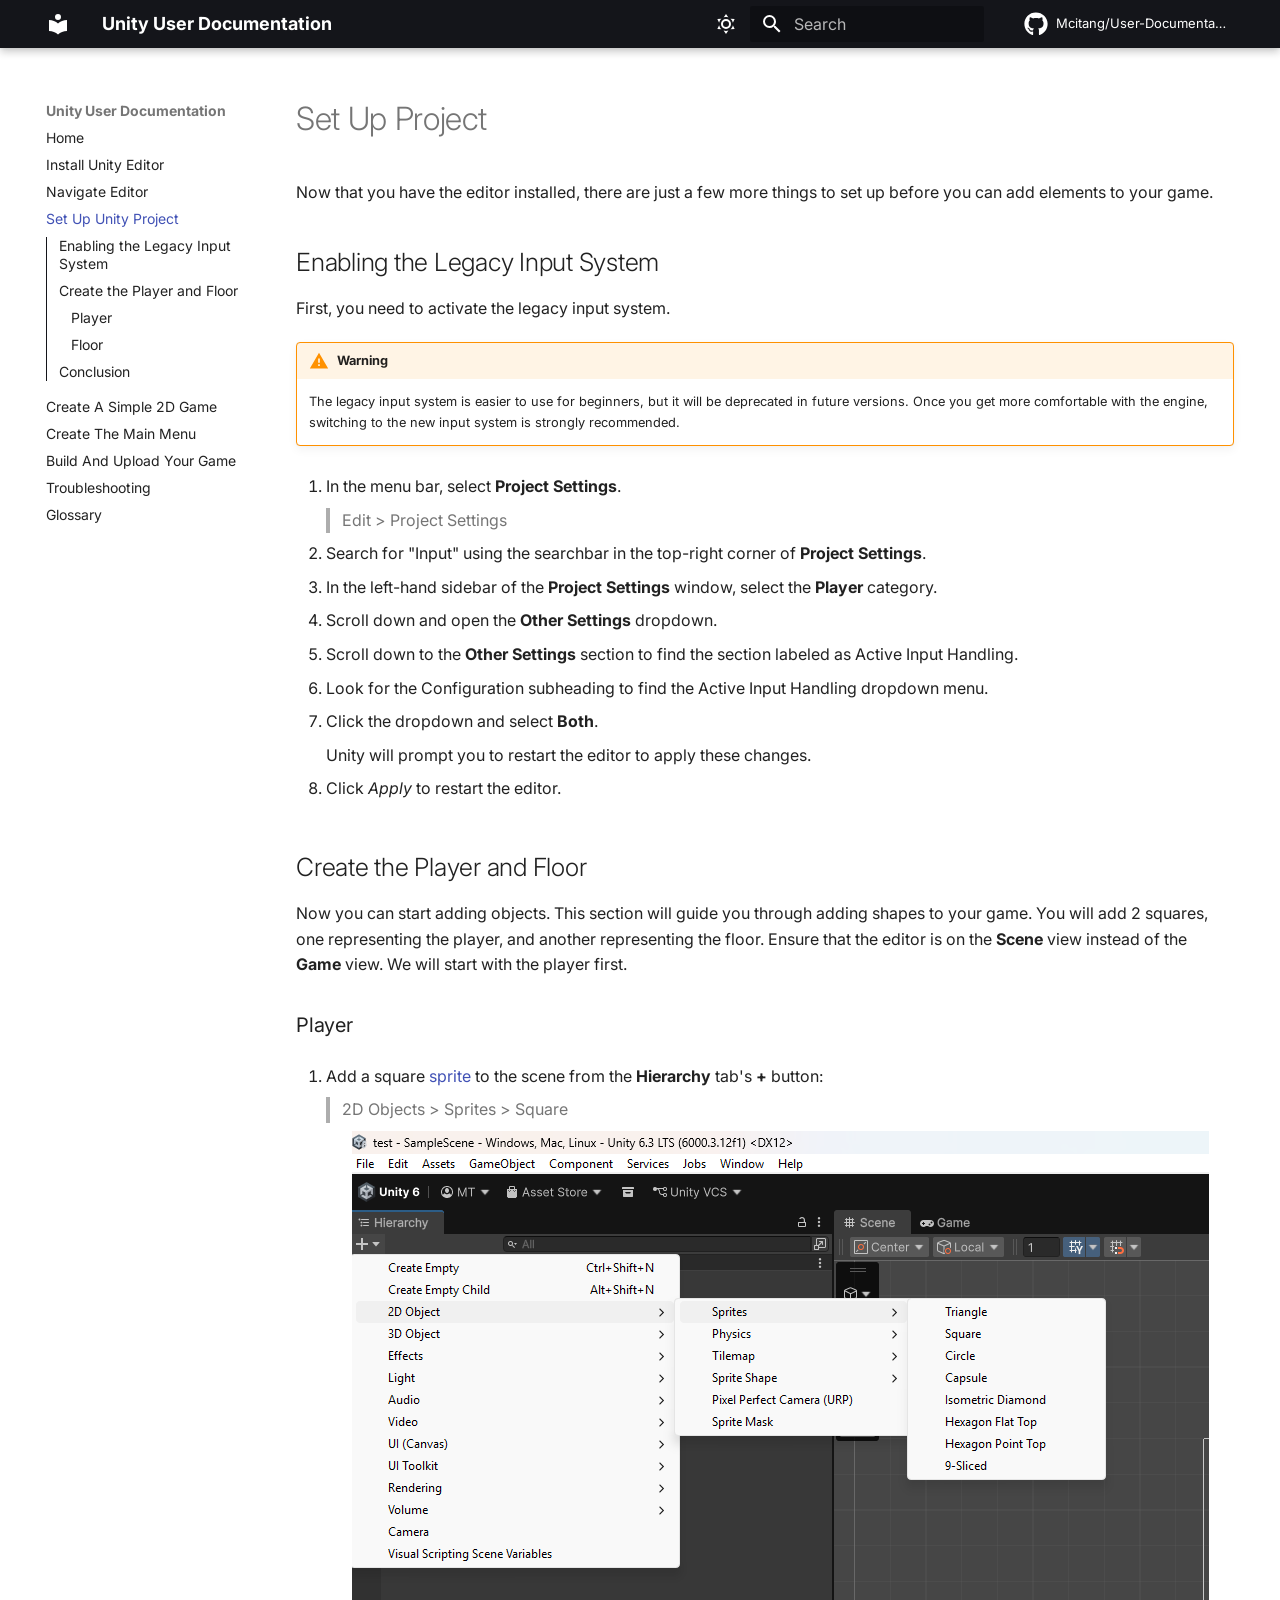
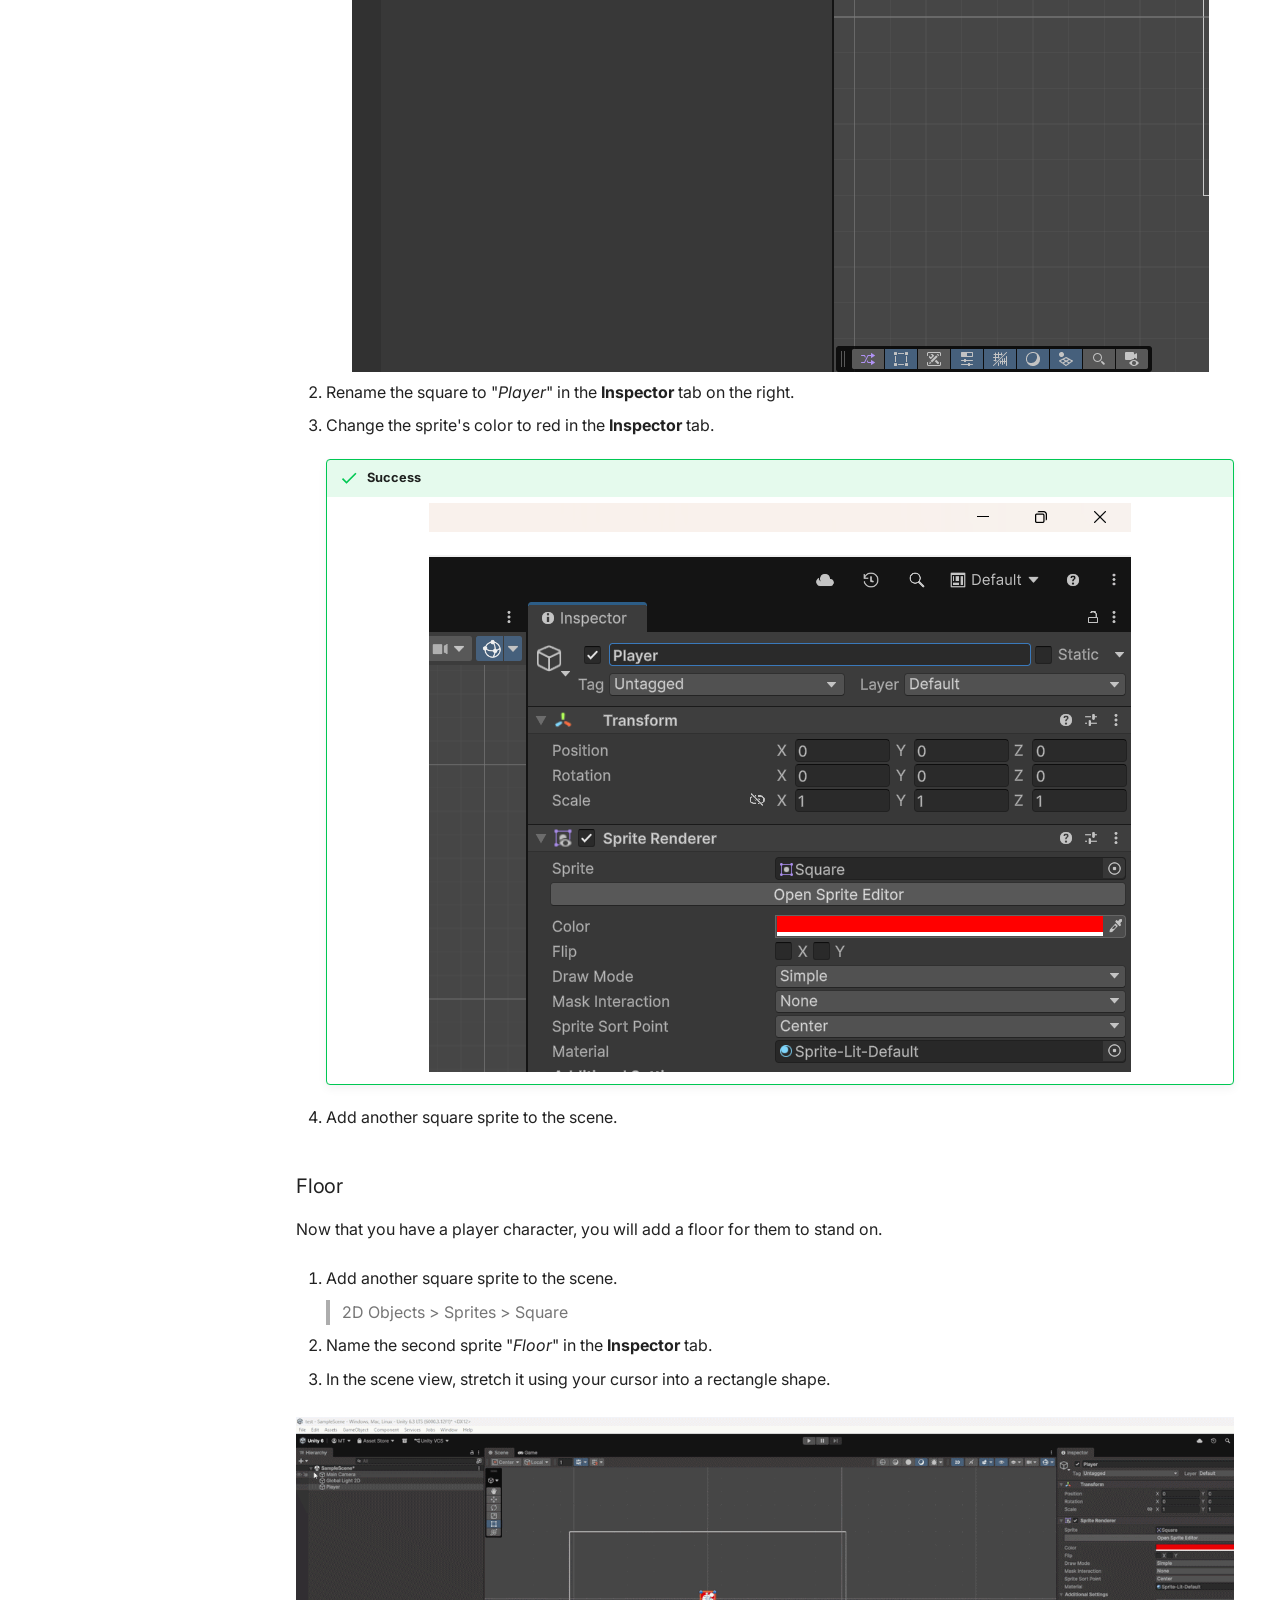
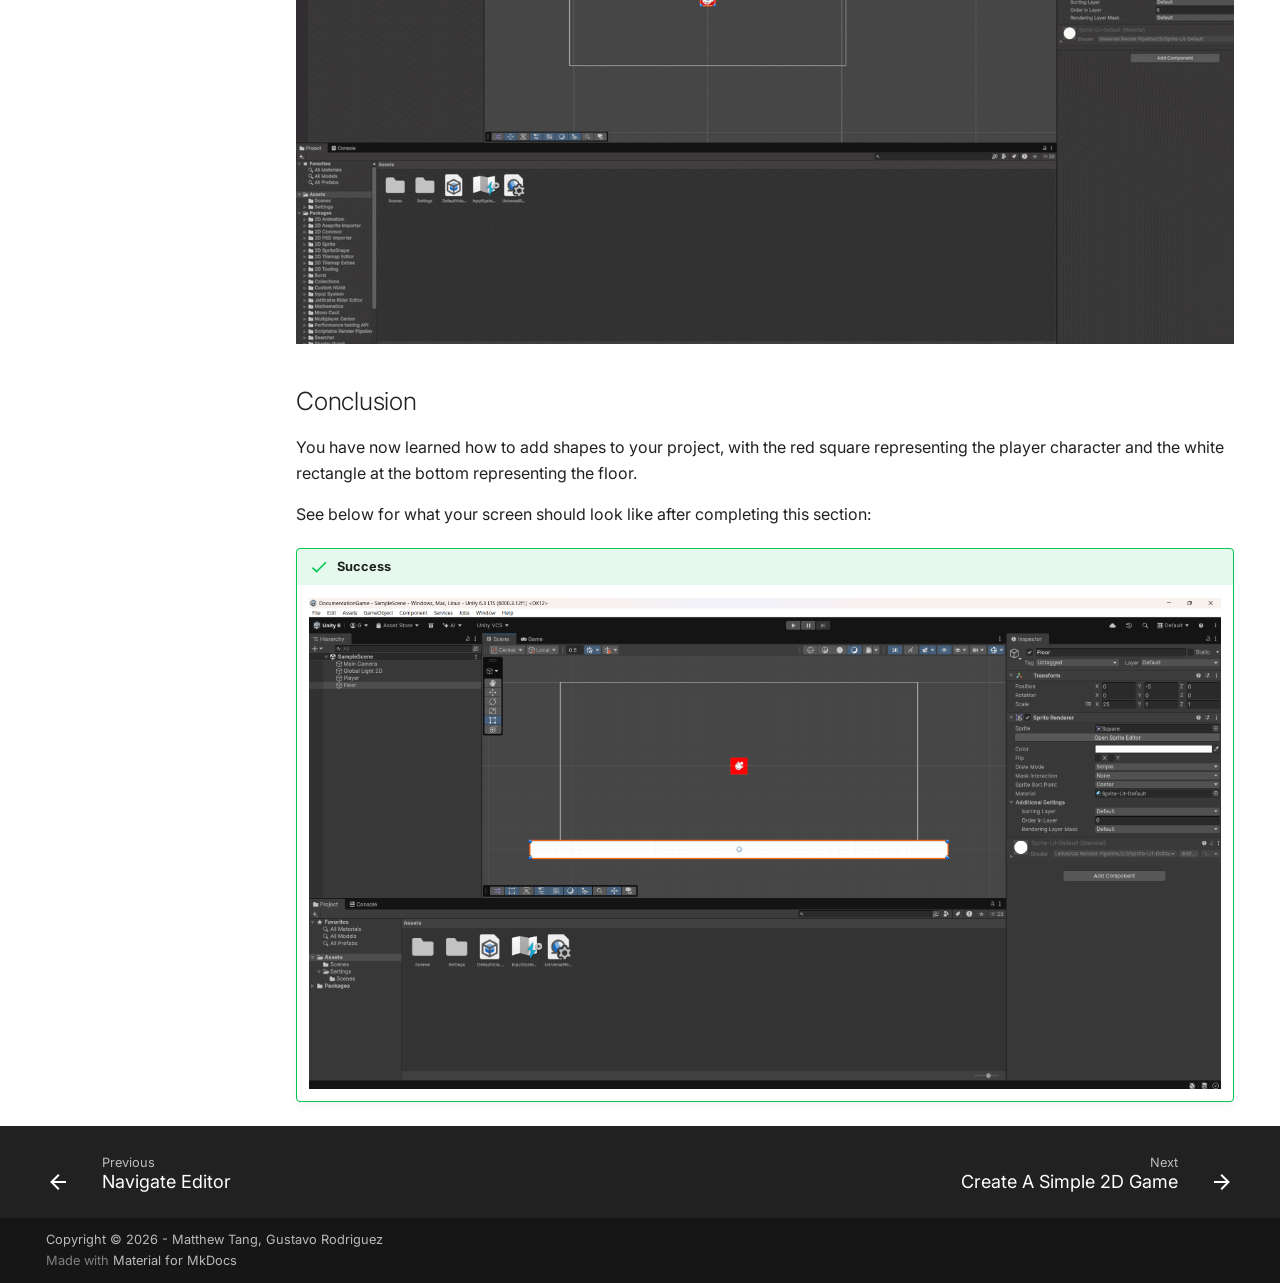
<file: setup-project/index.html>
<!doctype html>
<html lang="en" class="no-js">
  <head>
    
      <meta charset="utf-8">
      <meta name="viewport" content="width=device-width,initial-scale=1">
      
      
      
        <link rel="canonical" href="https://mcitang.github.io/User-Documentation/setup-project/">
      
      
        <link rel="prev" href="../navigate-editor/">
      
      
        <link rel="next" href="../make-game/">
      
      
        
      
      
      <link rel="icon" href="../assets/images/favicon.png">
      <meta name="generator" content="mkdocs-1.6.1, mkdocs-material-9.7.6">
    
    
      
        <title>Set Up Unity Project - Unity User Documentation</title>
      
    
    
      <link rel="stylesheet" href="../assets/stylesheets/main.484c7ddc.min.css">
      
        
        <link rel="stylesheet" href="../assets/stylesheets/palette.ab4e12ef.min.css">
      
      


    
    
      
    
    
      
        
        
        <link rel="preconnect" href="https://fonts.gstatic.com" crossorigin>
        <link rel="stylesheet" href="https://fonts.googleapis.com/css?family=Inter:300,300i,400,400i,700,700i%7CFira+Code:400,400i,700,700i&display=fallback">
        <style>:root{--md-text-font:"Inter";--md-code-font:"Fira Code"}</style>
      
    
    
      <link rel="stylesheet" href="../stylesheets/styles.css">
    
      <link rel="stylesheet" href="../stylesheets/util.style.css">
    
      <link rel="stylesheet" href="../stylesheets/pages/glossary.style.css">
    
    <script>__md_scope=new URL("..",location),__md_hash=e=>[...e].reduce(((e,_)=>(e<<5)-e+_.charCodeAt(0)),0),__md_get=(e,_=localStorage,t=__md_scope)=>JSON.parse(_.getItem(t.pathname+"."+e)),__md_set=(e,_,t=localStorage,a=__md_scope)=>{try{t.setItem(a.pathname+"."+e,JSON.stringify(_))}catch(e){}}</script>
    
      

    
    
  </head>
  
  
    
    
      
    
    
    
    
    <body dir="ltr" data-md-color-scheme="default" data-md-color-primary="black" data-md-color-accent="indigo">
  
    
    <input class="md-toggle" data-md-toggle="drawer" type="checkbox" id="__drawer" autocomplete="off">
    <input class="md-toggle" data-md-toggle="search" type="checkbox" id="__search" autocomplete="off">
    <label class="md-overlay" for="__drawer"></label>
    <div data-md-component="skip">
      
        
        <a href="#set-up-project" class="md-skip">
          Skip to content
        </a>
      
    </div>
    <div data-md-component="announce">
      
    </div>
    
    
      

  

<header class="md-header md-header--shadow" data-md-component="header">
  <nav class="md-header__inner md-grid" aria-label="Header">
    <a href=".." title="Unity User Documentation" class="md-header__button md-logo" aria-label="Unity User Documentation" data-md-component="logo">
      
  
  <svg xmlns="http://www.w3.org/2000/svg" viewBox="0 0 24 24"><path d="M12 8a3 3 0 0 0 3-3 3 3 0 0 0-3-3 3 3 0 0 0-3 3 3 3 0 0 0 3 3m0 3.54C9.64 9.35 6.5 8 3 8v11c3.5 0 6.64 1.35 9 3.54 2.36-2.19 5.5-3.54 9-3.54V8c-3.5 0-6.64 1.35-9 3.54"/></svg>

    </a>
    <label class="md-header__button md-icon" for="__drawer">
      
      <svg xmlns="http://www.w3.org/2000/svg" viewBox="0 0 24 24"><path d="M3 6h18v2H3zm0 5h18v2H3zm0 5h18v2H3z"/></svg>
    </label>
    <div class="md-header__title" data-md-component="header-title">
      <div class="md-header__ellipsis">
        <div class="md-header__topic">
          <span class="md-ellipsis">
            Unity User Documentation
          </span>
        </div>
        <div class="md-header__topic" data-md-component="header-topic">
          <span class="md-ellipsis">
            
              Set Up Unity Project
            
          </span>
        </div>
      </div>
    </div>
    
      
        <form class="md-header__option" data-md-component="palette">
  
    
    
    
    <input class="md-option" data-md-color-media="(prefers-color-scheme: light)" data-md-color-scheme="default" data-md-color-primary="black" data-md-color-accent="indigo"  aria-label="Dark mode"  type="radio" name="__palette" id="__palette_0">
    
      <label class="md-header__button md-icon" title="Dark mode" for="__palette_1" hidden>
        <svg xmlns="http://www.w3.org/2000/svg" viewBox="0 0 24 24"><path d="M12 7a5 5 0 0 1 5 5 5 5 0 0 1-5 5 5 5 0 0 1-5-5 5 5 0 0 1 5-5m0 2a3 3 0 0 0-3 3 3 3 0 0 0 3 3 3 3 0 0 0 3-3 3 3 0 0 0-3-3m0-7 2.39 3.42C13.65 5.15 12.84 5 12 5s-1.65.15-2.39.42zM3.34 7l4.16-.35A7.2 7.2 0 0 0 5.94 8.5c-.44.74-.69 1.5-.83 2.29zm.02 10 1.76-3.77a7.131 7.131 0 0 0 2.38 4.14zM20.65 7l-1.77 3.79a7.02 7.02 0 0 0-2.38-4.15zm-.01 10-4.14.36c.59-.51 1.12-1.14 1.54-1.86.42-.73.69-1.5.83-2.29zM12 22l-2.41-3.44c.74.27 1.55.44 2.41.44.82 0 1.63-.17 2.37-.44z"/></svg>
      </label>
    
  
    
    
    
    <input class="md-option" data-md-color-media="(prefers-color-scheme: dark)" data-md-color-scheme="slate" data-md-color-primary="grey" data-md-color-accent="indigo"  aria-label="Light mode"  type="radio" name="__palette" id="__palette_1">
    
      <label class="md-header__button md-icon" title="Light mode" for="__palette_0" hidden>
        <svg xmlns="http://www.w3.org/2000/svg" viewBox="0 0 24 24"><path d="m17.75 4.09-2.53 1.94.91 3.06-2.63-1.81-2.63 1.81.91-3.06-2.53-1.94L12.44 4l1.06-3 1.06 3zm3.5 6.91-1.64 1.25.59 1.98-1.7-1.17-1.7 1.17.59-1.98L15.75 11l2.06-.05L18.5 9l.69 1.95zm-2.28 4.95c.83-.08 1.72 1.1 1.19 1.85-.32.45-.66.87-1.08 1.27C15.17 23 8.84 23 4.94 19.07c-3.91-3.9-3.91-10.24 0-14.14.4-.4.82-.76 1.27-1.08.75-.53 1.93.36 1.85 1.19-.27 2.86.69 5.83 2.89 8.02a9.96 9.96 0 0 0 8.02 2.89m-1.64 2.02a12.08 12.08 0 0 1-7.8-3.47c-2.17-2.19-3.33-5-3.49-7.82-2.81 3.14-2.7 7.96.31 10.98 3.02 3.01 7.84 3.12 10.98.31"/></svg>
      </label>
    
  
</form>
      
    
    
      <script>var palette=__md_get("__palette");if(palette&&palette.color){if("(prefers-color-scheme)"===palette.color.media){var media=matchMedia("(prefers-color-scheme: light)"),input=document.querySelector(media.matches?"[data-md-color-media='(prefers-color-scheme: light)']":"[data-md-color-media='(prefers-color-scheme: dark)']");palette.color.media=input.getAttribute("data-md-color-media"),palette.color.scheme=input.getAttribute("data-md-color-scheme"),palette.color.primary=input.getAttribute("data-md-color-primary"),palette.color.accent=input.getAttribute("data-md-color-accent")}for(var[key,value]of Object.entries(palette.color))document.body.setAttribute("data-md-color-"+key,value)}</script>
    
    
    
      
      
        <label class="md-header__button md-icon" for="__search">
          
          <svg xmlns="http://www.w3.org/2000/svg" viewBox="0 0 24 24"><path d="M9.5 3A6.5 6.5 0 0 1 16 9.5c0 1.61-.59 3.09-1.56 4.23l.27.27h.79l5 5-1.5 1.5-5-5v-.79l-.27-.27A6.52 6.52 0 0 1 9.5 16 6.5 6.5 0 0 1 3 9.5 6.5 6.5 0 0 1 9.5 3m0 2C7 5 5 7 5 9.5S7 14 9.5 14 14 12 14 9.5 12 5 9.5 5"/></svg>
        </label>
        <div class="md-search" data-md-component="search" role="dialog">
  <label class="md-search__overlay" for="__search"></label>
  <div class="md-search__inner" role="search">
    <form class="md-search__form" name="search">
      <input type="text" class="md-search__input" name="query" aria-label="Search" placeholder="Search" autocapitalize="off" autocorrect="off" autocomplete="off" spellcheck="false" data-md-component="search-query" required>
      <label class="md-search__icon md-icon" for="__search">
        
        <svg xmlns="http://www.w3.org/2000/svg" viewBox="0 0 24 24"><path d="M9.5 3A6.5 6.5 0 0 1 16 9.5c0 1.61-.59 3.09-1.56 4.23l.27.27h.79l5 5-1.5 1.5-5-5v-.79l-.27-.27A6.52 6.52 0 0 1 9.5 16 6.5 6.5 0 0 1 3 9.5 6.5 6.5 0 0 1 9.5 3m0 2C7 5 5 7 5 9.5S7 14 9.5 14 14 12 14 9.5 12 5 9.5 5"/></svg>
        
        <svg xmlns="http://www.w3.org/2000/svg" viewBox="0 0 24 24"><path d="M20 11v2H8l5.5 5.5-1.42 1.42L4.16 12l7.92-7.92L13.5 5.5 8 11z"/></svg>
      </label>
      <nav class="md-search__options" aria-label="Search">
        
        <button type="reset" class="md-search__icon md-icon" title="Clear" aria-label="Clear" tabindex="-1">
          
          <svg xmlns="http://www.w3.org/2000/svg" viewBox="0 0 24 24"><path d="M19 6.41 17.59 5 12 10.59 6.41 5 5 6.41 10.59 12 5 17.59 6.41 19 12 13.41 17.59 19 19 17.59 13.41 12z"/></svg>
        </button>
      </nav>
      
    </form>
    <div class="md-search__output">
      <div class="md-search__scrollwrap" tabindex="0" data-md-scrollfix>
        <div class="md-search-result" data-md-component="search-result">
          <div class="md-search-result__meta">
            Initializing search
          </div>
          <ol class="md-search-result__list" role="presentation"></ol>
        </div>
      </div>
    </div>
  </div>
</div>
      
    
    
      <div class="md-header__source">
        <a href="https://github.com/Mcitang/User-Documentation" title="Go to repository" class="md-source" data-md-component="source">
  <div class="md-source__icon md-icon">
    
    <svg xmlns="http://www.w3.org/2000/svg" viewBox="0 0 512 512"><!--! Font Awesome Free 7.1.0 by @fontawesome - https://fontawesome.com License - https://fontawesome.com/license/free (Icons: CC BY 4.0, Fonts: SIL OFL 1.1, Code: MIT License) Copyright 2025 Fonticons, Inc.--><path d="M173.9 397.4c0 2-2.3 3.6-5.2 3.6-3.3.3-5.6-1.3-5.6-3.6 0-2 2.3-3.6 5.2-3.6 3-.3 5.6 1.3 5.6 3.6m-31.1-4.5c-.7 2 1.3 4.3 4.3 4.9 2.6 1 5.6 0 6.2-2s-1.3-4.3-4.3-5.2c-2.6-.7-5.5.3-6.2 2.3m44.2-1.7c-2.9.7-4.9 2.6-4.6 4.9.3 2 2.9 3.3 5.9 2.6 2.9-.7 4.9-2.6 4.6-4.6-.3-1.9-3-3.2-5.9-2.9M252.8 8C114.1 8 8 113.3 8 252c0 110.9 69.8 205.8 169.5 239.2 12.8 2.3 17.3-5.6 17.3-12.1 0-6.2-.3-40.4-.3-61.4 0 0-70 15-84.7-29.8 0 0-11.4-29.1-27.8-36.6 0 0-22.9-15.7 1.6-15.4 0 0 24.9 2 38.6 25.8 21.9 38.6 58.6 27.5 72.9 20.9 2.3-16 8.8-27.1 16-33.7-55.9-6.2-112.3-14.3-112.3-110.5 0-27.5 7.6-41.3 23.6-58.9-2.6-6.5-11.1-33.3 2.6-67.9 20.9-6.5 69 27 69 27 20-5.6 41.5-8.5 62.8-8.5s42.8 2.9 62.8 8.5c0 0 48.1-33.6 69-27 13.7 34.7 5.2 61.4 2.6 67.9 16 17.7 25.8 31.5 25.8 58.9 0 96.5-58.9 104.2-114.8 110.5 9.2 7.9 17 22.9 17 46.4 0 33.7-.3 75.4-.3 83.6 0 6.5 4.6 14.4 17.3 12.1C436.2 457.8 504 362.9 504 252 504 113.3 391.5 8 252.8 8M105.2 352.9c-1.3 1-1 3.3.7 5.2 1.6 1.6 3.9 2.3 5.2 1 1.3-1 1-3.3-.7-5.2-1.6-1.6-3.9-2.3-5.2-1m-10.8-8.1c-.7 1.3.3 2.9 2.3 3.9 1.6 1 3.6.7 4.3-.7.7-1.3-.3-2.9-2.3-3.9-2-.6-3.6-.3-4.3.7m32.4 35.6c-1.6 1.3-1 4.3 1.3 6.2 2.3 2.3 5.2 2.6 6.5 1 1.3-1.3.7-4.3-1.3-6.2-2.2-2.3-5.2-2.6-6.5-1m-11.4-14.7c-1.6 1-1.6 3.6 0 5.9s4.3 3.3 5.6 2.3c1.6-1.3 1.6-3.9 0-6.2-1.4-2.3-4-3.3-5.6-2"/></svg>
  </div>
  <div class="md-source__repository">
    Mcitang/User-Documentation
  </div>
</a>
      </div>
    
  </nav>
  
</header>
    
    <div class="md-container" data-md-component="container">
      
      
        
          
        
      
      <main class="md-main" data-md-component="main">
        <div class="md-main__inner md-grid">
          
            
              
              <div class="md-sidebar md-sidebar--primary" data-md-component="sidebar" data-md-type="navigation" >
                <div class="md-sidebar__scrollwrap">
                  <div class="md-sidebar__inner">
                    



  

<nav class="md-nav md-nav--primary md-nav--integrated" aria-label="Navigation" data-md-level="0">
  <label class="md-nav__title" for="__drawer">
    <a href=".." title="Unity User Documentation" class="md-nav__button md-logo" aria-label="Unity User Documentation" data-md-component="logo">
      
  
  <svg xmlns="http://www.w3.org/2000/svg" viewBox="0 0 24 24"><path d="M12 8a3 3 0 0 0 3-3 3 3 0 0 0-3-3 3 3 0 0 0-3 3 3 3 0 0 0 3 3m0 3.54C9.64 9.35 6.5 8 3 8v11c3.5 0 6.64 1.35 9 3.54 2.36-2.19 5.5-3.54 9-3.54V8c-3.5 0-6.64 1.35-9 3.54"/></svg>

    </a>
    Unity User Documentation
  </label>
  
    <div class="md-nav__source">
      <a href="https://github.com/Mcitang/User-Documentation" title="Go to repository" class="md-source" data-md-component="source">
  <div class="md-source__icon md-icon">
    
    <svg xmlns="http://www.w3.org/2000/svg" viewBox="0 0 512 512"><!--! Font Awesome Free 7.1.0 by @fontawesome - https://fontawesome.com License - https://fontawesome.com/license/free (Icons: CC BY 4.0, Fonts: SIL OFL 1.1, Code: MIT License) Copyright 2025 Fonticons, Inc.--><path d="M173.9 397.4c0 2-2.3 3.6-5.2 3.6-3.3.3-5.6-1.3-5.6-3.6 0-2 2.3-3.6 5.2-3.6 3-.3 5.6 1.3 5.6 3.6m-31.1-4.5c-.7 2 1.3 4.3 4.3 4.9 2.6 1 5.6 0 6.2-2s-1.3-4.3-4.3-5.2c-2.6-.7-5.5.3-6.2 2.3m44.2-1.7c-2.9.7-4.9 2.6-4.6 4.9.3 2 2.9 3.3 5.9 2.6 2.9-.7 4.9-2.6 4.6-4.6-.3-1.9-3-3.2-5.9-2.9M252.8 8C114.1 8 8 113.3 8 252c0 110.9 69.8 205.8 169.5 239.2 12.8 2.3 17.3-5.6 17.3-12.1 0-6.2-.3-40.4-.3-61.4 0 0-70 15-84.7-29.8 0 0-11.4-29.1-27.8-36.6 0 0-22.9-15.7 1.6-15.4 0 0 24.9 2 38.6 25.8 21.9 38.6 58.6 27.5 72.9 20.9 2.3-16 8.8-27.1 16-33.7-55.9-6.2-112.3-14.3-112.3-110.5 0-27.5 7.6-41.3 23.6-58.9-2.6-6.5-11.1-33.3 2.6-67.9 20.9-6.5 69 27 69 27 20-5.6 41.5-8.5 62.8-8.5s42.8 2.9 62.8 8.5c0 0 48.1-33.6 69-27 13.7 34.7 5.2 61.4 2.6 67.9 16 17.7 25.8 31.5 25.8 58.9 0 96.5-58.9 104.2-114.8 110.5 9.2 7.9 17 22.9 17 46.4 0 33.7-.3 75.4-.3 83.6 0 6.5 4.6 14.4 17.3 12.1C436.2 457.8 504 362.9 504 252 504 113.3 391.5 8 252.8 8M105.2 352.9c-1.3 1-1 3.3.7 5.2 1.6 1.6 3.9 2.3 5.2 1 1.3-1 1-3.3-.7-5.2-1.6-1.6-3.9-2.3-5.2-1m-10.8-8.1c-.7 1.3.3 2.9 2.3 3.9 1.6 1 3.6.7 4.3-.7.7-1.3-.3-2.9-2.3-3.9-2-.6-3.6-.3-4.3.7m32.4 35.6c-1.6 1.3-1 4.3 1.3 6.2 2.3 2.3 5.2 2.6 6.5 1 1.3-1.3.7-4.3-1.3-6.2-2.2-2.3-5.2-2.6-6.5-1m-11.4-14.7c-1.6 1-1.6 3.6 0 5.9s4.3 3.3 5.6 2.3c1.6-1.3 1.6-3.9 0-6.2-1.4-2.3-4-3.3-5.6-2"/></svg>
  </div>
  <div class="md-source__repository">
    Mcitang/User-Documentation
  </div>
</a>
    </div>
  
  <ul class="md-nav__list" data-md-scrollfix>
    
      
      
  
  
  
  
    <li class="md-nav__item">
      <a href=".." class="md-nav__link">
        
  
  
  <span class="md-ellipsis">
    
  
    Home
  

    
  </span>
  
  

      </a>
    </li>
  

    
      
      
  
  
  
  
    <li class="md-nav__item">
      <a href="../install-editor/" class="md-nav__link">
        
  
  
  <span class="md-ellipsis">
    
  
    Install Unity Editor
  

    
  </span>
  
  

      </a>
    </li>
  

    
      
      
  
  
  
  
    <li class="md-nav__item">
      <a href="../navigate-editor/" class="md-nav__link">
        
  
  
  <span class="md-ellipsis">
    
  
    Navigate Editor
  

    
  </span>
  
  

      </a>
    </li>
  

    
      
      
  
  
    
  
  
  
    <li class="md-nav__item md-nav__item--active">
      
      <input class="md-nav__toggle md-toggle" type="checkbox" id="__toc">
      
      
        
      
      
        <label class="md-nav__link md-nav__link--active" for="__toc">
          
  
  
  <span class="md-ellipsis">
    
  
    Set Up Unity Project
  

    
  </span>
  
  

          <span class="md-nav__icon md-icon"></span>
        </label>
      
      <a href="./" class="md-nav__link md-nav__link--active">
        
  
  
  <span class="md-ellipsis">
    
  
    Set Up Unity Project
  

    
  </span>
  
  

      </a>
      
        

  

<nav class="md-nav md-nav--secondary" aria-label="In this page">
  
  
  
    
  
  
    <label class="md-nav__title" for="__toc">
      <span class="md-nav__icon md-icon"></span>
      In this page
    </label>
    <ul class="md-nav__list" data-md-component="toc" data-md-scrollfix>
      
        <li class="md-nav__item">
  <a href="#enabling-the-legacy-input-system" class="md-nav__link">
    <span class="md-ellipsis">
      
        Enabling the Legacy Input System
      
    </span>
  </a>
  
</li>
      
        <li class="md-nav__item">
  <a href="#create-the-player-and-floor" class="md-nav__link">
    <span class="md-ellipsis">
      
        Create the Player and Floor
      
    </span>
  </a>
  
    <nav class="md-nav" aria-label="Create the Player and Floor">
      <ul class="md-nav__list">
        
          <li class="md-nav__item">
  <a href="#player" class="md-nav__link">
    <span class="md-ellipsis">
      
        Player
      
    </span>
  </a>
  
</li>
        
          <li class="md-nav__item">
  <a href="#floor" class="md-nav__link">
    <span class="md-ellipsis">
      
        Floor
      
    </span>
  </a>
  
</li>
        
      </ul>
    </nav>
  
</li>
      
        <li class="md-nav__item">
  <a href="#conclusion" class="md-nav__link">
    <span class="md-ellipsis">
      
        Conclusion
      
    </span>
  </a>
  
</li>
      
    </ul>
  
</nav>
      
    </li>
  

    
      
      
  
  
  
  
    <li class="md-nav__item">
      <a href="../make-game/" class="md-nav__link">
        
  
  
  <span class="md-ellipsis">
    
  
    Create A Simple 2D Game
  

    
  </span>
  
  

      </a>
    </li>
  

    
      
      
  
  
  
  
    <li class="md-nav__item">
      <a href="../make-menus/" class="md-nav__link">
        
  
  
  <span class="md-ellipsis">
    
  
    Create The Main Menu
  

    
  </span>
  
  

      </a>
    </li>
  

    
      
      
  
  
  
  
    <li class="md-nav__item">
      <a href="../build-game/" class="md-nav__link">
        
  
  
  <span class="md-ellipsis">
    
  
    Build And Upload Your Game
  

    
  </span>
  
  

      </a>
    </li>
  

    
      
      
  
  
  
  
    <li class="md-nav__item">
      <a href="../troubleshooting/" class="md-nav__link">
        
  
  
  <span class="md-ellipsis">
    
  
    Troubleshooting
  

    
  </span>
  
  

      </a>
    </li>
  

    
      
      
  
  
  
  
    <li class="md-nav__item">
      <a href="../glossary/" class="md-nav__link">
        
  
  
  <span class="md-ellipsis">
    
  
    Glossary
  

    
  </span>
  
  

      </a>
    </li>
  

    
  </ul>
</nav>
                  </div>
                </div>
              </div>
            
            
          
          
            <div class="md-content" data-md-component="content">
              
              <article class="md-content__inner md-typeset">
                
                  


  
  


<h1 id="set-up-project">Set Up Project</h1>
<p>Now that you have the editor installed, there are just a few more things to set up before you can add elements to your game.</p>
<h2 id="enabling-the-legacy-input-system">Enabling the Legacy Input System</h2>
<p>First, you need to activate the legacy input system.</p>
<div class="admonition warning">
<p class="admonition-title">Warning</p>
<p>The legacy input system is easier to use for beginners, but it will be deprecated in future versions. Once you get more comfortable with the engine, switching to the new input system is strongly recommended.</p>
</div>
<ol>
<li>
<p>In the menu bar, select <strong>Project Settings</strong>.</p>
<blockquote>
<p>Edit &gt; Project Settings</p>
</blockquote>
</li>
<li>
<p>Search for "Input" using the searchbar in the top-right corner of <strong>Project Settings</strong>.</p>
</li>
<li>
<p>In the left-hand sidebar of the <strong>Project Settings</strong> window, select the <strong>Player</strong> category.</p>
</li>
<li>
<p>Scroll down and open the <strong>Other Settings</strong> dropdown.</p>
</li>
<li>
<p>Scroll down to the <strong>Other Settings</strong> section to find the section labeled as Active Input Handling.</p>
</li>
<li>
<p>Look for the Configuration subheading to find the Active Input Handling dropdown menu.</p>
</li>
<li>
<p>Click the dropdown and select <strong>Both</strong>.</p>
<p>Unity will prompt you to restart the editor to apply these changes.</p>
</li>
<li>
<p>Click <em>Apply</em> to restart the editor.</p>
</li>
</ol>
<h2 id="create-the-player-and-floor">Create the Player and Floor</h2>
<p>Now you can start adding objects. This section will guide you through adding shapes to your game. You will add 2 squares, one representing the player, and another representing the floor. Ensure that the editor is on the <strong>Scene</strong> view instead of the <strong>Game</strong> view. We will start with the player first.</p>
<h3 id="player">Player</h3>
<ol>
<li>
<p>Add a square <a href="../glossary/#sprite">sprite</a> to the scene from the <strong>Hierarchy</strong> tab's <strong>+</strong> button:</p>
<blockquote>
<p>2D Objects &gt; Sprites &gt; Square</p>
</blockquote>
<p><img alt="Context Menu for adding a square Sprite" src="../assets/project-setup/add-square-sprite.png" title="Context Menu for adding a square Sprite" /></p>
</li>
<li>
<p>Rename the square to "<em>Player</em>" in the <strong>Inspector</strong> tab on the right.</p>
</li>
<li>
<p>Change the sprite's color to red in the <strong>Inspector</strong> tab.</p>
<div class="admonition success">
<p class="admonition-title">Success</p>
<p><img alt="The player object's inspector tab" src="../assets/project-setup/player-inspector.png" title="The player object's inspector tab" /></p>
</div>
</li>
<li>
<p>Add another square sprite to the scene.</p>
</li>
</ol>
<h3 id="floor">Floor</h3>
<p>Now that you have a player character, you will add a floor for them to stand on.</p>
<ol>
<li>
<p>Add another square sprite to the scene.</p>
<blockquote>
<p>2D Objects &gt; Sprites &gt; Square</p>
</blockquote>
</li>
<li>
<p>Name the second sprite "<em>Floor</em>" in the <strong>Inspector</strong> tab.</p>
</li>
<li>
<p>In the scene view, stretch it using your cursor into a rectangle shape.</p>
</li>
</ol>
<p><img alt="add-floor" src="../assets/project-setup/add-floor.gif" /></p>
<h2 id="conclusion">Conclusion</h2>
<p>You have now learned how to add shapes to your project, with the red square representing the player character and the white rectangle at the bottom representing the floor.</p>
<p>See below for what your screen should look like after completing this section:</p>
<div class="admonition success">
<p class="admonition-title">Success</p>
<p><img alt="Unity Editor after completing the project setup instructions" src="../assets/project-setup/setup-complete.png" title="Unity Editor after completing the project setup instructions" /></p>
</div>
<!-- Glossary -->

<!-- Hyperlinks -->
<!-- Images -->
<!-- GIFs -->












                
              </article>
            </div>
          
          
<script>var target=document.getElementById(location.hash.slice(1));target&&target.name&&(target.checked=target.name.startsWith("__tabbed_"))</script>
        </div>
        
          <button type="button" class="md-top md-icon" data-md-component="top" hidden>
  
  <svg xmlns="http://www.w3.org/2000/svg" viewBox="0 0 24 24"><path d="M13 20h-2V8l-5.5 5.5-1.42-1.42L12 4.16l7.92 7.92-1.42 1.42L13 8z"/></svg>
  Back to top
</button>
        
      </main>
      
        <footer class="md-footer">
  
    
      
      <nav class="md-footer__inner md-grid" aria-label="Footer" >
        
          
          <a href="../navigate-editor/" class="md-footer__link md-footer__link--prev" aria-label="Previous: Navigate Editor">
            <div class="md-footer__button md-icon">
              
              <svg xmlns="http://www.w3.org/2000/svg" viewBox="0 0 24 24"><path d="M20 11v2H8l5.5 5.5-1.42 1.42L4.16 12l7.92-7.92L13.5 5.5 8 11z"/></svg>
            </div>
            <div class="md-footer__title">
              <span class="md-footer__direction">
                Previous
              </span>
              <div class="md-ellipsis">
                Navigate Editor
              </div>
            </div>
          </a>
        
        
          
          <a href="../make-game/" class="md-footer__link md-footer__link--next" aria-label="Next: Create A Simple 2D Game">
            <div class="md-footer__title">
              <span class="md-footer__direction">
                Next
              </span>
              <div class="md-ellipsis">
                Create A Simple 2D Game
              </div>
            </div>
            <div class="md-footer__button md-icon">
              
              <svg xmlns="http://www.w3.org/2000/svg" viewBox="0 0 24 24"><path d="M4 11v2h12l-5.5 5.5 1.42 1.42L19.84 12l-7.92-7.92L10.5 5.5 16 11z"/></svg>
            </div>
          </a>
        
      </nav>
    
  
  <div class="md-footer-meta md-typeset">
    <div class="md-footer-meta__inner md-grid">
      <div class="md-copyright">
  
    <div class="md-copyright__highlight">
      Copyright &copy; 2026 - Matthew Tang, Gustavo Rodriguez
    </div>
  
  
    Made with
    <a href="https://squidfunk.github.io/mkdocs-material/" target="_blank" rel="noopener">
      Material for MkDocs
    </a>
  
</div>
      
    </div>
  </div>
</footer>
      
    </div>
    <div class="md-dialog" data-md-component="dialog">
      <div class="md-dialog__inner md-typeset"></div>
    </div>
    
    
    
      
      
      <script id="__config" type="application/json">{"annotate": null, "base": "..", "features": ["navigation.top", "toc.integrate", "content.code.annotate", "content.code.copy", "navigation.footer"], "search": "../assets/javascripts/workers/search.2c215733.min.js", "tags": null, "translations": {"clipboard.copied": "Copied to clipboard", "clipboard.copy": "Copy to clipboard", "search.result.more.one": "1 more on this page", "search.result.more.other": "# more on this page", "search.result.none": "No matching documents", "search.result.one": "1 matching document", "search.result.other": "# matching documents", "search.result.placeholder": "Type to start searching", "search.result.term.missing": "Missing", "select.version": "Select version"}, "version": null}</script>
    
    
      <script src="../assets/javascripts/bundle.79ae519e.min.js"></script>
      
        <script src="../scripts/style.js"></script>
      
    
  </body>
</html>
</file>
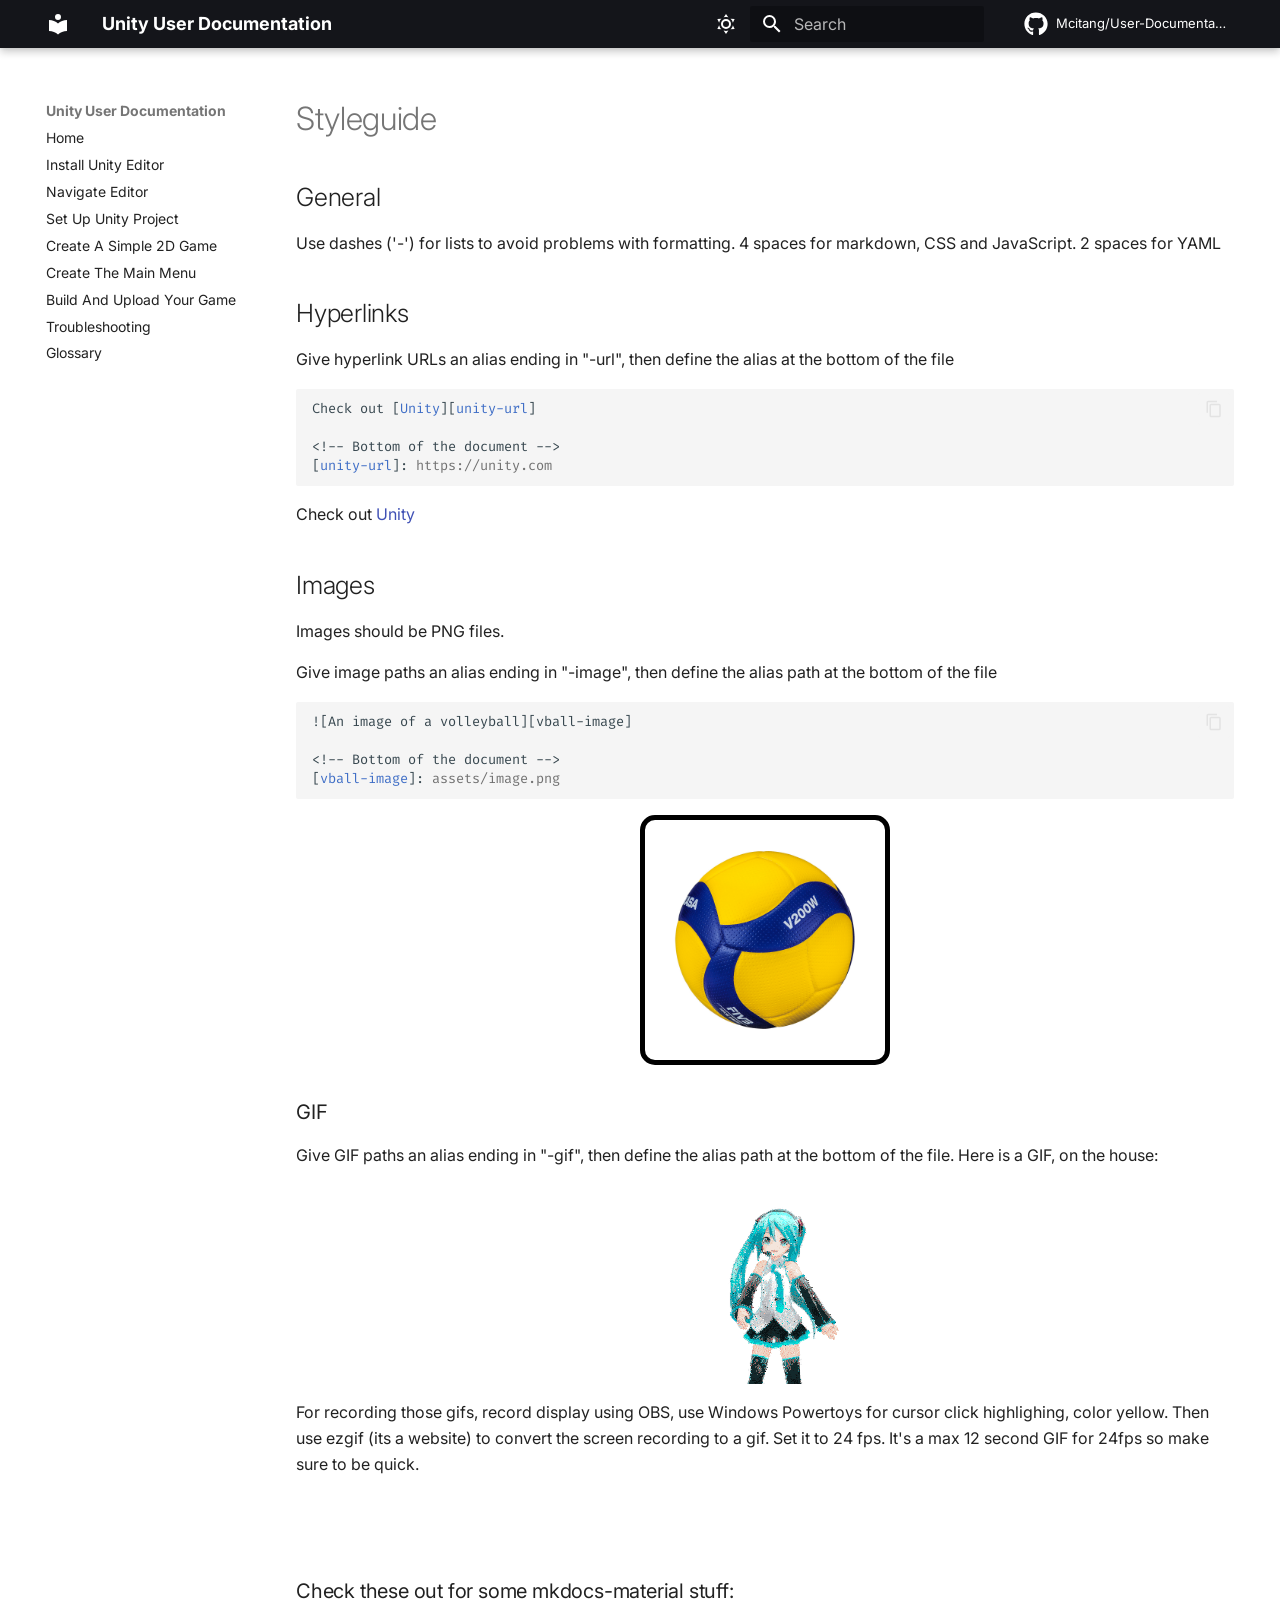
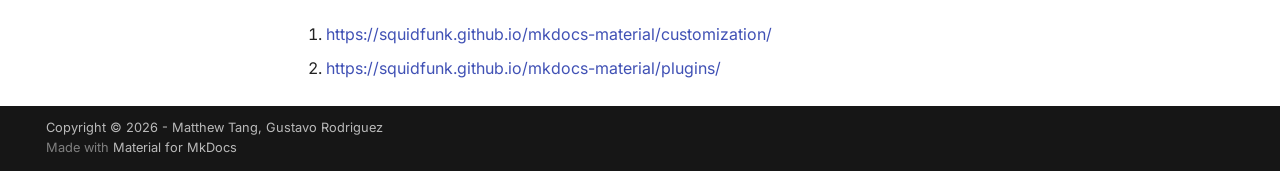
<file: styleguide/index.html>
<!doctype html>
<html lang="en" class="no-js">
  <head>
    
      <meta charset="utf-8">
      <meta name="viewport" content="width=device-width,initial-scale=1">
      
      
      
        <link rel="canonical" href="https://mcitang.github.io/User-Documentation/styleguide/">
      
      
      
      
        
      
      
      <link rel="icon" href="../assets/images/favicon.png">
      <meta name="generator" content="mkdocs-1.6.1, mkdocs-material-9.7.6">
    
    
      
        <title>Styleguide - Unity User Documentation</title>
      
    
    
      <link rel="stylesheet" href="../assets/stylesheets/main.484c7ddc.min.css">
      
        
        <link rel="stylesheet" href="../assets/stylesheets/palette.ab4e12ef.min.css">
      
      


    
    
      
    
    
      
        
        
        <link rel="preconnect" href="https://fonts.gstatic.com" crossorigin>
        <link rel="stylesheet" href="https://fonts.googleapis.com/css?family=Inter:300,300i,400,400i,700,700i%7CFira+Code:400,400i,700,700i&display=fallback">
        <style>:root{--md-text-font:"Inter";--md-code-font:"Fira Code"}</style>
      
    
    
      <link rel="stylesheet" href="../stylesheets/styles.css">
    
      <link rel="stylesheet" href="../stylesheets/util.style.css">
    
      <link rel="stylesheet" href="../stylesheets/pages/glossary.style.css">
    
    <script>__md_scope=new URL("..",location),__md_hash=e=>[...e].reduce(((e,_)=>(e<<5)-e+_.charCodeAt(0)),0),__md_get=(e,_=localStorage,t=__md_scope)=>JSON.parse(_.getItem(t.pathname+"."+e)),__md_set=(e,_,t=localStorage,a=__md_scope)=>{try{t.setItem(a.pathname+"."+e,JSON.stringify(_))}catch(e){}}</script>
    
      

    
    
  </head>
  
  
    
    
      
    
    
    
    
    <body dir="ltr" data-md-color-scheme="default" data-md-color-primary="black" data-md-color-accent="indigo">
  
    
    <input class="md-toggle" data-md-toggle="drawer" type="checkbox" id="__drawer" autocomplete="off">
    <input class="md-toggle" data-md-toggle="search" type="checkbox" id="__search" autocomplete="off">
    <label class="md-overlay" for="__drawer"></label>
    <div data-md-component="skip">
      
        
        <a href="#styleguide" class="md-skip">
          Skip to content
        </a>
      
    </div>
    <div data-md-component="announce">
      
    </div>
    
    
      

  

<header class="md-header md-header--shadow" data-md-component="header">
  <nav class="md-header__inner md-grid" aria-label="Header">
    <a href=".." title="Unity User Documentation" class="md-header__button md-logo" aria-label="Unity User Documentation" data-md-component="logo">
      
  
  <svg xmlns="http://www.w3.org/2000/svg" viewBox="0 0 24 24"><path d="M12 8a3 3 0 0 0 3-3 3 3 0 0 0-3-3 3 3 0 0 0-3 3 3 3 0 0 0 3 3m0 3.54C9.64 9.35 6.5 8 3 8v11c3.5 0 6.64 1.35 9 3.54 2.36-2.19 5.5-3.54 9-3.54V8c-3.5 0-6.64 1.35-9 3.54"/></svg>

    </a>
    <label class="md-header__button md-icon" for="__drawer">
      
      <svg xmlns="http://www.w3.org/2000/svg" viewBox="0 0 24 24"><path d="M3 6h18v2H3zm0 5h18v2H3zm0 5h18v2H3z"/></svg>
    </label>
    <div class="md-header__title" data-md-component="header-title">
      <div class="md-header__ellipsis">
        <div class="md-header__topic">
          <span class="md-ellipsis">
            Unity User Documentation
          </span>
        </div>
        <div class="md-header__topic" data-md-component="header-topic">
          <span class="md-ellipsis">
            
              Styleguide
            
          </span>
        </div>
      </div>
    </div>
    
      
        <form class="md-header__option" data-md-component="palette">
  
    
    
    
    <input class="md-option" data-md-color-media="(prefers-color-scheme: light)" data-md-color-scheme="default" data-md-color-primary="black" data-md-color-accent="indigo"  aria-label="Dark mode"  type="radio" name="__palette" id="__palette_0">
    
      <label class="md-header__button md-icon" title="Dark mode" for="__palette_1" hidden>
        <svg xmlns="http://www.w3.org/2000/svg" viewBox="0 0 24 24"><path d="M12 7a5 5 0 0 1 5 5 5 5 0 0 1-5 5 5 5 0 0 1-5-5 5 5 0 0 1 5-5m0 2a3 3 0 0 0-3 3 3 3 0 0 0 3 3 3 3 0 0 0 3-3 3 3 0 0 0-3-3m0-7 2.39 3.42C13.65 5.15 12.84 5 12 5s-1.65.15-2.39.42zM3.34 7l4.16-.35A7.2 7.2 0 0 0 5.94 8.5c-.44.74-.69 1.5-.83 2.29zm.02 10 1.76-3.77a7.131 7.131 0 0 0 2.38 4.14zM20.65 7l-1.77 3.79a7.02 7.02 0 0 0-2.38-4.15zm-.01 10-4.14.36c.59-.51 1.12-1.14 1.54-1.86.42-.73.69-1.5.83-2.29zM12 22l-2.41-3.44c.74.27 1.55.44 2.41.44.82 0 1.63-.17 2.37-.44z"/></svg>
      </label>
    
  
    
    
    
    <input class="md-option" data-md-color-media="(prefers-color-scheme: dark)" data-md-color-scheme="slate" data-md-color-primary="grey" data-md-color-accent="indigo"  aria-label="Light mode"  type="radio" name="__palette" id="__palette_1">
    
      <label class="md-header__button md-icon" title="Light mode" for="__palette_0" hidden>
        <svg xmlns="http://www.w3.org/2000/svg" viewBox="0 0 24 24"><path d="m17.75 4.09-2.53 1.94.91 3.06-2.63-1.81-2.63 1.81.91-3.06-2.53-1.94L12.44 4l1.06-3 1.06 3zm3.5 6.91-1.64 1.25.59 1.98-1.7-1.17-1.7 1.17.59-1.98L15.75 11l2.06-.05L18.5 9l.69 1.95zm-2.28 4.95c.83-.08 1.72 1.1 1.19 1.85-.32.45-.66.87-1.08 1.27C15.17 23 8.84 23 4.94 19.07c-3.91-3.9-3.91-10.24 0-14.14.4-.4.82-.76 1.27-1.08.75-.53 1.93.36 1.85 1.19-.27 2.86.69 5.83 2.89 8.02a9.96 9.96 0 0 0 8.02 2.89m-1.64 2.02a12.08 12.08 0 0 1-7.8-3.47c-2.17-2.19-3.33-5-3.49-7.82-2.81 3.14-2.7 7.96.31 10.98 3.02 3.01 7.84 3.12 10.98.31"/></svg>
      </label>
    
  
</form>
      
    
    
      <script>var palette=__md_get("__palette");if(palette&&palette.color){if("(prefers-color-scheme)"===palette.color.media){var media=matchMedia("(prefers-color-scheme: light)"),input=document.querySelector(media.matches?"[data-md-color-media='(prefers-color-scheme: light)']":"[data-md-color-media='(prefers-color-scheme: dark)']");palette.color.media=input.getAttribute("data-md-color-media"),palette.color.scheme=input.getAttribute("data-md-color-scheme"),palette.color.primary=input.getAttribute("data-md-color-primary"),palette.color.accent=input.getAttribute("data-md-color-accent")}for(var[key,value]of Object.entries(palette.color))document.body.setAttribute("data-md-color-"+key,value)}</script>
    
    
    
      
      
        <label class="md-header__button md-icon" for="__search">
          
          <svg xmlns="http://www.w3.org/2000/svg" viewBox="0 0 24 24"><path d="M9.5 3A6.5 6.5 0 0 1 16 9.5c0 1.61-.59 3.09-1.56 4.23l.27.27h.79l5 5-1.5 1.5-5-5v-.79l-.27-.27A6.52 6.52 0 0 1 9.5 16 6.5 6.5 0 0 1 3 9.5 6.5 6.5 0 0 1 9.5 3m0 2C7 5 5 7 5 9.5S7 14 9.5 14 14 12 14 9.5 12 5 9.5 5"/></svg>
        </label>
        <div class="md-search" data-md-component="search" role="dialog">
  <label class="md-search__overlay" for="__search"></label>
  <div class="md-search__inner" role="search">
    <form class="md-search__form" name="search">
      <input type="text" class="md-search__input" name="query" aria-label="Search" placeholder="Search" autocapitalize="off" autocorrect="off" autocomplete="off" spellcheck="false" data-md-component="search-query" required>
      <label class="md-search__icon md-icon" for="__search">
        
        <svg xmlns="http://www.w3.org/2000/svg" viewBox="0 0 24 24"><path d="M9.5 3A6.5 6.5 0 0 1 16 9.5c0 1.61-.59 3.09-1.56 4.23l.27.27h.79l5 5-1.5 1.5-5-5v-.79l-.27-.27A6.52 6.52 0 0 1 9.5 16 6.5 6.5 0 0 1 3 9.5 6.5 6.5 0 0 1 9.5 3m0 2C7 5 5 7 5 9.5S7 14 9.5 14 14 12 14 9.5 12 5 9.5 5"/></svg>
        
        <svg xmlns="http://www.w3.org/2000/svg" viewBox="0 0 24 24"><path d="M20 11v2H8l5.5 5.5-1.42 1.42L4.16 12l7.92-7.92L13.5 5.5 8 11z"/></svg>
      </label>
      <nav class="md-search__options" aria-label="Search">
        
        <button type="reset" class="md-search__icon md-icon" title="Clear" aria-label="Clear" tabindex="-1">
          
          <svg xmlns="http://www.w3.org/2000/svg" viewBox="0 0 24 24"><path d="M19 6.41 17.59 5 12 10.59 6.41 5 5 6.41 10.59 12 5 17.59 6.41 19 12 13.41 17.59 19 19 17.59 13.41 12z"/></svg>
        </button>
      </nav>
      
    </form>
    <div class="md-search__output">
      <div class="md-search__scrollwrap" tabindex="0" data-md-scrollfix>
        <div class="md-search-result" data-md-component="search-result">
          <div class="md-search-result__meta">
            Initializing search
          </div>
          <ol class="md-search-result__list" role="presentation"></ol>
        </div>
      </div>
    </div>
  </div>
</div>
      
    
    
      <div class="md-header__source">
        <a href="https://github.com/Mcitang/User-Documentation" title="Go to repository" class="md-source" data-md-component="source">
  <div class="md-source__icon md-icon">
    
    <svg xmlns="http://www.w3.org/2000/svg" viewBox="0 0 512 512"><!--! Font Awesome Free 7.1.0 by @fontawesome - https://fontawesome.com License - https://fontawesome.com/license/free (Icons: CC BY 4.0, Fonts: SIL OFL 1.1, Code: MIT License) Copyright 2025 Fonticons, Inc.--><path d="M173.9 397.4c0 2-2.3 3.6-5.2 3.6-3.3.3-5.6-1.3-5.6-3.6 0-2 2.3-3.6 5.2-3.6 3-.3 5.6 1.3 5.6 3.6m-31.1-4.5c-.7 2 1.3 4.3 4.3 4.9 2.6 1 5.6 0 6.2-2s-1.3-4.3-4.3-5.2c-2.6-.7-5.5.3-6.2 2.3m44.2-1.7c-2.9.7-4.9 2.6-4.6 4.9.3 2 2.9 3.3 5.9 2.6 2.9-.7 4.9-2.6 4.6-4.6-.3-1.9-3-3.2-5.9-2.9M252.8 8C114.1 8 8 113.3 8 252c0 110.9 69.8 205.8 169.5 239.2 12.8 2.3 17.3-5.6 17.3-12.1 0-6.2-.3-40.4-.3-61.4 0 0-70 15-84.7-29.8 0 0-11.4-29.1-27.8-36.6 0 0-22.9-15.7 1.6-15.4 0 0 24.9 2 38.6 25.8 21.9 38.6 58.6 27.5 72.9 20.9 2.3-16 8.8-27.1 16-33.7-55.9-6.2-112.3-14.3-112.3-110.5 0-27.5 7.6-41.3 23.6-58.9-2.6-6.5-11.1-33.3 2.6-67.9 20.9-6.5 69 27 69 27 20-5.6 41.5-8.5 62.8-8.5s42.8 2.9 62.8 8.5c0 0 48.1-33.6 69-27 13.7 34.7 5.2 61.4 2.6 67.9 16 17.7 25.8 31.5 25.8 58.9 0 96.5-58.9 104.2-114.8 110.5 9.2 7.9 17 22.9 17 46.4 0 33.7-.3 75.4-.3 83.6 0 6.5 4.6 14.4 17.3 12.1C436.2 457.8 504 362.9 504 252 504 113.3 391.5 8 252.8 8M105.2 352.9c-1.3 1-1 3.3.7 5.2 1.6 1.6 3.9 2.3 5.2 1 1.3-1 1-3.3-.7-5.2-1.6-1.6-3.9-2.3-5.2-1m-10.8-8.1c-.7 1.3.3 2.9 2.3 3.9 1.6 1 3.6.7 4.3-.7.7-1.3-.3-2.9-2.3-3.9-2-.6-3.6-.3-4.3.7m32.4 35.6c-1.6 1.3-1 4.3 1.3 6.2 2.3 2.3 5.2 2.6 6.5 1 1.3-1.3.7-4.3-1.3-6.2-2.2-2.3-5.2-2.6-6.5-1m-11.4-14.7c-1.6 1-1.6 3.6 0 5.9s4.3 3.3 5.6 2.3c1.6-1.3 1.6-3.9 0-6.2-1.4-2.3-4-3.3-5.6-2"/></svg>
  </div>
  <div class="md-source__repository">
    Mcitang/User-Documentation
  </div>
</a>
      </div>
    
  </nav>
  
</header>
    
    <div class="md-container" data-md-component="container">
      
      
        
          
        
      
      <main class="md-main" data-md-component="main">
        <div class="md-main__inner md-grid">
          
            
              
              <div class="md-sidebar md-sidebar--primary" data-md-component="sidebar" data-md-type="navigation" >
                <div class="md-sidebar__scrollwrap">
                  <div class="md-sidebar__inner">
                    



  

<nav class="md-nav md-nav--primary md-nav--integrated" aria-label="Navigation" data-md-level="0">
  <label class="md-nav__title" for="__drawer">
    <a href=".." title="Unity User Documentation" class="md-nav__button md-logo" aria-label="Unity User Documentation" data-md-component="logo">
      
  
  <svg xmlns="http://www.w3.org/2000/svg" viewBox="0 0 24 24"><path d="M12 8a3 3 0 0 0 3-3 3 3 0 0 0-3-3 3 3 0 0 0-3 3 3 3 0 0 0 3 3m0 3.54C9.64 9.35 6.5 8 3 8v11c3.5 0 6.64 1.35 9 3.54 2.36-2.19 5.5-3.54 9-3.54V8c-3.5 0-6.64 1.35-9 3.54"/></svg>

    </a>
    Unity User Documentation
  </label>
  
    <div class="md-nav__source">
      <a href="https://github.com/Mcitang/User-Documentation" title="Go to repository" class="md-source" data-md-component="source">
  <div class="md-source__icon md-icon">
    
    <svg xmlns="http://www.w3.org/2000/svg" viewBox="0 0 512 512"><!--! Font Awesome Free 7.1.0 by @fontawesome - https://fontawesome.com License - https://fontawesome.com/license/free (Icons: CC BY 4.0, Fonts: SIL OFL 1.1, Code: MIT License) Copyright 2025 Fonticons, Inc.--><path d="M173.9 397.4c0 2-2.3 3.6-5.2 3.6-3.3.3-5.6-1.3-5.6-3.6 0-2 2.3-3.6 5.2-3.6 3-.3 5.6 1.3 5.6 3.6m-31.1-4.5c-.7 2 1.3 4.3 4.3 4.9 2.6 1 5.6 0 6.2-2s-1.3-4.3-4.3-5.2c-2.6-.7-5.5.3-6.2 2.3m44.2-1.7c-2.9.7-4.9 2.6-4.6 4.9.3 2 2.9 3.3 5.9 2.6 2.9-.7 4.9-2.6 4.6-4.6-.3-1.9-3-3.2-5.9-2.9M252.8 8C114.1 8 8 113.3 8 252c0 110.9 69.8 205.8 169.5 239.2 12.8 2.3 17.3-5.6 17.3-12.1 0-6.2-.3-40.4-.3-61.4 0 0-70 15-84.7-29.8 0 0-11.4-29.1-27.8-36.6 0 0-22.9-15.7 1.6-15.4 0 0 24.9 2 38.6 25.8 21.9 38.6 58.6 27.5 72.9 20.9 2.3-16 8.8-27.1 16-33.7-55.9-6.2-112.3-14.3-112.3-110.5 0-27.5 7.6-41.3 23.6-58.9-2.6-6.5-11.1-33.3 2.6-67.9 20.9-6.5 69 27 69 27 20-5.6 41.5-8.5 62.8-8.5s42.8 2.9 62.8 8.5c0 0 48.1-33.6 69-27 13.7 34.7 5.2 61.4 2.6 67.9 16 17.7 25.8 31.5 25.8 58.9 0 96.5-58.9 104.2-114.8 110.5 9.2 7.9 17 22.9 17 46.4 0 33.7-.3 75.4-.3 83.6 0 6.5 4.6 14.4 17.3 12.1C436.2 457.8 504 362.9 504 252 504 113.3 391.5 8 252.8 8M105.2 352.9c-1.3 1-1 3.3.7 5.2 1.6 1.6 3.9 2.3 5.2 1 1.3-1 1-3.3-.7-5.2-1.6-1.6-3.9-2.3-5.2-1m-10.8-8.1c-.7 1.3.3 2.9 2.3 3.9 1.6 1 3.6.7 4.3-.7.7-1.3-.3-2.9-2.3-3.9-2-.6-3.6-.3-4.3.7m32.4 35.6c-1.6 1.3-1 4.3 1.3 6.2 2.3 2.3 5.2 2.6 6.5 1 1.3-1.3.7-4.3-1.3-6.2-2.2-2.3-5.2-2.6-6.5-1m-11.4-14.7c-1.6 1-1.6 3.6 0 5.9s4.3 3.3 5.6 2.3c1.6-1.3 1.6-3.9 0-6.2-1.4-2.3-4-3.3-5.6-2"/></svg>
  </div>
  <div class="md-source__repository">
    Mcitang/User-Documentation
  </div>
</a>
    </div>
  
  <ul class="md-nav__list" data-md-scrollfix>
    
      
      
  
  
  
  
    <li class="md-nav__item">
      <a href=".." class="md-nav__link">
        
  
  
  <span class="md-ellipsis">
    
  
    Home
  

    
  </span>
  
  

      </a>
    </li>
  

    
      
      
  
  
  
  
    <li class="md-nav__item">
      <a href="../install-editor/" class="md-nav__link">
        
  
  
  <span class="md-ellipsis">
    
  
    Install Unity Editor
  

    
  </span>
  
  

      </a>
    </li>
  

    
      
      
  
  
  
  
    <li class="md-nav__item">
      <a href="../navigate-editor/" class="md-nav__link">
        
  
  
  <span class="md-ellipsis">
    
  
    Navigate Editor
  

    
  </span>
  
  

      </a>
    </li>
  

    
      
      
  
  
  
  
    <li class="md-nav__item">
      <a href="../setup-project/" class="md-nav__link">
        
  
  
  <span class="md-ellipsis">
    
  
    Set Up Unity Project
  

    
  </span>
  
  

      </a>
    </li>
  

    
      
      
  
  
  
  
    <li class="md-nav__item">
      <a href="../make-game/" class="md-nav__link">
        
  
  
  <span class="md-ellipsis">
    
  
    Create A Simple 2D Game
  

    
  </span>
  
  

      </a>
    </li>
  

    
      
      
  
  
  
  
    <li class="md-nav__item">
      <a href="../make-menus/" class="md-nav__link">
        
  
  
  <span class="md-ellipsis">
    
  
    Create The Main Menu
  

    
  </span>
  
  

      </a>
    </li>
  

    
      
      
  
  
  
  
    <li class="md-nav__item">
      <a href="../build-game/" class="md-nav__link">
        
  
  
  <span class="md-ellipsis">
    
  
    Build And Upload Your Game
  

    
  </span>
  
  

      </a>
    </li>
  

    
      
      
  
  
  
  
    <li class="md-nav__item">
      <a href="../troubleshooting/" class="md-nav__link">
        
  
  
  <span class="md-ellipsis">
    
  
    Troubleshooting
  

    
  </span>
  
  

      </a>
    </li>
  

    
      
      
  
  
  
  
    <li class="md-nav__item">
      <a href="../glossary/" class="md-nav__link">
        
  
  
  <span class="md-ellipsis">
    
  
    Glossary
  

    
  </span>
  
  

      </a>
    </li>
  

    
  </ul>
</nav>
                  </div>
                </div>
              </div>
            
            
          
          
            <div class="md-content" data-md-component="content">
              
              <article class="md-content__inner md-typeset">
                
                  


  
  


<h1 id="styleguide">Styleguide</h1>
<h2 id="general">General</h2>
<p>Use dashes ('-') for lists to avoid problems with formatting.
4 spaces for markdown, CSS and JavaScript. 2 spaces for YAML</p>
<h2 id="hyperlinks">Hyperlinks</h2>
<p>Give hyperlink URLs an alias ending in "-url", then define the alias at the bottom of the file</p>
<div class="highlight"><pre><span></span><code>Check out [<span class="nt">Unity</span>][<span class="nl">unity-url</span>]

&lt;!-- Bottom of the document --&gt;
[<span class="nl">unity-url</span>]: <span class="na">https://unity.com</span>
</code></pre></div>
<p>Check out <a href="https://unity.com">Unity</a></p>
<h2 id="images">Images</h2>
<p>Images should be PNG files.</p>
<p>Give image paths an alias ending in "-image", then define the alias path at the bottom of the file</p>
<div class="highlight"><pre><span></span><code>![An image of a volleyball][vball-image]

&lt;!-- Bottom of the document --&gt;
[<span class="nl">vball-image</span>]: <span class="na">assets/image.png</span>
</code></pre></div>
<!-- The additional styles are for this image only, and not a styleguide specification -->
<p><img _="," alt="An image of a volleyball" class="center" src="../assets/styleguide/vball.png" style="width: 250px; border: 5px solid black; border-radius: 15px; padding: 25px; background-color: white; " /></p>
<h3 id="gif">GIF</h3>
<p>Give GIF paths an alias ending in "-gif", then define the alias path at the bottom of the file.
Here is a GIF, on the house:</p>
<!-- The additional styles are for this image only, and not a styleguide specification -->
<p><img alt="Hatsune Miku dancing gif" class="center" src="../assets/styleguide/randommiku.gif" /></p>
<p>For recording those gifs, record display using OBS, use Windows Powertoys for cursor click highlighing, color yellow. Then use ezgif (its a website) to convert the screen recording to a gif. Set it to 24 fps.
It's a max 12 second GIF for 24fps so make sure to be quick.</p>
<p><br/><br/></p>
<h3 id="check-these-out-for-some-mkdocs-material-stuff">Check these out for some mkdocs-material stuff:</h3>
<ol>
<li><a href="https://squidfunk.github.io/mkdocs-material/customization/">https://squidfunk.github.io/mkdocs-material/customization/</a></li>
<li><a href="https://squidfunk.github.io/mkdocs-material/plugins/">https://squidfunk.github.io/mkdocs-material/plugins/</a></li>
</ol>
<!-- Hyperlinks -->
<!-- Images -->
<!-- GIFs -->












                
              </article>
            </div>
          
          
<script>var target=document.getElementById(location.hash.slice(1));target&&target.name&&(target.checked=target.name.startsWith("__tabbed_"))</script>
        </div>
        
          <button type="button" class="md-top md-icon" data-md-component="top" hidden>
  
  <svg xmlns="http://www.w3.org/2000/svg" viewBox="0 0 24 24"><path d="M13 20h-2V8l-5.5 5.5-1.42-1.42L12 4.16l7.92 7.92-1.42 1.42L13 8z"/></svg>
  Back to top
</button>
        
      </main>
      
        <footer class="md-footer">
  
    
  
  <div class="md-footer-meta md-typeset">
    <div class="md-footer-meta__inner md-grid">
      <div class="md-copyright">
  
    <div class="md-copyright__highlight">
      Copyright &copy; 2026 - Matthew Tang, Gustavo Rodriguez
    </div>
  
  
    Made with
    <a href="https://squidfunk.github.io/mkdocs-material/" target="_blank" rel="noopener">
      Material for MkDocs
    </a>
  
</div>
      
    </div>
  </div>
</footer>
      
    </div>
    <div class="md-dialog" data-md-component="dialog">
      <div class="md-dialog__inner md-typeset"></div>
    </div>
    
    
    
      
      
      <script id="__config" type="application/json">{"annotate": null, "base": "..", "features": ["navigation.top", "toc.integrate", "content.code.annotate", "content.code.copy", "navigation.footer"], "search": "../assets/javascripts/workers/search.2c215733.min.js", "tags": null, "translations": {"clipboard.copied": "Copied to clipboard", "clipboard.copy": "Copy to clipboard", "search.result.more.one": "1 more on this page", "search.result.more.other": "# more on this page", "search.result.none": "No matching documents", "search.result.one": "1 matching document", "search.result.other": "# matching documents", "search.result.placeholder": "Type to start searching", "search.result.term.missing": "Missing", "select.version": "Select version"}, "version": null}</script>
    
    
      <script src="../assets/javascripts/bundle.79ae519e.min.js"></script>
      
        <script src="../scripts/style.js"></script>
      
    
  </body>
</html>
</file>
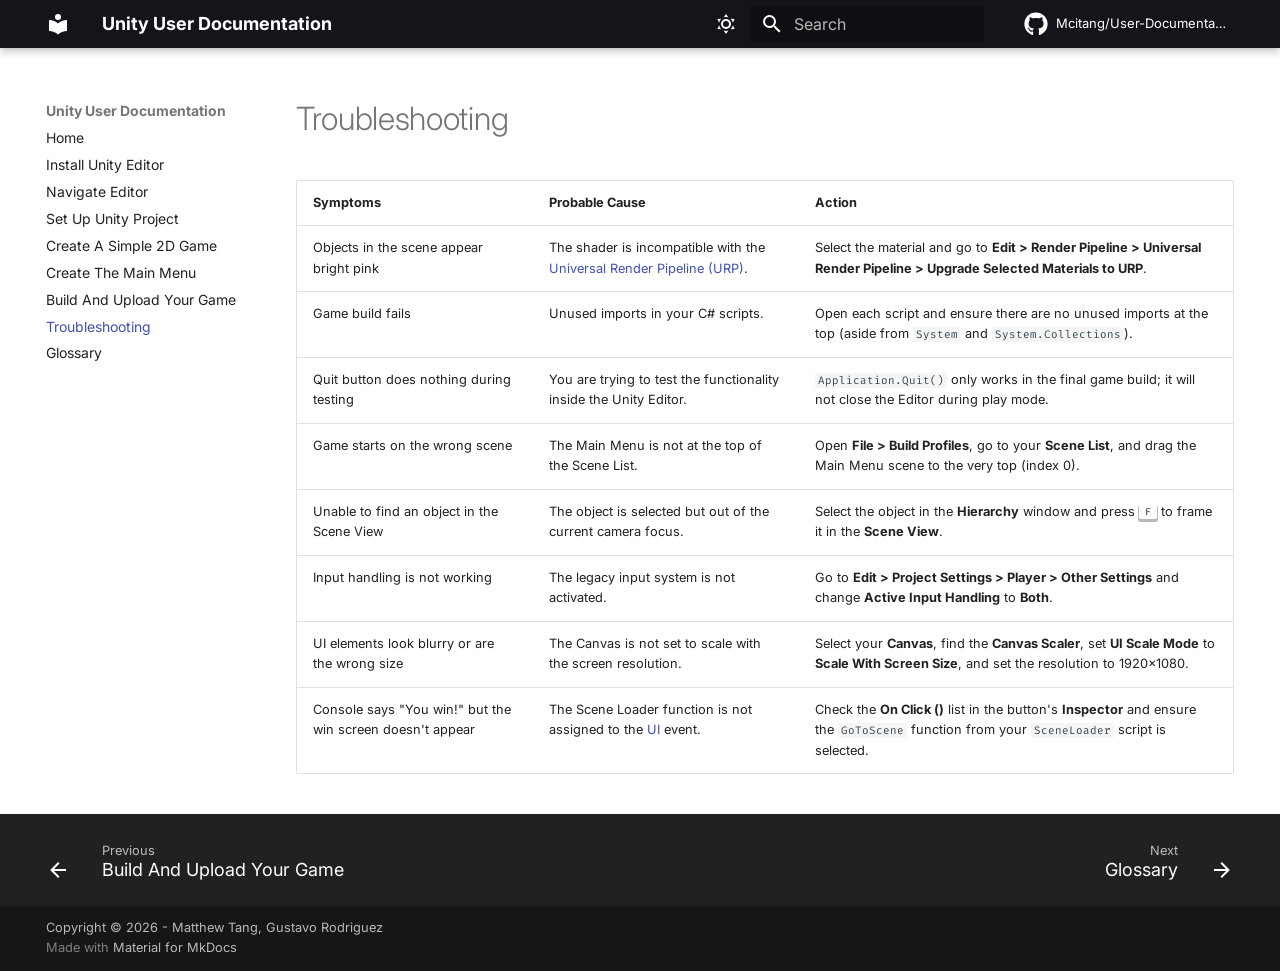
<file: troubleshooting/index.html>
<!doctype html>
<html lang="en" class="no-js">
  <head>
    
      <meta charset="utf-8">
      <meta name="viewport" content="width=device-width,initial-scale=1">
      
      
      
        <link rel="canonical" href="https://mcitang.github.io/User-Documentation/troubleshooting/">
      
      
        <link rel="prev" href="../build-game/">
      
      
        <link rel="next" href="../glossary/">
      
      
        
      
      
      <link rel="icon" href="../assets/images/favicon.png">
      <meta name="generator" content="mkdocs-1.6.1, mkdocs-material-9.7.6">
    
    
      
        <title>Troubleshooting - Unity User Documentation</title>
      
    
    
      <link rel="stylesheet" href="../assets/stylesheets/main.484c7ddc.min.css">
      
        
        <link rel="stylesheet" href="../assets/stylesheets/palette.ab4e12ef.min.css">
      
      


    
    
      
    
    
      
        
        
        <link rel="preconnect" href="https://fonts.gstatic.com" crossorigin>
        <link rel="stylesheet" href="https://fonts.googleapis.com/css?family=Inter:300,300i,400,400i,700,700i%7CFira+Code:400,400i,700,700i&display=fallback">
        <style>:root{--md-text-font:"Inter";--md-code-font:"Fira Code"}</style>
      
    
    
      <link rel="stylesheet" href="../stylesheets/styles.css">
    
      <link rel="stylesheet" href="../stylesheets/util.style.css">
    
      <link rel="stylesheet" href="../stylesheets/pages/glossary.style.css">
    
    <script>__md_scope=new URL("..",location),__md_hash=e=>[...e].reduce(((e,_)=>(e<<5)-e+_.charCodeAt(0)),0),__md_get=(e,_=localStorage,t=__md_scope)=>JSON.parse(_.getItem(t.pathname+"."+e)),__md_set=(e,_,t=localStorage,a=__md_scope)=>{try{t.setItem(a.pathname+"."+e,JSON.stringify(_))}catch(e){}}</script>
    
      

    
    
  </head>
  
  
    
    
      
    
    
    
    
    <body dir="ltr" data-md-color-scheme="default" data-md-color-primary="black" data-md-color-accent="indigo">
  
    
    <input class="md-toggle" data-md-toggle="drawer" type="checkbox" id="__drawer" autocomplete="off">
    <input class="md-toggle" data-md-toggle="search" type="checkbox" id="__search" autocomplete="off">
    <label class="md-overlay" for="__drawer"></label>
    <div data-md-component="skip">
      
    </div>
    <div data-md-component="announce">
      
    </div>
    
    
      

  

<header class="md-header md-header--shadow" data-md-component="header">
  <nav class="md-header__inner md-grid" aria-label="Header">
    <a href=".." title="Unity User Documentation" class="md-header__button md-logo" aria-label="Unity User Documentation" data-md-component="logo">
      
  
  <svg xmlns="http://www.w3.org/2000/svg" viewBox="0 0 24 24"><path d="M12 8a3 3 0 0 0 3-3 3 3 0 0 0-3-3 3 3 0 0 0-3 3 3 3 0 0 0 3 3m0 3.54C9.64 9.35 6.5 8 3 8v11c3.5 0 6.64 1.35 9 3.54 2.36-2.19 5.5-3.54 9-3.54V8c-3.5 0-6.64 1.35-9 3.54"/></svg>

    </a>
    <label class="md-header__button md-icon" for="__drawer">
      
      <svg xmlns="http://www.w3.org/2000/svg" viewBox="0 0 24 24"><path d="M3 6h18v2H3zm0 5h18v2H3zm0 5h18v2H3z"/></svg>
    </label>
    <div class="md-header__title" data-md-component="header-title">
      <div class="md-header__ellipsis">
        <div class="md-header__topic">
          <span class="md-ellipsis">
            Unity User Documentation
          </span>
        </div>
        <div class="md-header__topic" data-md-component="header-topic">
          <span class="md-ellipsis">
            
              Troubleshooting
            
          </span>
        </div>
      </div>
    </div>
    
      
        <form class="md-header__option" data-md-component="palette">
  
    
    
    
    <input class="md-option" data-md-color-media="(prefers-color-scheme: light)" data-md-color-scheme="default" data-md-color-primary="black" data-md-color-accent="indigo"  aria-label="Dark mode"  type="radio" name="__palette" id="__palette_0">
    
      <label class="md-header__button md-icon" title="Dark mode" for="__palette_1" hidden>
        <svg xmlns="http://www.w3.org/2000/svg" viewBox="0 0 24 24"><path d="M12 7a5 5 0 0 1 5 5 5 5 0 0 1-5 5 5 5 0 0 1-5-5 5 5 0 0 1 5-5m0 2a3 3 0 0 0-3 3 3 3 0 0 0 3 3 3 3 0 0 0 3-3 3 3 0 0 0-3-3m0-7 2.39 3.42C13.65 5.15 12.84 5 12 5s-1.65.15-2.39.42zM3.34 7l4.16-.35A7.2 7.2 0 0 0 5.94 8.5c-.44.74-.69 1.5-.83 2.29zm.02 10 1.76-3.77a7.131 7.131 0 0 0 2.38 4.14zM20.65 7l-1.77 3.79a7.02 7.02 0 0 0-2.38-4.15zm-.01 10-4.14.36c.59-.51 1.12-1.14 1.54-1.86.42-.73.69-1.5.83-2.29zM12 22l-2.41-3.44c.74.27 1.55.44 2.41.44.82 0 1.63-.17 2.37-.44z"/></svg>
      </label>
    
  
    
    
    
    <input class="md-option" data-md-color-media="(prefers-color-scheme: dark)" data-md-color-scheme="slate" data-md-color-primary="grey" data-md-color-accent="indigo"  aria-label="Light mode"  type="radio" name="__palette" id="__palette_1">
    
      <label class="md-header__button md-icon" title="Light mode" for="__palette_0" hidden>
        <svg xmlns="http://www.w3.org/2000/svg" viewBox="0 0 24 24"><path d="m17.75 4.09-2.53 1.94.91 3.06-2.63-1.81-2.63 1.81.91-3.06-2.53-1.94L12.44 4l1.06-3 1.06 3zm3.5 6.91-1.64 1.25.59 1.98-1.7-1.17-1.7 1.17.59-1.98L15.75 11l2.06-.05L18.5 9l.69 1.95zm-2.28 4.95c.83-.08 1.72 1.1 1.19 1.85-.32.45-.66.87-1.08 1.27C15.17 23 8.84 23 4.94 19.07c-3.91-3.9-3.91-10.24 0-14.14.4-.4.82-.76 1.27-1.08.75-.53 1.93.36 1.85 1.19-.27 2.86.69 5.83 2.89 8.02a9.96 9.96 0 0 0 8.02 2.89m-1.64 2.02a12.08 12.08 0 0 1-7.8-3.47c-2.17-2.19-3.33-5-3.49-7.82-2.81 3.14-2.7 7.96.31 10.98 3.02 3.01 7.84 3.12 10.98.31"/></svg>
      </label>
    
  
</form>
      
    
    
      <script>var palette=__md_get("__palette");if(palette&&palette.color){if("(prefers-color-scheme)"===palette.color.media){var media=matchMedia("(prefers-color-scheme: light)"),input=document.querySelector(media.matches?"[data-md-color-media='(prefers-color-scheme: light)']":"[data-md-color-media='(prefers-color-scheme: dark)']");palette.color.media=input.getAttribute("data-md-color-media"),palette.color.scheme=input.getAttribute("data-md-color-scheme"),palette.color.primary=input.getAttribute("data-md-color-primary"),palette.color.accent=input.getAttribute("data-md-color-accent")}for(var[key,value]of Object.entries(palette.color))document.body.setAttribute("data-md-color-"+key,value)}</script>
    
    
    
      
      
        <label class="md-header__button md-icon" for="__search">
          
          <svg xmlns="http://www.w3.org/2000/svg" viewBox="0 0 24 24"><path d="M9.5 3A6.5 6.5 0 0 1 16 9.5c0 1.61-.59 3.09-1.56 4.23l.27.27h.79l5 5-1.5 1.5-5-5v-.79l-.27-.27A6.52 6.52 0 0 1 9.5 16 6.5 6.5 0 0 1 3 9.5 6.5 6.5 0 0 1 9.5 3m0 2C7 5 5 7 5 9.5S7 14 9.5 14 14 12 14 9.5 12 5 9.5 5"/></svg>
        </label>
        <div class="md-search" data-md-component="search" role="dialog">
  <label class="md-search__overlay" for="__search"></label>
  <div class="md-search__inner" role="search">
    <form class="md-search__form" name="search">
      <input type="text" class="md-search__input" name="query" aria-label="Search" placeholder="Search" autocapitalize="off" autocorrect="off" autocomplete="off" spellcheck="false" data-md-component="search-query" required>
      <label class="md-search__icon md-icon" for="__search">
        
        <svg xmlns="http://www.w3.org/2000/svg" viewBox="0 0 24 24"><path d="M9.5 3A6.5 6.5 0 0 1 16 9.5c0 1.61-.59 3.09-1.56 4.23l.27.27h.79l5 5-1.5 1.5-5-5v-.79l-.27-.27A6.52 6.52 0 0 1 9.5 16 6.5 6.5 0 0 1 3 9.5 6.5 6.5 0 0 1 9.5 3m0 2C7 5 5 7 5 9.5S7 14 9.5 14 14 12 14 9.5 12 5 9.5 5"/></svg>
        
        <svg xmlns="http://www.w3.org/2000/svg" viewBox="0 0 24 24"><path d="M20 11v2H8l5.5 5.5-1.42 1.42L4.16 12l7.92-7.92L13.5 5.5 8 11z"/></svg>
      </label>
      <nav class="md-search__options" aria-label="Search">
        
        <button type="reset" class="md-search__icon md-icon" title="Clear" aria-label="Clear" tabindex="-1">
          
          <svg xmlns="http://www.w3.org/2000/svg" viewBox="0 0 24 24"><path d="M19 6.41 17.59 5 12 10.59 6.41 5 5 6.41 10.59 12 5 17.59 6.41 19 12 13.41 17.59 19 19 17.59 13.41 12z"/></svg>
        </button>
      </nav>
      
    </form>
    <div class="md-search__output">
      <div class="md-search__scrollwrap" tabindex="0" data-md-scrollfix>
        <div class="md-search-result" data-md-component="search-result">
          <div class="md-search-result__meta">
            Initializing search
          </div>
          <ol class="md-search-result__list" role="presentation"></ol>
        </div>
      </div>
    </div>
  </div>
</div>
      
    
    
      <div class="md-header__source">
        <a href="https://github.com/Mcitang/User-Documentation" title="Go to repository" class="md-source" data-md-component="source">
  <div class="md-source__icon md-icon">
    
    <svg xmlns="http://www.w3.org/2000/svg" viewBox="0 0 512 512"><!--! Font Awesome Free 7.1.0 by @fontawesome - https://fontawesome.com License - https://fontawesome.com/license/free (Icons: CC BY 4.0, Fonts: SIL OFL 1.1, Code: MIT License) Copyright 2025 Fonticons, Inc.--><path d="M173.9 397.4c0 2-2.3 3.6-5.2 3.6-3.3.3-5.6-1.3-5.6-3.6 0-2 2.3-3.6 5.2-3.6 3-.3 5.6 1.3 5.6 3.6m-31.1-4.5c-.7 2 1.3 4.3 4.3 4.9 2.6 1 5.6 0 6.2-2s-1.3-4.3-4.3-5.2c-2.6-.7-5.5.3-6.2 2.3m44.2-1.7c-2.9.7-4.9 2.6-4.6 4.9.3 2 2.9 3.3 5.9 2.6 2.9-.7 4.9-2.6 4.6-4.6-.3-1.9-3-3.2-5.9-2.9M252.8 8C114.1 8 8 113.3 8 252c0 110.9 69.8 205.8 169.5 239.2 12.8 2.3 17.3-5.6 17.3-12.1 0-6.2-.3-40.4-.3-61.4 0 0-70 15-84.7-29.8 0 0-11.4-29.1-27.8-36.6 0 0-22.9-15.7 1.6-15.4 0 0 24.9 2 38.6 25.8 21.9 38.6 58.6 27.5 72.9 20.9 2.3-16 8.8-27.1 16-33.7-55.9-6.2-112.3-14.3-112.3-110.5 0-27.5 7.6-41.3 23.6-58.9-2.6-6.5-11.1-33.3 2.6-67.9 20.9-6.5 69 27 69 27 20-5.6 41.5-8.5 62.8-8.5s42.8 2.9 62.8 8.5c0 0 48.1-33.6 69-27 13.7 34.7 5.2 61.4 2.6 67.9 16 17.7 25.8 31.5 25.8 58.9 0 96.5-58.9 104.2-114.8 110.5 9.2 7.9 17 22.9 17 46.4 0 33.7-.3 75.4-.3 83.6 0 6.5 4.6 14.4 17.3 12.1C436.2 457.8 504 362.9 504 252 504 113.3 391.5 8 252.8 8M105.2 352.9c-1.3 1-1 3.3.7 5.2 1.6 1.6 3.9 2.3 5.2 1 1.3-1 1-3.3-.7-5.2-1.6-1.6-3.9-2.3-5.2-1m-10.8-8.1c-.7 1.3.3 2.9 2.3 3.9 1.6 1 3.6.7 4.3-.7.7-1.3-.3-2.9-2.3-3.9-2-.6-3.6-.3-4.3.7m32.4 35.6c-1.6 1.3-1 4.3 1.3 6.2 2.3 2.3 5.2 2.6 6.5 1 1.3-1.3.7-4.3-1.3-6.2-2.2-2.3-5.2-2.6-6.5-1m-11.4-14.7c-1.6 1-1.6 3.6 0 5.9s4.3 3.3 5.6 2.3c1.6-1.3 1.6-3.9 0-6.2-1.4-2.3-4-3.3-5.6-2"/></svg>
  </div>
  <div class="md-source__repository">
    Mcitang/User-Documentation
  </div>
</a>
      </div>
    
  </nav>
  
</header>
    
    <div class="md-container" data-md-component="container">
      
      
        
          
        
      
      <main class="md-main" data-md-component="main">
        <div class="md-main__inner md-grid">
          
            
              
              <div class="md-sidebar md-sidebar--primary" data-md-component="sidebar" data-md-type="navigation" >
                <div class="md-sidebar__scrollwrap">
                  <div class="md-sidebar__inner">
                    



  

<nav class="md-nav md-nav--primary md-nav--integrated" aria-label="Navigation" data-md-level="0">
  <label class="md-nav__title" for="__drawer">
    <a href=".." title="Unity User Documentation" class="md-nav__button md-logo" aria-label="Unity User Documentation" data-md-component="logo">
      
  
  <svg xmlns="http://www.w3.org/2000/svg" viewBox="0 0 24 24"><path d="M12 8a3 3 0 0 0 3-3 3 3 0 0 0-3-3 3 3 0 0 0-3 3 3 3 0 0 0 3 3m0 3.54C9.64 9.35 6.5 8 3 8v11c3.5 0 6.64 1.35 9 3.54 2.36-2.19 5.5-3.54 9-3.54V8c-3.5 0-6.64 1.35-9 3.54"/></svg>

    </a>
    Unity User Documentation
  </label>
  
    <div class="md-nav__source">
      <a href="https://github.com/Mcitang/User-Documentation" title="Go to repository" class="md-source" data-md-component="source">
  <div class="md-source__icon md-icon">
    
    <svg xmlns="http://www.w3.org/2000/svg" viewBox="0 0 512 512"><!--! Font Awesome Free 7.1.0 by @fontawesome - https://fontawesome.com License - https://fontawesome.com/license/free (Icons: CC BY 4.0, Fonts: SIL OFL 1.1, Code: MIT License) Copyright 2025 Fonticons, Inc.--><path d="M173.9 397.4c0 2-2.3 3.6-5.2 3.6-3.3.3-5.6-1.3-5.6-3.6 0-2 2.3-3.6 5.2-3.6 3-.3 5.6 1.3 5.6 3.6m-31.1-4.5c-.7 2 1.3 4.3 4.3 4.9 2.6 1 5.6 0 6.2-2s-1.3-4.3-4.3-5.2c-2.6-.7-5.5.3-6.2 2.3m44.2-1.7c-2.9.7-4.9 2.6-4.6 4.9.3 2 2.9 3.3 5.9 2.6 2.9-.7 4.9-2.6 4.6-4.6-.3-1.9-3-3.2-5.9-2.9M252.8 8C114.1 8 8 113.3 8 252c0 110.9 69.8 205.8 169.5 239.2 12.8 2.3 17.3-5.6 17.3-12.1 0-6.2-.3-40.4-.3-61.4 0 0-70 15-84.7-29.8 0 0-11.4-29.1-27.8-36.6 0 0-22.9-15.7 1.6-15.4 0 0 24.9 2 38.6 25.8 21.9 38.6 58.6 27.5 72.9 20.9 2.3-16 8.8-27.1 16-33.7-55.9-6.2-112.3-14.3-112.3-110.5 0-27.5 7.6-41.3 23.6-58.9-2.6-6.5-11.1-33.3 2.6-67.9 20.9-6.5 69 27 69 27 20-5.6 41.5-8.5 62.8-8.5s42.8 2.9 62.8 8.5c0 0 48.1-33.6 69-27 13.7 34.7 5.2 61.4 2.6 67.9 16 17.7 25.8 31.5 25.8 58.9 0 96.5-58.9 104.2-114.8 110.5 9.2 7.9 17 22.9 17 46.4 0 33.7-.3 75.4-.3 83.6 0 6.5 4.6 14.4 17.3 12.1C436.2 457.8 504 362.9 504 252 504 113.3 391.5 8 252.8 8M105.2 352.9c-1.3 1-1 3.3.7 5.2 1.6 1.6 3.9 2.3 5.2 1 1.3-1 1-3.3-.7-5.2-1.6-1.6-3.9-2.3-5.2-1m-10.8-8.1c-.7 1.3.3 2.9 2.3 3.9 1.6 1 3.6.7 4.3-.7.7-1.3-.3-2.9-2.3-3.9-2-.6-3.6-.3-4.3.7m32.4 35.6c-1.6 1.3-1 4.3 1.3 6.2 2.3 2.3 5.2 2.6 6.5 1 1.3-1.3.7-4.3-1.3-6.2-2.2-2.3-5.2-2.6-6.5-1m-11.4-14.7c-1.6 1-1.6 3.6 0 5.9s4.3 3.3 5.6 2.3c1.6-1.3 1.6-3.9 0-6.2-1.4-2.3-4-3.3-5.6-2"/></svg>
  </div>
  <div class="md-source__repository">
    Mcitang/User-Documentation
  </div>
</a>
    </div>
  
  <ul class="md-nav__list" data-md-scrollfix>
    
      
      
  
  
  
  
    <li class="md-nav__item">
      <a href=".." class="md-nav__link">
        
  
  
  <span class="md-ellipsis">
    
  
    Home
  

    
  </span>
  
  

      </a>
    </li>
  

    
      
      
  
  
  
  
    <li class="md-nav__item">
      <a href="../install-editor/" class="md-nav__link">
        
  
  
  <span class="md-ellipsis">
    
  
    Install Unity Editor
  

    
  </span>
  
  

      </a>
    </li>
  

    
      
      
  
  
  
  
    <li class="md-nav__item">
      <a href="../navigate-editor/" class="md-nav__link">
        
  
  
  <span class="md-ellipsis">
    
  
    Navigate Editor
  

    
  </span>
  
  

      </a>
    </li>
  

    
      
      
  
  
  
  
    <li class="md-nav__item">
      <a href="../setup-project/" class="md-nav__link">
        
  
  
  <span class="md-ellipsis">
    
  
    Set Up Unity Project
  

    
  </span>
  
  

      </a>
    </li>
  

    
      
      
  
  
  
  
    <li class="md-nav__item">
      <a href="../make-game/" class="md-nav__link">
        
  
  
  <span class="md-ellipsis">
    
  
    Create A Simple 2D Game
  

    
  </span>
  
  

      </a>
    </li>
  

    
      
      
  
  
  
  
    <li class="md-nav__item">
      <a href="../make-menus/" class="md-nav__link">
        
  
  
  <span class="md-ellipsis">
    
  
    Create The Main Menu
  

    
  </span>
  
  

      </a>
    </li>
  

    
      
      
  
  
  
  
    <li class="md-nav__item">
      <a href="../build-game/" class="md-nav__link">
        
  
  
  <span class="md-ellipsis">
    
  
    Build And Upload Your Game
  

    
  </span>
  
  

      </a>
    </li>
  

    
      
      
  
  
    
  
  
  
    <li class="md-nav__item md-nav__item--active">
      
      <input class="md-nav__toggle md-toggle" type="checkbox" id="__toc">
      
      
      
      <a href="./" class="md-nav__link md-nav__link--active">
        
  
  
  <span class="md-ellipsis">
    
  
    Troubleshooting
  

    
  </span>
  
  

      </a>
      
    </li>
  

    
      
      
  
  
  
  
    <li class="md-nav__item">
      <a href="../glossary/" class="md-nav__link">
        
  
  
  <span class="md-ellipsis">
    
  
    Glossary
  

    
  </span>
  
  

      </a>
    </li>
  

    
  </ul>
</nav>
                  </div>
                </div>
              </div>
            
            
          
          
            <div class="md-content" data-md-component="content">
              
              <article class="md-content__inner md-typeset">
                
                  


  
  


  <h1>Troubleshooting</h1>

<table>
<thead>
<tr>
<th><strong>Symptoms</strong></th>
<th><strong>Probable Cause</strong></th>
<th><strong>Action</strong></th>
</tr>
</thead>
<tbody>
<tr>
<td>Objects in the scene appear bright pink</td>
<td>The shader is incompatible with the <a href="../glossary/#urp">Universal Render Pipeline (URP)</a>.</td>
<td>Select the material and go to <strong>Edit &gt; Render Pipeline &gt; Universal Render Pipeline &gt; Upgrade Selected Materials to URP</strong>.</td>
</tr>
<tr>
<td>Game build fails</td>
<td>Unused imports in your C# scripts.</td>
<td>Open each script and ensure there are no unused imports at the top (aside from <code>System</code> and <code>System.Collections</code>).</td>
</tr>
<tr>
<td>Quit button does nothing during testing</td>
<td>You are trying to test the functionality inside the Unity Editor.</td>
<td><code>Application.Quit()</code> only works in the final game build; it will not close the Editor during play mode.</td>
</tr>
<tr>
<td>Game starts on the wrong scene</td>
<td>The Main Menu is not at the top of the Scene List.</td>
<td>Open <strong>File &gt; Build Profiles</strong>, go to your <strong>Scene List</strong>, and drag the Main Menu scene to the very top (index 0).</td>
</tr>
<tr>
<td>Unable to find an object in the Scene View</td>
<td>The object is selected but out of the current camera focus.</td>
<td>Select the object in the <strong>Hierarchy</strong> window and press <span class="keys"><kbd class="key-f">F</kbd></span> to frame it in the <strong>Scene View</strong>.</td>
</tr>
<tr>
<td>Input handling is not working</td>
<td>The legacy input system is not activated.</td>
<td>Go to <strong>Edit &gt; Project Settings &gt; Player &gt; Other Settings</strong> and change <strong>Active Input Handling</strong> to <strong>Both</strong>.</td>
</tr>
<tr>
<td>UI elements look blurry or are the wrong size</td>
<td>The Canvas is not set to scale with the screen resolution.</td>
<td>Select your <strong>Canvas</strong>, find the <strong>Canvas Scaler</strong>, set <strong>UI Scale Mode</strong> to <strong>Scale With Screen Size</strong>, and set the resolution to 1920x1080.</td>
</tr>
<tr>
<td>Console says "You win!" but the win screen doesn't appear</td>
<td>The Scene Loader function is not assigned to the <a href="../glossary/#ui">UI</a> event.</td>
<td>Check the <strong>On Click ()</strong> list in the button's <strong>Inspector</strong> and ensure the <code>GoToScene</code> function from your <code>SceneLoader</code> script is selected.</td>
</tr>
</tbody>
</table>
<!-- Glossary -->












                
              </article>
            </div>
          
          
<script>var target=document.getElementById(location.hash.slice(1));target&&target.name&&(target.checked=target.name.startsWith("__tabbed_"))</script>
        </div>
        
          <button type="button" class="md-top md-icon" data-md-component="top" hidden>
  
  <svg xmlns="http://www.w3.org/2000/svg" viewBox="0 0 24 24"><path d="M13 20h-2V8l-5.5 5.5-1.42-1.42L12 4.16l7.92 7.92-1.42 1.42L13 8z"/></svg>
  Back to top
</button>
        
      </main>
      
        <footer class="md-footer">
  
    
      
      <nav class="md-footer__inner md-grid" aria-label="Footer" >
        
          
          <a href="../build-game/" class="md-footer__link md-footer__link--prev" aria-label="Previous: Build And Upload Your Game">
            <div class="md-footer__button md-icon">
              
              <svg xmlns="http://www.w3.org/2000/svg" viewBox="0 0 24 24"><path d="M20 11v2H8l5.5 5.5-1.42 1.42L4.16 12l7.92-7.92L13.5 5.5 8 11z"/></svg>
            </div>
            <div class="md-footer__title">
              <span class="md-footer__direction">
                Previous
              </span>
              <div class="md-ellipsis">
                Build And Upload Your Game
              </div>
            </div>
          </a>
        
        
          
          <a href="../glossary/" class="md-footer__link md-footer__link--next" aria-label="Next: Glossary">
            <div class="md-footer__title">
              <span class="md-footer__direction">
                Next
              </span>
              <div class="md-ellipsis">
                Glossary
              </div>
            </div>
            <div class="md-footer__button md-icon">
              
              <svg xmlns="http://www.w3.org/2000/svg" viewBox="0 0 24 24"><path d="M4 11v2h12l-5.5 5.5 1.42 1.42L19.84 12l-7.92-7.92L10.5 5.5 16 11z"/></svg>
            </div>
          </a>
        
      </nav>
    
  
  <div class="md-footer-meta md-typeset">
    <div class="md-footer-meta__inner md-grid">
      <div class="md-copyright">
  
    <div class="md-copyright__highlight">
      Copyright &copy; 2026 - Matthew Tang, Gustavo Rodriguez
    </div>
  
  
    Made with
    <a href="https://squidfunk.github.io/mkdocs-material/" target="_blank" rel="noopener">
      Material for MkDocs
    </a>
  
</div>
      
    </div>
  </div>
</footer>
      
    </div>
    <div class="md-dialog" data-md-component="dialog">
      <div class="md-dialog__inner md-typeset"></div>
    </div>
    
    
    
      
      
      <script id="__config" type="application/json">{"annotate": null, "base": "..", "features": ["navigation.top", "toc.integrate", "content.code.annotate", "content.code.copy", "navigation.footer"], "search": "../assets/javascripts/workers/search.2c215733.min.js", "tags": null, "translations": {"clipboard.copied": "Copied to clipboard", "clipboard.copy": "Copy to clipboard", "search.result.more.one": "1 more on this page", "search.result.more.other": "# more on this page", "search.result.none": "No matching documents", "search.result.one": "1 matching document", "search.result.other": "# matching documents", "search.result.placeholder": "Type to start searching", "search.result.term.missing": "Missing", "select.version": "Select version"}, "version": null}</script>
    
    
      <script src="../assets/javascripts/bundle.79ae519e.min.js"></script>
      
        <script src="../scripts/style.js"></script>
      
    
  </body>
</html>
</file>
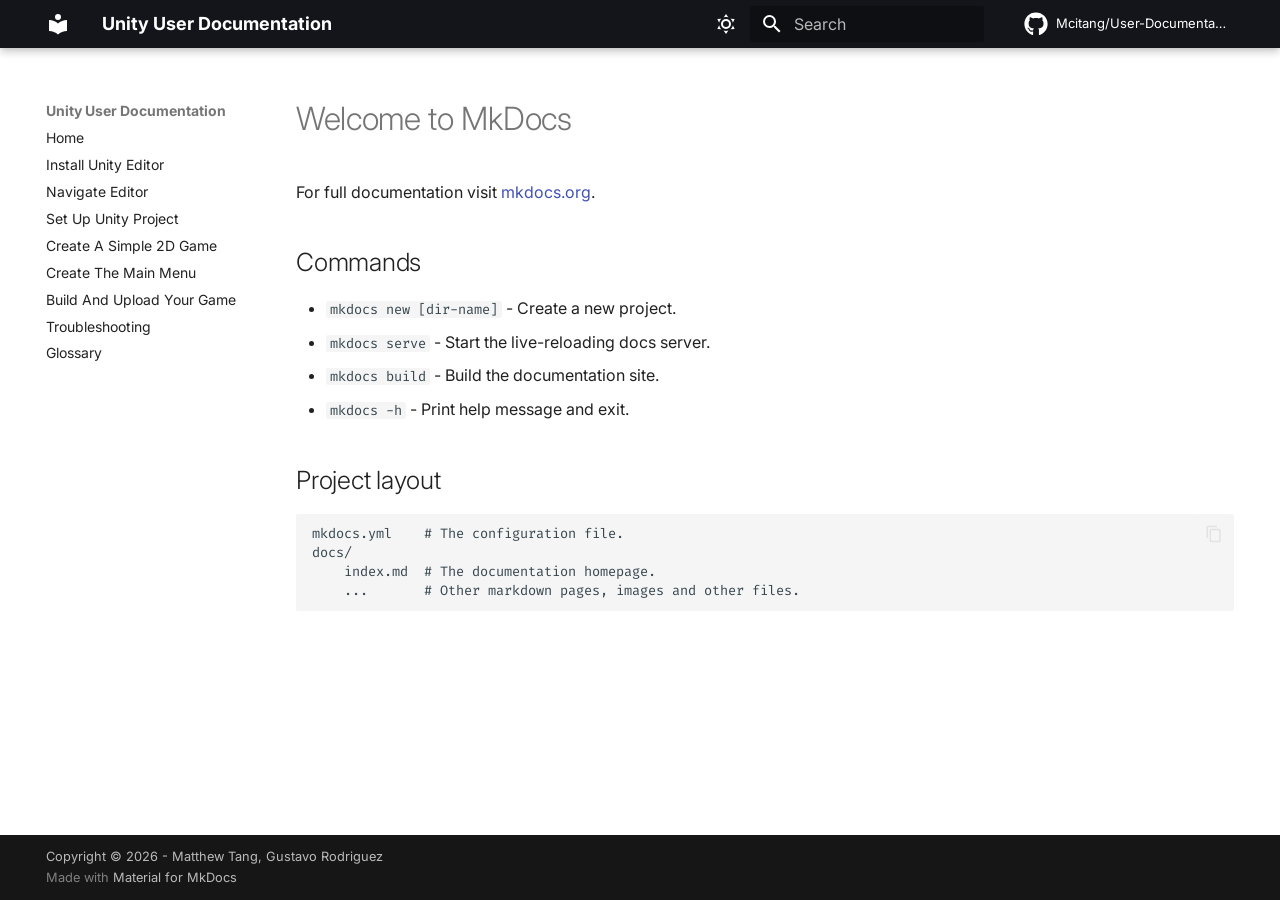
<file: welcome/index.html>
<!doctype html>
<html lang="en" class="no-js">
  <head>
    
      <meta charset="utf-8">
      <meta name="viewport" content="width=device-width,initial-scale=1">
      
      
      
        <link rel="canonical" href="https://mcitang.github.io/User-Documentation/welcome/">
      
      
      
      
        
      
      
      <link rel="icon" href="../assets/images/favicon.png">
      <meta name="generator" content="mkdocs-1.6.1, mkdocs-material-9.7.6">
    
    
      
        <title>Welcome to MkDocs - Unity User Documentation</title>
      
    
    
      <link rel="stylesheet" href="../assets/stylesheets/main.484c7ddc.min.css">
      
        
        <link rel="stylesheet" href="../assets/stylesheets/palette.ab4e12ef.min.css">
      
      


    
    
      
    
    
      
        
        
        <link rel="preconnect" href="https://fonts.gstatic.com" crossorigin>
        <link rel="stylesheet" href="https://fonts.googleapis.com/css?family=Inter:300,300i,400,400i,700,700i%7CFira+Code:400,400i,700,700i&display=fallback">
        <style>:root{--md-text-font:"Inter";--md-code-font:"Fira Code"}</style>
      
    
    
      <link rel="stylesheet" href="../stylesheets/styles.css">
    
      <link rel="stylesheet" href="../stylesheets/util.style.css">
    
      <link rel="stylesheet" href="../stylesheets/pages/glossary.style.css">
    
    <script>__md_scope=new URL("..",location),__md_hash=e=>[...e].reduce(((e,_)=>(e<<5)-e+_.charCodeAt(0)),0),__md_get=(e,_=localStorage,t=__md_scope)=>JSON.parse(_.getItem(t.pathname+"."+e)),__md_set=(e,_,t=localStorage,a=__md_scope)=>{try{t.setItem(a.pathname+"."+e,JSON.stringify(_))}catch(e){}}</script>
    
      

    
    
  </head>
  
  
    
    
      
    
    
    
    
    <body dir="ltr" data-md-color-scheme="default" data-md-color-primary="black" data-md-color-accent="indigo">
  
    
    <input class="md-toggle" data-md-toggle="drawer" type="checkbox" id="__drawer" autocomplete="off">
    <input class="md-toggle" data-md-toggle="search" type="checkbox" id="__search" autocomplete="off">
    <label class="md-overlay" for="__drawer"></label>
    <div data-md-component="skip">
      
        
        <a href="#welcome-to-mkdocs" class="md-skip">
          Skip to content
        </a>
      
    </div>
    <div data-md-component="announce">
      
    </div>
    
    
      

  

<header class="md-header md-header--shadow" data-md-component="header">
  <nav class="md-header__inner md-grid" aria-label="Header">
    <a href=".." title="Unity User Documentation" class="md-header__button md-logo" aria-label="Unity User Documentation" data-md-component="logo">
      
  
  <svg xmlns="http://www.w3.org/2000/svg" viewBox="0 0 24 24"><path d="M12 8a3 3 0 0 0 3-3 3 3 0 0 0-3-3 3 3 0 0 0-3 3 3 3 0 0 0 3 3m0 3.54C9.64 9.35 6.5 8 3 8v11c3.5 0 6.64 1.35 9 3.54 2.36-2.19 5.5-3.54 9-3.54V8c-3.5 0-6.64 1.35-9 3.54"/></svg>

    </a>
    <label class="md-header__button md-icon" for="__drawer">
      
      <svg xmlns="http://www.w3.org/2000/svg" viewBox="0 0 24 24"><path d="M3 6h18v2H3zm0 5h18v2H3zm0 5h18v2H3z"/></svg>
    </label>
    <div class="md-header__title" data-md-component="header-title">
      <div class="md-header__ellipsis">
        <div class="md-header__topic">
          <span class="md-ellipsis">
            Unity User Documentation
          </span>
        </div>
        <div class="md-header__topic" data-md-component="header-topic">
          <span class="md-ellipsis">
            
              Welcome to MkDocs
            
          </span>
        </div>
      </div>
    </div>
    
      
        <form class="md-header__option" data-md-component="palette">
  
    
    
    
    <input class="md-option" data-md-color-media="(prefers-color-scheme: light)" data-md-color-scheme="default" data-md-color-primary="black" data-md-color-accent="indigo"  aria-label="Dark mode"  type="radio" name="__palette" id="__palette_0">
    
      <label class="md-header__button md-icon" title="Dark mode" for="__palette_1" hidden>
        <svg xmlns="http://www.w3.org/2000/svg" viewBox="0 0 24 24"><path d="M12 7a5 5 0 0 1 5 5 5 5 0 0 1-5 5 5 5 0 0 1-5-5 5 5 0 0 1 5-5m0 2a3 3 0 0 0-3 3 3 3 0 0 0 3 3 3 3 0 0 0 3-3 3 3 0 0 0-3-3m0-7 2.39 3.42C13.65 5.15 12.84 5 12 5s-1.65.15-2.39.42zM3.34 7l4.16-.35A7.2 7.2 0 0 0 5.94 8.5c-.44.74-.69 1.5-.83 2.29zm.02 10 1.76-3.77a7.131 7.131 0 0 0 2.38 4.14zM20.65 7l-1.77 3.79a7.02 7.02 0 0 0-2.38-4.15zm-.01 10-4.14.36c.59-.51 1.12-1.14 1.54-1.86.42-.73.69-1.5.83-2.29zM12 22l-2.41-3.44c.74.27 1.55.44 2.41.44.82 0 1.63-.17 2.37-.44z"/></svg>
      </label>
    
  
    
    
    
    <input class="md-option" data-md-color-media="(prefers-color-scheme: dark)" data-md-color-scheme="slate" data-md-color-primary="grey" data-md-color-accent="indigo"  aria-label="Light mode"  type="radio" name="__palette" id="__palette_1">
    
      <label class="md-header__button md-icon" title="Light mode" for="__palette_0" hidden>
        <svg xmlns="http://www.w3.org/2000/svg" viewBox="0 0 24 24"><path d="m17.75 4.09-2.53 1.94.91 3.06-2.63-1.81-2.63 1.81.91-3.06-2.53-1.94L12.44 4l1.06-3 1.06 3zm3.5 6.91-1.64 1.25.59 1.98-1.7-1.17-1.7 1.17.59-1.98L15.75 11l2.06-.05L18.5 9l.69 1.95zm-2.28 4.95c.83-.08 1.72 1.1 1.19 1.85-.32.45-.66.87-1.08 1.27C15.17 23 8.84 23 4.94 19.07c-3.91-3.9-3.91-10.24 0-14.14.4-.4.82-.76 1.27-1.08.75-.53 1.93.36 1.85 1.19-.27 2.86.69 5.83 2.89 8.02a9.96 9.96 0 0 0 8.02 2.89m-1.64 2.02a12.08 12.08 0 0 1-7.8-3.47c-2.17-2.19-3.33-5-3.49-7.82-2.81 3.14-2.7 7.96.31 10.98 3.02 3.01 7.84 3.12 10.98.31"/></svg>
      </label>
    
  
</form>
      
    
    
      <script>var palette=__md_get("__palette");if(palette&&palette.color){if("(prefers-color-scheme)"===palette.color.media){var media=matchMedia("(prefers-color-scheme: light)"),input=document.querySelector(media.matches?"[data-md-color-media='(prefers-color-scheme: light)']":"[data-md-color-media='(prefers-color-scheme: dark)']");palette.color.media=input.getAttribute("data-md-color-media"),palette.color.scheme=input.getAttribute("data-md-color-scheme"),palette.color.primary=input.getAttribute("data-md-color-primary"),palette.color.accent=input.getAttribute("data-md-color-accent")}for(var[key,value]of Object.entries(palette.color))document.body.setAttribute("data-md-color-"+key,value)}</script>
    
    
    
      
      
        <label class="md-header__button md-icon" for="__search">
          
          <svg xmlns="http://www.w3.org/2000/svg" viewBox="0 0 24 24"><path d="M9.5 3A6.5 6.5 0 0 1 16 9.5c0 1.61-.59 3.09-1.56 4.23l.27.27h.79l5 5-1.5 1.5-5-5v-.79l-.27-.27A6.52 6.52 0 0 1 9.5 16 6.5 6.5 0 0 1 3 9.5 6.5 6.5 0 0 1 9.5 3m0 2C7 5 5 7 5 9.5S7 14 9.5 14 14 12 14 9.5 12 5 9.5 5"/></svg>
        </label>
        <div class="md-search" data-md-component="search" role="dialog">
  <label class="md-search__overlay" for="__search"></label>
  <div class="md-search__inner" role="search">
    <form class="md-search__form" name="search">
      <input type="text" class="md-search__input" name="query" aria-label="Search" placeholder="Search" autocapitalize="off" autocorrect="off" autocomplete="off" spellcheck="false" data-md-component="search-query" required>
      <label class="md-search__icon md-icon" for="__search">
        
        <svg xmlns="http://www.w3.org/2000/svg" viewBox="0 0 24 24"><path d="M9.5 3A6.5 6.5 0 0 1 16 9.5c0 1.61-.59 3.09-1.56 4.23l.27.27h.79l5 5-1.5 1.5-5-5v-.79l-.27-.27A6.52 6.52 0 0 1 9.5 16 6.5 6.5 0 0 1 3 9.5 6.5 6.5 0 0 1 9.5 3m0 2C7 5 5 7 5 9.5S7 14 9.5 14 14 12 14 9.5 12 5 9.5 5"/></svg>
        
        <svg xmlns="http://www.w3.org/2000/svg" viewBox="0 0 24 24"><path d="M20 11v2H8l5.5 5.5-1.42 1.42L4.16 12l7.92-7.92L13.5 5.5 8 11z"/></svg>
      </label>
      <nav class="md-search__options" aria-label="Search">
        
        <button type="reset" class="md-search__icon md-icon" title="Clear" aria-label="Clear" tabindex="-1">
          
          <svg xmlns="http://www.w3.org/2000/svg" viewBox="0 0 24 24"><path d="M19 6.41 17.59 5 12 10.59 6.41 5 5 6.41 10.59 12 5 17.59 6.41 19 12 13.41 17.59 19 19 17.59 13.41 12z"/></svg>
        </button>
      </nav>
      
    </form>
    <div class="md-search__output">
      <div class="md-search__scrollwrap" tabindex="0" data-md-scrollfix>
        <div class="md-search-result" data-md-component="search-result">
          <div class="md-search-result__meta">
            Initializing search
          </div>
          <ol class="md-search-result__list" role="presentation"></ol>
        </div>
      </div>
    </div>
  </div>
</div>
      
    
    
      <div class="md-header__source">
        <a href="https://github.com/Mcitang/User-Documentation" title="Go to repository" class="md-source" data-md-component="source">
  <div class="md-source__icon md-icon">
    
    <svg xmlns="http://www.w3.org/2000/svg" viewBox="0 0 512 512"><!--! Font Awesome Free 7.1.0 by @fontawesome - https://fontawesome.com License - https://fontawesome.com/license/free (Icons: CC BY 4.0, Fonts: SIL OFL 1.1, Code: MIT License) Copyright 2025 Fonticons, Inc.--><path d="M173.9 397.4c0 2-2.3 3.6-5.2 3.6-3.3.3-5.6-1.3-5.6-3.6 0-2 2.3-3.6 5.2-3.6 3-.3 5.6 1.3 5.6 3.6m-31.1-4.5c-.7 2 1.3 4.3 4.3 4.9 2.6 1 5.6 0 6.2-2s-1.3-4.3-4.3-5.2c-2.6-.7-5.5.3-6.2 2.3m44.2-1.7c-2.9.7-4.9 2.6-4.6 4.9.3 2 2.9 3.3 5.9 2.6 2.9-.7 4.9-2.6 4.6-4.6-.3-1.9-3-3.2-5.9-2.9M252.8 8C114.1 8 8 113.3 8 252c0 110.9 69.8 205.8 169.5 239.2 12.8 2.3 17.3-5.6 17.3-12.1 0-6.2-.3-40.4-.3-61.4 0 0-70 15-84.7-29.8 0 0-11.4-29.1-27.8-36.6 0 0-22.9-15.7 1.6-15.4 0 0 24.9 2 38.6 25.8 21.9 38.6 58.6 27.5 72.9 20.9 2.3-16 8.8-27.1 16-33.7-55.9-6.2-112.3-14.3-112.3-110.5 0-27.5 7.6-41.3 23.6-58.9-2.6-6.5-11.1-33.3 2.6-67.9 20.9-6.5 69 27 69 27 20-5.6 41.5-8.5 62.8-8.5s42.8 2.9 62.8 8.5c0 0 48.1-33.6 69-27 13.7 34.7 5.2 61.4 2.6 67.9 16 17.7 25.8 31.5 25.8 58.9 0 96.5-58.9 104.2-114.8 110.5 9.2 7.9 17 22.9 17 46.4 0 33.7-.3 75.4-.3 83.6 0 6.5 4.6 14.4 17.3 12.1C436.2 457.8 504 362.9 504 252 504 113.3 391.5 8 252.8 8M105.2 352.9c-1.3 1-1 3.3.7 5.2 1.6 1.6 3.9 2.3 5.2 1 1.3-1 1-3.3-.7-5.2-1.6-1.6-3.9-2.3-5.2-1m-10.8-8.1c-.7 1.3.3 2.9 2.3 3.9 1.6 1 3.6.7 4.3-.7.7-1.3-.3-2.9-2.3-3.9-2-.6-3.6-.3-4.3.7m32.4 35.6c-1.6 1.3-1 4.3 1.3 6.2 2.3 2.3 5.2 2.6 6.5 1 1.3-1.3.7-4.3-1.3-6.2-2.2-2.3-5.2-2.6-6.5-1m-11.4-14.7c-1.6 1-1.6 3.6 0 5.9s4.3 3.3 5.6 2.3c1.6-1.3 1.6-3.9 0-6.2-1.4-2.3-4-3.3-5.6-2"/></svg>
  </div>
  <div class="md-source__repository">
    Mcitang/User-Documentation
  </div>
</a>
      </div>
    
  </nav>
  
</header>
    
    <div class="md-container" data-md-component="container">
      
      
        
          
        
      
      <main class="md-main" data-md-component="main">
        <div class="md-main__inner md-grid">
          
            
              
              <div class="md-sidebar md-sidebar--primary" data-md-component="sidebar" data-md-type="navigation" >
                <div class="md-sidebar__scrollwrap">
                  <div class="md-sidebar__inner">
                    



  

<nav class="md-nav md-nav--primary md-nav--integrated" aria-label="Navigation" data-md-level="0">
  <label class="md-nav__title" for="__drawer">
    <a href=".." title="Unity User Documentation" class="md-nav__button md-logo" aria-label="Unity User Documentation" data-md-component="logo">
      
  
  <svg xmlns="http://www.w3.org/2000/svg" viewBox="0 0 24 24"><path d="M12 8a3 3 0 0 0 3-3 3 3 0 0 0-3-3 3 3 0 0 0-3 3 3 3 0 0 0 3 3m0 3.54C9.64 9.35 6.5 8 3 8v11c3.5 0 6.64 1.35 9 3.54 2.36-2.19 5.5-3.54 9-3.54V8c-3.5 0-6.64 1.35-9 3.54"/></svg>

    </a>
    Unity User Documentation
  </label>
  
    <div class="md-nav__source">
      <a href="https://github.com/Mcitang/User-Documentation" title="Go to repository" class="md-source" data-md-component="source">
  <div class="md-source__icon md-icon">
    
    <svg xmlns="http://www.w3.org/2000/svg" viewBox="0 0 512 512"><!--! Font Awesome Free 7.1.0 by @fontawesome - https://fontawesome.com License - https://fontawesome.com/license/free (Icons: CC BY 4.0, Fonts: SIL OFL 1.1, Code: MIT License) Copyright 2025 Fonticons, Inc.--><path d="M173.9 397.4c0 2-2.3 3.6-5.2 3.6-3.3.3-5.6-1.3-5.6-3.6 0-2 2.3-3.6 5.2-3.6 3-.3 5.6 1.3 5.6 3.6m-31.1-4.5c-.7 2 1.3 4.3 4.3 4.9 2.6 1 5.6 0 6.2-2s-1.3-4.3-4.3-5.2c-2.6-.7-5.5.3-6.2 2.3m44.2-1.7c-2.9.7-4.9 2.6-4.6 4.9.3 2 2.9 3.3 5.9 2.6 2.9-.7 4.9-2.6 4.6-4.6-.3-1.9-3-3.2-5.9-2.9M252.8 8C114.1 8 8 113.3 8 252c0 110.9 69.8 205.8 169.5 239.2 12.8 2.3 17.3-5.6 17.3-12.1 0-6.2-.3-40.4-.3-61.4 0 0-70 15-84.7-29.8 0 0-11.4-29.1-27.8-36.6 0 0-22.9-15.7 1.6-15.4 0 0 24.9 2 38.6 25.8 21.9 38.6 58.6 27.5 72.9 20.9 2.3-16 8.8-27.1 16-33.7-55.9-6.2-112.3-14.3-112.3-110.5 0-27.5 7.6-41.3 23.6-58.9-2.6-6.5-11.1-33.3 2.6-67.9 20.9-6.5 69 27 69 27 20-5.6 41.5-8.5 62.8-8.5s42.8 2.9 62.8 8.5c0 0 48.1-33.6 69-27 13.7 34.7 5.2 61.4 2.6 67.9 16 17.7 25.8 31.5 25.8 58.9 0 96.5-58.9 104.2-114.8 110.5 9.2 7.9 17 22.9 17 46.4 0 33.7-.3 75.4-.3 83.6 0 6.5 4.6 14.4 17.3 12.1C436.2 457.8 504 362.9 504 252 504 113.3 391.5 8 252.8 8M105.2 352.9c-1.3 1-1 3.3.7 5.2 1.6 1.6 3.9 2.3 5.2 1 1.3-1 1-3.3-.7-5.2-1.6-1.6-3.9-2.3-5.2-1m-10.8-8.1c-.7 1.3.3 2.9 2.3 3.9 1.6 1 3.6.7 4.3-.7.7-1.3-.3-2.9-2.3-3.9-2-.6-3.6-.3-4.3.7m32.4 35.6c-1.6 1.3-1 4.3 1.3 6.2 2.3 2.3 5.2 2.6 6.5 1 1.3-1.3.7-4.3-1.3-6.2-2.2-2.3-5.2-2.6-6.5-1m-11.4-14.7c-1.6 1-1.6 3.6 0 5.9s4.3 3.3 5.6 2.3c1.6-1.3 1.6-3.9 0-6.2-1.4-2.3-4-3.3-5.6-2"/></svg>
  </div>
  <div class="md-source__repository">
    Mcitang/User-Documentation
  </div>
</a>
    </div>
  
  <ul class="md-nav__list" data-md-scrollfix>
    
      
      
  
  
  
  
    <li class="md-nav__item">
      <a href=".." class="md-nav__link">
        
  
  
  <span class="md-ellipsis">
    
  
    Home
  

    
  </span>
  
  

      </a>
    </li>
  

    
      
      
  
  
  
  
    <li class="md-nav__item">
      <a href="../install-editor/" class="md-nav__link">
        
  
  
  <span class="md-ellipsis">
    
  
    Install Unity Editor
  

    
  </span>
  
  

      </a>
    </li>
  

    
      
      
  
  
  
  
    <li class="md-nav__item">
      <a href="../navigate-editor/" class="md-nav__link">
        
  
  
  <span class="md-ellipsis">
    
  
    Navigate Editor
  

    
  </span>
  
  

      </a>
    </li>
  

    
      
      
  
  
  
  
    <li class="md-nav__item">
      <a href="../setup-project/" class="md-nav__link">
        
  
  
  <span class="md-ellipsis">
    
  
    Set Up Unity Project
  

    
  </span>
  
  

      </a>
    </li>
  

    
      
      
  
  
  
  
    <li class="md-nav__item">
      <a href="../make-game/" class="md-nav__link">
        
  
  
  <span class="md-ellipsis">
    
  
    Create A Simple 2D Game
  

    
  </span>
  
  

      </a>
    </li>
  

    
      
      
  
  
  
  
    <li class="md-nav__item">
      <a href="../make-menus/" class="md-nav__link">
        
  
  
  <span class="md-ellipsis">
    
  
    Create The Main Menu
  

    
  </span>
  
  

      </a>
    </li>
  

    
      
      
  
  
  
  
    <li class="md-nav__item">
      <a href="../build-game/" class="md-nav__link">
        
  
  
  <span class="md-ellipsis">
    
  
    Build And Upload Your Game
  

    
  </span>
  
  

      </a>
    </li>
  

    
      
      
  
  
  
  
    <li class="md-nav__item">
      <a href="../troubleshooting/" class="md-nav__link">
        
  
  
  <span class="md-ellipsis">
    
  
    Troubleshooting
  

    
  </span>
  
  

      </a>
    </li>
  

    
      
      
  
  
  
  
    <li class="md-nav__item">
      <a href="../glossary/" class="md-nav__link">
        
  
  
  <span class="md-ellipsis">
    
  
    Glossary
  

    
  </span>
  
  

      </a>
    </li>
  

    
  </ul>
</nav>
                  </div>
                </div>
              </div>
            
            
          
          
            <div class="md-content" data-md-component="content">
              
              <article class="md-content__inner md-typeset">
                
                  


  
  


<h1 id="welcome-to-mkdocs">Welcome to MkDocs</h1>
<p>For full documentation visit <a href="https://www.mkdocs.org">mkdocs.org</a>.</p>
<h2 id="commands">Commands</h2>
<ul>
<li><code>mkdocs new [dir-name]</code> - Create a new project.</li>
<li><code>mkdocs serve</code> - Start the live-reloading docs server.</li>
<li><code>mkdocs build</code> - Build the documentation site.</li>
<li><code>mkdocs -h</code> - Print help message and exit.</li>
</ul>
<h2 id="project-layout">Project layout</h2>
<pre><code>mkdocs.yml    # The configuration file.
docs/
    index.md  # The documentation homepage.
    ...       # Other markdown pages, images and other files.
</code></pre>












                
              </article>
            </div>
          
          
<script>var target=document.getElementById(location.hash.slice(1));target&&target.name&&(target.checked=target.name.startsWith("__tabbed_"))</script>
        </div>
        
          <button type="button" class="md-top md-icon" data-md-component="top" hidden>
  
  <svg xmlns="http://www.w3.org/2000/svg" viewBox="0 0 24 24"><path d="M13 20h-2V8l-5.5 5.5-1.42-1.42L12 4.16l7.92 7.92-1.42 1.42L13 8z"/></svg>
  Back to top
</button>
        
      </main>
      
        <footer class="md-footer">
  
    
  
  <div class="md-footer-meta md-typeset">
    <div class="md-footer-meta__inner md-grid">
      <div class="md-copyright">
  
    <div class="md-copyright__highlight">
      Copyright &copy; 2026 - Matthew Tang, Gustavo Rodriguez
    </div>
  
  
    Made with
    <a href="https://squidfunk.github.io/mkdocs-material/" target="_blank" rel="noopener">
      Material for MkDocs
    </a>
  
</div>
      
    </div>
  </div>
</footer>
      
    </div>
    <div class="md-dialog" data-md-component="dialog">
      <div class="md-dialog__inner md-typeset"></div>
    </div>
    
    
    
      
      
      <script id="__config" type="application/json">{"annotate": null, "base": "..", "features": ["navigation.top", "toc.integrate", "content.code.annotate", "content.code.copy", "navigation.footer"], "search": "../assets/javascripts/workers/search.2c215733.min.js", "tags": null, "translations": {"clipboard.copied": "Copied to clipboard", "clipboard.copy": "Copy to clipboard", "search.result.more.one": "1 more on this page", "search.result.more.other": "# more on this page", "search.result.none": "No matching documents", "search.result.one": "1 matching document", "search.result.other": "# matching documents", "search.result.placeholder": "Type to start searching", "search.result.term.missing": "Missing", "select.version": "Select version"}, "version": null}</script>
    
    
      <script src="../assets/javascripts/bundle.79ae519e.min.js"></script>
      
        <script src="../scripts/style.js"></script>
      
    
  </body>
</html>
</file>
<file: stylesheets/styles.css>
html {
    scroll-behavior: smooth !important;
}

img {
  display: block !important;
  margin-left: auto !important;
  margin-right: auto !important;
  text-align: center !important;
}
</file>
<file: stylesheets/util.style.css>
.center {
  display: block;
  margin-left: auto;
  margin-right: auto;
  text-align: center;
}
</file>
<file: stylesheets/pages/glossary.style.css>
/* Glossary Data */
table:has(#glossary) td:first-child {
  font-size: 1.25em !important;
  font-weight: bold !important;
  white-space: nowrap !important;
  text-align: center !important;
  vertical-align: middle ! important;
}

table:has(#glossary) td:nth-child(2) {
  font-weight: normal !important;
  text-align: left !important;
  vertical-align: middle ! important;
}

/* Glossary Headers */
table:has(#glossary) th:first-child {
  font-weight: bold !important;
  white-space: nowrap !important;
  text-align: center !important;
  vertical-align: middle ! important;
}

table:has(#glossary) th:nth-child(2) {
  font-weight: normal !important;
  white-space: nowrap !important;
  text-align: left !important;
  vertical-align: middle ! important;
}
</file>
<file: assets/stylesheets/main.484c7ddc.min.css>
@charset "UTF-8";html{-webkit-text-size-adjust:none;-moz-text-size-adjust:none;text-size-adjust:none;box-sizing:border-box}*,:after,:before{box-sizing:inherit}@media (prefers-reduced-motion){*,:after,:before{transition:none!important}}body{margin:0}a,button,input,label{-webkit-tap-highlight-color:transparent}a{color:inherit;text-decoration:none}hr{border:0;box-sizing:initial;display:block;height:.05rem;overflow:visible;padding:0}small{font-size:80%}sub,sup{line-height:1em}img{border-style:none}table{border-collapse:initial;border-spacing:0}td,th{font-weight:400;vertical-align:top}button{background:#0000;border:0;font-family:inherit;font-size:inherit;margin:0;padding:0}input{border:0;outline:none}:root{--md-primary-fg-color:#4051b5;--md-primary-fg-color--light:#5d6cc0;--md-primary-fg-color--dark:#303fa1;--md-primary-bg-color:#fff;--md-primary-bg-color--light:#ffffffb3;--md-accent-fg-color:#526cfe;--md-accent-fg-color--transparent:#526cfe1a;--md-accent-bg-color:#fff;--md-accent-bg-color--light:#ffffffb3}[data-md-color-scheme=default]{color-scheme:light}[data-md-color-scheme=default] img[src$="#gh-dark-mode-only"],[data-md-color-scheme=default] img[src$="#only-dark"]{display:none}:root,[data-md-color-scheme=default]{--md-hue:225deg;--md-default-fg-color:#000000de;--md-default-fg-color--light:#0000008a;--md-default-fg-color--lighter:#00000052;--md-default-fg-color--lightest:#00000012;--md-default-bg-color:#fff;--md-default-bg-color--light:#ffffffb3;--md-default-bg-color--lighter:#ffffff4d;--md-default-bg-color--lightest:#ffffff1f;--md-code-fg-color:#36464e;--md-code-bg-color:#f5f5f5;--md-code-bg-color--light:#f5f5f5b3;--md-code-bg-color--lighter:#f5f5f54d;--md-code-hl-color:#4287ff;--md-code-hl-color--light:#4287ff1a;--md-code-hl-number-color:#d52a2a;--md-code-hl-special-color:#db1457;--md-code-hl-function-color:#a846b9;--md-code-hl-constant-color:#6e59d9;--md-code-hl-keyword-color:#3f6ec6;--md-code-hl-string-color:#1c7d4d;--md-code-hl-name-color:var(--md-code-fg-color);--md-code-hl-operator-color:var(--md-default-fg-color--light);--md-code-hl-punctuation-color:var(--md-default-fg-color--light);--md-code-hl-comment-color:var(--md-default-fg-color--light);--md-code-hl-generic-color:var(--md-default-fg-color--light);--md-code-hl-variable-color:var(--md-default-fg-color--light);--md-typeset-color:var(--md-default-fg-color);--md-typeset-a-color:var(--md-primary-fg-color);--md-typeset-del-color:#f5503d26;--md-typeset-ins-color:#0bd57026;--md-typeset-kbd-color:#fafafa;--md-typeset-kbd-accent-color:#fff;--md-typeset-kbd-border-color:#b8b8b8;--md-typeset-mark-color:#ffff0080;--md-typeset-table-color:#0000001f;--md-typeset-table-color--light:rgba(0,0,0,.035);--md-admonition-fg-color:var(--md-default-fg-color);--md-admonition-bg-color:var(--md-default-bg-color);--md-warning-fg-color:#000000de;--md-warning-bg-color:#ff9;--md-footer-fg-color:#fff;--md-footer-fg-color--light:#ffffffb3;--md-footer-fg-color--lighter:#ffffff73;--md-footer-bg-color:#000000de;--md-footer-bg-color--dark:#00000052;--md-shadow-z1:0 0.2rem 0.5rem #0000000d,0 0 0.05rem #0000001a;--md-shadow-z2:0 0.2rem 0.5rem #0000001a,0 0 0.05rem #00000040;--md-shadow-z3:0 0.2rem 0.5rem #0003,0 0 0.05rem #00000059}.md-icon svg{fill:currentcolor;display:block;height:1.2rem;width:1.2rem}body{-webkit-font-smoothing:antialiased;-moz-osx-font-smoothing:grayscale;--md-text-font-family:var(--md-text-font,_),-apple-system,BlinkMacSystemFont,Helvetica,Arial,sans-serif;--md-code-font-family:var(--md-code-font,_),SFMono-Regular,Consolas,Menlo,monospace}aside,body,input{font-feature-settings:"kern","liga";color:var(--md-typeset-color);font-family:var(--md-text-font-family)}code,kbd,pre{font-feature-settings:"kern";font-family:var(--md-code-font-family)}:root{--md-typeset-table-sort-icon:url('data:image/svg+xml;charset=utf-8,<svg xmlns="http://www.w3.org/2000/svg" viewBox="0 0 24 24"><path d="m18 21-4-4h3V7h-3l4-4 4 4h-3v10h3M2 19v-2h10v2M2 13v-2h7v2M2 7V5h4v2z"/></svg>');--md-typeset-table-sort-icon--asc:url('data:image/svg+xml;charset=utf-8,<svg xmlns="http://www.w3.org/2000/svg" viewBox="0 0 24 24"><path d="M19 17h3l-4 4-4-4h3V3h2M2 17h10v2H2M6 5v2H2V5m0 6h7v2H2z"/></svg>');--md-typeset-table-sort-icon--desc:url('data:image/svg+xml;charset=utf-8,<svg xmlns="http://www.w3.org/2000/svg" viewBox="0 0 24 24"><path d="M19 7h3l-4-4-4 4h3v14h2M2 17h10v2H2M6 5v2H2V5m0 6h7v2H2z"/></svg>')}.md-typeset{-webkit-print-color-adjust:exact;color-adjust:exact;font-size:.8rem;line-height:1.6;overflow-wrap:break-word}@media print{.md-typeset{font-size:.68rem}}.md-typeset blockquote,.md-typeset dl,.md-typeset figure,.md-typeset ol,.md-typeset pre,.md-typeset ul{margin-bottom:1em;margin-top:1em}.md-typeset h1{color:var(--md-default-fg-color--light);font-size:2em;line-height:1.3;margin:0 0 1.25em}.md-typeset h1,.md-typeset h2{font-weight:300;letter-spacing:-.01em}.md-typeset h2{font-size:1.5625em;line-height:1.4;margin:1.6em 0 .64em}.md-typeset h3{font-size:1.25em;font-weight:400;letter-spacing:-.01em;line-height:1.5;margin:1.6em 0 .8em}.md-typeset h2+h3{margin-top:.8em}.md-typeset h4{font-weight:700;letter-spacing:-.01em;margin:1em 0}.md-typeset h5,.md-typeset h6{color:var(--md-default-fg-color--light);font-size:.8em;font-weight:700;letter-spacing:-.01em;margin:1.25em 0}.md-typeset h5{text-transform:uppercase}.md-typeset h5 code{text-transform:none}.md-typeset hr{border-bottom:.05rem solid var(--md-default-fg-color--lightest);display:flow-root;margin:1.5em 0}.md-typeset a{color:var(--md-typeset-a-color);word-break:break-word}.md-typeset a,.md-typeset a:before{transition:color 125ms}.md-typeset a:focus,.md-typeset a:hover{color:var(--md-accent-fg-color)}.md-typeset a:focus code,.md-typeset a:hover code{background-color:var(--md-accent-fg-color--transparent);color:var(--md-accent-fg-color)}.md-typeset a code{color:var(--md-typeset-a-color)}.md-typeset a.focus-visible{outline-color:var(--md-accent-fg-color);outline-offset:.2rem}.md-typeset code,.md-typeset kbd,.md-typeset pre{color:var(--md-code-fg-color);direction:ltr;font-variant-ligatures:none;transition:background-color 125ms}@media print{.md-typeset code,.md-typeset kbd,.md-typeset pre{white-space:pre-wrap}}.md-typeset code{background-color:var(--md-code-bg-color);border-radius:.1rem;-webkit-box-decoration-break:clone;box-decoration-break:clone;font-size:.85em;padding:0 .2941176471em;transition:color 125ms,background-color 125ms;word-break:break-word}.md-typeset code:not(.focus-visible){-webkit-tap-highlight-color:transparent;outline:none}.md-typeset pre{display:flow-root;line-height:1.4;position:relative}.md-typeset pre>code{-webkit-box-decoration-break:slice;box-decoration-break:slice;box-shadow:none;display:block;margin:0;outline-color:var(--md-accent-fg-color);overflow:auto;padding:.7720588235em 1.1764705882em;scrollbar-color:var(--md-default-fg-color--lighter) #0000;scrollbar-width:thin;touch-action:auto;word-break:normal}.md-typeset pre>code:hover{scrollbar-color:var(--md-accent-fg-color) #0000}.md-typeset pre>code::-webkit-scrollbar{height:.2rem;width:.2rem}.md-typeset pre>code::-webkit-scrollbar-thumb{background-color:var(--md-default-fg-color--lighter)}.md-typeset pre>code::-webkit-scrollbar-thumb:hover{background-color:var(--md-accent-fg-color)}.md-typeset kbd{background-color:var(--md-typeset-kbd-color);border-radius:.1rem;box-shadow:0 .1rem 0 .05rem var(--md-typeset-kbd-border-color),0 .1rem 0 var(--md-typeset-kbd-border-color),0 -.1rem .2rem var(--md-typeset-kbd-accent-color) inset;color:var(--md-default-fg-color);display:inline-block;font-size:.75em;padding:0 .6666666667em;vertical-align:text-top;word-break:break-word}.md-typeset mark{background-color:var(--md-typeset-mark-color);-webkit-box-decoration-break:clone;box-decoration-break:clone;color:inherit;word-break:break-word}.md-typeset abbr{cursor:help;text-decoration:none}.md-typeset [data-preview],.md-typeset abbr{border-bottom:.05rem dotted var(--md-default-fg-color--light)}.md-typeset small{opacity:.75}[dir=ltr] .md-typeset sub,[dir=ltr] .md-typeset sup{margin-left:.078125em}[dir=rtl] .md-typeset sub,[dir=rtl] .md-typeset sup{margin-right:.078125em}[dir=ltr] .md-typeset blockquote{padding-left:.6rem}[dir=rtl] .md-typeset blockquote{padding-right:.6rem}[dir=ltr] .md-typeset blockquote{border-left:.2rem solid var(--md-default-fg-color--lighter)}[dir=rtl] .md-typeset blockquote{border-right:.2rem solid var(--md-default-fg-color--lighter)}.md-typeset blockquote{color:var(--md-default-fg-color--light);margin-left:0;margin-right:0}.md-typeset ul{list-style-type:disc}.md-typeset ul[type]{list-style-type:revert-layer}[dir=ltr] .md-typeset ol,[dir=ltr] .md-typeset ul{margin-left:.625em}[dir=rtl] .md-typeset ol,[dir=rtl] .md-typeset ul{margin-right:.625em}.md-typeset ol,.md-typeset ul{padding:0}.md-typeset ol:not([hidden]),.md-typeset ul:not([hidden]){display:flow-root}.md-typeset ol ol,.md-typeset ul ol{list-style-type:lower-alpha}.md-typeset ol ol ol,.md-typeset ul ol ol{list-style-type:lower-roman}.md-typeset ol ol ol ol,.md-typeset ul ol ol ol{list-style-type:upper-alpha}.md-typeset ol ol ol ol ol,.md-typeset ul ol ol ol ol{list-style-type:upper-roman}.md-typeset ol[type],.md-typeset ul[type]{list-style-type:revert-layer}[dir=ltr] .md-typeset ol li,[dir=ltr] .md-typeset ul li{margin-left:1.25em}[dir=rtl] .md-typeset ol li,[dir=rtl] .md-typeset ul li{margin-right:1.25em}.md-typeset ol li,.md-typeset ul li{margin-bottom:.5em}.md-typeset ol li blockquote,.md-typeset ol li p,.md-typeset ul li blockquote,.md-typeset ul li p{margin:.5em 0}.md-typeset ol li:last-child,.md-typeset ul li:last-child{margin-bottom:0}[dir=ltr] .md-typeset ol li ol,[dir=ltr] .md-typeset ol li ul,[dir=ltr] .md-typeset ul li ol,[dir=ltr] .md-typeset ul li ul{margin-left:.625em}[dir=rtl] .md-typeset ol li ol,[dir=rtl] .md-typeset ol li ul,[dir=rtl] .md-typeset ul li ol,[dir=rtl] .md-typeset ul li ul{margin-right:.625em}.md-typeset ol li ol,.md-typeset ol li ul,.md-typeset ul li ol,.md-typeset ul li ul{margin-bottom:.5em;margin-top:.5em}[dir=ltr] .md-typeset dd{margin-left:1.875em}[dir=rtl] .md-typeset dd{margin-right:1.875em}.md-typeset dd{margin-bottom:1.5em;margin-top:1em}.md-typeset img,.md-typeset svg,.md-typeset video{height:auto;max-width:100%}.md-typeset img[align=left]{margin:1em 1em 1em 0}.md-typeset img[align=right]{margin:1em 0 1em 1em}.md-typeset img[align]:only-child{margin-top:0}.md-typeset figure{display:flow-root;margin:1em auto;max-width:100%;text-align:center;width:fit-content}.md-typeset figure img{display:block;margin:0 auto}.md-typeset figcaption{font-style:italic;margin:1em auto;max-width:24rem}.md-typeset iframe{max-width:100%}.md-typeset table:not([class]){background-color:var(--md-default-bg-color);border:.05rem solid var(--md-typeset-table-color);border-radius:.1rem;display:inline-block;font-size:.64rem;max-width:100%;overflow:auto;touch-action:auto}@media print{.md-typeset table:not([class]){display:table}}.md-typeset table:not([class])+*{margin-top:1.5em}.md-typeset table:not([class]) td>:first-child,.md-typeset table:not([class]) th>:first-child{margin-top:0}.md-typeset table:not([class]) td>:last-child,.md-typeset table:not([class]) th>:last-child{margin-bottom:0}.md-typeset table:not([class]) td:not([align]),.md-typeset table:not([class]) th:not([align]){text-align:left}[dir=rtl] .md-typeset table:not([class]) td:not([align]),[dir=rtl] .md-typeset table:not([class]) th:not([align]){text-align:right}.md-typeset table:not([class]) th{font-weight:700;min-width:5rem;padding:.9375em 1.25em;vertical-align:top}.md-typeset table:not([class]) td{border-top:.05rem solid var(--md-typeset-table-color);padding:.9375em 1.25em;vertical-align:top}.md-typeset table:not([class]) tbody tr{transition:background-color 125ms}.md-typeset table:not([class]) tbody tr:hover{background-color:var(--md-typeset-table-color--light);box-shadow:0 .05rem 0 var(--md-default-bg-color) inset}.md-typeset table:not([class]) a{word-break:normal}.md-typeset table th[role=columnheader]{cursor:pointer}[dir=ltr] .md-typeset table th[role=columnheader]:after{margin-left:.5em}[dir=rtl] .md-typeset table th[role=columnheader]:after{margin-right:.5em}.md-typeset table th[role=columnheader]:after{content:"";display:inline-block;height:1.2em;-webkit-mask-image:var(--md-typeset-table-sort-icon);mask-image:var(--md-typeset-table-sort-icon);-webkit-mask-repeat:no-repeat;mask-repeat:no-repeat;-webkit-mask-size:contain;mask-size:contain;transition:background-color 125ms;vertical-align:text-bottom;width:1.2em}.md-typeset table th[role=columnheader]:hover:after{background-color:var(--md-default-fg-color--lighter)}.md-typeset table th[role=columnheader][aria-sort=ascending]:after{background-color:var(--md-default-fg-color--light);-webkit-mask-image:var(--md-typeset-table-sort-icon--asc);mask-image:var(--md-typeset-table-sort-icon--asc)}.md-typeset table th[role=columnheader][aria-sort=descending]:after{background-color:var(--md-default-fg-color--light);-webkit-mask-image:var(--md-typeset-table-sort-icon--desc);mask-image:var(--md-typeset-table-sort-icon--desc)}.md-typeset__scrollwrap{margin:1em -.8rem;overflow-x:auto;touch-action:auto}.md-typeset__table{display:inline-block;margin-bottom:.5em;padding:0 .8rem}@media print{.md-typeset__table{display:block}}html .md-typeset__table table{display:table;margin:0;overflow:hidden;width:100%}@media screen and (max-width:44.984375em){.md-content__inner>pre{margin:1em -.8rem}.md-content__inner>pre code{border-radius:0}}.md-typeset .md-author{border-radius:100%;display:block;flex-shrink:0;height:1.6rem;overflow:hidden;position:relative;transition:color 125ms,transform 125ms;width:1.6rem}.md-typeset .md-author img{display:block}.md-typeset .md-author--more{background:var(--md-default-fg-color--lightest);color:var(--md-default-fg-color--lighter);font-size:.6rem;font-weight:700;line-height:1.6rem;text-align:center}.md-typeset .md-author--long{height:2.4rem;width:2.4rem}.md-typeset a.md-author{transform:scale(1)}.md-typeset a.md-author img{border-radius:100%;filter:grayscale(100%) opacity(75%);transition:filter 125ms}.md-typeset a.md-author:focus,.md-typeset a.md-author:hover{transform:scale(1.1);z-index:1}.md-typeset a.md-author:focus img,.md-typeset a.md-author:hover img{filter:grayscale(0)}.md-banner{background-color:var(--md-footer-bg-color);color:var(--md-footer-fg-color);overflow:auto}@media print{.md-banner{display:none}}.md-banner--warning{background-color:var(--md-warning-bg-color);color:var(--md-warning-fg-color)}.md-banner__inner{font-size:.7rem;margin:.6rem auto;padding:0 .8rem}[dir=ltr] .md-banner__button{float:right}[dir=rtl] .md-banner__button{float:left}.md-banner__button{color:inherit;cursor:pointer;transition:opacity .25s}.no-js .md-banner__button{display:none}.md-banner__button:hover{opacity:.7}html{font-size:125%;height:100%;overflow-x:hidden}@media screen and (min-width:100em){html{font-size:137.5%}}@media screen and (min-width:125em){html{font-size:150%}}body{background-color:var(--md-default-bg-color);display:flex;flex-direction:column;font-size:.5rem;min-height:100%;position:relative;width:100%}@media print{body{display:block}}@media screen and (max-width:59.984375em){body[data-md-scrolllock]{position:fixed}}.md-grid{margin-left:auto;margin-right:auto;max-width:61rem}.md-container{display:flex;flex-direction:column;flex-grow:1}@media print{.md-container{display:block}}.md-main{flex-grow:1}.md-main__inner{display:flex;height:100%;margin-top:1.5rem}.md-ellipsis{overflow:hidden;text-overflow:ellipsis}.md-toggle{display:none}.md-option{height:0;opacity:0;position:absolute;width:0}.md-option:checked+label:not([hidden]){display:block}.md-option.focus-visible+label{outline-color:var(--md-accent-fg-color);outline-style:auto}.md-skip{background-color:var(--md-default-fg-color);border-radius:.1rem;color:var(--md-default-bg-color);font-size:.64rem;margin:.5rem;opacity:0;outline-color:var(--md-accent-fg-color);padding:.3rem .5rem;position:fixed;transform:translateY(.4rem);z-index:-1}.md-skip:focus{opacity:1;transform:translateY(0);transition:transform .25s cubic-bezier(.4,0,.2,1),opacity 175ms 75ms;z-index:10}@page{margin:25mm}:root{--md-clipboard-icon:url('data:image/svg+xml;charset=utf-8,<svg xmlns="http://www.w3.org/2000/svg" viewBox="0 0 24 24"><path d="M19 21H8V7h11m0-2H8a2 2 0 0 0-2 2v14a2 2 0 0 0 2 2h11a2 2 0 0 0 2-2V7a2 2 0 0 0-2-2m-3-4H4a2 2 0 0 0-2 2v14h2V3h12z"/></svg>')}.md-clipboard{border-radius:.1rem;color:var(--md-default-fg-color--lightest);cursor:pointer;height:1.5em;outline-color:var(--md-accent-fg-color);outline-offset:.1rem;transition:color .25s;width:1.5em;z-index:1}@media print{.md-clipboard{display:none}}.md-clipboard:not(.focus-visible){-webkit-tap-highlight-color:transparent;outline:none}:hover>.md-clipboard{color:var(--md-default-fg-color--light)}.md-clipboard:focus,.md-clipboard:hover{color:var(--md-accent-fg-color)}.md-clipboard:after{background-color:currentcolor;content:"";display:block;height:1.125em;margin:0 auto;-webkit-mask-image:var(--md-clipboard-icon);mask-image:var(--md-clipboard-icon);-webkit-mask-position:center;mask-position:center;-webkit-mask-repeat:no-repeat;mask-repeat:no-repeat;-webkit-mask-size:contain;mask-size:contain;width:1.125em}.md-clipboard--inline{cursor:pointer}.md-clipboard--inline code{transition:color .25s,background-color .25s}.md-clipboard--inline:focus code,.md-clipboard--inline:hover code{background-color:var(--md-accent-fg-color--transparent);color:var(--md-accent-fg-color)}:root{--md-code-select-icon:url('data:image/svg+xml;charset=utf-8,<svg xmlns="http://www.w3.org/2000/svg" viewBox="0 0 24 24"><path d="M19 19h-4v2h4c1.1 0 2-.9 2-2v-4h-2m0-12h-4v2h4v4h2V5c0-1.1-.9-2-2-2M5 5h4V3H5c-1.1 0-2 .9-2 2v4h2m0 6H3v4c0 1.1.9 2 2 2h4v-2H5zm2-4h2v2H7zm4 0h2v2h-2zm4 0h2v2h-2zM7 7h2v2H7zm4 0h2v2h-2zm4 0h2v2h-2zm-8 8h2v2H7zm4 0h2v2h-2zm4 0h2v2h-2z"/></svg>');--md-code-copy-icon:url('data:image/svg+xml;charset=utf-8,<svg xmlns="http://www.w3.org/2000/svg" viewBox="0 0 24 24"><path d="M19 21H8V7h11m0-2H8a2 2 0 0 0-2 2v14a2 2 0 0 0 2 2h11a2 2 0 0 0 2-2V7a2 2 0 0 0-2-2m-3-4H4a2 2 0 0 0-2 2v14h2V3h12z"/></svg>')}.md-typeset .md-code__content{display:grid}.md-code__nav{background-color:var(--md-code-bg-color--lighter);border-radius:.1rem;display:flex;gap:.2rem;padding:.2rem;position:absolute;right:.25em;top:.25em;transition:background-color .25s;z-index:1}:hover>.md-code__nav{background-color:var(--md-code-bg-color--light)}.md-code__button{color:var(--md-default-fg-color--lightest);cursor:pointer;display:block;height:1.5em;outline-color:var(--md-accent-fg-color);outline-offset:.1rem;transition:color .25s;width:1.5em}:hover>*>.md-code__button{color:var(--md-default-fg-color--light)}.md-code__button.focus-visible,.md-code__button:hover{color:var(--md-accent-fg-color)}.md-code__button--active{color:var(--md-default-fg-color)!important}.md-code__button:after{background-color:currentcolor;content:"";display:block;height:1.125em;margin:0 auto;-webkit-mask-position:center;mask-position:center;-webkit-mask-repeat:no-repeat;mask-repeat:no-repeat;-webkit-mask-size:contain;mask-size:contain;width:1.125em}.md-code__button[data-md-type=select]:after{-webkit-mask-image:var(--md-code-select-icon);mask-image:var(--md-code-select-icon)}.md-code__button[data-md-type=copy]:after{-webkit-mask-image:var(--md-code-copy-icon);mask-image:var(--md-code-copy-icon)}@keyframes consent{0%{opacity:0;transform:translateY(100%)}to{opacity:1;transform:translateY(0)}}@keyframes overlay{0%{opacity:0}to{opacity:1}}.md-consent__overlay{animation:overlay .25s both;-webkit-backdrop-filter:blur(.1rem);backdrop-filter:blur(.1rem);background-color:#0000008a;height:100%;opacity:1;position:fixed;top:0;width:100%;z-index:5}.md-consent__inner{animation:consent .5s cubic-bezier(.1,.7,.1,1) both;background-color:var(--md-default-bg-color);border:0;border-radius:.1rem;bottom:0;box-shadow:0 0 .2rem #0000001a,0 .2rem .4rem #0003;max-height:100%;overflow:auto;padding:0;position:fixed;width:100%;z-index:5}.md-consent__form{padding:.8rem}.md-consent__settings{display:none;margin:1em 0}input:checked+.md-consent__settings{display:block}.md-consent__controls{margin-bottom:.8rem}.md-typeset .md-consent__controls .md-button{display:inline}@media screen and (max-width:44.984375em){.md-typeset .md-consent__controls .md-button{display:block;margin-top:.4rem;text-align:center;width:100%}}.md-consent label{cursor:pointer}.md-content{flex-grow:1;min-width:0}.md-content__inner{margin:0 .8rem 1.2rem;padding-top:.6rem}@media screen and (min-width:76.25em){[dir=ltr] .md-sidebar--primary:not([hidden])~.md-content>.md-content__inner{margin-left:1.2rem}[dir=ltr] .md-sidebar--secondary:not([hidden])~.md-content>.md-content__inner,[dir=rtl] .md-sidebar--primary:not([hidden])~.md-content>.md-content__inner{margin-right:1.2rem}[dir=rtl] .md-sidebar--secondary:not([hidden])~.md-content>.md-content__inner{margin-left:1.2rem}}.md-content__inner:before{content:"";display:block;height:.4rem}.md-content__inner>:last-child{margin-bottom:0}[dir=ltr] .md-content__button{float:right}[dir=rtl] .md-content__button{float:left}[dir=ltr] .md-content__button{margin-left:.4rem}[dir=rtl] .md-content__button{margin-right:.4rem}.md-content__button{margin:.4rem 0;padding:0}@media print{.md-content__button{display:none}}.md-typeset .md-content__button{color:var(--md-default-fg-color--lighter)}.md-content__button svg{display:inline;vertical-align:top}[dir=rtl] .md-content__button svg{transform:scaleX(-1)}[dir=ltr] .md-dialog{right:.8rem}[dir=rtl] .md-dialog{left:.8rem}.md-dialog{background-color:var(--md-default-fg-color);border-radius:.1rem;bottom:.8rem;box-shadow:var(--md-shadow-z3);min-width:11.1rem;opacity:0;padding:.4rem .6rem;pointer-events:none;position:fixed;transform:translateY(100%);transition:transform 0ms .4s,opacity .4s;z-index:4}@media print{.md-dialog{display:none}}.md-dialog--active{opacity:1;pointer-events:auto;transform:translateY(0);transition:transform .4s cubic-bezier(.075,.85,.175,1),opacity .4s}.md-dialog__inner{color:var(--md-default-bg-color);font-size:.7rem}.md-feedback{margin:2em 0 1em;text-align:center}.md-feedback fieldset{border:none;margin:0;padding:0}.md-feedback__title{font-weight:700;margin:1em auto}.md-feedback__inner{position:relative}.md-feedback__list{display:flex;flex-wrap:wrap;place-content:baseline center;position:relative}.md-feedback__list:hover .md-icon:not(:disabled){color:var(--md-default-fg-color--lighter)}:disabled .md-feedback__list{min-height:1.8rem}.md-feedback__icon{color:var(--md-default-fg-color--light);cursor:pointer;flex-shrink:0;margin:0 .1rem;transition:color 125ms}.md-feedback__icon:not(:disabled).md-icon:hover{color:var(--md-accent-fg-color)}.md-feedback__icon:disabled{color:var(--md-default-fg-color--lightest);pointer-events:none}.md-feedback__note{opacity:0;position:relative;transform:translateY(.4rem);transition:transform .4s cubic-bezier(.1,.7,.1,1),opacity .15s}.md-feedback__note>*{margin:0 auto;max-width:16rem}:disabled .md-feedback__note{opacity:1;transform:translateY(0)}@media print{.md-feedback{display:none}}.md-footer{background-color:var(--md-footer-bg-color);color:var(--md-footer-fg-color)}@media print{.md-footer{display:none}}.md-footer__inner{justify-content:space-between;overflow:auto;padding:.2rem}.md-footer__inner:not([hidden]){display:flex}.md-footer__link{align-items:end;display:flex;flex-grow:0.01;margin-bottom:.4rem;margin-top:1rem;max-width:100%;outline-color:var(--md-accent-fg-color);overflow:hidden;transition:opacity .25s}.md-footer__link:focus,.md-footer__link:hover{opacity:.7}[dir=rtl] .md-footer__link svg{transform:scaleX(-1)}@media screen and (max-width:44.984375em){.md-footer__link--prev{flex-shrink:0}.md-footer__link--prev .md-footer__title{display:none}}[dir=ltr] .md-footer__link--next{margin-left:auto}[dir=rtl] .md-footer__link--next{margin-right:auto}.md-footer__link--next{text-align:right}[dir=rtl] .md-footer__link--next{text-align:left}.md-footer__title{flex-grow:1;font-size:.9rem;margin-bottom:.7rem;max-width:calc(100% - 2.4rem);padding:0 1rem;white-space:nowrap}.md-footer__button{margin:.2rem;padding:.4rem}.md-footer__direction{font-size:.64rem;opacity:.7}.md-footer-meta{background-color:var(--md-footer-bg-color--dark)}.md-footer-meta__inner{display:flex;flex-wrap:wrap;justify-content:space-between;padding:.2rem}html .md-footer-meta.md-typeset a{color:var(--md-footer-fg-color--light)}html .md-footer-meta.md-typeset a:focus,html .md-footer-meta.md-typeset a:hover{color:var(--md-footer-fg-color)}.md-copyright{color:var(--md-footer-fg-color--lighter);font-size:.64rem;margin:auto .6rem;padding:.4rem 0;width:100%}@media screen and (min-width:45em){.md-copyright{width:auto}}.md-copyright__highlight{color:var(--md-footer-fg-color--light)}.md-social{display:inline-flex;gap:.2rem;margin:0 .4rem;padding:.2rem 0 .6rem}@media screen and (min-width:45em){.md-social{padding:.6rem 0}}.md-social__link{display:inline-block;height:1.6rem;text-align:center;width:1.6rem}.md-social__link:before{line-height:1.9}.md-social__link svg{fill:currentcolor;max-height:.8rem;vertical-align:-25%}.md-typeset .md-button{border:.1rem solid;border-radius:.1rem;color:var(--md-primary-fg-color);cursor:pointer;display:inline-block;font-weight:700;padding:.625em 2em;transition:color 125ms,background-color 125ms,border-color 125ms}.md-typeset .md-button--primary{background-color:var(--md-primary-fg-color);border-color:var(--md-primary-fg-color);color:var(--md-primary-bg-color)}.md-typeset .md-button:focus,.md-typeset .md-button:hover{background-color:var(--md-accent-fg-color);border-color:var(--md-accent-fg-color);color:var(--md-accent-bg-color)}[dir=ltr] .md-typeset .md-input{border-top-left-radius:.1rem}[dir=ltr] .md-typeset .md-input,[dir=rtl] .md-typeset .md-input{border-top-right-radius:.1rem}[dir=rtl] .md-typeset .md-input{border-top-left-radius:.1rem}.md-typeset .md-input{border-bottom:.1rem solid var(--md-default-fg-color--lighter);box-shadow:var(--md-shadow-z1);font-size:.8rem;height:1.8rem;padding:0 .6rem;transition:border .25s,box-shadow .25s}.md-typeset .md-input:focus,.md-typeset .md-input:hover{border-bottom-color:var(--md-accent-fg-color);box-shadow:var(--md-shadow-z2)}.md-typeset .md-input--stretch{width:100%}.md-header{background-color:var(--md-primary-fg-color);box-shadow:0 0 .2rem #0000,0 .2rem .4rem #0000;color:var(--md-primary-bg-color);display:block;left:0;position:sticky;right:0;top:0;z-index:4}@media print{.md-header{display:none}}.md-header[hidden]{transform:translateY(-100%);transition:transform .25s cubic-bezier(.8,0,.6,1),box-shadow .25s}.md-header--shadow{box-shadow:0 0 .2rem #0000001a,0 .2rem .4rem #0003;transition:transform .25s cubic-bezier(.1,.7,.1,1),box-shadow .25s}.md-header__inner{align-items:center;display:flex;padding:0 .2rem}.md-header__button{color:currentcolor;cursor:pointer;margin:.2rem;outline-color:var(--md-accent-fg-color);padding:.4rem;position:relative;transition:opacity .25s;vertical-align:middle;z-index:1}.md-header__button:hover{opacity:.7}.md-header__button:not([hidden]){display:inline-block}.md-header__button:not(.focus-visible){-webkit-tap-highlight-color:transparent;outline:none}.md-header__button.md-logo{margin:.2rem;padding:.4rem}@media screen and (max-width:76.234375em){.md-header__button.md-logo{display:none}}.md-header__button.md-logo img,.md-header__button.md-logo svg{fill:currentcolor;display:block;height:1.2rem;width:auto}@media screen and (min-width:60em){.md-header__button[for=__search]{display:none}}.no-js .md-header__button[for=__search]{display:none}[dir=rtl] .md-header__button[for=__search] svg{transform:scaleX(-1)}@media screen and (min-width:76.25em){.md-header__button[for=__drawer]{display:none}}.md-header__topic{display:flex;max-width:100%;position:absolute;transition:transform .4s cubic-bezier(.1,.7,.1,1),opacity .15s;white-space:nowrap}.md-header__topic+.md-header__topic{opacity:0;pointer-events:none;transform:translateX(1.25rem);transition:transform .4s cubic-bezier(1,.7,.1,.1),opacity .15s;z-index:-1}[dir=rtl] .md-header__topic+.md-header__topic{transform:translateX(-1.25rem)}.md-header__topic:first-child{font-weight:700}[dir=ltr] .md-header__title{margin-left:1rem;margin-right:.4rem}[dir=rtl] .md-header__title{margin-left:.4rem;margin-right:1rem}.md-header__title{flex-grow:1;font-size:.9rem;height:2.4rem;line-height:2.4rem}.md-header__title--active .md-header__topic{opacity:0;pointer-events:none;transform:translateX(-1.25rem);transition:transform .4s cubic-bezier(1,.7,.1,.1),opacity .15s;z-index:-1}[dir=rtl] .md-header__title--active .md-header__topic{transform:translateX(1.25rem)}.md-header__title--active .md-header__topic+.md-header__topic{opacity:1;pointer-events:auto;transform:translateX(0);transition:transform .4s cubic-bezier(.1,.7,.1,1),opacity .15s;z-index:0}.md-header__title>.md-header__ellipsis{height:100%;position:relative;width:100%}.md-header__option{display:flex;flex-shrink:0;max-width:100%;transition:max-width 0ms .25s,opacity .25s .25s;white-space:nowrap}[data-md-toggle=search]:checked~.md-header .md-header__option{max-width:0;opacity:0;transition:max-width 0ms,opacity 0ms}.md-header__option>input{bottom:0}.md-header__source{display:none}@media screen and (min-width:60em){[dir=ltr] .md-header__source{margin-left:1rem}[dir=rtl] .md-header__source{margin-right:1rem}.md-header__source{display:block;max-width:11.7rem;width:11.7rem}}@media screen and (min-width:76.25em){[dir=ltr] .md-header__source{margin-left:1.4rem}[dir=rtl] .md-header__source{margin-right:1.4rem}}.md-meta{color:var(--md-default-fg-color--light);font-size:.7rem;line-height:1.3}.md-meta__list{display:inline-flex;flex-wrap:wrap;list-style:none;margin:0;padding:0}.md-meta__item:not(:last-child):after{content:"·";margin-left:.2rem;margin-right:.2rem}.md-meta__link{color:var(--md-typeset-a-color)}.md-meta__link:focus,.md-meta__link:hover{color:var(--md-accent-fg-color)}.md-draft{background-color:#ff1744;border-radius:.125em;color:#fff;display:inline-block;font-weight:700;padding-left:.5714285714em;padding-right:.5714285714em}:root{--md-nav-icon--prev:url('data:image/svg+xml;charset=utf-8,<svg xmlns="http://www.w3.org/2000/svg" viewBox="0 0 24 24"><path d="M20 11v2H8l5.5 5.5-1.42 1.42L4.16 12l7.92-7.92L13.5 5.5 8 11z"/></svg>');--md-nav-icon--next:url('data:image/svg+xml;charset=utf-8,<svg xmlns="http://www.w3.org/2000/svg" viewBox="0 0 24 24"><path d="M8.59 16.58 13.17 12 8.59 7.41 10 6l6 6-6 6z"/></svg>');--md-toc-icon:url('data:image/svg+xml;charset=utf-8,<svg xmlns="http://www.w3.org/2000/svg" viewBox="0 0 24 24"><path d="M3 9h14V7H3zm0 4h14v-2H3zm0 4h14v-2H3zm16 0h2v-2h-2zm0-10v2h2V7zm0 6h2v-2h-2z"/></svg>')}.md-nav{font-size:.7rem;line-height:1.3}.md-nav__title{color:var(--md-default-fg-color--light);display:block;font-weight:700;overflow:hidden;padding:0 .6rem;text-overflow:ellipsis}.md-nav__title .md-nav__button{display:none}.md-nav__title .md-nav__button img{height:100%;width:auto}.md-nav__title .md-nav__button.md-logo img,.md-nav__title .md-nav__button.md-logo svg{fill:currentcolor;display:block;height:2.4rem;max-width:100%;object-fit:contain;width:auto}.md-nav__list{list-style:none;margin:0;padding:0}.md-nav__link{align-items:flex-start;display:flex;gap:.4rem;margin-top:.625em;scroll-snap-align:start;transition:color 125ms}.md-nav__link--passed,.md-nav__link--passed code{color:var(--md-default-fg-color--light)}.md-nav__item .md-nav__link--active,.md-nav__item .md-nav__link--active code{color:var(--md-typeset-a-color)}.md-nav__link .md-ellipsis{position:relative}.md-nav__link .md-ellipsis code{word-break:normal}[dir=ltr] .md-nav__link .md-icon:last-child{margin-left:auto}[dir=rtl] .md-nav__link .md-icon:last-child{margin-right:auto}.md-nav__link .md-typeset{font-size:.7rem;line-height:1.3}.md-nav__link svg{fill:currentcolor;flex-shrink:0;height:1.3em;position:relative}.md-nav__link[for]:focus,.md-nav__link[for]:hover,.md-nav__link[href]:focus,.md-nav__link[href]:hover{color:var(--md-accent-fg-color);cursor:pointer}.md-nav__link[for]:focus code,.md-nav__link[for]:hover code,.md-nav__link[href]:focus code,.md-nav__link[href]:hover code{background-color:var(--md-accent-fg-color--transparent);color:var(--md-accent-fg-color)}.md-nav__link.focus-visible{outline-color:var(--md-accent-fg-color);outline-offset:.2rem}.md-nav--primary .md-nav__link[for=__toc]{display:none}.md-nav--primary .md-nav__link[for=__toc] .md-icon:after{background-color:currentcolor;display:block;height:100%;-webkit-mask-image:var(--md-toc-icon);mask-image:var(--md-toc-icon);width:100%}.md-nav--primary .md-nav__link[for=__toc]~.md-nav{display:none}.md-nav__container>.md-nav__link{margin-top:0}.md-nav__container>.md-nav__link:first-child{flex-grow:1;min-width:0}.md-nav__icon{flex-shrink:0}.md-nav__source{display:none}@media screen and (max-width:76.234375em){.md-nav--primary,.md-nav--primary .md-nav{background-color:var(--md-default-bg-color);display:flex;flex-direction:column;height:100%;left:0;position:absolute;right:0;top:0;z-index:1}.md-nav--primary .md-nav__item,.md-nav--primary .md-nav__title{font-size:.8rem;line-height:1.5}.md-nav--primary .md-nav__title{background-color:var(--md-default-fg-color--lightest);color:var(--md-default-fg-color--light);cursor:pointer;height:5.6rem;line-height:2.4rem;padding:3rem .8rem .2rem;position:relative;white-space:nowrap}[dir=ltr] .md-nav--primary .md-nav__title .md-nav__icon{left:.4rem}[dir=rtl] .md-nav--primary .md-nav__title .md-nav__icon{right:.4rem}.md-nav--primary .md-nav__title .md-nav__icon{display:block;height:1.2rem;margin:.2rem;position:absolute;top:.4rem;width:1.2rem}.md-nav--primary .md-nav__title .md-nav__icon:after{background-color:currentcolor;content:"";display:block;height:100%;-webkit-mask-image:var(--md-nav-icon--prev);mask-image:var(--md-nav-icon--prev);-webkit-mask-position:center;mask-position:center;-webkit-mask-repeat:no-repeat;mask-repeat:no-repeat;-webkit-mask-size:contain;mask-size:contain;width:100%}.md-nav--primary .md-nav__title~.md-nav__list{background-color:var(--md-default-bg-color);box-shadow:0 .05rem 0 var(--md-default-fg-color--lightest) inset;overflow-y:auto;scroll-snap-type:y mandatory;touch-action:pan-y}.md-nav--primary .md-nav__title~.md-nav__list>:first-child{border-top:0}.md-nav--primary .md-nav__title[for=__drawer]{background-color:var(--md-primary-fg-color);color:var(--md-primary-bg-color);font-weight:700}.md-nav--primary .md-nav__title .md-logo{display:block;left:.2rem;margin:.2rem;padding:.4rem;position:absolute;right:.2rem;top:.2rem}.md-nav--primary .md-nav__list{flex:1}.md-nav--primary .md-nav__item{border-top:.05rem solid var(--md-default-fg-color--lightest)}.md-nav--primary .md-nav__item--active>.md-nav__link{color:var(--md-typeset-a-color)}.md-nav--primary .md-nav__item--active>.md-nav__link:focus,.md-nav--primary .md-nav__item--active>.md-nav__link:hover{color:var(--md-accent-fg-color)}.md-nav--primary .md-nav__link{margin-top:0;padding:.6rem .8rem}.md-nav--primary .md-nav__link svg{margin-top:.1em}.md-nav--primary .md-nav__link>.md-nav__link{padding:0}[dir=ltr] .md-nav--primary .md-nav__link .md-nav__icon{margin-right:-.2rem}[dir=rtl] .md-nav--primary .md-nav__link .md-nav__icon{margin-left:-.2rem}.md-nav--primary .md-nav__link .md-nav__icon{font-size:1.2rem;height:1.2rem;width:1.2rem}.md-nav--primary .md-nav__link .md-nav__icon:after{background-color:currentcolor;content:"";display:block;height:100%;-webkit-mask-image:var(--md-nav-icon--next);mask-image:var(--md-nav-icon--next);-webkit-mask-position:center;mask-position:center;-webkit-mask-repeat:no-repeat;mask-repeat:no-repeat;-webkit-mask-size:contain;mask-size:contain;width:100%}[dir=rtl] .md-nav--primary .md-nav__icon:after{transform:scale(-1)}.md-nav--primary .md-nav--secondary .md-nav{background-color:initial;position:static}[dir=ltr] .md-nav--primary .md-nav--secondary .md-nav .md-nav__link{padding-left:1.4rem}[dir=rtl] .md-nav--primary .md-nav--secondary .md-nav .md-nav__link{padding-right:1.4rem}[dir=ltr] .md-nav--primary .md-nav--secondary .md-nav .md-nav .md-nav__link{padding-left:2rem}[dir=rtl] .md-nav--primary .md-nav--secondary .md-nav .md-nav .md-nav__link{padding-right:2rem}[dir=ltr] .md-nav--primary .md-nav--secondary .md-nav .md-nav .md-nav .md-nav__link{padding-left:2.6rem}[dir=rtl] .md-nav--primary .md-nav--secondary .md-nav .md-nav .md-nav .md-nav__link{padding-right:2.6rem}[dir=ltr] .md-nav--primary .md-nav--secondary .md-nav .md-nav .md-nav .md-nav .md-nav__link{padding-left:3.2rem}[dir=rtl] .md-nav--primary .md-nav--secondary .md-nav .md-nav .md-nav .md-nav .md-nav__link{padding-right:3.2rem}.md-nav--secondary{background-color:initial}.md-nav__toggle~.md-nav{display:flex;opacity:0;transform:translateX(100%);transition:transform .25s cubic-bezier(.8,0,.6,1),opacity 125ms 50ms}[dir=rtl] .md-nav__toggle~.md-nav{transform:translateX(-100%)}.md-nav__toggle:checked~.md-nav{opacity:1;transform:translateX(0);transition:transform .25s cubic-bezier(.4,0,.2,1),opacity 125ms 125ms}.md-nav__toggle:checked~.md-nav>.md-nav__list{backface-visibility:hidden}}@media screen and (max-width:59.984375em){.md-nav--primary .md-nav__link[for=__toc]{display:flex}.md-nav--primary .md-nav__link[for=__toc] .md-icon:after{content:""}.md-nav--primary .md-nav__link[for=__toc]+.md-nav__link{display:none}.md-nav--primary .md-nav__link[for=__toc]~.md-nav{display:flex}.md-nav__source{background-color:var(--md-primary-fg-color--dark);color:var(--md-primary-bg-color);display:block;padding:0 .2rem}}@media screen and (min-width:60em) and (max-width:76.234375em){.md-nav--integrated .md-nav__link[for=__toc]{display:flex}.md-nav--integrated .md-nav__link[for=__toc] .md-icon:after{content:""}.md-nav--integrated .md-nav__link[for=__toc]+.md-nav__link{display:none}.md-nav--integrated .md-nav__link[for=__toc]~.md-nav{display:flex}}@media screen and (min-width:60em){.md-nav{margin-bottom:-.4rem}.md-nav--secondary .md-nav__title{background:var(--md-default-bg-color);box-shadow:0 0 .4rem .4rem var(--md-default-bg-color);position:sticky;top:0;z-index:1}.md-nav--secondary .md-nav__title[for=__toc]{scroll-snap-align:start}.md-nav--secondary .md-nav__title .md-nav__icon{display:none}[dir=ltr] .md-nav--secondary .md-nav__list{padding-left:.6rem}[dir=rtl] .md-nav--secondary .md-nav__list{padding-right:.6rem}.md-nav--secondary .md-nav__list{padding-bottom:.4rem}[dir=ltr] .md-nav--secondary .md-nav__item>.md-nav__link{margin-right:.4rem}[dir=rtl] .md-nav--secondary .md-nav__item>.md-nav__link{margin-left:.4rem}}@media screen and (min-width:76.25em){.md-nav{margin-bottom:-.4rem;transition:max-height .25s cubic-bezier(.86,0,.07,1)}.md-nav--primary .md-nav__title{background:var(--md-default-bg-color);box-shadow:0 0 .4rem .4rem var(--md-default-bg-color);position:sticky;top:0;z-index:1}.md-nav--primary .md-nav__title[for=__drawer]{scroll-snap-align:start}.md-nav--primary .md-nav__title .md-nav__icon{display:none}[dir=ltr] .md-nav--primary .md-nav__list{padding-left:.6rem}[dir=rtl] .md-nav--primary .md-nav__list{padding-right:.6rem}.md-nav--primary .md-nav__list{padding-bottom:.4rem}[dir=ltr] .md-nav--primary .md-nav__item>.md-nav__link{margin-right:.4rem}[dir=rtl] .md-nav--primary .md-nav__item>.md-nav__link{margin-left:.4rem}.md-nav__toggle~.md-nav{display:grid;grid-template-rows:minmax(.4rem,0fr);opacity:0;transition:grid-template-rows .25s cubic-bezier(.86,0,.07,1),opacity .25s,visibility 0ms .25s;visibility:collapse}.md-nav__toggle~.md-nav>.md-nav__list{overflow:hidden}.md-nav__toggle.md-toggle--indeterminate~.md-nav,.md-nav__toggle:checked~.md-nav{grid-template-rows:minmax(.4rem,1fr);opacity:1;transition:grid-template-rows .25s cubic-bezier(.86,0,.07,1),opacity .15s .1s,visibility 0ms;visibility:visible}.md-nav__toggle.md-toggle--indeterminate~.md-nav{transition:none}.md-nav__item--nested>.md-nav>.md-nav__title{display:none}.md-nav__item--section{display:block;margin:1.25em 0}.md-nav__item--section:last-child{margin-bottom:0}.md-nav__item--section>.md-nav__link{font-weight:700}.md-nav__item--section>.md-nav__link[for]{color:var(--md-default-fg-color--light)}.md-nav__item--section>.md-nav__link:not(.md-nav__container){pointer-events:none}.md-nav__item--section>.md-nav__link .md-icon,.md-nav__item--section>.md-nav__link>[for]{display:none}[dir=ltr] .md-nav__item--section>.md-nav{margin-left:-.6rem}[dir=rtl] .md-nav__item--section>.md-nav{margin-right:-.6rem}.md-nav__item--section>.md-nav{display:block;opacity:1;visibility:visible}.md-nav__item--section>.md-nav>.md-nav__list>.md-nav__item{padding:0}.md-nav__icon{border-radius:100%;height:.9rem;transition:background-color .25s;width:.9rem}.md-nav__icon:hover{background-color:var(--md-accent-fg-color--transparent)}.md-nav__icon:after{background-color:currentcolor;border-radius:100%;content:"";display:inline-block;height:100%;-webkit-mask-image:var(--md-nav-icon--next);mask-image:var(--md-nav-icon--next);-webkit-mask-position:center;mask-position:center;-webkit-mask-repeat:no-repeat;mask-repeat:no-repeat;-webkit-mask-size:contain;mask-size:contain;transition:transform .25s;vertical-align:-.1rem;width:100%}[dir=rtl] .md-nav__icon:after{transform:rotate(180deg)}.md-nav__item--nested .md-nav__toggle:checked~.md-nav__link .md-nav__icon:after,.md-nav__item--nested .md-toggle--indeterminate~.md-nav__link .md-nav__icon:after{transform:rotate(90deg)}.md-nav--lifted>.md-nav__list>.md-nav__item,.md-nav--lifted>.md-nav__title{display:none}.md-nav--lifted>.md-nav__list>.md-nav__item--active{display:block}.md-nav--lifted>.md-nav__list>.md-nav__item--active>.md-nav__link{background:var(--md-default-bg-color);box-shadow:0 0 .4rem .4rem var(--md-default-bg-color);margin-top:0;position:sticky;top:0;z-index:1}.md-nav--lifted>.md-nav__list>.md-nav__item--active>.md-nav__link:not(.md-nav__container){pointer-events:none}.md-nav--lifted>.md-nav__list>.md-nav__item--active.md-nav__item--section{margin:0}[dir=ltr] .md-nav--lifted>.md-nav__list>.md-nav__item>.md-nav:not(.md-nav--secondary){margin-left:-.6rem}[dir=rtl] .md-nav--lifted>.md-nav__list>.md-nav__item>.md-nav:not(.md-nav--secondary){margin-right:-.6rem}.md-nav--lifted>.md-nav__list>.md-nav__item>[for]{color:var(--md-default-fg-color--light)}.md-nav--lifted .md-nav[data-md-level="1"]{grid-template-rows:minmax(.4rem,1fr);opacity:1;visibility:visible}[dir=ltr] .md-nav--integrated>.md-nav__list>.md-nav__item--active .md-nav--secondary{border-left:.05rem solid var(--md-primary-fg-color)}[dir=rtl] .md-nav--integrated>.md-nav__list>.md-nav__item--active .md-nav--secondary{border-right:.05rem solid var(--md-primary-fg-color)}.md-nav--integrated>.md-nav__list>.md-nav__item--active .md-nav--secondary{display:block;margin-bottom:1.25em;opacity:1;visibility:visible}.md-nav--integrated>.md-nav__list>.md-nav__item--active .md-nav--secondary>.md-nav__list{overflow:visible;padding-bottom:0}.md-nav--integrated>.md-nav__list>.md-nav__item--active .md-nav--secondary>.md-nav__title{display:none}}.md-pagination{font-size:.8rem;font-weight:700;gap:.4rem}.md-pagination,.md-pagination>*{align-items:center;display:flex;justify-content:center}.md-pagination>*{border-radius:.2rem;height:1.8rem;min-width:1.8rem;text-align:center}.md-pagination__current{background-color:var(--md-default-fg-color--lightest);color:var(--md-default-fg-color--light)}.md-pagination__link{transition:color 125ms,background-color 125ms}.md-pagination__link:focus,.md-pagination__link:hover{background-color:var(--md-accent-fg-color--transparent);color:var(--md-accent-fg-color)}.md-pagination__link:focus svg,.md-pagination__link:hover svg{color:var(--md-accent-fg-color)}.md-pagination__link.focus-visible{outline-color:var(--md-accent-fg-color);outline-offset:.2rem}.md-pagination__link svg{fill:currentcolor;color:var(--md-default-fg-color--lighter);display:block;max-height:100%;width:1.2rem}:root{--md-path-icon:url('data:image/svg+xml;charset=utf-8,<svg xmlns="http://www.w3.org/2000/svg" viewBox="0 0 24 24"><path d="M8.59 16.58 13.17 12 8.59 7.41 10 6l6 6-6 6z"/></svg>')}.md-path{font-size:.7rem;margin:0 .8rem;overflow:auto;padding-top:1.2rem}.md-path:not([hidden]){display:block}@media screen and (min-width:76.25em){.md-path{margin:0 1.2rem}}.md-path__list{align-items:center;display:flex;gap:.2rem;list-style:none;margin:0;padding:0}.md-path__item:not(:first-child){display:inline-flex;gap:.2rem;white-space:nowrap}.md-path__item:not(:first-child):before{background-color:var(--md-default-fg-color--lighter);content:"";display:inline;height:.8rem;-webkit-mask-image:var(--md-path-icon);mask-image:var(--md-path-icon);width:.8rem}.md-path__link{align-items:center;color:var(--md-default-fg-color--light);display:flex}.md-path__link:focus,.md-path__link:hover{color:var(--md-accent-fg-color)}:root{--md-post-pin-icon:url('data:image/svg+xml;charset=utf-8,<svg xmlns="http://www.w3.org/2000/svg" viewBox="0 0 24 24"><path d="M16 12V4h1V2H7v2h1v8l-2 2v2h5.2v6h1.6v-6H18v-2z"/></svg>')}.md-post__back{border-bottom:.05rem solid var(--md-default-fg-color--lightest);margin-bottom:1.2rem;padding-bottom:1.2rem}@media screen and (max-width:76.234375em){.md-post__back{display:none}}[dir=rtl] .md-post__back svg{transform:scaleX(-1)}.md-post__authors{display:flex;flex-direction:column;gap:.6rem;margin:0 .6rem 1.2rem}.md-post .md-post__meta a{transition:color 125ms}.md-post .md-post__meta a:focus,.md-post .md-post__meta a:hover{color:var(--md-accent-fg-color)}.md-post__title{color:var(--md-default-fg-color--light);font-weight:700}.md-post--excerpt{margin-bottom:3.2rem}.md-post--excerpt .md-post__header{align-items:center;display:flex;gap:.6rem;min-height:1.6rem}.md-post--excerpt .md-post__authors{align-items:center;display:inline-flex;flex-direction:row;gap:.2rem;margin:0;min-height:2.4rem}[dir=ltr] .md-post--excerpt .md-post__meta .md-meta__list{margin-right:.4rem}[dir=rtl] .md-post--excerpt .md-post__meta .md-meta__list{margin-left:.4rem}.md-post--excerpt .md-post__content>:first-child{--md-scroll-margin:6rem;margin-top:0}.md-post>.md-nav--secondary{margin:1em 0}.md-pin{background:var(--md-default-fg-color--lightest);border-radius:1rem;margin-top:-.05rem;padding:.2rem}.md-pin:after{background-color:currentcolor;content:"";display:block;height:.6rem;margin:0 auto;-webkit-mask-image:var(--md-post-pin-icon);mask-image:var(--md-post-pin-icon);-webkit-mask-position:center;mask-position:center;-webkit-mask-repeat:no-repeat;mask-repeat:no-repeat;-webkit-mask-size:contain;mask-size:contain;width:.6rem}.md-profile{align-items:center;display:flex;font-size:.7rem;gap:.6rem;line-height:1.4;width:100%}.md-profile__description{flex-grow:1}.md-content--post{display:flex}@media screen and (max-width:76.234375em){.md-content--post{flex-flow:column-reverse}}.md-content--post>.md-content__inner{flex-grow:1;min-width:0}@media screen and (min-width:76.25em){[dir=ltr] .md-content--post>.md-content__inner{margin-left:1.2rem}[dir=rtl] .md-content--post>.md-content__inner{margin-right:1.2rem}}@media screen and (max-width:76.234375em){.md-sidebar.md-sidebar--post{padding:0;position:static;width:100%}.md-sidebar.md-sidebar--post .md-sidebar__scrollwrap{overflow:visible}.md-sidebar.md-sidebar--post .md-sidebar__inner{padding:0}.md-sidebar.md-sidebar--post .md-post__meta{margin-left:.6rem;margin-right:.6rem}.md-sidebar.md-sidebar--post .md-nav__item{border:none;display:inline}.md-sidebar.md-sidebar--post .md-nav__list{display:inline-flex;flex-wrap:wrap;gap:.6rem;padding-bottom:.6rem;padding-top:.6rem}.md-sidebar.md-sidebar--post .md-nav__link{padding:0}.md-sidebar.md-sidebar--post .md-nav{height:auto;margin-bottom:0;position:static}}:root{--md-progress-value:0;--md-progress-delay:400ms}.md-progress{background:var(--md-primary-bg-color);height:.075rem;opacity:min(clamp(0,var(--md-progress-value),1),clamp(0,100 - var(--md-progress-value),1));position:fixed;top:0;transform:scaleX(calc(var(--md-progress-value)*1%));transform-origin:left;transition:transform .5s cubic-bezier(.19,1,.22,1),opacity .25s var(--md-progress-delay);width:100%;z-index:4}:root{--md-search-result-icon:url('data:image/svg+xml;charset=utf-8,<svg xmlns="http://www.w3.org/2000/svg" viewBox="0 0 24 24"><path d="M14 2H6a2 2 0 0 0-2 2v16a2 2 0 0 0 2 2h7c-.41-.25-.8-.56-1.14-.9-.33-.33-.61-.7-.86-1.1H6V4h7v5h5v1.18c.71.16 1.39.43 2 .82V8zm6.31 16.9c1.33-2.11.69-4.9-1.4-6.22-2.11-1.33-4.91-.68-6.22 1.4-1.34 2.11-.69 4.89 1.4 6.22 1.46.93 3.32.93 4.79.02L22 23.39 23.39 22zm-3.81.1a2.5 2.5 0 0 1-2.5-2.5 2.5 2.5 0 0 1 2.5-2.5 2.5 2.5 0 0 1 2.5 2.5 2.5 2.5 0 0 1-2.5 2.5"/></svg>')}.md-search{position:relative}@media screen and (min-width:60em){.md-search{padding:.2rem 0}}.no-js .md-search{display:none}.md-search__overlay{opacity:0;z-index:1}@media screen and (max-width:59.984375em){[dir=ltr] .md-search__overlay{left:-2.2rem}[dir=rtl] .md-search__overlay{right:-2.2rem}.md-search__overlay{background-color:var(--md-default-bg-color);border-radius:1rem;height:2rem;overflow:hidden;pointer-events:none;position:absolute;top:-1rem;transform-origin:center;transition:transform .3s .1s,opacity .2s .2s;width:2rem}[data-md-toggle=search]:checked~.md-header .md-search__overlay{opacity:1;transition:transform .4s,opacity .1s}}@media screen and (min-width:60em){[dir=ltr] .md-search__overlay{left:0}[dir=rtl] .md-search__overlay{right:0}.md-search__overlay{background-color:#0000008a;cursor:pointer;height:0;position:fixed;top:0;transition:width 0ms .25s,height 0ms .25s,opacity .25s;width:0}[data-md-toggle=search]:checked~.md-header .md-search__overlay{height:200vh;opacity:1;transition:width 0ms,height 0ms,opacity .25s;width:100%}}@media screen and (max-width:29.984375em){[data-md-toggle=search]:checked~.md-header .md-search__overlay{transform:scale(45)}}@media screen and (min-width:30em) and (max-width:44.984375em){[data-md-toggle=search]:checked~.md-header .md-search__overlay{transform:scale(60)}}@media screen and (min-width:45em) and (max-width:59.984375em){[data-md-toggle=search]:checked~.md-header .md-search__overlay{transform:scale(75)}}.md-search__inner{backface-visibility:hidden}@media screen and (max-width:59.984375em){[dir=ltr] .md-search__inner{left:0}[dir=rtl] .md-search__inner{right:0}.md-search__inner{height:0;opacity:0;overflow:hidden;position:fixed;top:0;transform:translateX(5%);transition:width 0ms .3s,height 0ms .3s,transform .15s cubic-bezier(.4,0,.2,1) .15s,opacity .15s .15s;width:0;z-index:2}[dir=rtl] .md-search__inner{transform:translateX(-5%)}[data-md-toggle=search]:checked~.md-header .md-search__inner{height:100%;opacity:1;transform:translateX(0);transition:width 0ms 0ms,height 0ms 0ms,transform .15s cubic-bezier(.1,.7,.1,1) .15s,opacity .15s .15s;width:100%}}@media screen and (min-width:60em){[dir=ltr] .md-search__inner{float:right}[dir=rtl] .md-search__inner{float:left}.md-search__inner{padding:.1rem 0;position:relative;transition:width .25s cubic-bezier(.1,.7,.1,1);width:11.7rem}}@media screen and (min-width:60em) and (max-width:76.234375em){[data-md-toggle=search]:checked~.md-header .md-search__inner{width:23.4rem}}@media screen and (min-width:76.25em){[data-md-toggle=search]:checked~.md-header .md-search__inner{width:34.4rem}}.md-search__form{background-color:var(--md-default-bg-color);box-shadow:0 0 .6rem #0000;height:2.4rem;position:relative;transition:color .25s,background-color .25s;z-index:2}@media screen and (min-width:60em){.md-search__form{background-color:#00000042;border-radius:.1rem;height:1.8rem}.md-search__form:hover{background-color:#ffffff1f}}[data-md-toggle=search]:checked~.md-header .md-search__form{background-color:var(--md-default-bg-color);border-radius:.1rem .1rem 0 0;box-shadow:0 0 .6rem #00000012;color:var(--md-default-fg-color)}[dir=ltr] .md-search__input{padding-left:3.6rem;padding-right:2.2rem}[dir=rtl] .md-search__input{padding-left:2.2rem;padding-right:3.6rem}.md-search__input{background:#0000;font-size:.9rem;height:100%;position:relative;text-overflow:ellipsis;width:100%;z-index:2}.md-search__input::placeholder{transition:color .25s}.md-search__input::placeholder,.md-search__input~.md-search__icon{color:var(--md-default-fg-color--light)}.md-search__input::-ms-clear{display:none}@media screen and (max-width:59.984375em){.md-search__input{font-size:.9rem;height:2.4rem;width:100%}}@media screen and (min-width:60em){[dir=ltr] .md-search__input{padding-left:2.2rem}[dir=rtl] .md-search__input{padding-right:2.2rem}.md-search__input{color:inherit;font-size:.8rem}.md-search__input::placeholder{color:var(--md-primary-bg-color--light)}.md-search__input+.md-search__icon{color:var(--md-primary-bg-color)}[data-md-toggle=search]:checked~.md-header .md-search__input{text-overflow:clip}[data-md-toggle=search]:checked~.md-header .md-search__input+.md-search__icon{color:var(--md-default-fg-color--light)}[data-md-toggle=search]:checked~.md-header .md-search__input::placeholder{color:#0000}}.md-search__icon{cursor:pointer;display:inline-block;height:1.2rem;transition:color .25s,opacity .25s;width:1.2rem}.md-search__icon:hover{opacity:.7}[dir=ltr] .md-search__icon[for=__search]{left:.5rem}[dir=rtl] .md-search__icon[for=__search]{right:.5rem}.md-search__icon[for=__search]{position:absolute;top:.3rem;z-index:2}[dir=rtl] .md-search__icon[for=__search] svg{transform:scaleX(-1)}@media screen and (max-width:59.984375em){[dir=ltr] .md-search__icon[for=__search]{left:.8rem}[dir=rtl] .md-search__icon[for=__search]{right:.8rem}.md-search__icon[for=__search]{top:.6rem}.md-search__icon[for=__search] svg:first-child{display:none}}@media screen and (min-width:60em){.md-search__icon[for=__search]{pointer-events:none}.md-search__icon[for=__search] svg:last-child{display:none}}[dir=ltr] .md-search__options{right:.5rem}[dir=rtl] .md-search__options{left:.5rem}.md-search__options{pointer-events:none;position:absolute;top:.3rem;z-index:2}@media screen and (max-width:59.984375em){[dir=ltr] .md-search__options{right:.8rem}[dir=rtl] .md-search__options{left:.8rem}.md-search__options{top:.6rem}}[dir=ltr] .md-search__options>.md-icon{margin-left:.2rem}[dir=rtl] .md-search__options>.md-icon{margin-right:.2rem}.md-search__options>.md-icon{color:var(--md-default-fg-color--light);opacity:0;transform:scale(.75);transition:transform .15s cubic-bezier(.1,.7,.1,1),opacity .15s}.md-search__options>.md-icon:not(.focus-visible){-webkit-tap-highlight-color:transparent;outline:none}[data-md-toggle=search]:checked~.md-header .md-search__input:valid~.md-search__options>.md-icon{opacity:1;pointer-events:auto;transform:scale(1)}[data-md-toggle=search]:checked~.md-header .md-search__input:valid~.md-search__options>.md-icon:hover{opacity:.7}[dir=ltr] .md-search__suggest{padding-left:3.6rem;padding-right:2.2rem}[dir=rtl] .md-search__suggest{padding-left:2.2rem;padding-right:3.6rem}.md-search__suggest{align-items:center;color:var(--md-default-fg-color--lighter);display:flex;font-size:.9rem;height:100%;opacity:0;position:absolute;top:0;transition:opacity 50ms;white-space:nowrap;width:100%}@media screen and (min-width:60em){[dir=ltr] .md-search__suggest{padding-left:2.2rem}[dir=rtl] .md-search__suggest{padding-right:2.2rem}.md-search__suggest{font-size:.8rem}}[data-md-toggle=search]:checked~.md-header .md-search__suggest{opacity:1;transition:opacity .3s .1s}[dir=ltr] .md-search__output{border-bottom-left-radius:.1rem}[dir=ltr] .md-search__output,[dir=rtl] .md-search__output{border-bottom-right-radius:.1rem}[dir=rtl] .md-search__output{border-bottom-left-radius:.1rem}.md-search__output{overflow:hidden;position:absolute;width:100%;z-index:1}@media screen and (max-width:59.984375em){.md-search__output{bottom:0;top:2.4rem}}@media screen and (min-width:60em){.md-search__output{opacity:0;top:1.9rem;transition:opacity .4s}[data-md-toggle=search]:checked~.md-header .md-search__output{box-shadow:var(--md-shadow-z3);opacity:1}}.md-search__scrollwrap{backface-visibility:hidden;background-color:var(--md-default-bg-color);height:100%;overflow-y:auto;touch-action:pan-y}@media (-webkit-max-device-pixel-ratio:1),(max-resolution:1dppx){.md-search__scrollwrap{transform:translateZ(0)}}@media screen and (min-width:60em) and (max-width:76.234375em){.md-search__scrollwrap{width:23.4rem}}@media screen and (min-width:76.25em){.md-search__scrollwrap{width:34.4rem}}@media screen and (min-width:60em){.md-search__scrollwrap{max-height:0;scrollbar-color:var(--md-default-fg-color--lighter) #0000;scrollbar-width:thin}[data-md-toggle=search]:checked~.md-header .md-search__scrollwrap{max-height:75vh}.md-search__scrollwrap:hover{scrollbar-color:var(--md-accent-fg-color) #0000}.md-search__scrollwrap::-webkit-scrollbar{height:.2rem;width:.2rem}.md-search__scrollwrap::-webkit-scrollbar-thumb{background-color:var(--md-default-fg-color--lighter)}.md-search__scrollwrap::-webkit-scrollbar-thumb:hover{background-color:var(--md-accent-fg-color)}}.md-search-result{color:var(--md-default-fg-color);word-break:break-word}.md-search-result__meta{background-color:var(--md-default-fg-color--lightest);color:var(--md-default-fg-color--light);font-size:.64rem;line-height:1.8rem;padding:0 .8rem;scroll-snap-align:start}@media screen and (min-width:60em){[dir=ltr] .md-search-result__meta{padding-left:2.2rem}[dir=rtl] .md-search-result__meta{padding-right:2.2rem}}.md-search-result__list{list-style:none;margin:0;padding:0;-webkit-user-select:none;user-select:none}.md-search-result__item{box-shadow:0 -.05rem var(--md-default-fg-color--lightest)}.md-search-result__item:first-child{box-shadow:none}.md-search-result__link{display:block;outline:none;scroll-snap-align:start;transition:background-color .25s}.md-search-result__link:focus,.md-search-result__link:hover{background-color:var(--md-accent-fg-color--transparent)}.md-search-result__link:last-child p:last-child{margin-bottom:.6rem}.md-search-result__more>summary{cursor:pointer;display:block;outline:none;position:sticky;scroll-snap-align:start;top:0;z-index:1}.md-search-result__more>summary::marker{display:none}.md-search-result__more>summary::-webkit-details-marker{display:none}.md-search-result__more>summary>div{color:var(--md-typeset-a-color);font-size:.64rem;padding:.75em .8rem;transition:color .25s,background-color .25s}@media screen and (min-width:60em){[dir=ltr] .md-search-result__more>summary>div{padding-left:2.2rem}[dir=rtl] .md-search-result__more>summary>div{padding-right:2.2rem}}.md-search-result__more>summary:focus>div,.md-search-result__more>summary:hover>div{background-color:var(--md-accent-fg-color--transparent);color:var(--md-accent-fg-color)}.md-search-result__more[open]>summary{background-color:var(--md-default-bg-color)}.md-search-result__article{overflow:hidden;padding:0 .8rem;position:relative}@media screen and (min-width:60em){[dir=ltr] .md-search-result__article{padding-left:2.2rem}[dir=rtl] .md-search-result__article{padding-right:2.2rem}}[dir=ltr] .md-search-result__icon{left:0}[dir=rtl] .md-search-result__icon{right:0}.md-search-result__icon{color:var(--md-default-fg-color--light);height:1.2rem;margin:.5rem;position:absolute;width:1.2rem}@media screen and (max-width:59.984375em){.md-search-result__icon{display:none}}.md-search-result__icon:after{background-color:currentcolor;content:"";display:inline-block;height:100%;-webkit-mask-image:var(--md-search-result-icon);mask-image:var(--md-search-result-icon);-webkit-mask-position:center;mask-position:center;-webkit-mask-repeat:no-repeat;mask-repeat:no-repeat;-webkit-mask-size:contain;mask-size:contain;width:100%}[dir=rtl] .md-search-result__icon:after{transform:scaleX(-1)}.md-search-result .md-typeset{color:var(--md-default-fg-color--light);font-size:.64rem;line-height:1.6}.md-search-result .md-typeset h1{color:var(--md-default-fg-color);font-size:.8rem;font-weight:400;line-height:1.4;margin:.55rem 0}.md-search-result .md-typeset h1 mark{text-decoration:none}.md-search-result .md-typeset h2{color:var(--md-default-fg-color);font-size:.64rem;font-weight:700;line-height:1.6;margin:.5em 0}.md-search-result .md-typeset h2 mark{text-decoration:none}.md-search-result__terms{color:var(--md-default-fg-color);display:block;font-size:.64rem;font-style:italic;margin:.5em 0}.md-search-result mark{background-color:initial;color:var(--md-accent-fg-color);text-decoration:underline}.md-select{position:relative;z-index:1}.md-select__inner{background-color:var(--md-default-bg-color);border-radius:.1rem;box-shadow:var(--md-shadow-z2);color:var(--md-default-fg-color);left:50%;margin-top:.2rem;max-height:0;opacity:0;position:absolute;top:calc(100% - .2rem);transform:translate3d(-50%,.3rem,0);transition:transform .25s 375ms,opacity .25s .25s,max-height 0ms .5s}.md-select:focus-within .md-select__inner,.md-select:hover .md-select__inner{max-height:10rem;opacity:1;transform:translate3d(-50%,0,0);transition:transform .25s cubic-bezier(.1,.7,.1,1),opacity .25s,max-height 0ms}.md-select__inner:after{border-bottom:.2rem solid #0000;border-bottom-color:var(--md-default-bg-color);border-left:.2rem solid #0000;border-right:.2rem solid #0000;border-top:0;content:"";height:0;left:50%;margin-left:-.2rem;margin-top:-.2rem;position:absolute;top:0;width:0}.md-select__list{border-radius:.1rem;font-size:.8rem;list-style-type:none;margin:0;max-height:inherit;overflow:auto;padding:0}.md-select__item{line-height:1.8rem}[dir=ltr] .md-select__link{padding-left:.6rem;padding-right:1.2rem}[dir=rtl] .md-select__link{padding-left:1.2rem;padding-right:.6rem}.md-select__link{cursor:pointer;display:block;outline:none;scroll-snap-align:start;transition:background-color .25s,color .25s;width:100%}.md-select__link:focus,.md-select__link:hover{color:var(--md-accent-fg-color)}.md-select__link:focus{background-color:var(--md-default-fg-color--lightest)}.md-sidebar{align-self:flex-start;flex-shrink:0;padding:1.2rem 0;position:sticky;top:2.4rem;width:12.1rem}@media print{.md-sidebar{display:none}}@media screen and (max-width:76.234375em){[dir=ltr] .md-sidebar--primary{left:-12.1rem}[dir=rtl] .md-sidebar--primary{right:-12.1rem}.md-sidebar--primary{background-color:var(--md-default-bg-color);display:block;height:100%;position:fixed;top:0;transform:translateX(0);transition:transform .25s cubic-bezier(.4,0,.2,1),box-shadow .25s;width:12.1rem;z-index:5}[data-md-toggle=drawer]:checked~.md-container .md-sidebar--primary{box-shadow:var(--md-shadow-z3);transform:translateX(12.1rem)}[dir=rtl] [data-md-toggle=drawer]:checked~.md-container .md-sidebar--primary{transform:translateX(-12.1rem)}.md-sidebar--primary .md-sidebar__scrollwrap{bottom:0;left:0;margin:0;overflow:hidden;position:absolute;right:0;scroll-snap-type:none;top:0}}@media screen and (min-width:76.25em){.md-sidebar{height:0}.no-js .md-sidebar{height:auto}.md-header--lifted~.md-container .md-sidebar{top:4.8rem}}.md-sidebar--secondary{display:none;order:2}@media screen and (min-width:60em){.md-sidebar--secondary{height:0}.no-js .md-sidebar--secondary{height:auto}.md-sidebar--secondary:not([hidden]){display:block}.md-sidebar--secondary .md-sidebar__scrollwrap{touch-action:pan-y}}.md-sidebar__scrollwrap{backface-visibility:hidden;margin:0 .2rem;overflow-y:auto;scrollbar-color:var(--md-default-fg-color--lighter) #0000}@media screen and (min-width:60em){.md-sidebar__scrollwrap{scrollbar-gutter:stable;scrollbar-width:thin}}.md-sidebar__scrollwrap::-webkit-scrollbar{height:.2rem;width:.2rem}.md-sidebar__scrollwrap:focus-within,.md-sidebar__scrollwrap:hover{scrollbar-color:var(--md-accent-fg-color) #0000}.md-sidebar__scrollwrap:focus-within::-webkit-scrollbar-thumb,.md-sidebar__scrollwrap:hover::-webkit-scrollbar-thumb{background-color:var(--md-default-fg-color--lighter)}.md-sidebar__scrollwrap:focus-within::-webkit-scrollbar-thumb:hover,.md-sidebar__scrollwrap:hover::-webkit-scrollbar-thumb:hover{background-color:var(--md-accent-fg-color)}@supports selector(::-webkit-scrollbar){.md-sidebar__scrollwrap{scrollbar-gutter:auto}[dir=ltr] .md-sidebar__inner{padding-right:calc(100% - 11.5rem)}[dir=rtl] .md-sidebar__inner{padding-left:calc(100% - 11.5rem)}}@media screen and (max-width:76.234375em){.md-overlay{background-color:#0000008a;height:0;opacity:0;position:fixed;top:0;transition:width 0ms .25s,height 0ms .25s,opacity .25s;width:0;z-index:5}[data-md-toggle=drawer]:checked~.md-overlay{height:100%;opacity:1;transition:width 0ms,height 0ms,opacity .25s;width:100%}}@keyframes facts{0%{height:0}to{height:.65rem}}@keyframes fact{0%{opacity:0;transform:translateY(100%)}50%{opacity:0}to{opacity:1;transform:translateY(0)}}:root{--md-source-forks-icon:url('data:image/svg+xml;charset=utf-8,<svg xmlns="http://www.w3.org/2000/svg" viewBox="0 0 16 16"><path d="M5 5.372v.878c0 .414.336.75.75.75h4.5a.75.75 0 0 0 .75-.75v-.878a2.25 2.25 0 1 1 1.5 0v.878a2.25 2.25 0 0 1-2.25 2.25h-1.5v2.128a2.251 2.251 0 1 1-1.5 0V8.5h-1.5A2.25 2.25 0 0 1 3.5 6.25v-.878a2.25 2.25 0 1 1 1.5 0M5 3.25a.75.75 0 1 0-1.5 0 .75.75 0 0 0 1.5 0m6.75.75a.75.75 0 1 0 0-1.5.75.75 0 0 0 0 1.5m-3 8.75a.75.75 0 1 0-1.5 0 .75.75 0 0 0 1.5 0"/></svg>');--md-source-repositories-icon:url('data:image/svg+xml;charset=utf-8,<svg xmlns="http://www.w3.org/2000/svg" viewBox="0 0 16 16"><path d="M2 2.5A2.5 2.5 0 0 1 4.5 0h8.75a.75.75 0 0 1 .75.75v12.5a.75.75 0 0 1-.75.75h-2.5a.75.75 0 0 1 0-1.5h1.75v-2h-8a1 1 0 0 0-.714 1.7.75.75 0 1 1-1.072 1.05A2.5 2.5 0 0 1 2 11.5Zm10.5-1h-8a1 1 0 0 0-1 1v6.708A2.5 2.5 0 0 1 4.5 9h8ZM5 12.25a.25.25 0 0 1 .25-.25h3.5a.25.25 0 0 1 .25.25v3.25a.25.25 0 0 1-.4.2l-1.45-1.087a.25.25 0 0 0-.3 0L5.4 15.7a.25.25 0 0 1-.4-.2Z"/></svg>');--md-source-stars-icon:url('data:image/svg+xml;charset=utf-8,<svg xmlns="http://www.w3.org/2000/svg" viewBox="0 0 16 16"><path d="M8 .25a.75.75 0 0 1 .673.418l1.882 3.815 4.21.612a.75.75 0 0 1 .416 1.279l-3.046 2.97.719 4.192a.751.751 0 0 1-1.088.791L8 12.347l-3.766 1.98a.75.75 0 0 1-1.088-.79l.72-4.194L.818 6.374a.75.75 0 0 1 .416-1.28l4.21-.611L7.327.668A.75.75 0 0 1 8 .25m0 2.445L6.615 5.5a.75.75 0 0 1-.564.41l-3.097.45 2.24 2.184a.75.75 0 0 1 .216.664l-.528 3.084 2.769-1.456a.75.75 0 0 1 .698 0l2.77 1.456-.53-3.084a.75.75 0 0 1 .216-.664l2.24-2.183-3.096-.45a.75.75 0 0 1-.564-.41z"/></svg>');--md-source-version-icon:url('data:image/svg+xml;charset=utf-8,<svg xmlns="http://www.w3.org/2000/svg" viewBox="0 0 16 16"><path d="M1 7.775V2.75C1 1.784 1.784 1 2.75 1h5.025c.464 0 .91.184 1.238.513l6.25 6.25a1.75 1.75 0 0 1 0 2.474l-5.026 5.026a1.75 1.75 0 0 1-2.474 0l-6.25-6.25A1.75 1.75 0 0 1 1 7.775m1.5 0c0 .066.026.13.073.177l6.25 6.25a.25.25 0 0 0 .354 0l5.025-5.025a.25.25 0 0 0 0-.354l-6.25-6.25a.25.25 0 0 0-.177-.073H2.75a.25.25 0 0 0-.25.25ZM6 5a1 1 0 1 1 0 2 1 1 0 0 1 0-2"/></svg>')}.md-source{backface-visibility:hidden;display:block;font-size:.65rem;line-height:1.2;outline-color:var(--md-accent-fg-color);transition:opacity .25s;white-space:nowrap}.md-source:hover{opacity:.7}.md-source__icon{display:inline-block;height:2.4rem;vertical-align:middle;width:2rem}[dir=ltr] .md-source__icon svg{margin-left:.6rem}[dir=rtl] .md-source__icon svg{margin-right:.6rem}.md-source__icon svg{margin-top:.6rem}[dir=ltr] .md-source__icon+.md-source__repository{padding-left:2rem}[dir=rtl] .md-source__icon+.md-source__repository{padding-right:2rem}[dir=ltr] .md-source__icon+.md-source__repository{margin-left:-2rem}[dir=rtl] .md-source__icon+.md-source__repository{margin-right:-2rem}[dir=ltr] .md-source__repository{margin-left:.6rem}[dir=rtl] .md-source__repository{margin-right:.6rem}.md-source__repository{display:inline-block;max-width:calc(100% - 1.2rem);overflow:hidden;text-overflow:ellipsis;vertical-align:middle}.md-source__facts{display:flex;font-size:.55rem;gap:.4rem;list-style-type:none;margin:.1rem 0 0;opacity:.75;overflow:hidden;padding:0;width:100%}.md-source__repository--active .md-source__facts{animation:facts .25s ease-in}.md-source__fact{overflow:hidden;text-overflow:ellipsis}.md-source__repository--active .md-source__fact{animation:fact .4s ease-out}[dir=ltr] .md-source__fact:before{margin-right:.1rem}[dir=rtl] .md-source__fact:before{margin-left:.1rem}.md-source__fact:before{background-color:currentcolor;content:"";display:inline-block;height:.6rem;-webkit-mask-position:center;mask-position:center;-webkit-mask-repeat:no-repeat;mask-repeat:no-repeat;-webkit-mask-size:contain;mask-size:contain;vertical-align:text-top;width:.6rem}.md-source__fact:nth-child(1n+2){flex-shrink:0}.md-source__fact--version:before{-webkit-mask-image:var(--md-source-version-icon);mask-image:var(--md-source-version-icon)}.md-source__fact--stars:before{-webkit-mask-image:var(--md-source-stars-icon);mask-image:var(--md-source-stars-icon)}.md-source__fact--forks:before{-webkit-mask-image:var(--md-source-forks-icon);mask-image:var(--md-source-forks-icon)}.md-source__fact--repositories:before{-webkit-mask-image:var(--md-source-repositories-icon);mask-image:var(--md-source-repositories-icon)}.md-source-file{margin:1em 0}[dir=ltr] .md-source-file__fact{margin-right:.6rem}[dir=rtl] .md-source-file__fact{margin-left:.6rem}.md-source-file__fact{align-items:center;color:var(--md-default-fg-color--light);display:inline-flex;font-size:.68rem;gap:.3rem}.md-source-file__fact .md-icon{flex-shrink:0;margin-bottom:.05rem}[dir=ltr] .md-source-file__fact .md-author{float:left}[dir=rtl] .md-source-file__fact .md-author{float:right}.md-source-file__fact .md-author{margin-right:.2rem}.md-source-file__fact svg{width:.9rem}:root{--md-status:url('data:image/svg+xml;charset=utf-8,<svg xmlns="http://www.w3.org/2000/svg" viewBox="0 0 24 24"><path d="M11 9h2V7h-2m1 13c-4.41 0-8-3.59-8-8s3.59-8 8-8 8 3.59 8 8-3.59 8-8 8m0-18A10 10 0 0 0 2 12a10 10 0 0 0 10 10 10 10 0 0 0 10-10A10 10 0 0 0 12 2m-1 15h2v-6h-2z"/></svg>');--md-status--new:url('data:image/svg+xml;charset=utf-8,<svg xmlns="http://www.w3.org/2000/svg" viewBox="0 0 24 24"><path d="m23 12-2.44-2.78.34-3.68-3.61-.82-1.89-3.18L12 3 8.6 1.54 6.71 4.72l-3.61.81.34 3.68L1 12l2.44 2.78-.34 3.69 3.61.82 1.89 3.18L12 21l3.4 1.46 1.89-3.18 3.61-.82-.34-3.68zm-10 5h-2v-2h2zm0-4h-2V7h2z"/></svg>');--md-status--deprecated:url('data:image/svg+xml;charset=utf-8,<svg xmlns="http://www.w3.org/2000/svg" viewBox="0 0 24 24"><path d="M9 3v1H4v2h1v13a2 2 0 0 0 2 2h10a2 2 0 0 0 2-2V6h1V4h-5V3zm0 5h2v9H9zm4 0h2v9h-2z"/></svg>');--md-status--encrypted:url('data:image/svg+xml;charset=utf-8,<svg xmlns="http://www.w3.org/2000/svg" viewBox="0 0 24 24"><path d="M12 1 3 5v6c0 5.55 3.84 10.74 9 12 5.16-1.26 9-6.45 9-12V5zm0 6c1.4 0 2.8 1.1 2.8 2.5V11c.6 0 1.2.6 1.2 1.3v3.5c0 .6-.6 1.2-1.3 1.2H9.2c-.6 0-1.2-.6-1.2-1.3v-3.5c0-.6.6-1.2 1.2-1.2V9.5C9.2 8.1 10.6 7 12 7m0 1.2c-.8 0-1.5.5-1.5 1.3V11h3V9.5c0-.8-.7-1.3-1.5-1.3"/></svg>')}.md-status:after{background-color:var(--md-default-fg-color--light);content:"";display:inline-block;height:1.125em;-webkit-mask-image:var(--md-status);mask-image:var(--md-status);-webkit-mask-position:center;mask-position:center;-webkit-mask-repeat:no-repeat;mask-repeat:no-repeat;-webkit-mask-size:contain;mask-size:contain;vertical-align:text-bottom;width:1.125em}.md-status:hover:after{background-color:currentcolor}.md-status--new:after{-webkit-mask-image:var(--md-status--new);mask-image:var(--md-status--new)}.md-status--deprecated:after{-webkit-mask-image:var(--md-status--deprecated);mask-image:var(--md-status--deprecated)}.md-status--encrypted:after{-webkit-mask-image:var(--md-status--encrypted);mask-image:var(--md-status--encrypted)}.md-tabs{background-color:var(--md-primary-fg-color);color:var(--md-primary-bg-color);display:block;line-height:1.3;overflow:auto;width:100%;z-index:3}@media print{.md-tabs{display:none}}@media screen and (max-width:76.234375em){.md-tabs{display:none}}.md-tabs[hidden]{pointer-events:none}[dir=ltr] .md-tabs__list{margin-left:.2rem}[dir=rtl] .md-tabs__list{margin-right:.2rem}.md-tabs__list{contain:content;display:flex;list-style:none;margin:0;overflow:auto;padding:0;scrollbar-width:none;white-space:nowrap}.md-tabs__list::-webkit-scrollbar{display:none}.md-tabs__item{height:2.4rem;padding-left:.6rem;padding-right:.6rem}.md-tabs__item--active .md-tabs__link{color:inherit;opacity:1}.md-tabs__link{backface-visibility:hidden;display:flex;font-size:.7rem;margin-top:.8rem;opacity:.7;outline-color:var(--md-accent-fg-color);outline-offset:.2rem;transition:transform .4s cubic-bezier(.1,.7,.1,1),opacity .25s}.md-tabs__link:focus,.md-tabs__link:hover{color:inherit;opacity:1}[dir=ltr] .md-tabs__link svg{margin-right:.4rem}[dir=rtl] .md-tabs__link svg{margin-left:.4rem}.md-tabs__link svg{fill:currentcolor;height:1.3em}.md-tabs__item:nth-child(2) .md-tabs__link{transition-delay:20ms}.md-tabs__item:nth-child(3) .md-tabs__link{transition-delay:40ms}.md-tabs__item:nth-child(4) .md-tabs__link{transition-delay:60ms}.md-tabs__item:nth-child(5) .md-tabs__link{transition-delay:80ms}.md-tabs__item:nth-child(6) .md-tabs__link{transition-delay:.1s}.md-tabs__item:nth-child(7) .md-tabs__link{transition-delay:.12s}.md-tabs__item:nth-child(8) .md-tabs__link{transition-delay:.14s}.md-tabs__item:nth-child(9) .md-tabs__link{transition-delay:.16s}.md-tabs__item:nth-child(10) .md-tabs__link{transition-delay:.18s}.md-tabs__item:nth-child(11) .md-tabs__link{transition-delay:.2s}.md-tabs__item:nth-child(12) .md-tabs__link{transition-delay:.22s}.md-tabs__item:nth-child(13) .md-tabs__link{transition-delay:.24s}.md-tabs__item:nth-child(14) .md-tabs__link{transition-delay:.26s}.md-tabs__item:nth-child(15) .md-tabs__link{transition-delay:.28s}.md-tabs__item:nth-child(16) .md-tabs__link{transition-delay:.3s}.md-tabs[hidden] .md-tabs__link{opacity:0;transform:translateY(50%);transition:transform 0ms .1s,opacity .1s}:root{--md-tag-icon:url('data:image/svg+xml;charset=utf-8,<svg xmlns="http://www.w3.org/2000/svg" viewBox="0 0 24 24"><path d="m5.41 21 .71-4h-4l.35-2h4l1.06-6h-4l.35-2h4l.71-4h2l-.71 4h6l.71-4h2l-.71 4h4l-.35 2h-4l-1.06 6h4l-.35 2h-4l-.71 4h-2l.71-4h-6l-.71 4zM9.53 9l-1.06 6h6l1.06-6z"/></svg>')}.md-typeset .md-tags:not([hidden]){display:inline-flex;flex-wrap:wrap;gap:.5em;margin-bottom:.75em;margin-top:-.125em}.md-typeset .md-tag{align-items:center;background:var(--md-default-fg-color--lightest);border-radius:2.4rem;display:inline-flex;font-size:.64rem;font-size:min(.8em,.64rem);font-weight:700;gap:.5em;letter-spacing:normal;line-height:1.6;padding:.3125em .78125em}.md-typeset .md-tag[href]{-webkit-tap-highlight-color:transparent;color:inherit;outline:none;transition:color 125ms,background-color 125ms}.md-typeset .md-tag[href]:focus,.md-typeset .md-tag[href]:hover{background-color:var(--md-accent-fg-color);color:var(--md-accent-bg-color)}[id]>.md-typeset .md-tag{vertical-align:text-top}.md-typeset .md-tag-shadow{opacity:.5}.md-typeset .md-tag-icon:before{background-color:var(--md-default-fg-color--lighter);content:"";display:inline-block;height:1.2em;-webkit-mask-image:var(--md-tag-icon);mask-image:var(--md-tag-icon);-webkit-mask-position:center;mask-position:center;-webkit-mask-repeat:no-repeat;mask-repeat:no-repeat;-webkit-mask-size:contain;mask-size:contain;transition:background-color 125ms;vertical-align:text-bottom;width:1.2em}.md-typeset .md-tag-icon[href]:focus:before,.md-typeset .md-tag-icon[href]:hover:before{background-color:var(--md-accent-bg-color)}@keyframes pulse{0%{transform:scale(.95)}75%{transform:scale(1)}to{transform:scale(.95)}}:root{--md-annotation-bg-icon:url('data:image/svg+xml;charset=utf-8,<svg xmlns="http://www.w3.org/2000/svg" viewBox="0 0 24 24"><path d="M12 2A10 10 0 0 0 2 12a10 10 0 0 0 10 10 10 10 0 0 0 10-10A10 10 0 0 0 12 2"/></svg>');--md-annotation-icon:url('data:image/svg+xml;charset=utf-8,<svg xmlns="http://www.w3.org/2000/svg" viewBox="0 0 24 24"><path d="M17 13h-4v4h-2v-4H7v-2h4V7h2v4h4m-5-9A10 10 0 0 0 2 12a10 10 0 0 0 10 10 10 10 0 0 0 10-10A10 10 0 0 0 12 2"/></svg>')}.md-tooltip{backface-visibility:hidden;background-color:var(--md-default-bg-color);border-radius:.1rem;box-shadow:var(--md-shadow-z2);color:var(--md-default-fg-color);font-family:var(--md-text-font-family);left:clamp(var(--md-tooltip-0,0rem) + .8rem,var(--md-tooltip-x),100vw + var(--md-tooltip-0,0rem) + .8rem - var(--md-tooltip-width) - 2 * .8rem);max-width:calc(100vw - 1.6rem);opacity:0;position:absolute;top:var(--md-tooltip-y);transform:translateY(-.4rem);transition:transform 0ms .25s,opacity .25s,z-index .25s;width:var(--md-tooltip-width);z-index:0}.md-tooltip--active{opacity:1;transform:translateY(0);transition:transform .25s cubic-bezier(.1,.7,.1,1),opacity .25s,z-index 0ms;z-index:2}.md-tooltip--inline{font-weight:700;-webkit-user-select:none;user-select:none;width:auto}.md-tooltip--inline:not(.md-tooltip--active){transform:translateY(.2rem) scale(.9)}.md-tooltip--inline .md-tooltip__inner{font-size:.5rem;padding:.2rem .4rem}[hidden]+.md-tooltip--inline{display:none}.focus-visible>.md-tooltip,.md-tooltip:target{outline:var(--md-accent-fg-color) auto}.md-tooltip__inner{font-size:.64rem;padding:.8rem}.md-tooltip__inner.md-typeset>:first-child{margin-top:0}.md-tooltip__inner.md-typeset>:last-child{margin-bottom:0}.md-annotation{font-style:normal;font-weight:400;outline:none;text-align:initial;vertical-align:text-bottom;white-space:normal}[dir=rtl] .md-annotation{direction:rtl}code .md-annotation{font-family:var(--md-code-font-family);font-size:inherit}.md-annotation:not([hidden]){display:inline-block;line-height:1.25}.md-annotation__index{border-radius:.01px;cursor:pointer;display:inline-block;margin-left:.4ch;margin-right:.4ch;outline:none;overflow:hidden;position:relative;-webkit-user-select:none;user-select:none;vertical-align:text-top;z-index:0}.md-annotation .md-annotation__index{transition:z-index .25s}@media screen{.md-annotation__index{width:2.2ch}[data-md-visible]>.md-annotation__index{animation:pulse 2s infinite}.md-annotation__index:before{background:var(--md-default-bg-color);-webkit-mask-image:var(--md-annotation-bg-icon);mask-image:var(--md-annotation-bg-icon)}.md-annotation__index:after,.md-annotation__index:before{content:"";height:2.2ch;-webkit-mask-position:center;mask-position:center;-webkit-mask-repeat:no-repeat;mask-repeat:no-repeat;-webkit-mask-size:contain;mask-size:contain;position:absolute;top:-.1ch;width:2.2ch;z-index:-1}.md-annotation__index:after{background-color:var(--md-default-fg-color--lighter);-webkit-mask-image:var(--md-annotation-icon);mask-image:var(--md-annotation-icon);transform:scale(1.0001);transition:background-color .25s,transform .25s}.md-tooltip--active+.md-annotation__index:after{transform:rotate(45deg)}.md-tooltip--active+.md-annotation__index:after,:hover>.md-annotation__index:after{background-color:var(--md-accent-fg-color)}}.md-tooltip--active+.md-annotation__index{animation-play-state:paused;transition-duration:0ms;z-index:2}.md-annotation__index [data-md-annotation-id]{display:inline-block}@media print{.md-annotation__index [data-md-annotation-id]{background:var(--md-default-fg-color--lighter);border-radius:2ch;color:var(--md-default-bg-color);font-weight:700;padding:0 .6ch;white-space:nowrap}.md-annotation__index [data-md-annotation-id]:after{content:attr(data-md-annotation-id)}}.md-typeset .md-annotation-list{counter-reset:annotation;list-style:none!important}.md-typeset .md-annotation-list li{position:relative}[dir=ltr] .md-typeset .md-annotation-list li:before{left:-2.125em}[dir=rtl] .md-typeset .md-annotation-list li:before{right:-2.125em}.md-typeset .md-annotation-list li:before{background:var(--md-default-fg-color--lighter);border-radius:2ch;color:var(--md-default-bg-color);content:counter(annotation);counter-increment:annotation;font-size:.8875em;font-weight:700;height:2ch;line-height:1.25;min-width:2ch;padding:0 .6ch;position:absolute;text-align:center;top:.25em}:root{--md-tooltip-width:20rem;--md-tooltip-tail:0.3rem}.md-tooltip2{backface-visibility:hidden;color:var(--md-default-fg-color);font-family:var(--md-text-font-family);opacity:0;pointer-events:none;position:absolute;top:calc(var(--md-tooltip-host-y) + var(--md-tooltip-y));transform:translateY(-.4rem);transform-origin:calc(var(--md-tooltip-host-x) + var(--md-tooltip-x)) 0;transition:transform 0ms .25s,opacity .25s,z-index .25s;width:100%;z-index:0}.md-tooltip2:before{border-left:var(--md-tooltip-tail) solid #0000;border-right:var(--md-tooltip-tail) solid #0000;content:"";display:block;left:clamp(1.5 * .8rem,var(--md-tooltip-host-x) + var(--md-tooltip-x) - var(--md-tooltip-tail),100vw - 2 * var(--md-tooltip-tail) - 1.5 * .8rem);position:absolute;z-index:1}.md-tooltip2--top:before{border-top:var(--md-tooltip-tail) solid var(--md-default-bg-color);bottom:calc(var(--md-tooltip-tail)*-1 + .025rem);filter:drop-shadow(0 1px 0 hsla(0,0%,0%,.05))}.md-tooltip2--bottom:before{border-bottom:var(--md-tooltip-tail) solid var(--md-default-bg-color);filter:drop-shadow(0 -1px 0 hsla(0,0%,0%,.05));top:calc(var(--md-tooltip-tail)*-1 + .025rem)}.md-tooltip2--active{opacity:1;transform:translateY(0);transition:transform .4s cubic-bezier(0,1,.5,1),opacity .25s,z-index 0ms;z-index:2}.md-tooltip2__inner{scrollbar-gutter:stable;background-color:var(--md-default-bg-color);border-radius:.1rem;box-shadow:var(--md-shadow-z2);left:clamp(.8rem,var(--md-tooltip-host-x) - .8rem,100vw - var(--md-tooltip-width) - .8rem);max-height:40vh;max-width:calc(100vw - 1.6rem);position:relative;scrollbar-width:thin}.md-tooltip2__inner::-webkit-scrollbar{height:.2rem;width:.2rem}.md-tooltip2__inner::-webkit-scrollbar-thumb{background-color:var(--md-default-fg-color--lighter)}.md-tooltip2__inner::-webkit-scrollbar-thumb:hover{background-color:var(--md-accent-fg-color)}[role=dialog]>.md-tooltip2__inner{font-size:.64rem;overflow:auto;padding:0 .8rem;pointer-events:auto;width:var(--md-tooltip-width)}[role=dialog]>.md-tooltip2__inner:after,[role=dialog]>.md-tooltip2__inner:before{content:"";display:block;height:.8rem;position:sticky;width:100%;z-index:10}[role=dialog]>.md-tooltip2__inner:before{background:linear-gradient(var(--md-default-bg-color),#0000 75%);top:0}[role=dialog]>.md-tooltip2__inner:after{background:linear-gradient(#0000,var(--md-default-bg-color) 75%);bottom:0}[role=tooltip]>.md-tooltip2__inner{font-size:.5rem;font-weight:700;left:clamp(.8rem,var(--md-tooltip-host-x) + var(--md-tooltip-x) - var(--md-tooltip-width)/2,100vw - var(--md-tooltip-width) - .8rem);max-width:min(100vw - 2 * .8rem,400px);padding:.2rem .4rem;-webkit-user-select:none;user-select:none;width:fit-content}.md-tooltip2__inner.md-typeset>:first-child{margin-top:0}.md-tooltip2__inner.md-typeset>:last-child{margin-bottom:0}[dir=ltr] .md-top{margin-left:50%}[dir=rtl] .md-top{margin-right:50%}.md-top{background-color:var(--md-default-bg-color);border-radius:1.6rem;box-shadow:var(--md-shadow-z2);color:var(--md-default-fg-color--light);cursor:pointer;display:block;font-size:.7rem;outline:none;padding:.4rem .8rem;position:fixed;top:3.2rem;transform:translate(-50%);transition:color 125ms,background-color 125ms,transform 125ms cubic-bezier(.4,0,.2,1),opacity 125ms;z-index:2}@media print{.md-top{display:none}}[dir=rtl] .md-top{transform:translate(50%)}.md-top[hidden]{opacity:0;pointer-events:none;transform:translate(-50%,.2rem);transition-duration:0ms}[dir=rtl] .md-top[hidden]{transform:translate(50%,.2rem)}.md-top:focus,.md-top:hover{background-color:var(--md-accent-fg-color);color:var(--md-accent-bg-color)}.md-top svg{display:inline-block;vertical-align:-.5em}@keyframes hoverfix{0%{pointer-events:none}}:root{--md-version-icon:url('data:image/svg+xml;charset=utf-8,<svg xmlns="http://www.w3.org/2000/svg" viewBox="0 0 320 512"><!--! Font Awesome Free 7.1.0 by @fontawesome - https://fontawesome.com License - https://fontawesome.com/license/free (Icons: CC BY 4.0, Fonts: SIL OFL 1.1, Code: MIT License) Copyright 2025 Fonticons, Inc.--><path d="M140.3 376.8c12.6 10.2 31.1 9.5 42.8-2.2l128-128c9.2-9.2 11.9-22.9 6.9-34.9S301.4 192 288.5 192h-256c-12.9 0-24.6 7.8-29.6 19.8s-2.2 25.7 7 34.8l128 128z"/></svg>')}.md-version{flex-shrink:0;font-size:.8rem;height:2.4rem}[dir=ltr] .md-version__current{margin-left:1.4rem;margin-right:.4rem}[dir=rtl] .md-version__current{margin-left:.4rem;margin-right:1.4rem}.md-version__current{color:inherit;cursor:pointer;outline:none;position:relative;top:.05rem}[dir=ltr] .md-version__current:after{margin-left:.4rem}[dir=rtl] .md-version__current:after{margin-right:.4rem}.md-version__current:after{background-color:currentcolor;content:"";display:inline-block;height:.6rem;-webkit-mask-image:var(--md-version-icon);mask-image:var(--md-version-icon);-webkit-mask-position:center;mask-position:center;-webkit-mask-repeat:no-repeat;mask-repeat:no-repeat;-webkit-mask-size:contain;mask-size:contain;width:.4rem}.md-version__alias{margin-left:.3rem;opacity:.7}.md-version__list{background-color:var(--md-default-bg-color);border-radius:.1rem;box-shadow:var(--md-shadow-z2);color:var(--md-default-fg-color);list-style-type:none;margin:.2rem .8rem;max-height:0;opacity:0;overflow:auto;padding:0;position:absolute;scroll-snap-type:y mandatory;top:.15rem;transition:max-height 0ms .5s,opacity .25s .25s;z-index:3}.md-version:focus-within .md-version__list,.md-version:hover .md-version__list{max-height:10rem;opacity:1;transition:max-height 0ms,opacity .25s}@media (hover:none),(pointer:coarse){.md-version:hover .md-version__list{animation:hoverfix .25s forwards}.md-version:focus-within .md-version__list{animation:none}}.md-version__item{line-height:1.8rem}[dir=ltr] .md-version__link{padding-left:.6rem;padding-right:1.2rem}[dir=rtl] .md-version__link{padding-left:1.2rem;padding-right:.6rem}.md-version__link{cursor:pointer;display:block;outline:none;scroll-snap-align:start;transition:color .25s,background-color .25s;white-space:nowrap;width:100%}.md-version__link:focus,.md-version__link:hover{color:var(--md-accent-fg-color)}.md-version__link:focus{background-color:var(--md-default-fg-color--lightest)}:root{--md-admonition-icon--note:url('data:image/svg+xml;charset=utf-8,<svg xmlns="http://www.w3.org/2000/svg" viewBox="0 0 24 24"><path d="M12 2C6.47 2 2 6.47 2 12s4.47 10 10 10 10-4.47 10-10S17.53 2 12 2m3.1 5.07c.14 0 .28.05.4.16l1.27 1.27c.23.22.23.57 0 .78l-1 1-2.05-2.05 1-1c.1-.11.24-.16.38-.16m-1.97 1.74 2.06 2.06-6.06 6.06H7.07v-2.06z"/></svg>');--md-admonition-icon--abstract:url('data:image/svg+xml;charset=utf-8,<svg xmlns="http://www.w3.org/2000/svg" viewBox="0 0 24 24"><path d="M17 9H7V7h10m0 6H7v-2h10m-3 6H7v-2h7M12 3a1 1 0 0 1 1 1 1 1 0 0 1-1 1 1 1 0 0 1-1-1 1 1 0 0 1 1-1m7 0h-4.18C14.4 1.84 13.3 1 12 1s-2.4.84-2.82 2H5a2 2 0 0 0-2 2v14a2 2 0 0 0 2 2h14a2 2 0 0 0 2-2V5a2 2 0 0 0-2-2"/></svg>');--md-admonition-icon--info:url('data:image/svg+xml;charset=utf-8,<svg xmlns="http://www.w3.org/2000/svg" viewBox="0 0 24 24"><path d="M13 9h-2V7h2m0 10h-2v-6h2m-1-9A10 10 0 0 0 2 12a10 10 0 0 0 10 10 10 10 0 0 0 10-10A10 10 0 0 0 12 2"/></svg>');--md-admonition-icon--tip:url('data:image/svg+xml;charset=utf-8,<svg xmlns="http://www.w3.org/2000/svg" viewBox="0 0 24 24"><path d="M17.66 11.2c-.23-.3-.51-.56-.77-.82-.67-.6-1.43-1.03-2.07-1.66C13.33 7.26 13 4.85 13.95 3c-.95.23-1.78.75-2.49 1.32-2.59 2.08-3.61 5.75-2.39 8.9.04.1.08.2.08.33 0 .22-.15.42-.35.5-.23.1-.47.04-.66-.12a.6.6 0 0 1-.14-.17c-1.13-1.43-1.31-3.48-.55-5.12C5.78 10 4.87 12.3 5 14.47c.06.5.12 1 .29 1.5.14.6.41 1.2.71 1.73 1.08 1.73 2.95 2.97 4.96 3.22 2.14.27 4.43-.12 6.07-1.6 1.83-1.66 2.47-4.32 1.53-6.6l-.13-.26c-.21-.46-.77-1.26-.77-1.26m-3.16 6.3c-.28.24-.74.5-1.1.6-1.12.4-2.24-.16-2.9-.82 1.19-.28 1.9-1.16 2.11-2.05.17-.8-.15-1.46-.28-2.23-.12-.74-.1-1.37.17-2.06.19.38.39.76.63 1.06.77 1 1.98 1.44 2.24 2.8.04.14.06.28.06.43.03.82-.33 1.72-.93 2.27"/></svg>');--md-admonition-icon--success:url('data:image/svg+xml;charset=utf-8,<svg xmlns="http://www.w3.org/2000/svg" viewBox="0 0 24 24"><path d="M21 7 9 19l-5.5-5.5 1.41-1.41L9 16.17 19.59 5.59z"/></svg>');--md-admonition-icon--question:url('data:image/svg+xml;charset=utf-8,<svg xmlns="http://www.w3.org/2000/svg" viewBox="0 0 24 24"><path d="m15.07 11.25-.9.92C13.45 12.89 13 13.5 13 15h-2v-.5c0-1.11.45-2.11 1.17-2.83l1.24-1.26c.37-.36.59-.86.59-1.41a2 2 0 0 0-2-2 2 2 0 0 0-2 2H8a4 4 0 0 1 4-4 4 4 0 0 1 4 4 3.2 3.2 0 0 1-.93 2.25M13 19h-2v-2h2M12 2A10 10 0 0 0 2 12a10 10 0 0 0 10 10 10 10 0 0 0 10-10c0-5.53-4.5-10-10-10"/></svg>');--md-admonition-icon--warning:url('data:image/svg+xml;charset=utf-8,<svg xmlns="http://www.w3.org/2000/svg" viewBox="0 0 24 24"><path d="M13 14h-2V9h2m0 9h-2v-2h2M1 21h22L12 2z"/></svg>');--md-admonition-icon--failure:url('data:image/svg+xml;charset=utf-8,<svg xmlns="http://www.w3.org/2000/svg" viewBox="0 0 24 24"><path d="M19 6.41 17.59 5 12 10.59 6.41 5 5 6.41 10.59 12 5 17.59 6.41 19 12 13.41 17.59 19 19 17.59 13.41 12z"/></svg>');--md-admonition-icon--danger:url('data:image/svg+xml;charset=utf-8,<svg xmlns="http://www.w3.org/2000/svg" viewBox="0 0 24 24"><path d="m11.5 20 4.86-9.73H13V4l-5 9.73h3.5zM12 2c2.75 0 5.1 1 7.05 2.95S22 9.25 22 12s-1 5.1-2.95 7.05S14.75 22 12 22s-5.1-1-7.05-2.95S2 14.75 2 12s1-5.1 2.95-7.05S9.25 2 12 2"/></svg>');--md-admonition-icon--bug:url('data:image/svg+xml;charset=utf-8,<svg xmlns="http://www.w3.org/2000/svg" viewBox="0 0 24 24"><path d="M11 13h2v1h-2zm10-8v6c0 5.5-3.8 10.7-9 12-5.2-1.3-9-6.5-9-12V5l9-4zm-4 5h-2.2c-.2-.6-.6-1.1-1.1-1.5l1.2-1.2-.7-.7L12.8 8H12c-.2 0-.5 0-.7.1L9.9 6.6l-.8.8 1.2 1.2c-.5.3-.9.8-1.1 1.4H7v1h2v1H7v1h2v1H7v1h2.2c.4 1.2 1.5 2 2.8 2s2.4-.8 2.8-2H17v-1h-2v-1h2v-1h-2v-1h2zm-6 2h2v-1h-2z"/></svg>');--md-admonition-icon--example:url('data:image/svg+xml;charset=utf-8,<svg xmlns="http://www.w3.org/2000/svg" viewBox="0 0 24 24"><path d="M7 2v2h1v14a4 4 0 0 0 4 4 4 4 0 0 0 4-4V4h1V2zm4 14c-.6 0-1-.4-1-1s.4-1 1-1 1 .4 1 1-.4 1-1 1m2-4c-.6 0-1-.4-1-1s.4-1 1-1 1 .4 1 1-.4 1-1 1m1-5h-4V4h4z"/></svg>');--md-admonition-icon--quote:url('data:image/svg+xml;charset=utf-8,<svg xmlns="http://www.w3.org/2000/svg" viewBox="0 0 24 24"><path d="M14 17h3l2-4V7h-6v6h3M6 17h3l2-4V7H5v6h3z"/></svg>')}.md-typeset .admonition,.md-typeset details{background-color:var(--md-admonition-bg-color);border:.075rem solid #448aff;border-radius:.2rem;box-shadow:var(--md-shadow-z1);color:var(--md-admonition-fg-color);display:flow-root;font-size:.64rem;margin:1.5625em 0;padding:0 .6rem;page-break-inside:avoid;transition:box-shadow 125ms}@media print{.md-typeset .admonition,.md-typeset details{box-shadow:none}}.md-typeset .admonition:focus-within,.md-typeset details:focus-within{box-shadow:0 0 0 .2rem #448aff1a}.md-typeset .admonition>*,.md-typeset details>*{box-sizing:border-box}.md-typeset .admonition .admonition,.md-typeset .admonition details,.md-typeset details .admonition,.md-typeset details details{margin-bottom:1em;margin-top:1em}.md-typeset .admonition .md-typeset__scrollwrap,.md-typeset details .md-typeset__scrollwrap{margin:1em -.6rem}.md-typeset .admonition .md-typeset__table,.md-typeset details .md-typeset__table{padding:0 .6rem}.md-typeset .admonition>.tabbed-set:only-child,.md-typeset details>.tabbed-set:only-child{margin-top:0}html .md-typeset .admonition>:last-child,html .md-typeset details>:last-child{margin-bottom:.6rem}[dir=ltr] .md-typeset .admonition-title,[dir=ltr] .md-typeset summary{padding-left:2rem;padding-right:.6rem}[dir=rtl] .md-typeset .admonition-title,[dir=rtl] .md-typeset summary{padding-left:.6rem;padding-right:2rem}[dir=ltr] .md-typeset .admonition-title,[dir=ltr] .md-typeset summary{border-left-width:.2rem}[dir=rtl] .md-typeset .admonition-title,[dir=rtl] .md-typeset summary{border-right-width:.2rem}[dir=ltr] .md-typeset .admonition-title,[dir=ltr] .md-typeset summary{border-top-left-radius:.1rem}[dir=ltr] .md-typeset .admonition-title,[dir=ltr] .md-typeset summary,[dir=rtl] .md-typeset .admonition-title,[dir=rtl] .md-typeset summary{border-top-right-radius:.1rem}[dir=rtl] .md-typeset .admonition-title,[dir=rtl] .md-typeset summary{border-top-left-radius:.1rem}.md-typeset .admonition-title,.md-typeset summary{background-color:#448aff1a;border:none;font-weight:700;margin:0 -.6rem;padding-bottom:.4rem;padding-top:.4rem;position:relative}html .md-typeset .admonition-title:last-child,html .md-typeset summary:last-child{margin-bottom:0}[dir=ltr] .md-typeset .admonition-title:before,[dir=ltr] .md-typeset summary:before{left:.6rem}[dir=rtl] .md-typeset .admonition-title:before,[dir=rtl] .md-typeset summary:before{right:.6rem}.md-typeset .admonition-title:before,.md-typeset summary:before{background-color:#448aff;content:"";height:1rem;-webkit-mask-image:var(--md-admonition-icon--note);mask-image:var(--md-admonition-icon--note);-webkit-mask-position:center;mask-position:center;-webkit-mask-repeat:no-repeat;mask-repeat:no-repeat;-webkit-mask-size:contain;mask-size:contain;position:absolute;top:.625em;width:1rem}.md-typeset .admonition-title code,.md-typeset summary code{box-shadow:0 0 0 .05rem var(--md-default-fg-color--lightest)}.md-typeset .admonition.note,.md-typeset details.note{border-color:#448aff}.md-typeset .admonition.note:focus-within,.md-typeset details.note:focus-within{box-shadow:0 0 0 .2rem #448aff1a}.md-typeset .note>.admonition-title,.md-typeset .note>summary{background-color:#448aff1a}.md-typeset .note>.admonition-title:before,.md-typeset .note>summary:before{background-color:#448aff;-webkit-mask-image:var(--md-admonition-icon--note);mask-image:var(--md-admonition-icon--note)}.md-typeset .note>.admonition-title:after,.md-typeset .note>summary:after{color:#448aff}.md-typeset .admonition.abstract,.md-typeset details.abstract{border-color:#00b0ff}.md-typeset .admonition.abstract:focus-within,.md-typeset details.abstract:focus-within{box-shadow:0 0 0 .2rem #00b0ff1a}.md-typeset .abstract>.admonition-title,.md-typeset .abstract>summary{background-color:#00b0ff1a}.md-typeset .abstract>.admonition-title:before,.md-typeset .abstract>summary:before{background-color:#00b0ff;-webkit-mask-image:var(--md-admonition-icon--abstract);mask-image:var(--md-admonition-icon--abstract)}.md-typeset .abstract>.admonition-title:after,.md-typeset .abstract>summary:after{color:#00b0ff}.md-typeset .admonition.info,.md-typeset details.info{border-color:#00b8d4}.md-typeset .admonition.info:focus-within,.md-typeset details.info:focus-within{box-shadow:0 0 0 .2rem #00b8d41a}.md-typeset .info>.admonition-title,.md-typeset .info>summary{background-color:#00b8d41a}.md-typeset .info>.admonition-title:before,.md-typeset .info>summary:before{background-color:#00b8d4;-webkit-mask-image:var(--md-admonition-icon--info);mask-image:var(--md-admonition-icon--info)}.md-typeset .info>.admonition-title:after,.md-typeset .info>summary:after{color:#00b8d4}.md-typeset .admonition.tip,.md-typeset details.tip{border-color:#00bfa5}.md-typeset .admonition.tip:focus-within,.md-typeset details.tip:focus-within{box-shadow:0 0 0 .2rem #00bfa51a}.md-typeset .tip>.admonition-title,.md-typeset .tip>summary{background-color:#00bfa51a}.md-typeset .tip>.admonition-title:before,.md-typeset .tip>summary:before{background-color:#00bfa5;-webkit-mask-image:var(--md-admonition-icon--tip);mask-image:var(--md-admonition-icon--tip)}.md-typeset .tip>.admonition-title:after,.md-typeset .tip>summary:after{color:#00bfa5}.md-typeset .admonition.success,.md-typeset details.success{border-color:#00c853}.md-typeset .admonition.success:focus-within,.md-typeset details.success:focus-within{box-shadow:0 0 0 .2rem #00c8531a}.md-typeset .success>.admonition-title,.md-typeset .success>summary{background-color:#00c8531a}.md-typeset .success>.admonition-title:before,.md-typeset .success>summary:before{background-color:#00c853;-webkit-mask-image:var(--md-admonition-icon--success);mask-image:var(--md-admonition-icon--success)}.md-typeset .success>.admonition-title:after,.md-typeset .success>summary:after{color:#00c853}.md-typeset .admonition.question,.md-typeset details.question{border-color:#64dd17}.md-typeset .admonition.question:focus-within,.md-typeset details.question:focus-within{box-shadow:0 0 0 .2rem #64dd171a}.md-typeset .question>.admonition-title,.md-typeset .question>summary{background-color:#64dd171a}.md-typeset .question>.admonition-title:before,.md-typeset .question>summary:before{background-color:#64dd17;-webkit-mask-image:var(--md-admonition-icon--question);mask-image:var(--md-admonition-icon--question)}.md-typeset .question>.admonition-title:after,.md-typeset .question>summary:after{color:#64dd17}.md-typeset .admonition.warning,.md-typeset details.warning{border-color:#ff9100}.md-typeset .admonition.warning:focus-within,.md-typeset details.warning:focus-within{box-shadow:0 0 0 .2rem #ff91001a}.md-typeset .warning>.admonition-title,.md-typeset .warning>summary{background-color:#ff91001a}.md-typeset .warning>.admonition-title:before,.md-typeset .warning>summary:before{background-color:#ff9100;-webkit-mask-image:var(--md-admonition-icon--warning);mask-image:var(--md-admonition-icon--warning)}.md-typeset .warning>.admonition-title:after,.md-typeset .warning>summary:after{color:#ff9100}.md-typeset .admonition.failure,.md-typeset details.failure{border-color:#ff5252}.md-typeset .admonition.failure:focus-within,.md-typeset details.failure:focus-within{box-shadow:0 0 0 .2rem #ff52521a}.md-typeset .failure>.admonition-title,.md-typeset .failure>summary{background-color:#ff52521a}.md-typeset .failure>.admonition-title:before,.md-typeset .failure>summary:before{background-color:#ff5252;-webkit-mask-image:var(--md-admonition-icon--failure);mask-image:var(--md-admonition-icon--failure)}.md-typeset .failure>.admonition-title:after,.md-typeset .failure>summary:after{color:#ff5252}.md-typeset .admonition.danger,.md-typeset details.danger{border-color:#ff1744}.md-typeset .admonition.danger:focus-within,.md-typeset details.danger:focus-within{box-shadow:0 0 0 .2rem #ff17441a}.md-typeset .danger>.admonition-title,.md-typeset .danger>summary{background-color:#ff17441a}.md-typeset .danger>.admonition-title:before,.md-typeset .danger>summary:before{background-color:#ff1744;-webkit-mask-image:var(--md-admonition-icon--danger);mask-image:var(--md-admonition-icon--danger)}.md-typeset .danger>.admonition-title:after,.md-typeset .danger>summary:after{color:#ff1744}.md-typeset .admonition.bug,.md-typeset details.bug{border-color:#f50057}.md-typeset .admonition.bug:focus-within,.md-typeset details.bug:focus-within{box-shadow:0 0 0 .2rem #f500571a}.md-typeset .bug>.admonition-title,.md-typeset .bug>summary{background-color:#f500571a}.md-typeset .bug>.admonition-title:before,.md-typeset .bug>summary:before{background-color:#f50057;-webkit-mask-image:var(--md-admonition-icon--bug);mask-image:var(--md-admonition-icon--bug)}.md-typeset .bug>.admonition-title:after,.md-typeset .bug>summary:after{color:#f50057}.md-typeset .admonition.example,.md-typeset details.example{border-color:#7c4dff}.md-typeset .admonition.example:focus-within,.md-typeset details.example:focus-within{box-shadow:0 0 0 .2rem #7c4dff1a}.md-typeset .example>.admonition-title,.md-typeset .example>summary{background-color:#7c4dff1a}.md-typeset .example>.admonition-title:before,.md-typeset .example>summary:before{background-color:#7c4dff;-webkit-mask-image:var(--md-admonition-icon--example);mask-image:var(--md-admonition-icon--example)}.md-typeset .example>.admonition-title:after,.md-typeset .example>summary:after{color:#7c4dff}.md-typeset .admonition.quote,.md-typeset details.quote{border-color:#9e9e9e}.md-typeset .admonition.quote:focus-within,.md-typeset details.quote:focus-within{box-shadow:0 0 0 .2rem #9e9e9e1a}.md-typeset .quote>.admonition-title,.md-typeset .quote>summary{background-color:#9e9e9e1a}.md-typeset .quote>.admonition-title:before,.md-typeset .quote>summary:before{background-color:#9e9e9e;-webkit-mask-image:var(--md-admonition-icon--quote);mask-image:var(--md-admonition-icon--quote)}.md-typeset .quote>.admonition-title:after,.md-typeset .quote>summary:after{color:#9e9e9e}:root{--md-footnotes-icon:url('data:image/svg+xml;charset=utf-8,<svg xmlns="http://www.w3.org/2000/svg" viewBox="0 0 24 24"><path d="M19 7v4H5.83l3.58-3.59L8 6l-6 6 6 6 1.41-1.42L5.83 13H21V7z"/></svg>')}.md-typeset .footnote{color:var(--md-default-fg-color--light);font-size:.64rem}[dir=ltr] .md-typeset .footnote>ol{margin-left:0}[dir=rtl] .md-typeset .footnote>ol{margin-right:0}.md-typeset .footnote>ol>li{transition:color 125ms}.md-typeset .footnote>ol>li:target{color:var(--md-default-fg-color)}.md-typeset .footnote>ol>li:focus-within .footnote-backref{opacity:1;transform:translateX(0);transition:none}.md-typeset .footnote>ol>li:hover .footnote-backref,.md-typeset .footnote>ol>li:target .footnote-backref{opacity:1;transform:translateX(0)}.md-typeset .footnote>ol>li>:first-child{margin-top:0}.md-typeset .footnote-ref{font-size:.75em;font-weight:700}html .md-typeset .footnote-ref{outline-offset:.1rem}.md-typeset [id^="fnref:"]:target>.footnote-ref{outline:auto}.md-typeset .footnote-backref{color:var(--md-typeset-a-color);display:inline-block;font-size:0;opacity:0;transform:translateX(.25rem);transition:color .25s,transform .25s .25s,opacity 125ms .25s;vertical-align:text-bottom}@media print{.md-typeset .footnote-backref{color:var(--md-typeset-a-color);opacity:1;transform:translateX(0)}}[dir=rtl] .md-typeset .footnote-backref{transform:translateX(-.25rem)}.md-typeset .footnote-backref:hover{color:var(--md-accent-fg-color)}.md-typeset .footnote-backref:before{background-color:currentcolor;content:"";display:inline-block;height:.8rem;-webkit-mask-image:var(--md-footnotes-icon);mask-image:var(--md-footnotes-icon);-webkit-mask-position:center;mask-position:center;-webkit-mask-repeat:no-repeat;mask-repeat:no-repeat;-webkit-mask-size:contain;mask-size:contain;width:.8rem}[dir=rtl] .md-typeset .footnote-backref:before{transform:scaleX(-1)}[dir=ltr] .md-typeset .headerlink{margin-left:.5rem}[dir=rtl] .md-typeset .headerlink{margin-right:.5rem}.md-typeset .headerlink{color:var(--md-default-fg-color--lighter);display:inline-block;opacity:0;transition:color .25s,opacity 125ms}@media print{.md-typeset .headerlink{display:none}}.md-typeset .headerlink:focus,.md-typeset :hover>.headerlink,.md-typeset :target>.headerlink{opacity:1;transition:color .25s,opacity 125ms}.md-typeset .headerlink:focus,.md-typeset .headerlink:hover,.md-typeset :target>.headerlink{color:var(--md-accent-fg-color)}.md-typeset :target{--md-scroll-margin:3.6rem;--md-scroll-offset:0rem;scroll-margin-top:calc(var(--md-scroll-margin) - var(--md-scroll-offset))}@media screen and (min-width:76.25em){.md-header--lifted~.md-container .md-typeset :target{--md-scroll-margin:6rem}}.md-typeset h1:target,.md-typeset h2:target,.md-typeset h3:target{--md-scroll-offset:0.2rem}.md-typeset h4:target{--md-scroll-offset:0.15rem}.md-typeset div.arithmatex{overflow:auto}@media screen and (max-width:44.984375em){.md-typeset div.arithmatex{margin:0 -.8rem}.md-typeset div.arithmatex>*{width:min-content}}.md-typeset div.arithmatex>*{margin-left:auto!important;margin-right:auto!important;padding:0 .8rem;touch-action:auto}.md-typeset div.arithmatex>* mjx-container{margin:0!important}.md-typeset div.arithmatex mjx-assistive-mml{height:0}.md-typeset .katex-html svg{max-width:revert}.md-typeset del.critic{background-color:var(--md-typeset-del-color)}.md-typeset del.critic,.md-typeset ins.critic{-webkit-box-decoration-break:clone;box-decoration-break:clone}.md-typeset ins.critic{background-color:var(--md-typeset-ins-color)}.md-typeset .critic.comment{-webkit-box-decoration-break:clone;box-decoration-break:clone;color:var(--md-code-hl-comment-color)}.md-typeset .critic.comment:before{content:"/* "}.md-typeset .critic.comment:after{content:" */"}.md-typeset .critic.block{box-shadow:none;display:block;margin:1em 0;overflow:auto;padding-left:.8rem;padding-right:.8rem}.md-typeset .critic.block>:first-child{margin-top:.5em}.md-typeset .critic.block>:last-child{margin-bottom:.5em}:root{--md-details-icon:url('data:image/svg+xml;charset=utf-8,<svg xmlns="http://www.w3.org/2000/svg" viewBox="0 0 24 24"><path d="M8.59 16.58 13.17 12 8.59 7.41 10 6l6 6-6 6z"/></svg>')}.md-typeset details{display:flow-root;overflow:visible;padding-top:0}.md-typeset details[open]>summary:after{transform:rotate(90deg)}.md-typeset details:not([open]){box-shadow:none;padding-bottom:0}.md-typeset details:not([open])>summary{border-radius:.1rem}[dir=ltr] .md-typeset summary{padding-right:1.8rem}[dir=rtl] .md-typeset summary{padding-left:1.8rem}[dir=ltr] .md-typeset summary{border-top-left-radius:.1rem}[dir=ltr] .md-typeset summary,[dir=rtl] .md-typeset summary{border-top-right-radius:.1rem}[dir=rtl] .md-typeset summary{border-top-left-radius:.1rem}.md-typeset summary{cursor:pointer;display:block;min-height:1rem;overflow:hidden}.md-typeset summary.focus-visible{outline-color:var(--md-accent-fg-color);outline-offset:.2rem}.md-typeset summary:not(.focus-visible){-webkit-tap-highlight-color:transparent;outline:none}[dir=ltr] .md-typeset summary:after{right:.4rem}[dir=rtl] .md-typeset summary:after{left:.4rem}.md-typeset summary:after{background-color:currentcolor;content:"";height:1rem;-webkit-mask-image:var(--md-details-icon);mask-image:var(--md-details-icon);-webkit-mask-position:center;mask-position:center;-webkit-mask-repeat:no-repeat;mask-repeat:no-repeat;-webkit-mask-size:contain;mask-size:contain;position:absolute;top:.625em;transform:rotate(0deg);transition:transform .25s;width:1rem}[dir=rtl] .md-typeset summary:after{transform:rotate(180deg)}.md-typeset summary::marker{display:none}.md-typeset summary::-webkit-details-marker{display:none}.md-typeset .emojione,.md-typeset .gemoji,.md-typeset .twemoji{--md-icon-size:1.125em;display:inline-flex;height:var(--md-icon-size);vertical-align:text-top}.md-typeset .emojione svg,.md-typeset .gemoji svg,.md-typeset .twemoji svg{fill:currentcolor;max-height:100%;width:var(--md-icon-size)}.md-typeset .lg,.md-typeset .xl,.md-typeset .xxl,.md-typeset .xxxl{vertical-align:text-bottom}.md-typeset .middle{vertical-align:middle}.md-typeset .lg{--md-icon-size:1.5em}.md-typeset .xl{--md-icon-size:2.25em}.md-typeset .xxl{--md-icon-size:3em}.md-typeset .xxxl{--md-icon-size:4em}.highlight .o,.highlight .ow{color:var(--md-code-hl-operator-color)}.highlight .p{color:var(--md-code-hl-punctuation-color)}.highlight .cpf,.highlight .l,.highlight .s,.highlight .s1,.highlight .s2,.highlight .sb,.highlight .sc,.highlight .si,.highlight .ss{color:var(--md-code-hl-string-color)}.highlight .cp,.highlight .se,.highlight .sh,.highlight .sr,.highlight .sx{color:var(--md-code-hl-special-color)}.highlight .il,.highlight .m,.highlight .mb,.highlight .mf,.highlight .mh,.highlight .mi,.highlight .mo{color:var(--md-code-hl-number-color)}.highlight .k,.highlight .kd,.highlight .kn,.highlight .kp,.highlight .kr,.highlight .kt{color:var(--md-code-hl-keyword-color)}.highlight .kc,.highlight .n{color:var(--md-code-hl-name-color)}.highlight .bp,.highlight .nb,.highlight .no{color:var(--md-code-hl-constant-color)}.highlight .nc,.highlight .ne,.highlight .nf,.highlight .nn{color:var(--md-code-hl-function-color)}.highlight .nd,.highlight .ni,.highlight .nl,.highlight .nt{color:var(--md-code-hl-keyword-color)}.highlight .c,.highlight .c1,.highlight .ch,.highlight .cm,.highlight .cs,.highlight .sd{color:var(--md-code-hl-comment-color)}.highlight .na,.highlight .nv,.highlight .vc,.highlight .vg,.highlight .vi{color:var(--md-code-hl-variable-color)}.highlight .ge,.highlight .gh,.highlight .go,.highlight .gp,.highlight .gr,.highlight .gs,.highlight .gt,.highlight .gu{color:var(--md-code-hl-generic-color)}.highlight .gd,.highlight .gi{border-radius:.1rem;margin:0 -.125em;padding:0 .125em}.highlight .gd{background-color:var(--md-typeset-del-color)}.highlight .gi{background-color:var(--md-typeset-ins-color)}.highlight .hll{background-color:var(--md-code-hl-color--light);box-shadow:2px 0 0 0 var(--md-code-hl-color) inset;display:block;margin:0 -1.1764705882em;padding:0 1.1764705882em}.highlight span.filename{background-color:var(--md-code-bg-color);border-bottom:.05rem solid var(--md-default-fg-color--lightest);border-top-left-radius:.1rem;border-top-right-radius:.1rem;display:flow-root;font-size:.85em;font-weight:700;margin-top:1em;padding:.6617647059em 1.1764705882em;position:relative}.highlight span.filename+pre{margin-top:0}.highlight span.filename+pre>code{border-top-left-radius:0;border-top-right-radius:0}.highlight [data-linenos]:before{background-color:var(--md-code-bg-color);box-shadow:-.05rem 0 var(--md-default-fg-color--lightest) inset;color:var(--md-default-fg-color--light);content:attr(data-linenos);float:left;left:-1.1764705882em;margin-left:-1.1764705882em;margin-right:1.1764705882em;padding-left:1.1764705882em;position:sticky;-webkit-user-select:none;user-select:none;z-index:3}.highlight code a[id]{position:absolute;visibility:hidden}.highlight code[data-md-copying]{display:initial}.highlight code[data-md-copying] .hll{display:contents}.highlight code[data-md-copying] .md-annotation{display:none}.highlighttable{display:flow-root}.highlighttable tbody,.highlighttable td{display:block;padding:0}.highlighttable tr{display:flex}.highlighttable pre{margin:0}.highlighttable th.filename{flex-grow:1;padding:0;text-align:left}.highlighttable th.filename span.filename{margin-top:0}.highlighttable .linenos{background-color:var(--md-code-bg-color);border-bottom-left-radius:.1rem;border-top-left-radius:.1rem;font-size:.85em;padding:.7720588235em 0 .7720588235em 1.1764705882em;-webkit-user-select:none;user-select:none}.highlighttable .linenodiv{box-shadow:-.05rem 0 var(--md-default-fg-color--lightest) inset}.highlighttable .linenodiv pre{color:var(--md-default-fg-color--light);text-align:right}.highlighttable .linenodiv span[class]{padding-right:.5882352941em}.highlighttable .code{flex:1;min-width:0}.linenodiv a{color:inherit}.md-typeset .highlighttable{direction:ltr;margin:1em 0}.md-typeset .highlighttable>tbody>tr>.code>div>pre>code{border-bottom-left-radius:0;border-top-left-radius:0}.md-typeset .highlight+.result{border:.05rem solid var(--md-code-bg-color);border-bottom-left-radius:.1rem;border-bottom-right-radius:.1rem;border-top-width:.1rem;margin-top:-1.125em;overflow:visible;padding:0 1em}.md-typeset .highlight+.result:after{clear:both;content:"";display:block}@media screen and (max-width:44.984375em){.md-content__inner>.highlight{margin:1em -.8rem}.md-content__inner>.highlight>.filename,.md-content__inner>.highlight>.highlighttable>tbody>tr>.code>div>pre>code,.md-content__inner>.highlight>.highlighttable>tbody>tr>.filename span.filename,.md-content__inner>.highlight>.highlighttable>tbody>tr>.linenos,.md-content__inner>.highlight>pre>code{border-radius:0}.md-content__inner>.highlight+.result{border-left-width:0;border-radius:0;border-right-width:0;margin-left:-.8rem;margin-right:-.8rem}}.md-typeset .keys kbd:after,.md-typeset .keys kbd:before{-moz-osx-font-smoothing:initial;-webkit-font-smoothing:initial;color:inherit;margin:0;position:relative}.md-typeset .keys span{color:var(--md-default-fg-color--light);padding:0 .2em}.md-typeset .keys .key-alt:before,.md-typeset .keys .key-left-alt:before,.md-typeset .keys .key-right-alt:before{content:"⎇";padding-right:.4em}.md-typeset .keys .key-command:before,.md-typeset .keys .key-left-command:before,.md-typeset .keys .key-right-command:before{content:"⌘";padding-right:.4em}.md-typeset .keys .key-control:before,.md-typeset .keys .key-left-control:before,.md-typeset .keys .key-right-control:before{content:"⌃";padding-right:.4em}.md-typeset .keys .key-left-meta:before,.md-typeset .keys .key-meta:before,.md-typeset .keys .key-right-meta:before{content:"◆";padding-right:.4em}.md-typeset .keys .key-left-option:before,.md-typeset .keys .key-option:before,.md-typeset .keys .key-right-option:before{content:"⌥";padding-right:.4em}.md-typeset .keys .key-left-shift:before,.md-typeset .keys .key-right-shift:before,.md-typeset .keys .key-shift:before{content:"⇧";padding-right:.4em}.md-typeset .keys .key-left-super:before,.md-typeset .keys .key-right-super:before,.md-typeset .keys .key-super:before{content:"❖";padding-right:.4em}.md-typeset .keys .key-left-windows:before,.md-typeset .keys .key-right-windows:before,.md-typeset .keys .key-windows:before{content:"⊞";padding-right:.4em}.md-typeset .keys .key-arrow-down:before{content:"↓";padding-right:.4em}.md-typeset .keys .key-arrow-left:before{content:"←";padding-right:.4em}.md-typeset .keys .key-arrow-right:before{content:"→";padding-right:.4em}.md-typeset .keys .key-arrow-up:before{content:"↑";padding-right:.4em}.md-typeset .keys .key-backspace:before{content:"⌫";padding-right:.4em}.md-typeset .keys .key-backtab:before{content:"⇤";padding-right:.4em}.md-typeset .keys .key-caps-lock:before{content:"⇪";padding-right:.4em}.md-typeset .keys .key-clear:before{content:"⌧";padding-right:.4em}.md-typeset .keys .key-context-menu:before{content:"☰";padding-right:.4em}.md-typeset .keys .key-delete:before{content:"⌦";padding-right:.4em}.md-typeset .keys .key-eject:before{content:"⏏";padding-right:.4em}.md-typeset .keys .key-end:before{content:"⤓";padding-right:.4em}.md-typeset .keys .key-escape:before{content:"⎋";padding-right:.4em}.md-typeset .keys .key-home:before{content:"⤒";padding-right:.4em}.md-typeset .keys .key-insert:before{content:"⎀";padding-right:.4em}.md-typeset .keys .key-page-down:before{content:"⇟";padding-right:.4em}.md-typeset .keys .key-page-up:before{content:"⇞";padding-right:.4em}.md-typeset .keys .key-print-screen:before{content:"⎙";padding-right:.4em}.md-typeset .keys .key-tab:after{content:"⇥";padding-left:.4em}.md-typeset .keys .key-num-enter:after{content:"⌤";padding-left:.4em}.md-typeset .keys .key-enter:after{content:"⏎";padding-left:.4em}:root{--md-tabbed-icon--prev:url('data:image/svg+xml;charset=utf-8,<svg xmlns="http://www.w3.org/2000/svg" viewBox="0 0 24 24"><path d="M15.41 16.58 10.83 12l4.58-4.59L14 6l-6 6 6 6z"/></svg>');--md-tabbed-icon--next:url('data:image/svg+xml;charset=utf-8,<svg xmlns="http://www.w3.org/2000/svg" viewBox="0 0 24 24"><path d="M8.59 16.58 13.17 12 8.59 7.41 10 6l6 6-6 6z"/></svg>')}.md-typeset .tabbed-set{border-radius:.1rem;display:flex;flex-flow:column wrap;margin:1em 0;position:relative}.md-typeset .tabbed-set>input{height:0;opacity:0;position:absolute;width:0}.md-typeset .tabbed-set>input:target{--md-scroll-offset:0.625em}.md-typeset .tabbed-set>input.focus-visible~.tabbed-labels:before{background-color:var(--md-accent-fg-color)}.md-typeset .tabbed-labels{-ms-overflow-style:none;box-shadow:0 -.05rem var(--md-default-fg-color--lightest) inset;display:flex;max-width:100%;overflow:auto;scrollbar-width:none}@media print{.md-typeset .tabbed-labels{display:contents}}@media screen{.js .md-typeset .tabbed-labels{position:relative}.js .md-typeset .tabbed-labels:before{background:var(--md-default-fg-color);bottom:0;content:"";display:block;height:2px;left:0;position:absolute;transform:translateX(var(--md-indicator-x));transition:width 225ms,background-color .25s,transform .25s;transition-timing-function:cubic-bezier(.4,0,.2,1);width:var(--md-indicator-width)}}.md-typeset .tabbed-labels::-webkit-scrollbar{display:none}.md-typeset .tabbed-labels>label{border-bottom:.1rem solid #0000;border-radius:.1rem .1rem 0 0;color:var(--md-default-fg-color--light);cursor:pointer;flex-shrink:0;font-size:.64rem;font-weight:700;padding:.78125em 1.25em .625em;scroll-margin-inline-start:1rem;transition:background-color .25s,color .25s;white-space:nowrap;width:auto}@media print{.md-typeset .tabbed-labels>label:first-child{order:1}.md-typeset .tabbed-labels>label:nth-child(2){order:2}.md-typeset .tabbed-labels>label:nth-child(3){order:3}.md-typeset .tabbed-labels>label:nth-child(4){order:4}.md-typeset .tabbed-labels>label:nth-child(5){order:5}.md-typeset .tabbed-labels>label:nth-child(6){order:6}.md-typeset .tabbed-labels>label:nth-child(7){order:7}.md-typeset .tabbed-labels>label:nth-child(8){order:8}.md-typeset .tabbed-labels>label:nth-child(9){order:9}.md-typeset .tabbed-labels>label:nth-child(10){order:10}.md-typeset .tabbed-labels>label:nth-child(11){order:11}.md-typeset .tabbed-labels>label:nth-child(12){order:12}.md-typeset .tabbed-labels>label:nth-child(13){order:13}.md-typeset .tabbed-labels>label:nth-child(14){order:14}.md-typeset .tabbed-labels>label:nth-child(15){order:15}.md-typeset .tabbed-labels>label:nth-child(16){order:16}.md-typeset .tabbed-labels>label:nth-child(17){order:17}.md-typeset .tabbed-labels>label:nth-child(18){order:18}.md-typeset .tabbed-labels>label:nth-child(19){order:19}.md-typeset .tabbed-labels>label:nth-child(20){order:20}}.md-typeset .tabbed-labels>label:hover{color:var(--md-default-fg-color)}.md-typeset .tabbed-labels>label>[href]:first-child{color:inherit}.md-typeset .tabbed-labels--linked>label{padding:0}.md-typeset .tabbed-labels--linked>label>a{display:block;padding:.78125em 1.25em .625em}.md-typeset .tabbed-content{width:100%}@media print{.md-typeset .tabbed-content{display:contents}}.md-typeset .tabbed-block{display:none}@media print{.md-typeset .tabbed-block{display:block}.md-typeset .tabbed-block:first-child{order:1}.md-typeset .tabbed-block:nth-child(2){order:2}.md-typeset .tabbed-block:nth-child(3){order:3}.md-typeset .tabbed-block:nth-child(4){order:4}.md-typeset .tabbed-block:nth-child(5){order:5}.md-typeset .tabbed-block:nth-child(6){order:6}.md-typeset .tabbed-block:nth-child(7){order:7}.md-typeset .tabbed-block:nth-child(8){order:8}.md-typeset .tabbed-block:nth-child(9){order:9}.md-typeset .tabbed-block:nth-child(10){order:10}.md-typeset .tabbed-block:nth-child(11){order:11}.md-typeset .tabbed-block:nth-child(12){order:12}.md-typeset .tabbed-block:nth-child(13){order:13}.md-typeset .tabbed-block:nth-child(14){order:14}.md-typeset .tabbed-block:nth-child(15){order:15}.md-typeset .tabbed-block:nth-child(16){order:16}.md-typeset .tabbed-block:nth-child(17){order:17}.md-typeset .tabbed-block:nth-child(18){order:18}.md-typeset .tabbed-block:nth-child(19){order:19}.md-typeset .tabbed-block:nth-child(20){order:20}}.md-typeset .tabbed-block>.highlight:first-child>pre,.md-typeset .tabbed-block>pre:first-child{margin:0}.md-typeset .tabbed-block>.highlight:first-child>pre>code,.md-typeset .tabbed-block>pre:first-child>code{border-top-left-radius:0;border-top-right-radius:0}.md-typeset .tabbed-block>.highlight:first-child>.filename{border-top-left-radius:0;border-top-right-radius:0;margin:0}.md-typeset .tabbed-block>.highlight:first-child>.highlighttable{margin:0}.md-typeset .tabbed-block>.highlight:first-child>.highlighttable>tbody>tr>.filename span.filename,.md-typeset .tabbed-block>.highlight:first-child>.highlighttable>tbody>tr>.linenos{border-top-left-radius:0;border-top-right-radius:0;margin:0}.md-typeset .tabbed-block>.highlight:first-child>.highlighttable>tbody>tr>.code>div>pre>code{border-top-left-radius:0;border-top-right-radius:0}.md-typeset .tabbed-block>.highlight:first-child+.result{margin-top:-.125em}.md-typeset .tabbed-block>.tabbed-set{margin:0}.md-typeset .tabbed-button{align-self:center;border-radius:100%;color:var(--md-default-fg-color--light);cursor:pointer;display:block;height:.9rem;margin-top:.1rem;pointer-events:auto;transition:background-color .25s;width:.9rem}.md-typeset .tabbed-button:hover{background-color:var(--md-accent-fg-color--transparent);color:var(--md-accent-fg-color)}.md-typeset .tabbed-button:after{background-color:currentcolor;content:"";display:block;height:100%;-webkit-mask-image:var(--md-tabbed-icon--prev);mask-image:var(--md-tabbed-icon--prev);-webkit-mask-position:center;mask-position:center;-webkit-mask-repeat:no-repeat;mask-repeat:no-repeat;-webkit-mask-size:contain;mask-size:contain;transition:background-color .25s,transform .25s;width:100%}.md-typeset .tabbed-control{background:linear-gradient(to right,var(--md-default-bg-color) 60%,#0000);display:flex;height:1.9rem;justify-content:start;pointer-events:none;position:absolute;transition:opacity 125ms;width:1.2rem}[dir=rtl] .md-typeset .tabbed-control{transform:rotate(180deg)}.md-typeset .tabbed-control[hidden]{opacity:0}.md-typeset .tabbed-control--next{background:linear-gradient(to left,var(--md-default-bg-color) 60%,#0000);justify-content:end;right:0}.md-typeset .tabbed-control--next .tabbed-button:after{-webkit-mask-image:var(--md-tabbed-icon--next);mask-image:var(--md-tabbed-icon--next)}@media screen and (max-width:44.984375em){[dir=ltr] .md-content__inner>.tabbed-set .tabbed-labels{padding-left:.8rem}[dir=rtl] .md-content__inner>.tabbed-set .tabbed-labels{padding-right:.8rem}.md-content__inner>.tabbed-set .tabbed-labels{margin:0 -.8rem;max-width:100vw;scroll-padding-inline-start:.8rem}[dir=ltr] .md-content__inner>.tabbed-set .tabbed-labels:after{padding-right:.8rem}[dir=rtl] .md-content__inner>.tabbed-set .tabbed-labels:after{padding-left:.8rem}.md-content__inner>.tabbed-set .tabbed-labels:after{content:""}[dir=ltr] .md-content__inner>.tabbed-set .tabbed-labels~.tabbed-control--prev{padding-left:.8rem}[dir=rtl] .md-content__inner>.tabbed-set .tabbed-labels~.tabbed-control--prev{padding-right:.8rem}[dir=ltr] .md-content__inner>.tabbed-set .tabbed-labels~.tabbed-control--prev{margin-left:-.8rem}[dir=rtl] .md-content__inner>.tabbed-set .tabbed-labels~.tabbed-control--prev{margin-right:-.8rem}.md-content__inner>.tabbed-set .tabbed-labels~.tabbed-control--prev{width:2rem}[dir=ltr] .md-content__inner>.tabbed-set .tabbed-labels~.tabbed-control--next{padding-right:.8rem}[dir=rtl] .md-content__inner>.tabbed-set .tabbed-labels~.tabbed-control--next{padding-left:.8rem}[dir=ltr] .md-content__inner>.tabbed-set .tabbed-labels~.tabbed-control--next{margin-right:-.8rem}[dir=rtl] .md-content__inner>.tabbed-set .tabbed-labels~.tabbed-control--next{margin-left:-.8rem}.md-content__inner>.tabbed-set .tabbed-labels~.tabbed-control--next{width:2rem}}@media screen{.md-typeset .tabbed-set>input:first-child:checked~.tabbed-labels>:first-child,.md-typeset .tabbed-set>input:nth-child(10):checked~.tabbed-labels>:nth-child(10),.md-typeset .tabbed-set>input:nth-child(11):checked~.tabbed-labels>:nth-child(11),.md-typeset .tabbed-set>input:nth-child(12):checked~.tabbed-labels>:nth-child(12),.md-typeset .tabbed-set>input:nth-child(13):checked~.tabbed-labels>:nth-child(13),.md-typeset .tabbed-set>input:nth-child(14):checked~.tabbed-labels>:nth-child(14),.md-typeset .tabbed-set>input:nth-child(15):checked~.tabbed-labels>:nth-child(15),.md-typeset .tabbed-set>input:nth-child(16):checked~.tabbed-labels>:nth-child(16),.md-typeset .tabbed-set>input:nth-child(17):checked~.tabbed-labels>:nth-child(17),.md-typeset .tabbed-set>input:nth-child(18):checked~.tabbed-labels>:nth-child(18),.md-typeset .tabbed-set>input:nth-child(19):checked~.tabbed-labels>:nth-child(19),.md-typeset .tabbed-set>input:nth-child(2):checked~.tabbed-labels>:nth-child(2),.md-typeset .tabbed-set>input:nth-child(20):checked~.tabbed-labels>:nth-child(20),.md-typeset .tabbed-set>input:nth-child(3):checked~.tabbed-labels>:nth-child(3),.md-typeset .tabbed-set>input:nth-child(4):checked~.tabbed-labels>:nth-child(4),.md-typeset .tabbed-set>input:nth-child(5):checked~.tabbed-labels>:nth-child(5),.md-typeset .tabbed-set>input:nth-child(6):checked~.tabbed-labels>:nth-child(6),.md-typeset .tabbed-set>input:nth-child(7):checked~.tabbed-labels>:nth-child(7),.md-typeset .tabbed-set>input:nth-child(8):checked~.tabbed-labels>:nth-child(8),.md-typeset .tabbed-set>input:nth-child(9):checked~.tabbed-labels>:nth-child(9){color:var(--md-default-fg-color)}.md-typeset .no-js .tabbed-set>input:first-child:checked~.tabbed-labels>:first-child,.md-typeset .no-js .tabbed-set>input:nth-child(10):checked~.tabbed-labels>:nth-child(10),.md-typeset .no-js .tabbed-set>input:nth-child(11):checked~.tabbed-labels>:nth-child(11),.md-typeset .no-js .tabbed-set>input:nth-child(12):checked~.tabbed-labels>:nth-child(12),.md-typeset .no-js .tabbed-set>input:nth-child(13):checked~.tabbed-labels>:nth-child(13),.md-typeset .no-js .tabbed-set>input:nth-child(14):checked~.tabbed-labels>:nth-child(14),.md-typeset .no-js .tabbed-set>input:nth-child(15):checked~.tabbed-labels>:nth-child(15),.md-typeset .no-js .tabbed-set>input:nth-child(16):checked~.tabbed-labels>:nth-child(16),.md-typeset .no-js .tabbed-set>input:nth-child(17):checked~.tabbed-labels>:nth-child(17),.md-typeset .no-js .tabbed-set>input:nth-child(18):checked~.tabbed-labels>:nth-child(18),.md-typeset .no-js .tabbed-set>input:nth-child(19):checked~.tabbed-labels>:nth-child(19),.md-typeset .no-js .tabbed-set>input:nth-child(2):checked~.tabbed-labels>:nth-child(2),.md-typeset .no-js .tabbed-set>input:nth-child(20):checked~.tabbed-labels>:nth-child(20),.md-typeset .no-js .tabbed-set>input:nth-child(3):checked~.tabbed-labels>:nth-child(3),.md-typeset .no-js .tabbed-set>input:nth-child(4):checked~.tabbed-labels>:nth-child(4),.md-typeset .no-js .tabbed-set>input:nth-child(5):checked~.tabbed-labels>:nth-child(5),.md-typeset .no-js .tabbed-set>input:nth-child(6):checked~.tabbed-labels>:nth-child(6),.md-typeset .no-js .tabbed-set>input:nth-child(7):checked~.tabbed-labels>:nth-child(7),.md-typeset .no-js .tabbed-set>input:nth-child(8):checked~.tabbed-labels>:nth-child(8),.md-typeset .no-js .tabbed-set>input:nth-child(9):checked~.tabbed-labels>:nth-child(9),.md-typeset [role=dialog] .tabbed-set>input:first-child:checked~.tabbed-labels>:first-child,.md-typeset [role=dialog] .tabbed-set>input:nth-child(10):checked~.tabbed-labels>:nth-child(10),.md-typeset [role=dialog] .tabbed-set>input:nth-child(11):checked~.tabbed-labels>:nth-child(11),.md-typeset [role=dialog] .tabbed-set>input:nth-child(12):checked~.tabbed-labels>:nth-child(12),.md-typeset [role=dialog] .tabbed-set>input:nth-child(13):checked~.tabbed-labels>:nth-child(13),.md-typeset [role=dialog] .tabbed-set>input:nth-child(14):checked~.tabbed-labels>:nth-child(14),.md-typeset [role=dialog] .tabbed-set>input:nth-child(15):checked~.tabbed-labels>:nth-child(15),.md-typeset [role=dialog] .tabbed-set>input:nth-child(16):checked~.tabbed-labels>:nth-child(16),.md-typeset [role=dialog] .tabbed-set>input:nth-child(17):checked~.tabbed-labels>:nth-child(17),.md-typeset [role=dialog] .tabbed-set>input:nth-child(18):checked~.tabbed-labels>:nth-child(18),.md-typeset [role=dialog] .tabbed-set>input:nth-child(19):checked~.tabbed-labels>:nth-child(19),.md-typeset [role=dialog] .tabbed-set>input:nth-child(2):checked~.tabbed-labels>:nth-child(2),.md-typeset [role=dialog] .tabbed-set>input:nth-child(20):checked~.tabbed-labels>:nth-child(20),.md-typeset [role=dialog] .tabbed-set>input:nth-child(3):checked~.tabbed-labels>:nth-child(3),.md-typeset [role=dialog] .tabbed-set>input:nth-child(4):checked~.tabbed-labels>:nth-child(4),.md-typeset [role=dialog] .tabbed-set>input:nth-child(5):checked~.tabbed-labels>:nth-child(5),.md-typeset [role=dialog] .tabbed-set>input:nth-child(6):checked~.tabbed-labels>:nth-child(6),.md-typeset [role=dialog] .tabbed-set>input:nth-child(7):checked~.tabbed-labels>:nth-child(7),.md-typeset [role=dialog] .tabbed-set>input:nth-child(8):checked~.tabbed-labels>:nth-child(8),.md-typeset [role=dialog] .tabbed-set>input:nth-child(9):checked~.tabbed-labels>:nth-child(9),.no-js .md-typeset .tabbed-set>input:first-child:checked~.tabbed-labels>:first-child,.no-js .md-typeset .tabbed-set>input:nth-child(10):checked~.tabbed-labels>:nth-child(10),.no-js .md-typeset .tabbed-set>input:nth-child(11):checked~.tabbed-labels>:nth-child(11),.no-js .md-typeset .tabbed-set>input:nth-child(12):checked~.tabbed-labels>:nth-child(12),.no-js .md-typeset .tabbed-set>input:nth-child(13):checked~.tabbed-labels>:nth-child(13),.no-js .md-typeset .tabbed-set>input:nth-child(14):checked~.tabbed-labels>:nth-child(14),.no-js .md-typeset .tabbed-set>input:nth-child(15):checked~.tabbed-labels>:nth-child(15),.no-js .md-typeset .tabbed-set>input:nth-child(16):checked~.tabbed-labels>:nth-child(16),.no-js .md-typeset .tabbed-set>input:nth-child(17):checked~.tabbed-labels>:nth-child(17),.no-js .md-typeset .tabbed-set>input:nth-child(18):checked~.tabbed-labels>:nth-child(18),.no-js .md-typeset .tabbed-set>input:nth-child(19):checked~.tabbed-labels>:nth-child(19),.no-js .md-typeset .tabbed-set>input:nth-child(2):checked~.tabbed-labels>:nth-child(2),.no-js .md-typeset .tabbed-set>input:nth-child(20):checked~.tabbed-labels>:nth-child(20),.no-js .md-typeset .tabbed-set>input:nth-child(3):checked~.tabbed-labels>:nth-child(3),.no-js .md-typeset .tabbed-set>input:nth-child(4):checked~.tabbed-labels>:nth-child(4),.no-js .md-typeset .tabbed-set>input:nth-child(5):checked~.tabbed-labels>:nth-child(5),.no-js .md-typeset .tabbed-set>input:nth-child(6):checked~.tabbed-labels>:nth-child(6),.no-js .md-typeset .tabbed-set>input:nth-child(7):checked~.tabbed-labels>:nth-child(7),.no-js .md-typeset .tabbed-set>input:nth-child(8):checked~.tabbed-labels>:nth-child(8),.no-js .md-typeset .tabbed-set>input:nth-child(9):checked~.tabbed-labels>:nth-child(9),[role=dialog] .md-typeset .tabbed-set>input:first-child:checked~.tabbed-labels>:first-child,[role=dialog] .md-typeset .tabbed-set>input:nth-child(10):checked~.tabbed-labels>:nth-child(10),[role=dialog] .md-typeset .tabbed-set>input:nth-child(11):checked~.tabbed-labels>:nth-child(11),[role=dialog] .md-typeset .tabbed-set>input:nth-child(12):checked~.tabbed-labels>:nth-child(12),[role=dialog] .md-typeset .tabbed-set>input:nth-child(13):checked~.tabbed-labels>:nth-child(13),[role=dialog] .md-typeset .tabbed-set>input:nth-child(14):checked~.tabbed-labels>:nth-child(14),[role=dialog] .md-typeset .tabbed-set>input:nth-child(15):checked~.tabbed-labels>:nth-child(15),[role=dialog] .md-typeset .tabbed-set>input:nth-child(16):checked~.tabbed-labels>:nth-child(16),[role=dialog] .md-typeset .tabbed-set>input:nth-child(17):checked~.tabbed-labels>:nth-child(17),[role=dialog] .md-typeset .tabbed-set>input:nth-child(18):checked~.tabbed-labels>:nth-child(18),[role=dialog] .md-typeset .tabbed-set>input:nth-child(19):checked~.tabbed-labels>:nth-child(19),[role=dialog] .md-typeset .tabbed-set>input:nth-child(2):checked~.tabbed-labels>:nth-child(2),[role=dialog] .md-typeset .tabbed-set>input:nth-child(20):checked~.tabbed-labels>:nth-child(20),[role=dialog] .md-typeset .tabbed-set>input:nth-child(3):checked~.tabbed-labels>:nth-child(3),[role=dialog] .md-typeset .tabbed-set>input:nth-child(4):checked~.tabbed-labels>:nth-child(4),[role=dialog] .md-typeset .tabbed-set>input:nth-child(5):checked~.tabbed-labels>:nth-child(5),[role=dialog] .md-typeset .tabbed-set>input:nth-child(6):checked~.tabbed-labels>:nth-child(6),[role=dialog] .md-typeset .tabbed-set>input:nth-child(7):checked~.tabbed-labels>:nth-child(7),[role=dialog] .md-typeset .tabbed-set>input:nth-child(8):checked~.tabbed-labels>:nth-child(8),[role=dialog] .md-typeset .tabbed-set>input:nth-child(9):checked~.tabbed-labels>:nth-child(9){border-color:var(--md-default-fg-color)}}.md-typeset .tabbed-set>input:first-child.focus-visible~.tabbed-labels>:first-child,.md-typeset .tabbed-set>input:nth-child(10).focus-visible~.tabbed-labels>:nth-child(10),.md-typeset .tabbed-set>input:nth-child(11).focus-visible~.tabbed-labels>:nth-child(11),.md-typeset .tabbed-set>input:nth-child(12).focus-visible~.tabbed-labels>:nth-child(12),.md-typeset .tabbed-set>input:nth-child(13).focus-visible~.tabbed-labels>:nth-child(13),.md-typeset .tabbed-set>input:nth-child(14).focus-visible~.tabbed-labels>:nth-child(14),.md-typeset .tabbed-set>input:nth-child(15).focus-visible~.tabbed-labels>:nth-child(15),.md-typeset .tabbed-set>input:nth-child(16).focus-visible~.tabbed-labels>:nth-child(16),.md-typeset .tabbed-set>input:nth-child(17).focus-visible~.tabbed-labels>:nth-child(17),.md-typeset .tabbed-set>input:nth-child(18).focus-visible~.tabbed-labels>:nth-child(18),.md-typeset .tabbed-set>input:nth-child(19).focus-visible~.tabbed-labels>:nth-child(19),.md-typeset .tabbed-set>input:nth-child(2).focus-visible~.tabbed-labels>:nth-child(2),.md-typeset .tabbed-set>input:nth-child(20).focus-visible~.tabbed-labels>:nth-child(20),.md-typeset .tabbed-set>input:nth-child(3).focus-visible~.tabbed-labels>:nth-child(3),.md-typeset .tabbed-set>input:nth-child(4).focus-visible~.tabbed-labels>:nth-child(4),.md-typeset .tabbed-set>input:nth-child(5).focus-visible~.tabbed-labels>:nth-child(5),.md-typeset .tabbed-set>input:nth-child(6).focus-visible~.tabbed-labels>:nth-child(6),.md-typeset .tabbed-set>input:nth-child(7).focus-visible~.tabbed-labels>:nth-child(7),.md-typeset .tabbed-set>input:nth-child(8).focus-visible~.tabbed-labels>:nth-child(8),.md-typeset .tabbed-set>input:nth-child(9).focus-visible~.tabbed-labels>:nth-child(9){color:var(--md-accent-fg-color)}.md-typeset .tabbed-set>input:first-child:checked~.tabbed-content>:first-child,.md-typeset .tabbed-set>input:nth-child(10):checked~.tabbed-content>:nth-child(10),.md-typeset .tabbed-set>input:nth-child(11):checked~.tabbed-content>:nth-child(11),.md-typeset .tabbed-set>input:nth-child(12):checked~.tabbed-content>:nth-child(12),.md-typeset .tabbed-set>input:nth-child(13):checked~.tabbed-content>:nth-child(13),.md-typeset .tabbed-set>input:nth-child(14):checked~.tabbed-content>:nth-child(14),.md-typeset .tabbed-set>input:nth-child(15):checked~.tabbed-content>:nth-child(15),.md-typeset .tabbed-set>input:nth-child(16):checked~.tabbed-content>:nth-child(16),.md-typeset .tabbed-set>input:nth-child(17):checked~.tabbed-content>:nth-child(17),.md-typeset .tabbed-set>input:nth-child(18):checked~.tabbed-content>:nth-child(18),.md-typeset .tabbed-set>input:nth-child(19):checked~.tabbed-content>:nth-child(19),.md-typeset .tabbed-set>input:nth-child(2):checked~.tabbed-content>:nth-child(2),.md-typeset .tabbed-set>input:nth-child(20):checked~.tabbed-content>:nth-child(20),.md-typeset .tabbed-set>input:nth-child(3):checked~.tabbed-content>:nth-child(3),.md-typeset .tabbed-set>input:nth-child(4):checked~.tabbed-content>:nth-child(4),.md-typeset .tabbed-set>input:nth-child(5):checked~.tabbed-content>:nth-child(5),.md-typeset .tabbed-set>input:nth-child(6):checked~.tabbed-content>:nth-child(6),.md-typeset .tabbed-set>input:nth-child(7):checked~.tabbed-content>:nth-child(7),.md-typeset .tabbed-set>input:nth-child(8):checked~.tabbed-content>:nth-child(8),.md-typeset .tabbed-set>input:nth-child(9):checked~.tabbed-content>:nth-child(9){display:block}:root{--md-tasklist-icon:url('data:image/svg+xml;charset=utf-8,<svg xmlns="http://www.w3.org/2000/svg" viewBox="0 0 24 24"><path d="M1 12C1 5.925 5.925 1 12 1s11 4.925 11 11-4.925 11-11 11S1 18.075 1 12m16.28-2.72a.75.75 0 0 0-.018-1.042.75.75 0 0 0-1.042-.018l-5.97 5.97-2.47-2.47a.75.75 0 0 0-1.042.018.75.75 0 0 0-.018 1.042l3 3a.75.75 0 0 0 1.06 0Z"/></svg>');--md-tasklist-icon--checked:url('data:image/svg+xml;charset=utf-8,<svg xmlns="http://www.w3.org/2000/svg" viewBox="0 0 24 24"><path d="M1 12C1 5.925 5.925 1 12 1s11 4.925 11 11-4.925 11-11 11S1 18.075 1 12m16.28-2.72a.75.75 0 0 0-.018-1.042.75.75 0 0 0-1.042-.018l-5.97 5.97-2.47-2.47a.75.75 0 0 0-1.042.018.75.75 0 0 0-.018 1.042l3 3a.75.75 0 0 0 1.06 0Z"/></svg>')}.md-typeset .task-list-item{list-style-type:none;position:relative}[dir=ltr] .md-typeset .task-list-item [type=checkbox]{left:-2em}[dir=rtl] .md-typeset .task-list-item [type=checkbox]{right:-2em}.md-typeset .task-list-item [type=checkbox]{position:absolute;top:.45em}.md-typeset .task-list-control [type=checkbox]{opacity:0;z-index:-1}[dir=ltr] .md-typeset .task-list-indicator:before{left:-1.5em}[dir=rtl] .md-typeset .task-list-indicator:before{right:-1.5em}.md-typeset .task-list-indicator:before{background-color:var(--md-default-fg-color--lightest);content:"";height:1.25em;-webkit-mask-image:var(--md-tasklist-icon);mask-image:var(--md-tasklist-icon);-webkit-mask-position:center;mask-position:center;-webkit-mask-repeat:no-repeat;mask-repeat:no-repeat;-webkit-mask-size:contain;mask-size:contain;position:absolute;top:.15em;width:1.25em}.md-typeset [type=checkbox]:checked+.task-list-indicator:before{background-color:#00e676;-webkit-mask-image:var(--md-tasklist-icon--checked);mask-image:var(--md-tasklist-icon--checked)}@media print{.giscus,[id=__comments]{display:none}}:root>*{--md-mermaid-font-family:var(--md-text-font-family),sans-serif;--md-mermaid-edge-color:var(--md-code-fg-color);--md-mermaid-node-bg-color:var(--md-accent-fg-color--transparent);--md-mermaid-node-fg-color:var(--md-accent-fg-color);--md-mermaid-label-bg-color:var(--md-default-bg-color);--md-mermaid-label-fg-color:var(--md-code-fg-color);--md-mermaid-sequence-actor-bg-color:var(--md-mermaid-label-bg-color);--md-mermaid-sequence-actor-fg-color:var(--md-mermaid-label-fg-color);--md-mermaid-sequence-actor-border-color:var(--md-mermaid-node-fg-color);--md-mermaid-sequence-actor-line-color:var(--md-default-fg-color--lighter);--md-mermaid-sequence-actorman-bg-color:var(--md-mermaid-label-bg-color);--md-mermaid-sequence-actorman-line-color:var(--md-mermaid-node-fg-color);--md-mermaid-sequence-box-bg-color:var(--md-mermaid-node-bg-color);--md-mermaid-sequence-box-fg-color:var(--md-mermaid-edge-color);--md-mermaid-sequence-label-bg-color:var(--md-mermaid-node-bg-color);--md-mermaid-sequence-label-fg-color:var(--md-mermaid-node-fg-color);--md-mermaid-sequence-loop-bg-color:var(--md-mermaid-node-bg-color);--md-mermaid-sequence-loop-fg-color:var(--md-mermaid-edge-color);--md-mermaid-sequence-loop-border-color:var(--md-mermaid-node-fg-color);--md-mermaid-sequence-message-fg-color:var(--md-mermaid-edge-color);--md-mermaid-sequence-message-line-color:var(--md-mermaid-edge-color);--md-mermaid-sequence-note-bg-color:var(--md-mermaid-label-bg-color);--md-mermaid-sequence-note-fg-color:var(--md-mermaid-edge-color);--md-mermaid-sequence-note-border-color:var(--md-mermaid-label-fg-color);--md-mermaid-sequence-number-bg-color:var(--md-mermaid-node-fg-color);--md-mermaid-sequence-number-fg-color:var(--md-accent-bg-color)}.mermaid{line-height:normal;margin:1em 0}.md-typeset .grid{grid-gap:.4rem;display:grid;grid-template-columns:repeat(auto-fit,minmax(min(100%,16rem),1fr));margin:1em 0}.md-typeset .grid.cards>ol,.md-typeset .grid.cards>ul{display:contents}.md-typeset .grid.cards>ol>li,.md-typeset .grid.cards>ul>li,.md-typeset .grid>.card{border:.05rem solid var(--md-default-fg-color--lightest);border-radius:.1rem;display:block;margin:0;padding:.8rem;transition:border .25s,box-shadow .25s}.md-typeset .grid.cards>ol>li:focus-within,.md-typeset .grid.cards>ol>li:hover,.md-typeset .grid.cards>ul>li:focus-within,.md-typeset .grid.cards>ul>li:hover,.md-typeset .grid>.card:focus-within,.md-typeset .grid>.card:hover{border-color:#0000;box-shadow:var(--md-shadow-z2)}.md-typeset .grid.cards>ol>li>hr,.md-typeset .grid.cards>ul>li>hr,.md-typeset .grid>.card>hr{margin-bottom:1em;margin-top:1em}.md-typeset .grid.cards>ol>li>:first-child,.md-typeset .grid.cards>ul>li>:first-child,.md-typeset .grid>.card>:first-child{margin-top:0}.md-typeset .grid.cards>ol>li>:last-child,.md-typeset .grid.cards>ul>li>:last-child,.md-typeset .grid>.card>:last-child{margin-bottom:0}.md-typeset .grid>*,.md-typeset .grid>.admonition,.md-typeset .grid>.highlight>*,.md-typeset .grid>.highlighttable,.md-typeset .grid>.md-typeset details,.md-typeset .grid>details,.md-typeset .grid>pre{margin-bottom:0;margin-top:0}.md-typeset .grid>.highlight>pre:only-child,.md-typeset .grid>.highlight>pre>code,.md-typeset .grid>.highlighttable,.md-typeset .grid>.highlighttable>tbody,.md-typeset .grid>.highlighttable>tbody>tr,.md-typeset .grid>.highlighttable>tbody>tr>.code,.md-typeset .grid>.highlighttable>tbody>tr>.code>.highlight,.md-typeset .grid>.highlighttable>tbody>tr>.code>.highlight>pre,.md-typeset .grid>.highlighttable>tbody>tr>.code>.highlight>pre>code{height:100%}.md-typeset .grid>.tabbed-set{margin-bottom:0;margin-top:0}@media screen and (min-width:45em){[dir=ltr] .md-typeset .inline{float:left}[dir=rtl] .md-typeset .inline{float:right}[dir=ltr] .md-typeset .inline{margin-right:.8rem}[dir=rtl] .md-typeset .inline{margin-left:.8rem}.md-typeset .inline{margin-bottom:.8rem;margin-top:0;width:11.7rem}[dir=ltr] .md-typeset .inline.end{float:right}[dir=rtl] .md-typeset .inline.end{float:left}[dir=ltr] .md-typeset .inline.end{margin-left:.8rem;margin-right:0}[dir=rtl] .md-typeset .inline.end{margin-left:0;margin-right:.8rem}}
</file>
<file: assets/stylesheets/palette.ab4e12ef.min.css>
@media screen{[data-md-color-scheme=slate]{--md-default-fg-color:hsla(var(--md-hue),15%,90%,0.82);--md-default-fg-color--light:hsla(var(--md-hue),15%,90%,0.56);--md-default-fg-color--lighter:hsla(var(--md-hue),15%,90%,0.32);--md-default-fg-color--lightest:hsla(var(--md-hue),15%,90%,0.12);--md-default-bg-color:hsla(var(--md-hue),15%,14%,1);--md-default-bg-color--light:hsla(var(--md-hue),15%,14%,0.54);--md-default-bg-color--lighter:hsla(var(--md-hue),15%,14%,0.26);--md-default-bg-color--lightest:hsla(var(--md-hue),15%,14%,0.07);--md-code-fg-color:hsla(var(--md-hue),18%,86%,0.82);--md-code-bg-color:hsla(var(--md-hue),15%,18%,1);--md-code-bg-color--light:hsla(var(--md-hue),15%,18%,0.9);--md-code-bg-color--lighter:hsla(var(--md-hue),15%,18%,0.54);--md-code-hl-color:#2977ff;--md-code-hl-color--light:#2977ff1a;--md-code-hl-number-color:#e6695b;--md-code-hl-special-color:#f06090;--md-code-hl-function-color:#c973d9;--md-code-hl-constant-color:#9383e2;--md-code-hl-keyword-color:#6791e0;--md-code-hl-string-color:#2fb170;--md-code-hl-name-color:var(--md-code-fg-color);--md-code-hl-operator-color:var(--md-default-fg-color--light);--md-code-hl-punctuation-color:var(--md-default-fg-color--light);--md-code-hl-comment-color:var(--md-default-fg-color--light);--md-code-hl-generic-color:var(--md-default-fg-color--light);--md-code-hl-variable-color:var(--md-default-fg-color--light);--md-typeset-color:var(--md-default-fg-color);--md-typeset-a-color:var(--md-primary-fg-color);--md-typeset-kbd-color:hsla(var(--md-hue),15%,90%,0.12);--md-typeset-kbd-accent-color:hsla(var(--md-hue),15%,90%,0.2);--md-typeset-kbd-border-color:hsla(var(--md-hue),15%,14%,1);--md-typeset-mark-color:#4287ff4d;--md-typeset-table-color:hsla(var(--md-hue),15%,95%,0.12);--md-typeset-table-color--light:hsla(var(--md-hue),15%,95%,0.035);--md-admonition-fg-color:var(--md-default-fg-color);--md-admonition-bg-color:var(--md-default-bg-color);--md-footer-bg-color:hsla(var(--md-hue),15%,10%,0.87);--md-footer-bg-color--dark:hsla(var(--md-hue),15%,8%,1);--md-shadow-z1:0 0.2rem 0.5rem #0000000d,0 0 0.05rem #0000001a;--md-shadow-z2:0 0.2rem 0.5rem #00000040,0 0 0.05rem #00000040;--md-shadow-z3:0 0.2rem 0.5rem #0006,0 0 0.05rem #00000059;color-scheme:dark}[data-md-color-scheme=slate] img[src$="#gh-light-mode-only"],[data-md-color-scheme=slate] img[src$="#only-light"]{display:none}[data-md-color-scheme=slate][data-md-color-primary=pink]{--md-typeset-a-color:#ed5487}[data-md-color-scheme=slate][data-md-color-primary=purple]{--md-typeset-a-color:#c46fd3}[data-md-color-scheme=slate][data-md-color-primary=deep-purple]{--md-typeset-a-color:#a47bea}[data-md-color-scheme=slate][data-md-color-primary=indigo]{--md-typeset-a-color:#5488e8}[data-md-color-scheme=slate][data-md-color-primary=teal]{--md-typeset-a-color:#00ccb8}[data-md-color-scheme=slate][data-md-color-primary=green]{--md-typeset-a-color:#71c174}[data-md-color-scheme=slate][data-md-color-primary=deep-orange]{--md-typeset-a-color:#ff764d}[data-md-color-scheme=slate][data-md-color-primary=brown]{--md-typeset-a-color:#c1775c}[data-md-color-scheme=slate][data-md-color-primary=black],[data-md-color-scheme=slate][data-md-color-primary=blue-grey],[data-md-color-scheme=slate][data-md-color-primary=grey],[data-md-color-scheme=slate][data-md-color-primary=white]{--md-typeset-a-color:#5e8bde}[data-md-color-switching] *,[data-md-color-switching] :after,[data-md-color-switching] :before{transition-duration:0ms!important}}[data-md-color-accent=red]{--md-accent-fg-color:#ff1947;--md-accent-fg-color--transparent:#ff19471a;--md-accent-bg-color:#fff;--md-accent-bg-color--light:#ffffffb3}[data-md-color-accent=pink]{--md-accent-fg-color:#f50056;--md-accent-fg-color--transparent:#f500561a;--md-accent-bg-color:#fff;--md-accent-bg-color--light:#ffffffb3}[data-md-color-accent=purple]{--md-accent-fg-color:#df41fb;--md-accent-fg-color--transparent:#df41fb1a;--md-accent-bg-color:#fff;--md-accent-bg-color--light:#ffffffb3}[data-md-color-accent=deep-purple]{--md-accent-fg-color:#7c4dff;--md-accent-fg-color--transparent:#7c4dff1a;--md-accent-bg-color:#fff;--md-accent-bg-color--light:#ffffffb3}[data-md-color-accent=indigo]{--md-accent-fg-color:#526cfe;--md-accent-fg-color--transparent:#526cfe1a;--md-accent-bg-color:#fff;--md-accent-bg-color--light:#ffffffb3}[data-md-color-accent=blue]{--md-accent-fg-color:#4287ff;--md-accent-fg-color--transparent:#4287ff1a;--md-accent-bg-color:#fff;--md-accent-bg-color--light:#ffffffb3}[data-md-color-accent=light-blue]{--md-accent-fg-color:#0091eb;--md-accent-fg-color--transparent:#0091eb1a;--md-accent-bg-color:#fff;--md-accent-bg-color--light:#ffffffb3}[data-md-color-accent=cyan]{--md-accent-fg-color:#00bad6;--md-accent-fg-color--transparent:#00bad61a;--md-accent-bg-color:#fff;--md-accent-bg-color--light:#ffffffb3}[data-md-color-accent=teal]{--md-accent-fg-color:#00bda4;--md-accent-fg-color--transparent:#00bda41a;--md-accent-bg-color:#fff;--md-accent-bg-color--light:#ffffffb3}[data-md-color-accent=green]{--md-accent-fg-color:#00c753;--md-accent-fg-color--transparent:#00c7531a;--md-accent-bg-color:#fff;--md-accent-bg-color--light:#ffffffb3}[data-md-color-accent=light-green]{--md-accent-fg-color:#63de17;--md-accent-fg-color--transparent:#63de171a;--md-accent-bg-color:#fff;--md-accent-bg-color--light:#ffffffb3}[data-md-color-accent=lime]{--md-accent-fg-color:#b0eb00;--md-accent-fg-color--transparent:#b0eb001a;--md-accent-bg-color:#000000de;--md-accent-bg-color--light:#0000008a}[data-md-color-accent=yellow]{--md-accent-fg-color:#ffd500;--md-accent-fg-color--transparent:#ffd5001a;--md-accent-bg-color:#000000de;--md-accent-bg-color--light:#0000008a}[data-md-color-accent=amber]{--md-accent-fg-color:#fa0;--md-accent-fg-color--transparent:#ffaa001a;--md-accent-bg-color:#000000de;--md-accent-bg-color--light:#0000008a}[data-md-color-accent=orange]{--md-accent-fg-color:#ff9100;--md-accent-fg-color--transparent:#ff91001a;--md-accent-bg-color:#000000de;--md-accent-bg-color--light:#0000008a}[data-md-color-accent=deep-orange]{--md-accent-fg-color:#ff6e42;--md-accent-fg-color--transparent:#ff6e421a;--md-accent-bg-color:#fff;--md-accent-bg-color--light:#ffffffb3}[data-md-color-primary=red]{--md-primary-fg-color:#ef5552;--md-primary-fg-color--light:#e57171;--md-primary-fg-color--dark:#e53734;--md-primary-bg-color:#fff;--md-primary-bg-color--light:#ffffffb3}[data-md-color-primary=pink]{--md-primary-fg-color:#e92063;--md-primary-fg-color--light:#ec417a;--md-primary-fg-color--dark:#c3185d;--md-primary-bg-color:#fff;--md-primary-bg-color--light:#ffffffb3}[data-md-color-primary=purple]{--md-primary-fg-color:#ab47bd;--md-primary-fg-color--light:#bb69c9;--md-primary-fg-color--dark:#8c24a8;--md-primary-bg-color:#fff;--md-primary-bg-color--light:#ffffffb3}[data-md-color-primary=deep-purple]{--md-primary-fg-color:#7e56c2;--md-primary-fg-color--light:#9574cd;--md-primary-fg-color--dark:#673ab6;--md-primary-bg-color:#fff;--md-primary-bg-color--light:#ffffffb3}[data-md-color-primary=indigo]{--md-primary-fg-color:#4051b5;--md-primary-fg-color--light:#5d6cc0;--md-primary-fg-color--dark:#303fa1;--md-primary-bg-color:#fff;--md-primary-bg-color--light:#ffffffb3}[data-md-color-primary=blue]{--md-primary-fg-color:#2094f3;--md-primary-fg-color--light:#42a5f5;--md-primary-fg-color--dark:#1975d2;--md-primary-bg-color:#fff;--md-primary-bg-color--light:#ffffffb3}[data-md-color-primary=light-blue]{--md-primary-fg-color:#02a6f2;--md-primary-fg-color--light:#28b5f6;--md-primary-fg-color--dark:#0287cf;--md-primary-bg-color:#fff;--md-primary-bg-color--light:#ffffffb3}[data-md-color-primary=cyan]{--md-primary-fg-color:#00bdd6;--md-primary-fg-color--light:#25c5da;--md-primary-fg-color--dark:#0097a8;--md-primary-bg-color:#fff;--md-primary-bg-color--light:#ffffffb3}[data-md-color-primary=teal]{--md-primary-fg-color:#009485;--md-primary-fg-color--light:#26a699;--md-primary-fg-color--dark:#007a6c;--md-primary-bg-color:#fff;--md-primary-bg-color--light:#ffffffb3}[data-md-color-primary=green]{--md-primary-fg-color:#4cae4f;--md-primary-fg-color--light:#68bb6c;--md-primary-fg-color--dark:#398e3d;--md-primary-bg-color:#fff;--md-primary-bg-color--light:#ffffffb3}[data-md-color-primary=light-green]{--md-primary-fg-color:#8bc34b;--md-primary-fg-color--light:#9ccc66;--md-primary-fg-color--dark:#689f38;--md-primary-bg-color:#fff;--md-primary-bg-color--light:#ffffffb3}[data-md-color-primary=lime]{--md-primary-fg-color:#cbdc38;--md-primary-fg-color--light:#d3e156;--md-primary-fg-color--dark:#b0b52c;--md-primary-bg-color:#000000de;--md-primary-bg-color--light:#0000008a}[data-md-color-primary=yellow]{--md-primary-fg-color:#ffec3d;--md-primary-fg-color--light:#ffee57;--md-primary-fg-color--dark:#fbc02d;--md-primary-bg-color:#000000de;--md-primary-bg-color--light:#0000008a}[data-md-color-primary=amber]{--md-primary-fg-color:#ffc105;--md-primary-fg-color--light:#ffc929;--md-primary-fg-color--dark:#ffa200;--md-primary-bg-color:#000000de;--md-primary-bg-color--light:#0000008a}[data-md-color-primary=orange]{--md-primary-fg-color:#ffa724;--md-primary-fg-color--light:#ffa724;--md-primary-fg-color--dark:#fa8900;--md-primary-bg-color:#000000de;--md-primary-bg-color--light:#0000008a}[data-md-color-primary=deep-orange]{--md-primary-fg-color:#ff6e42;--md-primary-fg-color--light:#ff8a66;--md-primary-fg-color--dark:#f4511f;--md-primary-bg-color:#fff;--md-primary-bg-color--light:#ffffffb3}[data-md-color-primary=brown]{--md-primary-fg-color:#795649;--md-primary-fg-color--light:#8d6e62;--md-primary-fg-color--dark:#5d4037;--md-primary-bg-color:#fff;--md-primary-bg-color--light:#ffffffb3}[data-md-color-primary=grey]{--md-primary-fg-color:#757575;--md-primary-fg-color--light:#9e9e9e;--md-primary-fg-color--dark:#616161;--md-primary-bg-color:#fff;--md-primary-bg-color--light:#ffffffb3;--md-typeset-a-color:#4051b5}[data-md-color-primary=blue-grey]{--md-primary-fg-color:#546d78;--md-primary-fg-color--light:#607c8a;--md-primary-fg-color--dark:#455a63;--md-primary-bg-color:#fff;--md-primary-bg-color--light:#ffffffb3;--md-typeset-a-color:#4051b5}[data-md-color-primary=light-green]:not([data-md-color-scheme=slate]){--md-typeset-a-color:#72ad2e}[data-md-color-primary=lime]:not([data-md-color-scheme=slate]){--md-typeset-a-color:#8b990a}[data-md-color-primary=yellow]:not([data-md-color-scheme=slate]){--md-typeset-a-color:#b8a500}[data-md-color-primary=amber]:not([data-md-color-scheme=slate]){--md-typeset-a-color:#d19d00}[data-md-color-primary=orange]:not([data-md-color-scheme=slate]){--md-typeset-a-color:#e68a00}[data-md-color-primary=white]{--md-primary-fg-color:hsla(var(--md-hue),0%,100%,1);--md-primary-fg-color--light:hsla(var(--md-hue),0%,100%,0.7);--md-primary-fg-color--dark:hsla(var(--md-hue),0%,0%,0.07);--md-primary-bg-color:hsla(var(--md-hue),0%,0%,0.87);--md-primary-bg-color--light:hsla(var(--md-hue),0%,0%,0.54);--md-typeset-a-color:#4051b5}[data-md-color-primary=white] .md-button{color:var(--md-typeset-a-color)}[data-md-color-primary=white] .md-button--primary{background-color:var(--md-typeset-a-color);border-color:var(--md-typeset-a-color);color:hsla(var(--md-hue),0%,100%,1)}@media screen and (min-width:60em){[data-md-color-primary=white] .md-search__form{background-color:hsla(var(--md-hue),0%,0%,.07)}[data-md-color-primary=white] .md-search__form:hover{background-color:hsla(var(--md-hue),0%,0%,.32)}[data-md-color-primary=white] .md-search__input+.md-search__icon{color:hsla(var(--md-hue),0%,0%,.87)}}@media screen and (min-width:76.25em){[data-md-color-primary=white] .md-tabs{border-bottom:.05rem solid #00000012}}[data-md-color-primary=black]{--md-primary-fg-color:hsla(var(--md-hue),15%,9%,1);--md-primary-fg-color--light:hsla(var(--md-hue),15%,9%,0.54);--md-primary-fg-color--dark:hsla(var(--md-hue),15%,9%,1);--md-primary-bg-color:hsla(var(--md-hue),15%,100%,1);--md-primary-bg-color--light:hsla(var(--md-hue),15%,100%,0.7);--md-typeset-a-color:#4051b5}[data-md-color-primary=black] .md-button{color:var(--md-typeset-a-color)}[data-md-color-primary=black] .md-button--primary{background-color:var(--md-typeset-a-color);border-color:var(--md-typeset-a-color);color:hsla(var(--md-hue),0%,100%,1)}[data-md-color-primary=black] .md-header{background-color:hsla(var(--md-hue),15%,9%,1)}@media screen and (max-width:59.984375em){[data-md-color-primary=black] .md-nav__source{background-color:hsla(var(--md-hue),15%,11%,.87)}}@media screen and (max-width:76.234375em){html [data-md-color-primary=black] .md-nav--primary .md-nav__title[for=__drawer]{background-color:hsla(var(--md-hue),15%,9%,1)}}@media screen and (min-width:76.25em){[data-md-color-primary=black] .md-tabs{background-color:hsla(var(--md-hue),15%,9%,1)}}
</file>
